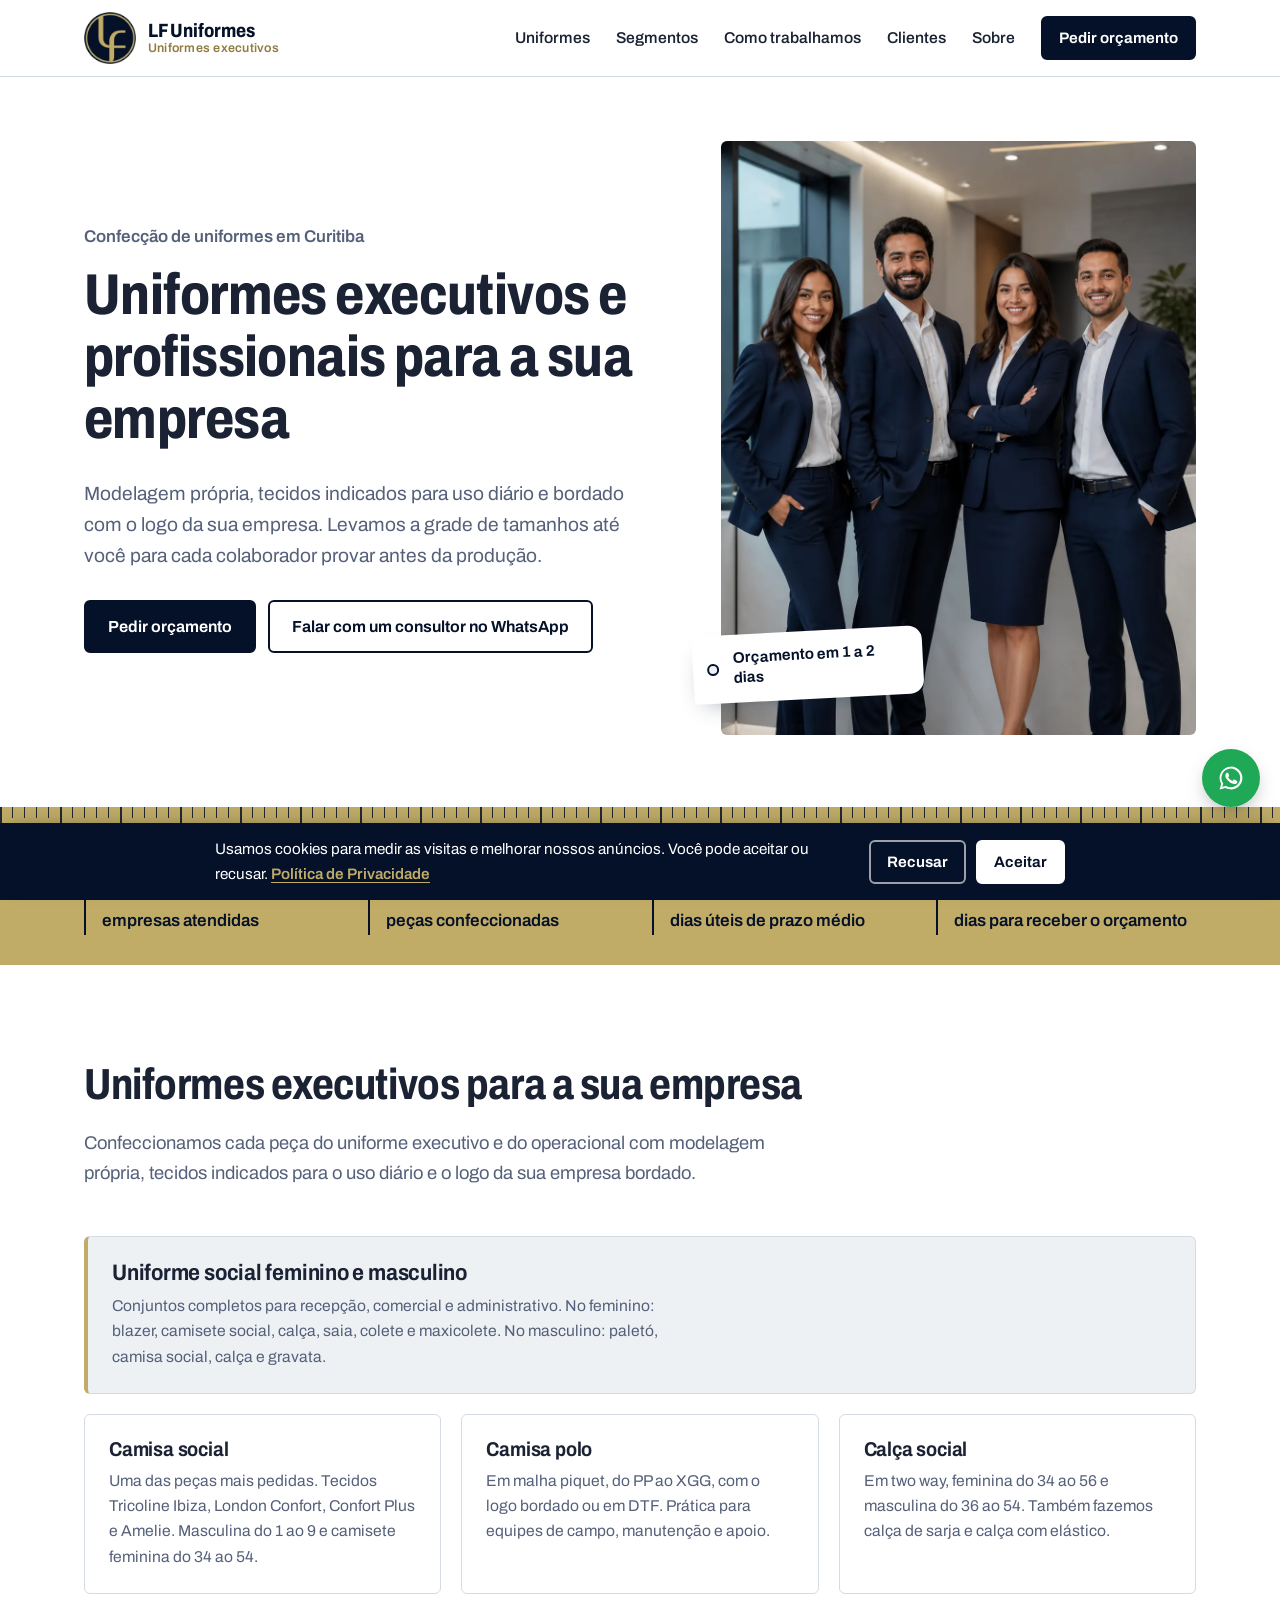
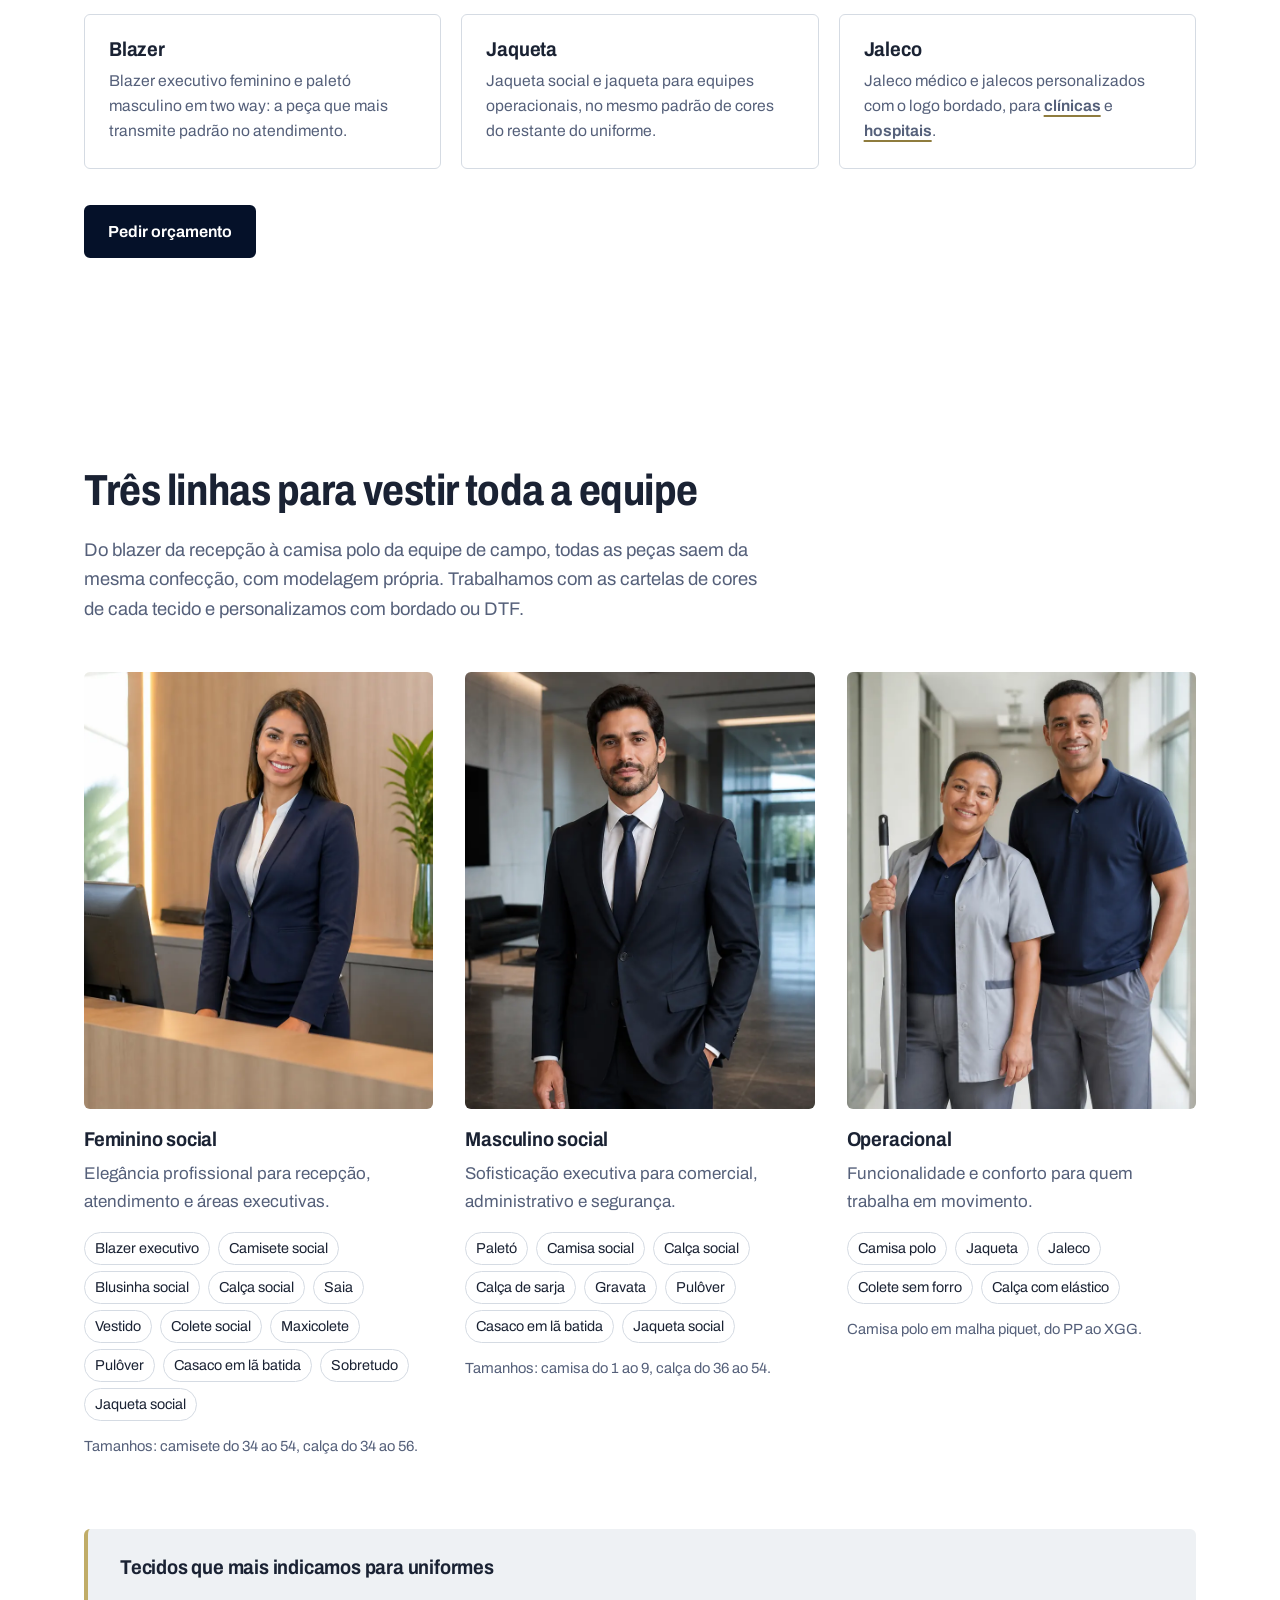
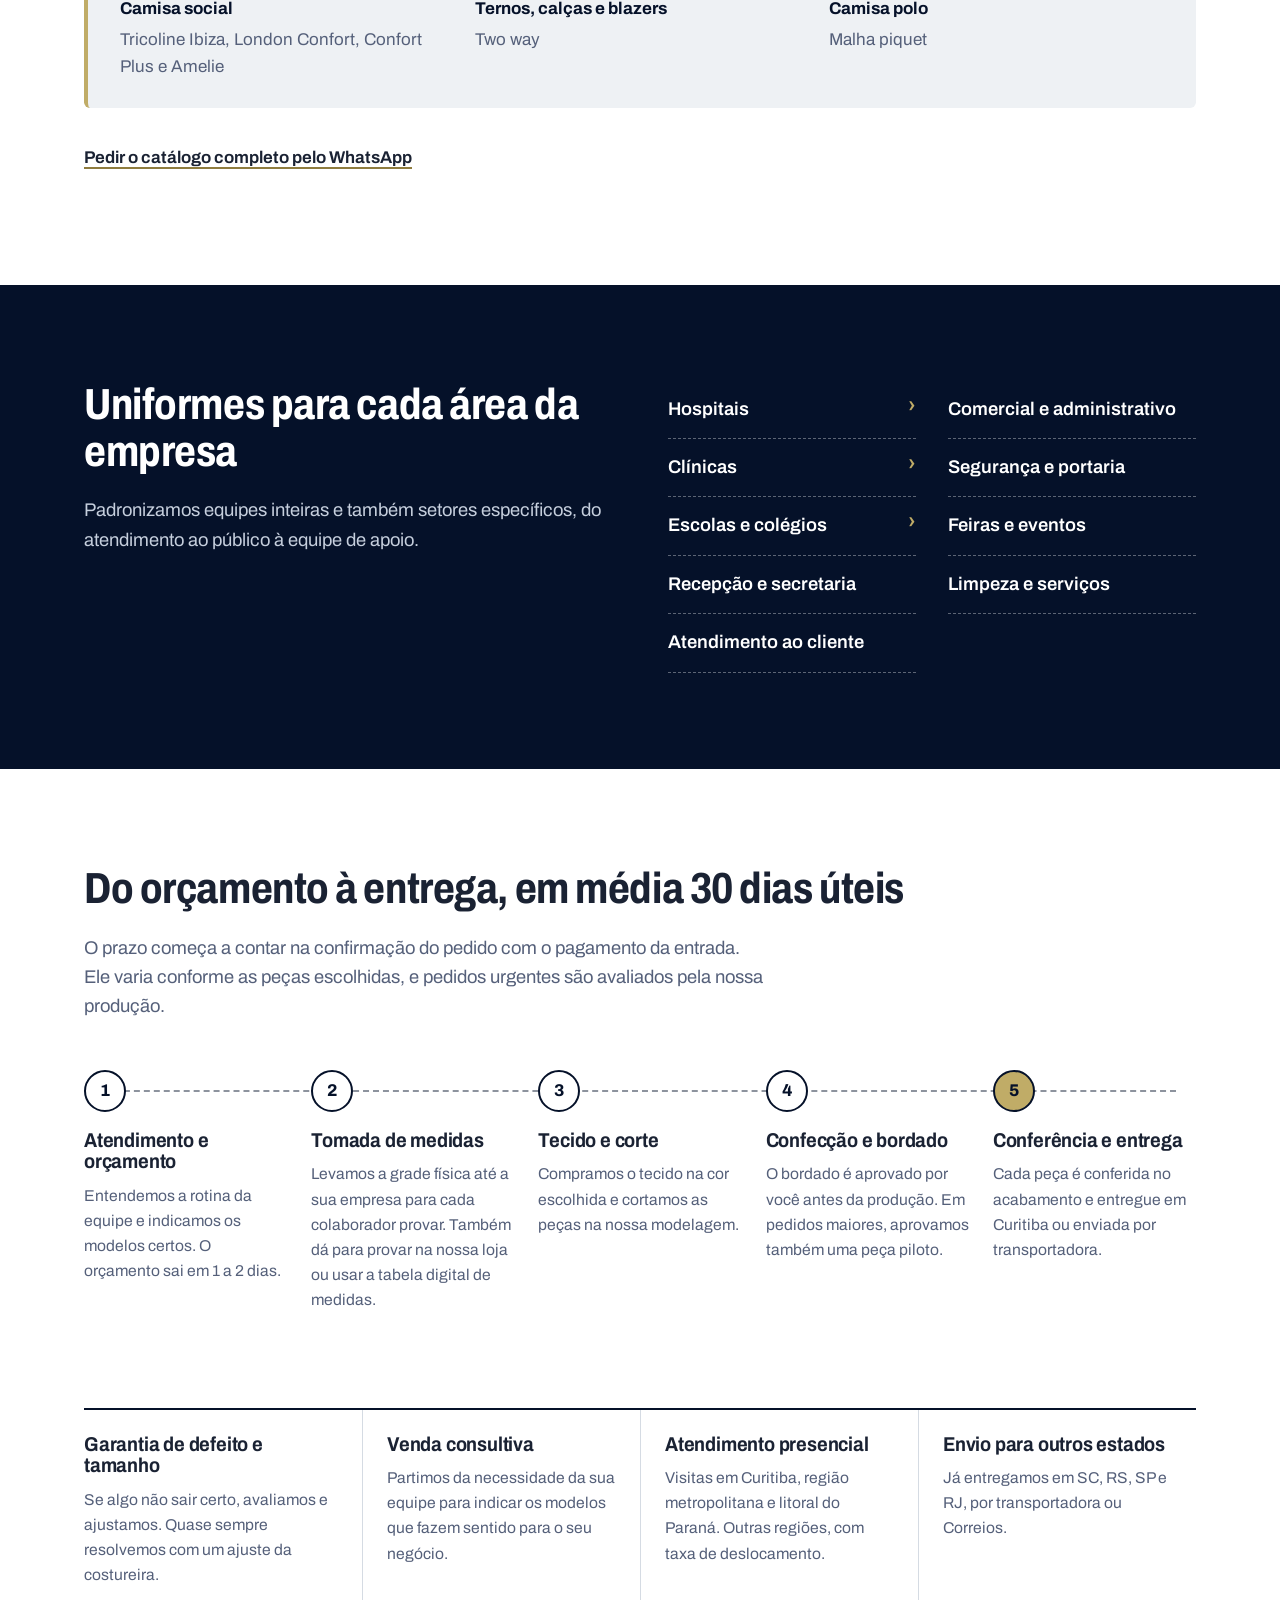
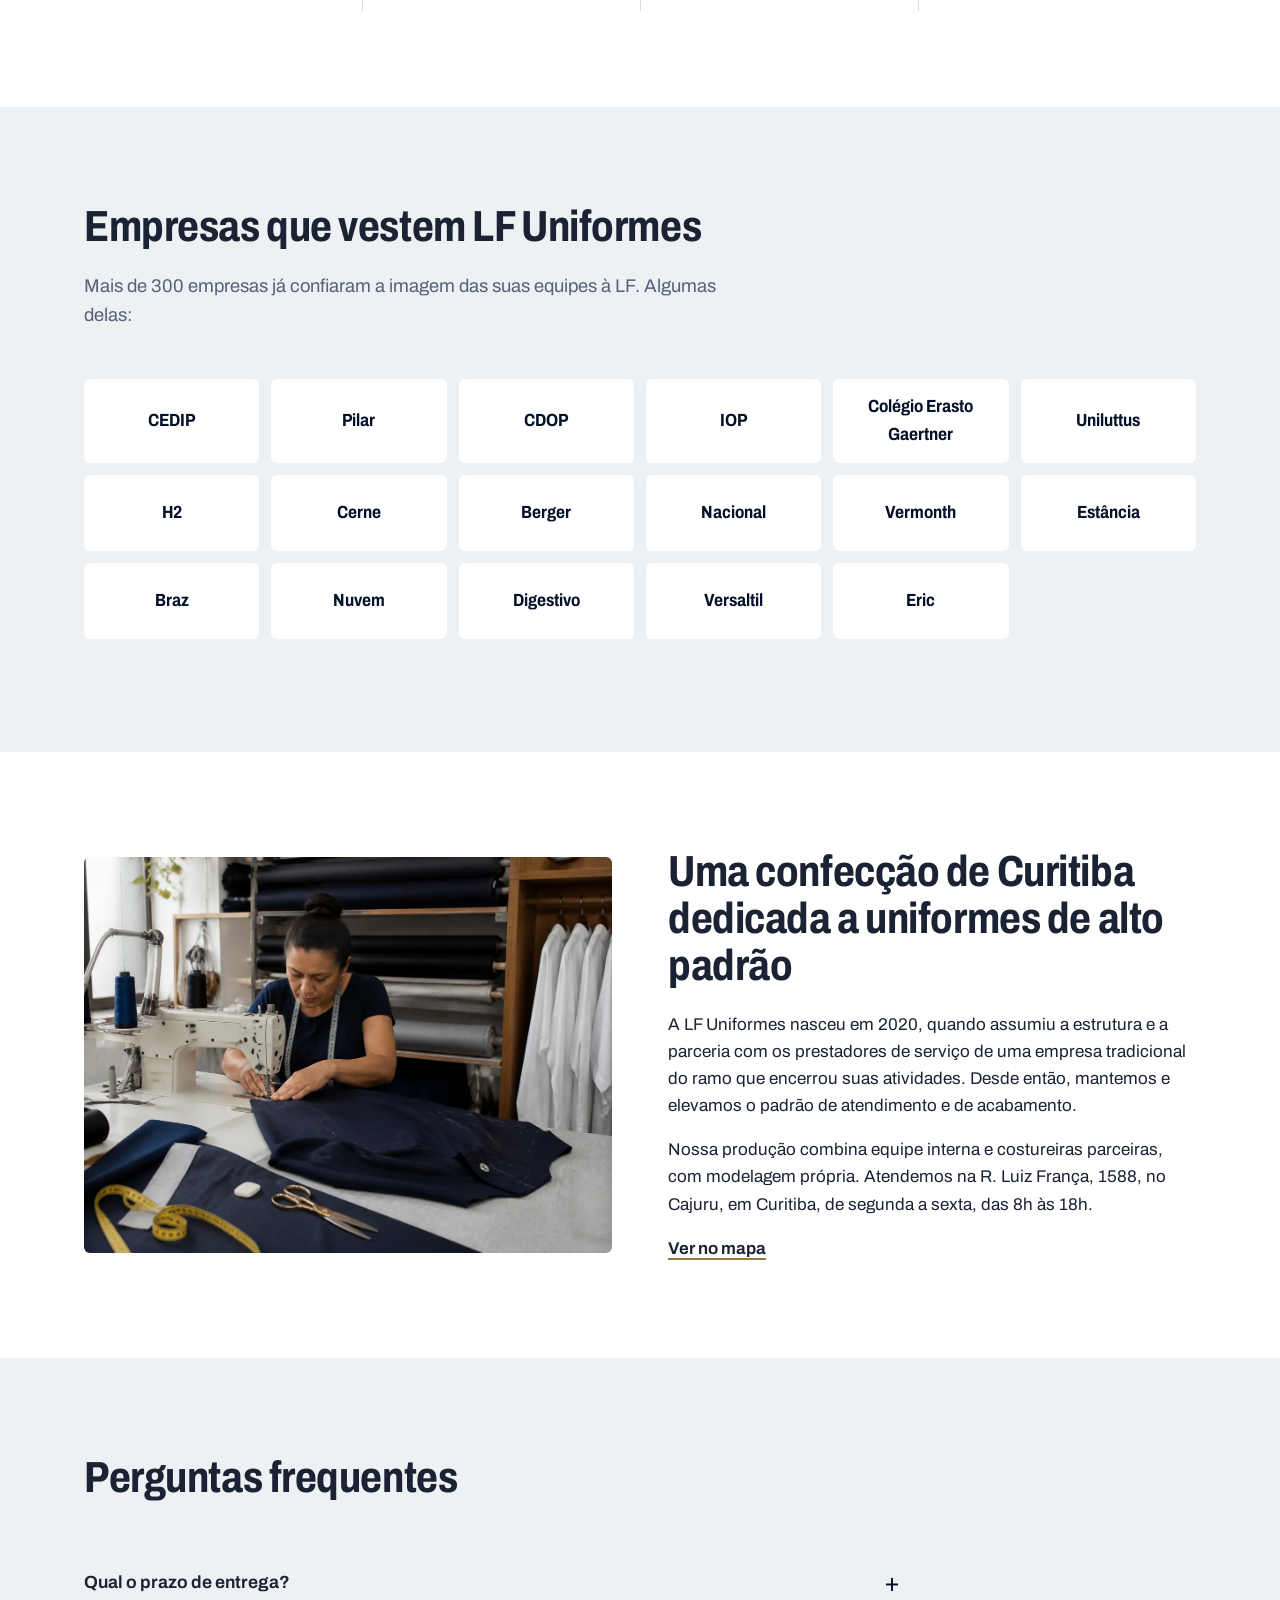
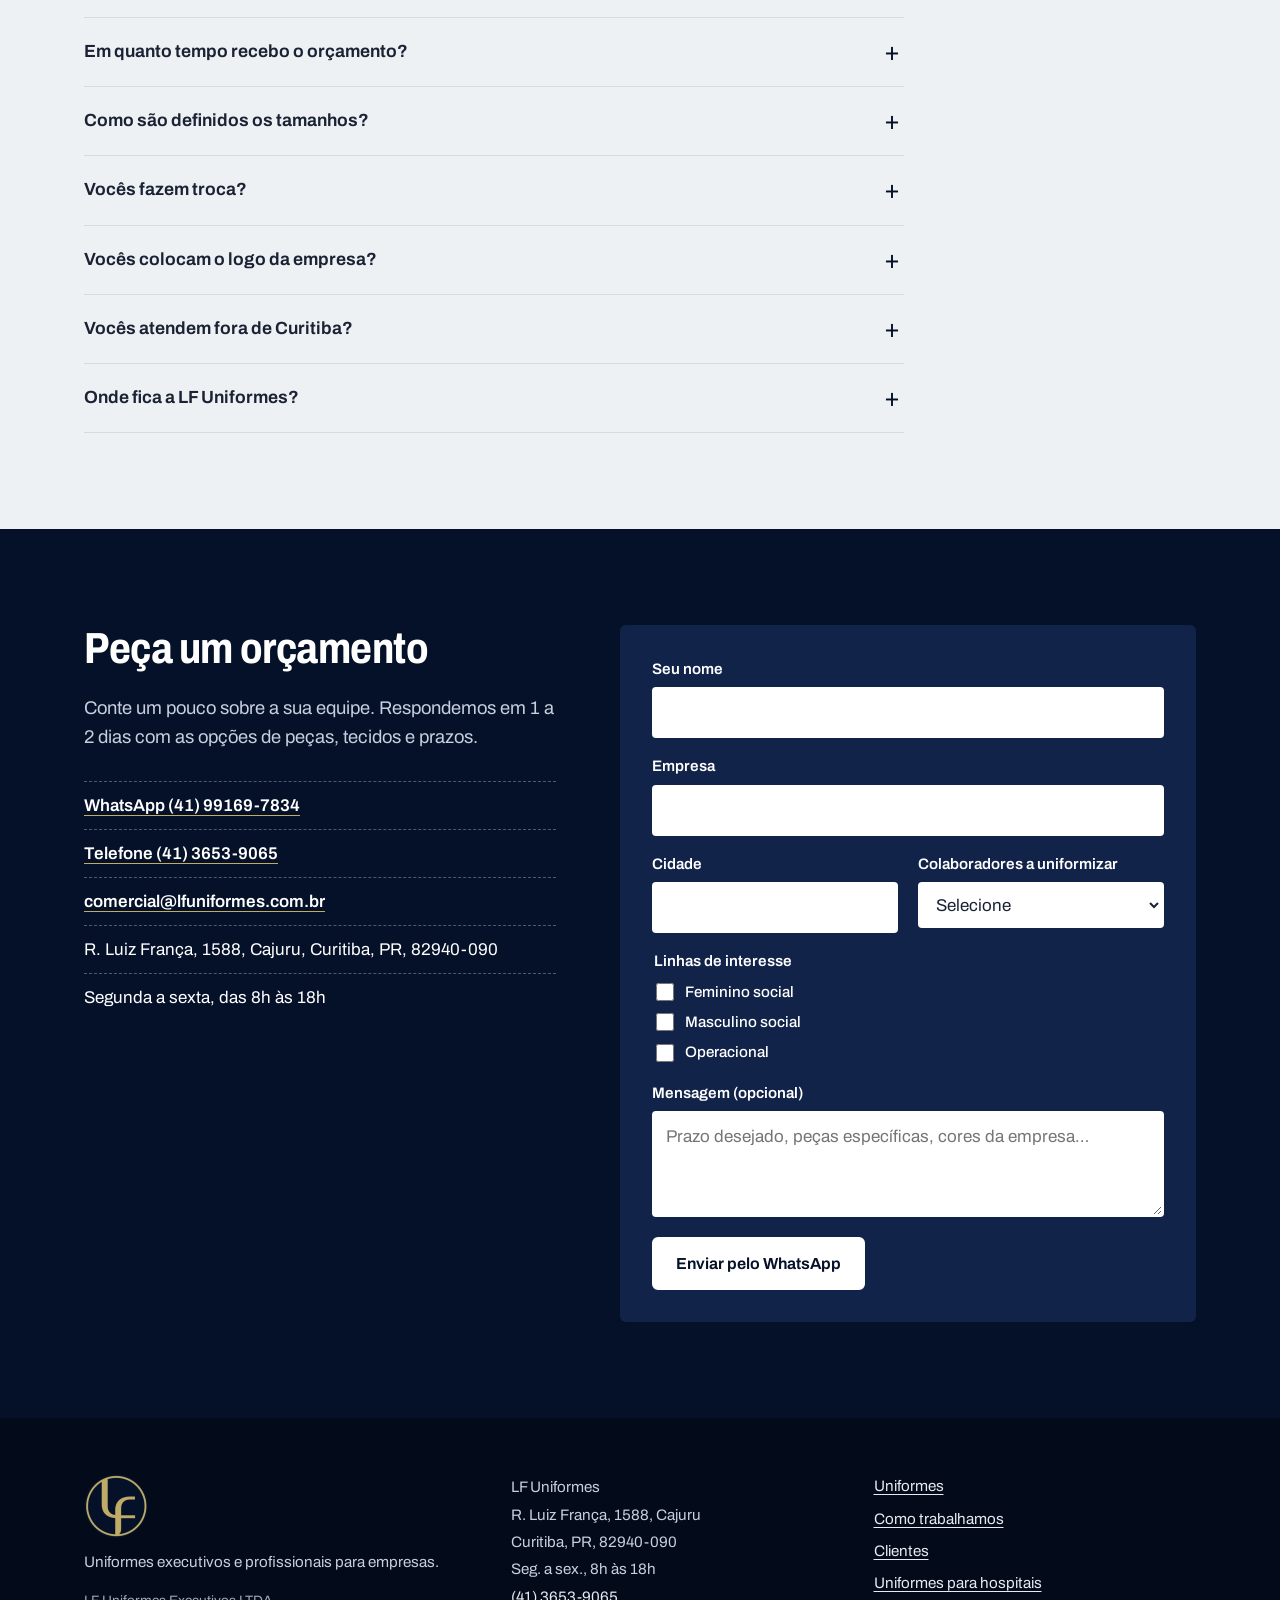
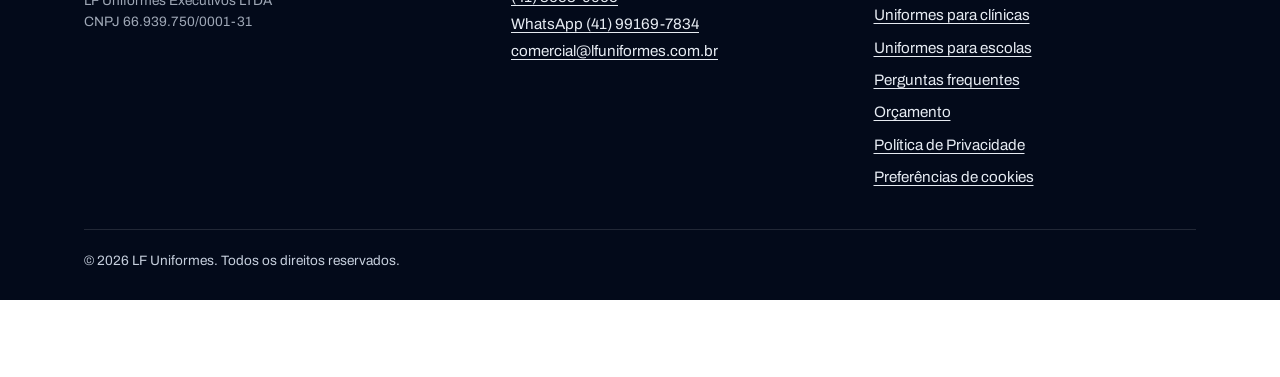
<file: index.html>
<!DOCTYPE html>
<html lang="pt-BR">
<head>
  <meta charset="utf-8">
  <!-- Consent Mode do Google: tudo negado até o visitante aceitar (antes do GTM) -->
  <script>
  window.dataLayer = window.dataLayer || [];
  function gtag(){dataLayer.push(arguments);}
  gtag('consent', 'default', {
    ad_storage: 'denied',
    ad_user_data: 'denied',
    ad_personalization: 'denied',
    analytics_storage: 'denied',
    wait_for_update: 500
  });
  try {
    var lfc = JSON.parse(localStorage.getItem('lf_consentimento') || 'null');
    if (lfc && lfc.valor === 'granted' && lfc.expira_em > Date.now()) {
      gtag('consent', 'update', {ad_storage: 'granted', ad_user_data: 'granted', ad_personalization: 'granted', analytics_storage: 'granted'});
    }
  } catch (e) {}
  </script>
  <!-- Google Tag Manager -->
  <script>(function(w,d,s,l,i){w[l]=w[l]||[];w[l].push({'gtm.start':
  new Date().getTime(),event:'gtm.js'});var f=d.getElementsByTagName(s)[0],
  j=d.createElement(s),dl=l!='dataLayer'?'&l='+l:'';j.async=true;j.src=
  'https://www.googletagmanager.com/gtm.js?id='+i+dl;f.parentNode.insertBefore(j,f);
  })(window,document,'script','dataLayer','GTM-PGRMXWQ');</script>
  <!-- End Google Tag Manager -->
  <meta name="viewport" content="width=device-width, initial-scale=1">
  <title>Uniformes Executivos e Profissionais em Curitiba | LF Uniformes</title>
  <meta name="description" content="Confecção de uniformes executivos e profissionais em Curitiba. Modelagem própria, bordado com prova, medidas tiradas na sua empresa e prazo médio de 30 dias úteis. Orçamento em 1 a 2 dias.">
  <link rel="canonical" href="https://lfuniformes.com.br/">
  <meta name="robots" content="index, follow, max-image-preview:large">
  <meta name="theme-color" content="#051129">

  <meta property="og:type" content="website">
  <meta property="og:locale" content="pt_BR">
  <meta property="og:site_name" content="LF Uniformes">
  <meta property="og:url" content="https://lfuniformes.com.br/">
  <meta property="og:title" content="LF Uniformes | Uniformes executivos e profissionais em Curitiba">
  <meta property="og:description" content="Uniformes sociais e operacionais com modelagem própria e bordado. Medidas tiradas na sua empresa e orçamento em 1 a 2 dias.">
  <meta property="og:image" content="https://lfuniformes.com.br/img/og-image.jpg">
  <meta property="og:image:width" content="1200">
  <meta property="og:image:height" content="630">
  <meta name="twitter:card" content="summary_large_image">

  <link rel="icon" type="image/png" href="/img/favicon.png">
  <link rel="apple-touch-icon" href="/img/apple-touch-icon.png">
  <link rel="preconnect" href="https://fonts.googleapis.com">
  <link rel="preconnect" href="https://fonts.gstatic.com" crossorigin>
  <link href="https://fonts.googleapis.com/css2?family=Archivo:wdth,wght@75..100,400..800&display=swap" rel="stylesheet">
  <link rel="preload" as="image" href="/img/hero.webp" type="image/webp">
  <style>
/* LF Uniformes — estilos base
   Paleta da marca (logo): azul-marinho #051129 e dourado #C0AC67 */
:root {
  --marinho: #051129;
  --marinho-2: #12234a;
  --papel: #eef1f4;
  --branco: #ffffff;
  --fita: #c0ac67;
  --fita-escuro: #8f7c3e;
  --tinta: #1a2233;
  --tinta-2: #55607a;
  --linha: #d5dbe3;
  --fonte: "Archivo", "Helvetica Neue", Arial, sans-serif;
  --larg: 1160px;
  --raio: 6px;
}

*, *::before, *::after { box-sizing: border-box; }
html { scroll-behavior: smooth; scroll-padding-top: 84px; }
@media (prefers-reduced-motion: reduce) { html { scroll-behavior: auto; } }

body {
  margin: 0;
  font-family: var(--fonte);
  font-size: 1.0625rem;
  line-height: 1.6;
  color: var(--tinta);
  background: var(--branco);
  -webkit-font-smoothing: antialiased;
}
img { max-width: 100%; height: auto; display: block; }
a { color: inherit; }
h1, h2, h3 { font-stretch: 82%; line-height: 1.08; margin: 0 0 .5em; letter-spacing: -0.01em; }
h1 { font-size: clamp(2.3rem, 4.6vw, 3.6rem); font-weight: 750; }
h2 { font-size: clamp(1.85rem, 3.4vw, 2.75rem); font-weight: 720; }
h3 { font-size: 1.25rem; font-weight: 680; font-stretch: 90%; }
p { margin: 0 0 1em; max-width: 62ch; }

:focus-visible { outline: 3px solid var(--fita); outline-offset: 3px; border-radius: 2px; }

.skip { position: absolute; left: -999px; top: 8px; background: var(--fita); color: var(--marinho); padding: 8px 14px; z-index: 100; }
.skip:focus { left: 8px; }

/* Botões e links */
.btn {
  display: inline-flex; align-items: center; justify-content: center;
  min-height: 48px; padding: 12px 22px;
  background: var(--marinho); color: var(--branco);
  border: 2px solid var(--marinho); border-radius: var(--raio);
  font: inherit; font-weight: 650; font-size: 1rem; text-decoration: none; cursor: pointer;
  transition: background .15s, color .15s;
}
.btn:hover { background: var(--marinho-2); border-color: var(--marinho-2); }
.btn--sm { min-height: 40px; padding: 8px 16px; font-size: .95rem; }
.btn--linha { background: transparent; color: var(--marinho); }
.btn--linha:hover { background: var(--marinho); color: var(--branco); }
.btn--claro { background: var(--branco); color: var(--marinho); border-color: var(--branco); }
.btn--claro:hover { background: var(--fita); border-color: var(--fita); }
.btn--linha-clara { background: transparent; color: var(--branco); border-color: rgba(255,255,255,.6); }
.btn--linha-clara:hover { border-color: var(--branco); background: rgba(255,255,255,.08); }
.link { font-weight: 650; text-underline-offset: 4px; text-decoration-thickness: 2px; text-decoration-color: var(--fita-escuro); }
.link:hover { text-decoration-color: currentColor; }

/* Topo */
.topo { position: sticky; top: 0; z-index: 50; background: rgba(255,255,255,.96); border-bottom: 1px solid var(--linha); backdrop-filter: blur(6px); }
.topo__in { max-width: var(--larg); margin: 0 auto; padding: 12px 24px; display: flex; align-items: center; justify-content: space-between; gap: 24px; }
.marca { display: inline-flex; align-items: center; gap: 12px; text-decoration: none; color: var(--marinho); }
.marca img { height: 52px; width: 52px; }
.marca__nome { display: flex; flex-direction: column; line-height: 1.05; }
.marca__nome strong { font-size: 1.2rem; font-weight: 750; font-stretch: 85%; }
.marca__nome span { font-size: .78rem; font-weight: 600; color: var(--fita-escuro); letter-spacing: .02em; }
.rodape__logo { height: 64px; width: 64px; margin-bottom: 12px; }
.nav { display: flex; align-items: center; gap: 26px; }
.nav a:not(.btn) { text-decoration: none; font-weight: 550; font-size: .98rem; color: var(--tinta); }
.nav a:not(.btn):hover { text-decoration: underline; text-decoration-color: var(--fita); text-decoration-thickness: 2px; text-underline-offset: 6px; }
.menu-btn { display: none; font: inherit; font-weight: 650; background: none; border: 2px solid var(--marinho); color: var(--marinho); border-radius: var(--raio); padding: 6px 14px; cursor: pointer; }

/* Hero */
.hero {
  max-width: var(--larg); margin: 0 auto; padding: 64px 24px 72px;
  display: grid; grid-template-columns: 1.1fr .9fr; gap: 56px; align-items: center;
}
.hero__local { font-weight: 600; color: var(--tinta-2); margin-bottom: 14px; }
.hero__sub { font-size: 1.2rem; color: var(--tinta-2); max-width: 52ch; }
.hero__ctas { display: flex; flex-wrap: wrap; gap: 12px; margin-top: 28px; }
.hero__img { margin: 0; position: relative; }
.hero__img img { width: 100%; aspect-ratio: 4 / 5; object-fit: cover; border-radius: var(--raio); background: var(--papel); }

/* Etiqueta de roupa pendurada na foto */
.etiqueta {
  position: absolute; left: -28px; bottom: 36px;
  background: var(--branco); color: var(--marinho);
  font-weight: 650; font-size: .95rem; line-height: 1.3;
  padding: 14px 18px 14px 40px; max-width: 230px;
  border-radius: 4px 14px 14px 4px;
  box-shadow: 0 10px 24px -12px rgba(19,35,63,.45);
  transform: rotate(-3deg);
}
.etiqueta__furo { position: absolute; left: 14px; top: 50%; width: 12px; height: 12px; margin-top: -6px; border-radius: 50%; border: 2px solid var(--marinho); background: var(--papel); }

/* Fita métrica: o elemento marcante da página */
.fita { background: var(--fita); color: var(--marinho); position: relative; overflow: hidden; }
.fita__regua {
  height: 22px;
  background:
    repeating-linear-gradient(90deg, var(--marinho) 0 2px, transparent 2px 60px),
    repeating-linear-gradient(90deg, var(--marinho) 0 1px, transparent 1px 12px);
  background-size: 100% 22px, 100% 11px;
  background-repeat: repeat-x;
  opacity: .85;
}
.fita__dados { max-width: var(--larg); margin: 0 auto; padding: 18px 24px 30px; display: grid; grid-template-columns: repeat(4, 1fr); gap: 24px; }
.fita__dados div { display: flex; flex-direction: column-reverse; border-left: 2px solid var(--marinho); padding-left: 16px; }
.fita__dados dd { margin: 0; font-size: clamp(2.2rem, 4.5vw, 3.4rem); font-weight: 800; font-stretch: 75%; line-height: 1; font-variant-numeric: tabular-nums; }
.fita__dados dt { font-weight: 600; margin-top: 6px; }

/* Seções */
.secao { max-width: var(--larg); margin: 0 auto; padding: 96px 24px; }
.secao--escura, .secao--clara { max-width: none; }
.secao--escura { background: var(--marinho); color: var(--branco); }
.secao--clara { background: var(--papel); }
.secao--escura > *, .secao--clara > * { max-width: calc(var(--larg) - 48px); margin-left: auto; margin-right: auto; }
.secao__cab { margin-bottom: 48px; }
.secao__cab p { font-size: 1.15rem; color: var(--tinta-2); }
.secao__acao { margin-top: 36px; }

/* Linhas de produto */
.linhas { display: grid; grid-template-columns: repeat(3, 1fr); gap: 32px; }
.linha img { width: 100%; aspect-ratio: 4 / 5; object-fit: cover; border-radius: var(--raio); background: var(--papel); margin-bottom: 20px; }
.linha > p { color: var(--tinta-2); }
.pecas { list-style: none; padding: 0; margin: 0; display: flex; flex-wrap: wrap; gap: 6px 8px; }
.pecas li { font-size: .9rem; padding: 4px 10px; border: 1px solid var(--linha); border-radius: 999px; }

/* Ficha técnica nas linhas e bloco de tecidos */
.ficha { margin-top: 14px; font-size: .92rem; color: var(--tinta-2); }
.tecidos { margin-top: 56px; padding: 28px 32px; background: var(--papel); border-radius: var(--raio); border-left: 4px solid var(--fita); }
.tecidos h3 { margin-bottom: 16px; }
.tecidos dl { margin: 0; display: grid; grid-template-columns: repeat(3, 1fr); gap: 20px; }
.tecidos dt { font-weight: 700; color: var(--marinho); }
.tecidos dd { margin: 4px 0 0; color: var(--tinta-2); }
.rodape__cnpj { font-size: .85rem; opacity: .8; margin-top: 12px; }
@media (max-width: 760px) { .tecidos dl { grid-template-columns: 1fr; } .tecidos { padding: 22px; } }

/* Páginas internas (segmentos) */
.migalhas { max-width: var(--larg); margin: 24px auto 0; padding: 0 24px; font-size: .9rem; color: var(--tinta-2); }
.migalhas ol { list-style: none; display: flex; flex-wrap: wrap; gap: 6px; margin: 0; padding: 0; }
.migalhas li + li::before { content: "/"; margin-right: 6px; color: var(--linha); }
.migalhas a { color: var(--tinta-2); }
.hero--interna { padding-top: 32px; }
.resposta { font-size: 1.2rem; color: var(--tinta); max-width: 58ch; }
.tabela-areas { width: 100%; border-collapse: collapse; margin-top: 8px; }
.tabela-areas th, .tabela-areas td { text-align: left; vertical-align: top; padding: 16px 16px 16px 0; border-bottom: 1px solid var(--linha); }
.tabela-areas th { font-size: .9rem; color: var(--tinta-2); font-weight: 600; border-bottom: 2px solid var(--marinho); }
.tabela-areas td:first-child { font-weight: 700; color: var(--marinho); width: 30%; }
.motivos { display: grid; grid-template-columns: repeat(2, 1fr); gap: 32px 48px; }
.motivos p { color: var(--tinta-2); }
.aviso { margin-top: 32px; padding: 18px 22px; background: var(--papel); border-left: 4px solid var(--fita); border-radius: var(--raio); }
.aviso p { margin: 0; }
.outros-segmentos { display: flex; flex-wrap: wrap; gap: 10px; list-style: none; padding: 0; margin: 0; }
.outros-segmentos a { display: inline-block; padding: 10px 16px; border: 1px solid var(--linha); border-radius: 999px; text-decoration: none; font-weight: 600; }
.outros-segmentos a:hover { border-color: var(--marinho); }
.segmentos__lista a { text-decoration: none; color: inherit; display: flex; justify-content: space-between; }
.segmentos__lista a::after { content: "›"; color: var(--fita); font-size: 1.4rem; line-height: 1; }
.segmentos__lista a:hover { color: var(--fita); }
@media (max-width: 760px) {
  .motivos { grid-template-columns: 1fr; }
  .migalhas { padding: 0 20px; }
  .tabela-areas, .tabela-areas tbody, .tabela-areas tr, .tabela-areas td { display: block; width: 100% !important; }
  .tabela-areas thead { display: none; }
  .tabela-areas td { padding: 4px 0; border: 0; }
  .tabela-areas tr { padding: 14px 0; border-bottom: 1px solid var(--linha); }
}

/* Blog */
.blog-cab { max-width: var(--larg); margin: 0 auto; padding: 40px 24px 8px; }
.blog-cab p { font-size: 1.15rem; color: var(--tinta-2); }
.categorias { list-style: none; display: flex; flex-wrap: wrap; gap: 8px; padding: 0; margin: 24px 0 0; }
.categorias a { display: inline-block; padding: 8px 14px; border: 1px solid var(--linha); border-radius: 999px; text-decoration: none; font-weight: 600; font-size: .95rem; }
.categorias a:hover, .categorias a[aria-current] { border-color: var(--marinho); background: var(--marinho); color: var(--branco); }
.cards { display: grid; grid-template-columns: repeat(3, 1fr); gap: 24px; list-style: none; padding: 0; margin: 0; }
.card { border: 1px solid var(--linha); border-radius: var(--raio); padding: 24px; display: flex; flex-direction: column; gap: 10px; background: var(--branco); }
.card__cat { font-size: .85rem; font-weight: 700; color: var(--fita-escuro); }
.card h3 { margin: 0; font-size: 1.25rem; }
.card h3 a { text-decoration: none; }
.card h3 a:hover { text-decoration: underline; text-decoration-color: var(--fita); }
.card p { color: var(--tinta-2); font-size: .98rem; margin: 0; }
.card time { font-size: .85rem; color: var(--tinta-2); margin-top: auto; }
.blog-vazio { color: var(--tinta-2); }

.artigo { max-width: 760px; margin: 0 auto; padding: 32px 24px 24px; }
.artigo__cat { font-weight: 700; color: var(--fita-escuro); text-decoration: none; }
.artigo h1 { font-size: clamp(2rem, 4vw, 3rem); margin-top: 10px; }
.artigo__meta { color: var(--tinta-2); font-size: .95rem; margin-bottom: 24px; }
.artigo__resumo { font-size: 1.2rem; line-height: 1.55; padding: 20px 24px; background: var(--papel); border-left: 4px solid var(--fita); border-radius: var(--raio); margin: 0 0 32px; max-width: none; }
.artigo__corpo { font-size: 1.1rem; line-height: 1.7; }
.artigo__corpo p, .artigo__corpo li { max-width: 68ch; }
.artigo__corpo h2 { font-size: 1.75rem; margin-top: 48px; }
.artigo__corpo h3 { margin-top: 32px; }
.artigo__corpo ul, .artigo__corpo ol { padding-left: 1.3em; margin: 0 0 1em; }
.artigo__corpo li { margin-bottom: 6px; }
.artigo__corpo a { text-decoration-color: var(--fita-escuro); text-underline-offset: 3px; text-decoration-thickness: 2px; font-weight: 600; }
.artigo__corpo table { width: 100%; border-collapse: collapse; margin: 24px 0; font-size: 1rem; }
.artigo__corpo th, .artigo__corpo td { text-align: left; vertical-align: top; padding: 12px 12px 12px 0; border-bottom: 1px solid var(--linha); }
.artigo__corpo th { border-bottom: 2px solid var(--marinho); font-size: .92rem; }
.tabela-rolagem { overflow-x: auto; }
.artigo .faq { margin-top: 8px; }

.material { margin: 40px 0; padding: 28px; background: var(--marinho); color: var(--branco); border-radius: var(--raio); }
.material h2 { margin: 0 0 8px; font-size: 1.5rem; color: var(--branco); }
.material > p { color: #c6cfdd; margin-bottom: 18px; }
.material .form { padding: 0; background: none; }
.material__ok { font-weight: 600; color: var(--fita); margin: 0; }

.artigo-cta { max-width: 760px; margin: 16px auto 0; padding: 0 24px 72px; }
.artigo-cta > div { border-top: 2px solid var(--marinho); padding-top: 28px; }
.relacionados { max-width: var(--larg); margin: 0 auto; padding: 0 24px 96px; }
@media (max-width: 980px) { .cards { grid-template-columns: 1fr 1fr; } }
@media (max-width: 760px) { .cards { grid-template-columns: 1fr; } .material { padding: 22px; } .blog-cab { padding: 28px 20px 0; } }

/* Bloco de peças da home */
.pecas-grade { display: grid; grid-template-columns: repeat(3, 1fr); gap: 20px; }
.peca { border: 1px solid var(--linha); border-radius: var(--raio); padding: 24px; background: var(--branco); }
.peca h3 { margin-bottom: 8px; }
.peca p { color: var(--tinta-2); font-size: .98rem; margin: 0; }
.peca--destaque { grid-column: span 3; background: var(--papel); border-left: 4px solid var(--fita); }
.peca--destaque h3 { font-size: 1.4rem; }

/* Seção de jalecos */
.jalecos { display: grid; grid-template-columns: 1.1fr .9fr; gap: 48px; align-items: start; }
.lista-check { list-style: none; padding: 0; margin: 0; }
.lista-check li { position: relative; padding: 12px 0 12px 32px; border-bottom: 1px solid var(--linha); }
.lista-check li::before { content: ""; position: absolute; left: 4px; top: 19px; width: 12px; height: 7px; border-left: 2px solid var(--fita-escuro); border-bottom: 2px solid var(--fita-escuro); transform: rotate(-45deg); }

/* Marcador de conteúdo a validar com a LF */
.validar { background: #fff1b8; color: #6b4f00; padding: 0 4px; border-radius: 3px; font-weight: 600; }

/* Bloco de planejamento (escolas) */
.planejamento { max-width: calc(var(--larg) - 48px); margin: 0 auto 0; padding: 24px 28px; background: var(--papel); border-left: 4px solid var(--fita); border-radius: var(--raio); }
.planejamento h2 { font-size: 1.4rem; margin-bottom: 8px; }
.planejamento p { margin: 0; font-size: 1.1rem; }
.secao--planejamento { padding-top: 0; }

/* Política de privacidade */
.texto-legal { max-width: 760px; margin: 0 auto; padding: 32px 24px 96px; }
.texto-legal h2 { font-size: 1.5rem; margin-top: 40px; }
.texto-legal p, .texto-legal li { max-width: 70ch; }
.texto-legal ul { padding-left: 1.3em; }

/* Aviso de cookies */
.aviso-cookies { position: fixed; left: 0; right: 0; bottom: 0; z-index: 70; background: var(--marinho); color: var(--branco); padding: 14px 24px; display: flex; align-items: center; justify-content: center; gap: 16px 24px; flex-wrap: wrap; box-shadow: 0 -6px 18px -10px rgba(0,0,0,.4); }
.aviso-cookies p { margin: 0; font-size: .95rem; max-width: 70ch; }
.aviso-cookies a { color: var(--fita); font-weight: 600; text-underline-offset: 3px; }
.aviso-cookies__acoes { display: flex; gap: 10px; }
.aviso-cookies .btn--sm { min-height: 40px; }
body.com-aviso { padding-bottom: var(--aviso-h, 0px); }
body.com-aviso .wa-flutuante { bottom: calc(var(--aviso-h, 0px) + 16px); }
.rodape__legal { display: flex; flex-wrap: wrap; gap: 8px 20px; }
.rodape__legal a { color: #c6cfdd; }
@media (max-width: 980px) {
  .pecas-grade { grid-template-columns: 1fr 1fr; }
  .peca--destaque { grid-column: span 2; }
  .jalecos { grid-template-columns: 1fr; gap: 24px; }
}
@media (max-width: 760px) {
  .pecas-grade { grid-template-columns: 1fr; }
  .peca--destaque { grid-column: auto; }
  .aviso-cookies { padding: 12px 16px; justify-content: flex-start; }
  .aviso-cookies p { font-size: .9rem; }
  .aviso-cookies__acoes { width: 100%; }
  .aviso-cookies__acoes .btn { flex: 1; }
  .planejamento { margin: 0 20px; padding: 20px; }
}

/* Segmentos */
.segmentos { display: grid; grid-template-columns: 1fr 1fr; gap: 56px; align-items: start; }
.segmentos p { color: #c6cfdd; font-size: 1.15rem; }
.segmentos__lista { list-style: none; margin: 0; padding: 0; columns: 2; column-gap: 32px; }
.segmentos__lista li { break-inside: avoid; padding: 14px 0; border-bottom: 1px dashed rgba(255,255,255,.35); font-size: 1.15rem; font-weight: 600; }

/* Processo: costura tracejada ligando as etapas */
.costura { list-style: none; counter-reset: etapa; padding: 0; margin: 0 0 80px; display: grid; grid-template-columns: repeat(5, 1fr); gap: 24px; position: relative; }
.costura::before { content: ""; position: absolute; left: 20px; right: 20px; top: 20px; border-top: 2px dashed var(--marinho); opacity: .45; }
.costura li { counter-increment: etapa; position: relative; padding-top: 60px; }
.costura li::before {
  content: counter(etapa);
  position: absolute; top: 0; left: 0; width: 42px; height: 42px; border-radius: 50%;
  display: grid; place-items: center;
  background: var(--branco); border: 2px solid var(--marinho); color: var(--marinho);
  font-weight: 750; font-variant-numeric: tabular-nums;
}
.costura li:last-child::before { background: var(--fita); }
.costura p { font-size: .98rem; color: var(--tinta-2); }

.diferenciais { display: grid; grid-template-columns: repeat(4, 1fr); gap: 0; border-top: 2px solid var(--marinho); }
.diferenciais > div { padding: 24px 24px 8px 0; }
.diferenciais > div + div { padding-left: 24px; border-left: 1px solid var(--linha); }
.diferenciais p { color: var(--tinta-2); font-size: .98rem; }

/* Clientes */
.logos { list-style: none; padding: 0; display: grid; grid-template-columns: repeat(6, 1fr); gap: 12px; }
.logos li { background: var(--branco); border-radius: var(--raio); min-height: 76px; display: grid; place-items: center; padding: 14px; font-weight: 700; font-stretch: 85%; font-size: 1.1rem; color: var(--marinho); text-align: center; }

/* Sobre */
.sobre { display: grid; grid-template-columns: 1fr 1fr; gap: 56px; align-items: center; }
.sobre img { width: 100%; aspect-ratio: 4 / 3; object-fit: cover; border-radius: var(--raio); background: var(--papel); }

/* FAQ */
.faq details { max-width: 820px; }
.faq details { border-bottom: 1px solid var(--linha); }
.faq summary { cursor: pointer; list-style: none; padding: 20px 40px 20px 0; font-weight: 650; font-size: 1.1rem; position: relative; }
.faq summary::-webkit-details-marker { display: none; }
.faq summary::after { content: "+"; position: absolute; right: 4px; top: 14px; font-size: 1.6rem; font-weight: 400; color: var(--marinho); }
.faq details[open] summary::after { content: "–"; }
.faq details p { color: var(--tinta-2); padding-bottom: 12px; }

/* Contato / orçamento */
.contato { display: grid; grid-template-columns: .9fr 1.1fr; gap: 64px; align-items: start; }
.contato > div > p { color: #c6cfdd; font-size: 1.15rem; }
.contato__dados { list-style: none; padding: 0; margin: 28px 0 0; }
.contato__dados li { padding: 10px 0; border-top: 1px dashed rgba(255,255,255,.3); }
.contato__dados a { font-weight: 600; text-decoration-color: var(--fita); text-underline-offset: 4px; }

.form { display: grid; grid-template-columns: 1fr 1fr; gap: 16px 20px; background: var(--marinho-2); padding: 32px; border-radius: var(--raio); }
.campo { grid-column: 1 / -1; display: flex; flex-direction: column; gap: 6px; border: 0; padding: 0; margin: 0; }
.campo--meia { grid-column: span 1; }
.campo label, .campo legend { font-weight: 600; font-size: .95rem; }
.campo legend { margin-bottom: 6px; }
.form input:not([type=checkbox]), .form select, .form textarea {
  font: inherit; color: var(--tinta); background: var(--branco);
  border: 2px solid transparent; border-radius: 4px; padding: 10px 12px; min-height: 46px;
}
.form input:focus, .form select:focus, .form textarea:focus { outline: none; border-color: var(--fita); }
.check { display: inline-flex; align-items: center; gap: 8px; font-weight: 500 !important; margin-right: 18px; }
.check input { width: 18px; height: 18px; accent-color: var(--fita); }
.form__erro { grid-column: 1 / -1; margin: 0; color: #ffd58a; font-weight: 600; }
.form__acoes { grid-column: 1 / -1; display: flex; flex-wrap: wrap; gap: 12px; margin-top: 4px; }

/* Rodapé */
.rodape { background: #030a1a; color: #c6cfdd; padding: 56px 24px 28px; font-size: .95rem; }
.rodape__in { max-width: calc(var(--larg) - 48px); margin: 0 auto; display: grid; grid-template-columns: 1.2fr 1fr 1fr; gap: 40px; }
.rodape address { font-style: normal; line-height: 1.8; }
.rodape nav { display: flex; flex-direction: column; gap: 8px; }
.rodape a { color: #e6ebf2; text-underline-offset: 3px; }
.rodape__fim { max-width: calc(var(--larg) - 48px); margin: 40px auto 0; padding-top: 20px; border-top: 1px solid rgba(255,255,255,.12); font-size: .85rem; }

/* WhatsApp flutuante */
.wa-flutuante { position: fixed; right: 20px; bottom: 20px; z-index: 60; width: 58px; height: 58px; border-radius: 50%; display: grid; place-items: center; background: #1fa855; color: #fff; box-shadow: 0 8px 20px -6px rgba(0,0,0,.35); }
.wa-flutuante:hover { background: #178a45; }

/* Imagem ausente (antes de copiar /public/images): mantém o espaço sem quebrar o layout */
img.sem-img { visibility: hidden; }

/* Responsivo */
@media (max-width: 980px) {
  .hero, .segmentos, .sobre, .contato { grid-template-columns: 1fr; gap: 40px; }
  .hero { padding-top: 40px; }
  .etiqueta { left: 12px; }
  .linhas { grid-template-columns: 1fr 1fr; }
  .costura { grid-template-columns: 1fr; gap: 0; }
  .costura::before { left: 20px; right: auto; top: 20px; bottom: 20px; border-top: 0; border-left: 2px dashed var(--marinho); }
  .costura li { padding: 0 0 28px 64px; }
  .diferenciais { grid-template-columns: 1fr 1fr; }
  .diferenciais > div:nth-child(3) { border-left: 0; padding-left: 0; }
  .logos { grid-template-columns: repeat(4, 1fr); }
  .fita__dados { grid-template-columns: 1fr 1fr; }
  .rodape__in { grid-template-columns: 1fr 1fr; }
}
@media (max-width: 760px) {
  .marca img { height: 44px; width: 44px; }
  .menu-btn { display: inline-block; }
  .nav { display: none; position: absolute; top: 100%; left: 0; right: 0; background: var(--branco); flex-direction: column; align-items: stretch; gap: 0; padding: 8px 24px 20px; border-bottom: 1px solid var(--linha); }
  .nav.aberto { display: flex; }
  .nav a:not(.btn) { padding: 12px 0; border-bottom: 1px solid var(--linha); }
  .nav .btn { margin-top: 14px; }
  .secao { padding: 64px 20px; }
  .linhas { grid-template-columns: 1fr; }
  .segmentos__lista { columns: 1; }
  .diferenciais { grid-template-columns: 1fr; }
  .diferenciais > div, .diferenciais > div + div { border-left: 0; padding-left: 0; border-bottom: 1px solid var(--linha); }
  .logos { grid-template-columns: repeat(3, 1fr); }
  .form { grid-template-columns: 1fr; padding: 22px; }
  .campo--meia { grid-column: 1 / -1; }
  .rodape__in { grid-template-columns: 1fr; }
}

</style>

  <script type="application/ld+json">
  {
    "@context": "https://schema.org",
    "@graph": [
      {
        "@type": ["LocalBusiness", "ClothingStore"],
        "@id": "https://lfuniformes.com.br/#empresa",
        "name": "LF Uniformes",
        "legalName": "LF Uniformes Executivos LTDA",
        "taxID": "66.939.750/0001-31",
        "url": "https://lfuniformes.com.br/",
        "logo": "https://lfuniformes.com.br/img/logo.png",
        "image": "https://lfuniformes.com.br/img/og-image.jpg",
        "description": "Confecção de uniformes executivos e profissionais em Curitiba, com modelagem própria, bordado e DTF, tomada de medidas na empresa do cliente e prazo médio de 30 dias úteis.",
        "foundingDate": "2020",
        "founder": {"@type": "Person", "name": "Carlos Alberto dos Santos"},
        "telephone": "+55-41-3653-9065",
        "email": "comercial@lfuniformes.com.br",
        "address": {
          "@type": "PostalAddress",
          "streetAddress": "R. Luiz França, 1588",
          "addressLocality": "Curitiba",
          "addressRegion": "PR",
          "postalCode": "82940-090",
          "addressCountry": "BR"
        },
        "openingHoursSpecification": [{
          "@type": "OpeningHoursSpecification",
          "dayOfWeek": ["Monday", "Tuesday", "Wednesday", "Thursday", "Friday"],
          "opens": "08:00",
          "closes": "18:00"
        }],
        "areaServed": [
          {"@type": "City", "name": "Curitiba"},
          {"@type": "AdministrativeArea", "name": "Região Metropolitana de Curitiba"},
          {"@type": "AdministrativeArea", "name": "Litoral do Paraná"},
          {"@type": "State", "name": "Paraná"},
          {"@type": "State", "name": "Santa Catarina"},
          {"@type": "State", "name": "Rio Grande do Sul"},
          {"@type": "State", "name": "São Paulo"},
          {"@type": "State", "name": "Rio de Janeiro"}
        ],
        "knowsAbout": ["uniformes executivos", "uniformes profissionais", "jalecos personalizados", "jaleco médico", "uniformes para hospitais e clínicas", "uniformes escolares para colaboradores", "camisa social para uniforme", "camisa polo piquet", "bordado em uniformes", "confecção de uniformes"],
        "hasOfferCatalog": {
          "@type": "OfferCatalog",
          "name": "Linhas de uniformes",
          "itemListElement": [
            {"@type": "OfferCatalog", "name": "Feminino social"},
            {"@type": "OfferCatalog", "name": "Masculino social"},
            {"@type": "OfferCatalog", "name": "Operacional"}
          ]
        }
      },
      {
        "@type": "WebSite",
        "@id": "https://lfuniformes.com.br/#site",
        "url": "https://lfuniformes.com.br/",
        "name": "LF Uniformes",
        "inLanguage": "pt-BR",
        "publisher": {"@id": "https://lfuniformes.com.br/#empresa"}
      },
      {
        "@type": "FAQPage",
        "mainEntity": [
          {"@type": "Question", "name": "Qual o prazo de entrega dos uniformes da LF Uniformes?", "acceptedAnswer": {"@type": "Answer", "text": "O prazo médio é de 30 dias úteis, contados a partir da confirmação do pedido e do pagamento da entrada. Ele pode ser menor ou maior conforme as peças escolhidas. Prazos urgentes são avaliados pelo setor de produção."}},
          {"@type": "Question", "name": "Em quanto tempo recebo o orçamento?", "acceptedAnswer": {"@type": "Answer", "text": "Em 1 a 2 dias após o primeiro contato."}},
          {"@type": "Question", "name": "Como são definidos os tamanhos dos uniformes?", "acceptedAnswer": {"@type": "Answer", "text": "Há três opções: a equipe da LF vai até a empresa com uma grade física para os colaboradores provarem, o cliente tira as medidas na loja da LF em Curitiba, ou o próprio cliente escolhe os tamanhos por uma tabela digital de medidas."}},
          {"@type": "Question", "name": "A LF Uniformes faz troca de peças?", "acceptedAnswer": {"@type": "Answer", "text": "Não há troca, porque as peças são personalizadas. A LF dá garantia para defeito e para tamanho: os casos são avaliados e quase sempre resolvidos com ajustes feitos pela costureira."}},
          {"@type": "Question", "name": "A LF Uniformes coloca o logo da empresa nos uniformes?", "acceptedAnswer": {"@type": "Answer", "text": "Sim, com bordado ou DTF. O bordado passa por uma prova para aprovação antes da produção. Em pedidos maiores, também é feita uma peça piloto."}},
          {"@type": "Question", "name": "A LF Uniformes atende fora de Curitiba?", "acceptedAnswer": {"@type": "Answer", "text": "O atendimento presencial cobre Curitiba, a região metropolitana e o litoral do Paraná; outras regiões têm taxa de deslocamento. As entregas são feitas por transportadora ou Correios, já atendendo Santa Catarina, Rio Grande do Sul, São Paulo e Rio de Janeiro. O frete é cobrado conforme a região."}},
          {"@type": "Question", "name": "Onde fica a LF Uniformes?", "acceptedAnswer": {"@type": "Answer", "text": "Na R. Luiz França, 1588, Cajuru, Curitiba, PR, CEP 82940-090. Atendimento de segunda a sexta, das 8h às 18h."}}
        ]
      }
    ]
  }
  </script>
</head>
<body>
  <!-- Google Tag Manager (noscript) -->
  <noscript><iframe src="https://www.googletagmanager.com/ns.html?id=GTM-PGRMXWQ" height="0" width="0" style="display:none;visibility:hidden"></iframe></noscript>
  <!-- End Google Tag Manager (noscript) -->
  <a class="skip" href="#conteudo">Pular para o conteúdo</a>

  <header class="topo">
    <div class="topo__in">
      <a href="/" class="marca" aria-label="LF Uniformes, página inicial">
        <img src="/img/logo.png" alt="" width="52" height="52">
        <span class="marca__nome"><strong>LF Uniformes</strong><span>Uniformes executivos</span></span>
      </a>
      <button class="menu-btn" aria-expanded="false" aria-controls="menu">Menu</button>
      <nav id="menu" class="nav" aria-label="Principal">
        <a href="#pecas">Uniformes</a>
        <a href="#segmentos">Segmentos</a>
        <a href="#como-trabalhamos">Como trabalhamos</a>
        <a href="#clientes">Clientes</a>
        <a href="#sobre">Sobre</a>
        <a href="#orcamento" class="btn btn--sm">Pedir orçamento</a>
      </nav>
    </div>
  </header>

  <main id="conteudo">

    <section class="hero">
      <div class="hero__txt">
        <p class="hero__local">Confecção de uniformes em Curitiba</p>
        <h1>Uniformes executivos e profissionais para a sua empresa</h1>
        <p class="hero__sub">Modelagem própria, tecidos indicados para uso diário e bordado com o logo da sua empresa. Levamos a grade de tamanhos até você para cada colaborador provar antes da produção.</p>
        <div class="hero__ctas">
          <a class="btn" href="#orcamento">Pedir orçamento</a>
          <a class="btn btn--linha" href="https://wa.me/5541991697834?text=Oi%2C%20vim%20pelo%20site!%20Gostaria%20de%20falar%20com%20um%20consultor." target="_blank" rel="noopener" data-wa="hero">Falar com um consultor no WhatsApp</a>
        </div>
      </div>
      <figure class="hero__img">
        <img src="/img/hero.webp" alt="Equipe de profissionais com uniformes executivos azul-marinho" width="1000" height="1239" fetchpriority="high" decoding="async">
        <figcaption class="etiqueta">
          <span class="etiqueta__furo" aria-hidden="true"></span>
          Orçamento em 1 a 2 dias
        </figcaption>
      </figure>
    </section>

    <section class="fita" aria-label="LF Uniformes em números">
      <div class="fita__regua" aria-hidden="true"></div>
      <dl class="fita__dados">
        <div><dt>empresas atendidas</dt><dd>300+</dd></div>
        <div><dt>peças confeccionadas</dt><dd>35.000+</dd></div>
        <div><dt>dias úteis de prazo médio</dt><dd>30</dd></div>
        <div><dt>dias para receber o orçamento</dt><dd>1 a 2</dd></div>
      </dl>
    </section>

    <section id="pecas" class="secao">
      <div class="secao__cab">
        <h2>Uniformes executivos para a sua empresa</h2>
        <p>Confeccionamos cada peça do uniforme executivo e do operacional com modelagem própria, tecidos indicados para o uso diário e o logo da sua empresa bordado.</p>
      </div>
      <div class="pecas-grade">
        <article class="peca peca--destaque">
          <h3>Uniforme social feminino e masculino</h3>
          <p>Conjuntos completos para recepção, comercial e administrativo. No feminino: blazer, camisete social, calça, saia, colete e maxicolete. No masculino: paletó, camisa social, calça e gravata.</p>
        </article>
        <article class="peca">
          <h3>Camisa social</h3>
          <p>Uma das peças mais pedidas. Tecidos Tricoline Ibiza, London Confort, Confort Plus e Amelie. Masculina do 1 ao 9 e camisete feminina do 34 ao 54.</p>
        </article>
        <article class="peca">
          <h3>Camisa polo</h3>
          <p>Em malha piquet, do PP ao XGG, com o logo bordado ou em DTF. Prática para equipes de campo, manutenção e apoio.</p>
        </article>
        <article class="peca">
          <h3>Calça social</h3>
          <p>Em two way, feminina do 34 ao 56 e masculina do 36 ao 54. Também fazemos calça de sarja e calça com elástico.</p>
        </article>
        <article class="peca">
          <h3>Blazer</h3>
          <p>Blazer executivo feminino e paletó masculino em two way: a peça que mais transmite padrão no atendimento.</p>
        </article>
        <article class="peca">
          <h3>Jaqueta</h3>
          <p>Jaqueta social e jaqueta para equipes operacionais, no mesmo padrão de cores do restante do uniforme.</p>
        </article>
        <article class="peca">
          <h3>Jaleco</h3>
          <p>Jaleco médico e jalecos personalizados com o logo bordado, para <a class="link" href="/uniformes-para-clinicas/">clínicas</a> e <a class="link" href="/uniformes-para-hospitais/">hospitais</a>.</p>
        </article>
      </div>
      <p class="secao__acao"><a class="btn" href="#orcamento">Pedir orçamento</a></p>
    </section>

    <section id="linhas" class="secao">
      <div class="secao__cab">
        <h2>Três linhas para vestir toda a equipe</h2>
        <p>Do blazer da recepção à camisa polo da equipe de campo, todas as peças saem da mesma confecção, com modelagem própria. Trabalhamos com as cartelas de cores de cada tecido e personalizamos com bordado ou DTF.</p>
      </div>
      <div class="linhas">
        <article class="linha">
          <img src="/img/feminino.webp" alt="Recepcionista com uniforme social feminino: blazer azul-marinho e blusa branca" loading="lazy" decoding="async" width="800" height="992">
          <h3>Feminino social</h3>
          <p>Elegância profissional para recepção, atendimento e áreas executivas.</p>
          <ul class="pecas">
            <li>Blazer executivo</li><li>Camisete social</li><li>Blusinha social</li><li>Calça social</li><li>Saia</li><li>Vestido</li><li>Colete social</li><li>Maxicolete</li><li>Pulôver</li><li>Casaco em lã batida</li><li>Sobretudo</li><li>Jaqueta social</li>
          </ul>
          <p class="ficha">Tamanhos: camisete do 34 ao 54, calça do 34 ao 56.</p>
        </article>
        <article class="linha">
          <img src="/img/masculino.webp" alt="Profissional com uniforme social masculino: paletó, camisa branca e gravata" loading="lazy" decoding="async" width="800" height="992">
          <h3>Masculino social</h3>
          <p>Sofisticação executiva para comercial, administrativo e segurança.</p>
          <ul class="pecas">
            <li>Paletó</li><li>Camisa social</li><li>Calça social</li><li>Calça de sarja</li><li>Gravata</li><li>Pulôver</li><li>Casaco em lã batida</li><li>Jaqueta social</li>
          </ul>
          <p class="ficha">Tamanhos: camisa do 1 ao 9, calça do 36 ao 54.</p>
        </article>
        <article class="linha">
          <img src="/img/operacional.webp" alt="Equipe de serviços com uniforme operacional: camisa polo e jaleco" loading="lazy" decoding="async" width="800" height="992">
          <h3>Operacional</h3>
          <p>Funcionalidade e conforto para quem trabalha em movimento.</p>
          <ul class="pecas">
            <li>Camisa polo</li><li>Jaqueta</li><li>Jaleco</li><li>Colete sem forro</li><li>Calça com elástico</li>
          </ul>
          <p class="ficha">Camisa polo em malha piquet, do PP ao XGG.</p>
        </article>
      </div>

      <div class="tecidos">
        <h3>Tecidos que mais indicamos para uniformes</h3>
        <dl>
          <div><dt>Camisa social</dt><dd>Tricoline Ibiza, London Confort, Confort Plus e Amelie</dd></div>
          <div><dt>Ternos, calças e blazers</dt><dd>Two way</dd></div>
          <div><dt>Camisa polo</dt><dd>Malha piquet</dd></div>
        </dl>
      </div>
      <p class="secao__acao"><a class="link" href="https://wa.me/5541991697834?text=Oi%2C%20vim%20pelo%20site!%20Gostaria%20de%20mais%20informa%C3%A7%C3%B5es%20para%20or%C3%A7amento." target="_blank" rel="noopener" data-wa="linhas">Pedir o catálogo completo pelo WhatsApp</a></p>
    </section>

    <section id="segmentos" class="secao secao--escura">
      <div class="segmentos">
        <div>
          <h2>Uniformes para cada área da empresa</h2>
          <p>Padronizamos equipes inteiras e também setores específicos, do atendimento ao público à equipe de apoio.</p>
        </div>
        <ul class="segmentos__lista">
          <li><a href="/uniformes-para-hospitais/">Hospitais</a></li>
          <li><a href="/uniformes-para-clinicas/">Clínicas</a></li>
          <li><a href="/uniformes-para-escolas/">Escolas e colégios</a></li>
          <li>Recepção e secretaria</li>
          <li>Atendimento ao cliente</li>
          <li>Comercial e administrativo</li>
          <li>Segurança e portaria</li>
          <li>Feiras e eventos</li>
          <li>Limpeza e serviços</li>
        </ul>
      </div>
    </section>

    <section id="como-trabalhamos" class="secao">
      <div class="secao__cab">
        <h2>Do orçamento à entrega, em média 30 dias úteis</h2>
        <p>O prazo começa a contar na confirmação do pedido com o pagamento da entrada. Ele varia conforme as peças escolhidas, e pedidos urgentes são avaliados pela nossa produção.</p>
      </div>
      <ol class="costura">
        <li><h3>Atendimento e orçamento</h3><p>Entendemos a rotina da equipe e indicamos os modelos certos. O orçamento sai em 1 a 2 dias.</p></li>
        <li><h3>Tomada de medidas</h3><p>Levamos a grade física até a sua empresa para cada colaborador provar. Também dá para provar na nossa loja ou usar a tabela digital de medidas.</p></li>
        <li><h3>Tecido e corte</h3><p>Compramos o tecido na cor escolhida e cortamos as peças na nossa modelagem.</p></li>
        <li><h3>Confecção e bordado</h3><p>O bordado é aprovado por você antes da produção. Em pedidos maiores, aprovamos também uma peça piloto.</p></li>
        <li><h3>Conferência e entrega</h3><p>Cada peça é conferida no acabamento e entregue em Curitiba ou enviada por transportadora.</p></li>
      </ol>

      <div class="diferenciais">
        <div><h3>Garantia de defeito e tamanho</h3><p>Se algo não sair certo, avaliamos e ajustamos. Quase sempre resolvemos com um ajuste da costureira.</p></div>
        <div><h3>Venda consultiva</h3><p>Partimos da necessidade da sua equipe para indicar os modelos que fazem sentido para o seu negócio.</p></div>
        <div><h3>Atendimento presencial</h3><p>Visitas em Curitiba, região metropolitana e litoral do Paraná. Outras regiões, com taxa de deslocamento.</p></div>
        <div><h3>Envio para outros estados</h3><p>Já entregamos em SC, RS, SP e RJ, por transportadora ou Correios.</p></div>
      </div>
    </section>

    <section id="clientes" class="secao secao--clara">
      <div class="secao__cab">
        <h2>Empresas que vestem LF Uniformes</h2>
        <p>Mais de 300 empresas já confiaram a imagem das suas equipes à LF. Algumas delas:</p>
      </div>
      <ul class="logos">
        <li>CEDIP</li>
        <li>Pilar</li>
        <li>CDOP</li>
        <li>IOP</li>
        <li>Colégio Erasto Gaertner</li>
        <li>Uniluttus</li>
        <li>H2</li>
        <li>Cerne</li>
        <li>Berger</li>
        <li>Nacional</li>
        <li>Vermonth</li>
        <li>Estância</li>
        <li>Braz</li>
        <li>Nuvem</li>
        <li>Digestivo</li>
        <li>Versaltil</li>
        <li>Eric</li>
      </ul>
    </section>

    <section id="sobre" class="secao">
      <div class="sobre">
        <img src="/img/confeccao.webp" alt="Costureira confeccionando um blazer azul-marinho em oficina de uniformes" loading="lazy" decoding="async" width="1200" height="897">
        <div>
          <h2>Uma confecção de Curitiba dedicada a uniformes de alto padrão</h2>
          <p>A LF Uniformes nasceu em 2020, quando assumiu a estrutura e a parceria com os prestadores de serviço de uma empresa tradicional do ramo que encerrou suas atividades. Desde então, mantemos e elevamos o padrão de atendimento e de acabamento.</p>
          <p>Nossa produção combina equipe interna e costureiras parceiras, com modelagem própria. Atendemos na R. Luiz França, 1588, no Cajuru, em Curitiba, de segunda a sexta, das 8h às 18h.</p>
          <a class="link" href="https://www.google.com/maps/search/?api=1&query=LF+Uniformes+R.+Luiz+Fran%C3%A7a+1588+Cajuru+Curitiba+PR" target="_blank" rel="noopener">Ver no mapa</a>
        </div>
      </div>
    </section>

    <section id="perguntas" class="secao secao--clara">
      <div class="secao__cab">
        <h2>Perguntas frequentes</h2>
      </div>
      <div class="faq">
        <details><summary>Qual o prazo de entrega?</summary><p>O prazo médio é de 30 dias úteis, contados a partir da confirmação do pedido e do pagamento da entrada. Ele pode ser menor ou maior conforme as peças escolhidas. Prazos urgentes são avaliados pela nossa produção.</p></details>
        <details><summary>Em quanto tempo recebo o orçamento?</summary><p>Em 1 a 2 dias após o primeiro contato.</p></details>
        <details><summary>Como são definidos os tamanhos?</summary><p>Há três opções: vamos até a sua empresa com uma grade física para os colaboradores provarem, a equipe prova na nossa loja em Curitiba, ou você escolhe os tamanhos pela nossa tabela digital de medidas.</p></details>
        <details><summary>Vocês fazem troca?</summary><p>Não fazemos troca, porque as peças são personalizadas. Damos garantia para defeito e para tamanho: avaliamos cada caso e quase sempre resolvemos com um ajuste da costureira.</p></details>
        <details><summary>Vocês colocam o logo da empresa?</summary><p>Sim, com bordado ou DTF. O bordado passa por uma prova para sua aprovação antes da produção. Em pedidos maiores, também fazemos uma peça piloto.</p></details>
        <details><summary>Vocês atendem fora de Curitiba?</summary><p>O atendimento presencial cobre Curitiba, a região metropolitana e o litoral do Paraná; outras regiões têm taxa de deslocamento. Enviamos por transportadora ou Correios e já entregamos em SC, RS, SP e RJ. O frete é cobrado conforme a região.</p></details>
        <details><summary>Onde fica a LF Uniformes?</summary><p>Na R. Luiz França, 1588, Cajuru, Curitiba, PR, CEP 82940-090. Atendemos de segunda a sexta, das 8h às 18h.</p></details>
      </div>
    </section>

    <section id="orcamento" class="secao secao--escura">
      <div class="contato">
        <div>
          <h2>Peça um orçamento</h2>
          <p>Conte um pouco sobre a sua equipe. Respondemos em 1 a 2 dias com as opções de peças, tecidos e prazos.</p>
          <ul class="contato__dados">
            <li><a href="https://wa.me/5541991697834?text=Oi%2C%20vim%20pelo%20site!%20Gostaria%20de%20solicitar%20um%20or%C3%A7amento." target="_blank" rel="noopener" data-wa="contato">WhatsApp (41) 99169-7834</a></li>
            <li><a href="tel:+554136539065">Telefone (41) 3653-9065</a></li>
            <li><a href="mailto:comercial@lfuniformes.com.br">comercial@lfuniformes.com.br</a></li>
            <li>R. Luiz França, 1588, Cajuru, Curitiba, PR, 82940-090</li>
            <li>Segunda a sexta, das 8h às 18h</li>
          </ul>
        </div>
        <form class="form" id="form-orcamento" data-segmento="home" novalidate>
          <div class="campo"><label for="f-nome">Seu nome</label><input id="f-nome" name="nome" autocomplete="name" required></div>
          <div class="campo"><label for="f-empresa">Empresa</label><input id="f-empresa" name="empresa" autocomplete="organization" required></div>
          <div class="campo campo--meia"><label for="f-cidade">Cidade</label><input id="f-cidade" name="cidade" autocomplete="address-level2"></div>
          <div class="campo campo--meia"><label for="f-qtd">Colaboradores a uniformizar</label>
            <select id="f-qtd" name="qtd">
              <option value="">Selecione</option>
              <option>Até 10</option><option>11 a 50</option><option>51 a 200</option><option>Mais de 200</option>
            </select>
          </div>
          <fieldset class="campo">
            <legend>Linhas de interesse</legend>
            <label class="check"><input type="checkbox" name="linha" value="Feminino social"> Feminino social</label>
            <label class="check"><input type="checkbox" name="linha" value="Masculino social"> Masculino social</label>
            <label class="check"><input type="checkbox" name="linha" value="Operacional"> Operacional</label>
          </fieldset>
          <div class="campo"><label for="f-msg">Mensagem (opcional)</label><textarea id="f-msg" name="mensagem" rows="3" placeholder="Prazo desejado, peças específicas, cores da empresa…"></textarea></div>
          <p class="form__erro" id="form-erro" role="alert" hidden></p>
          <div class="form__acoes">
            <button type="submit" class="btn btn--claro" data-canal="whatsapp">Enviar pelo WhatsApp</button>
          </div>
        </form>
      </div>
    </section>
  </main>

  <footer class="rodape">
    <div class="rodape__in">
      <div>
        <img class="rodape__logo" src="/img/logo.png" alt="LF Uniformes" width="64" height="64" loading="lazy">
        <p>Uniformes executivos e profissionais para empresas.</p>
        <p class="rodape__cnpj">LF Uniformes Executivos LTDA<br>CNPJ 66.939.750/0001-31</p>
      </div>
      <address>
        LF Uniformes<br>
        R. Luiz França, 1588, Cajuru<br>
        Curitiba, PR, 82940-090<br>
        Seg. a sex., 8h às 18h<br>
        <a href="tel:+554136539065">(41) 3653-9065</a><br>
        <a href="https://wa.me/5541991697834" target="_blank" rel="noopener" data-wa="rodape">WhatsApp (41) 99169-7834</a><br>
        <a href="mailto:comercial@lfuniformes.com.br">comercial@lfuniformes.com.br</a>
      </address>
      <nav aria-label="Rodapé">
        <a href="#linhas">Uniformes</a>
        <a href="#como-trabalhamos">Como trabalhamos</a>
        <a href="#clientes">Clientes</a>
        <a href="/uniformes-para-hospitais/">Uniformes para hospitais</a>
        <a href="/uniformes-para-clinicas/">Uniformes para clínicas</a>
        <a href="/uniformes-para-escolas/">Uniformes para escolas</a>
        <a href="#perguntas">Perguntas frequentes</a>
        <a href="#orcamento">Orçamento</a>
        <a href="/privacidade/">Política de Privacidade</a>
        <a href="#" data-reabrir-cookies>Preferências de cookies</a>
      </nav>
    </div>
    <p class="rodape__fim">© <span id="ano">2026</span> LF Uniformes. Todos os direitos reservados.</p>
  </footer>

  <a class="wa-flutuante" href="https://wa.me/5541991697834?text=Oi%2C%20vim%20pelo%20site!%20Gostaria%20de%20solicitar%20um%20or%C3%A7amento." target="_blank" rel="noopener" data-wa="flutuante" aria-label="Falar com a LF Uniformes no WhatsApp">
    <svg viewBox="0 0 32 32" width="28" height="28" aria-hidden="true"><path fill="currentColor" d="M16 3a13 13 0 0 0-11.2 19.6L3 29l6.6-1.7A13 13 0 1 0 16 3zm0 23.7c-2 0-3.9-.5-5.6-1.5l-.4-.2-3.9 1 1-3.8-.3-.4A10.7 10.7 0 1 1 16 26.7zm5.9-8c-.3-.2-1.9-1-2.2-1.1-.3-.1-.5-.2-.7.2l-1 1.2c-.2.2-.4.2-.7.1a8.8 8.8 0 0 1-4.4-3.8c-.3-.6.3-.5 1-1.7.1-.2 0-.4 0-.6l-1-2.4c-.3-.6-.5-.5-.7-.5h-.6c-.2 0-.6.1-.9.4-.3.3-1.2 1.1-1.2 2.8s1.2 3.2 1.4 3.5c.2.2 2.4 3.7 5.8 5.2 2.2.9 3 1 4.1.8.7-.1 1.9-.8 2.2-1.5.3-.8.3-1.4.2-1.5-.1-.2-.3-.3-.6-.4z"/></svg>
  </a>

  <script>
// LF Uniformes — scripts do site
(function () {
  var WHATSAPP = '5541991697834';
  var DIA = 24 * 60 * 60 * 1000;
  var CHAVE_ORIGEM = 'lf_origem';
  var CHAVE_CONSENTIMENTO = 'lf_consentimento';
  var CAMPOS_ORIGEM = ['utm_source', 'utm_medium', 'utm_campaign', 'utm_term', 'utm_content', 'gclid', 'gbraid', 'wbraid'];

  // ---------------------------------------------------------------------------
  // Utilidades
  // ---------------------------------------------------------------------------
  function lerStorage(chave) {
    try { return JSON.parse(window.localStorage.getItem(chave) || 'null'); } catch (e) { return null; }
  }
  function gravarStorage(chave, valor) {
    try { window.localStorage.setItem(chave, JSON.stringify(valor)); } catch (e) {}
  }
  function apagarStorage(chave) {
    try { window.localStorage.removeItem(chave); } catch (e) {}
  }

  window.dataLayer = window.dataLayer || [];
  if (typeof window.gtag !== 'function') {
    window.gtag = function () { window.dataLayer.push(arguments); };
  }
  function evento(nome, dados) {
    window.dataLayer.push(Object.assign({ event: nome }, dados || {}));
  }

  // Código curto do lead: LF-XXXXX (5 caracteres A-Z e 0-9)
  function gerarLeadId() {
    var letras = 'ABCDEFGHIJKLMNOPQRSTUVWXYZ0123456789', cod = '';
    var aleatorio = new Uint8Array(5);
    if (window.crypto && window.crypto.getRandomValues) {
      window.crypto.getRandomValues(aleatorio);
    } else {
      for (var i = 0; i < 5; i++) aleatorio[i] = Math.floor(Math.random() * 256);
    }
    for (var j = 0; j < 5; j++) cod += letras.charAt(aleatorio[j] % letras.length);
    return 'LF-' + cod;
  }

  // ---------------------------------------------------------------------------
  // Origem da visita (UTMs + clique do Google), validade de 90 dias,
  // regra de último clique pago: só sobrescreve quando a visita chega COM utm ou gclid.
  // ---------------------------------------------------------------------------
  (function capturarOrigem() {
    var params = new URLSearchParams(window.location.search);
    var nova = {}, temParametro = false;
    CAMPOS_ORIGEM.forEach(function (c) {
      var v = params.get(c);
      if (v) { nova[c] = v.slice(0, 200); temParametro = true; }
    });
    if (temParametro) {
      // Anúncio do Google com marcação automática e sem UTM: identifica como google/cpc
      if (!nova.utm_source && (nova.gclid || nova.gbraid || nova.wbraid)) {
        nova.utm_source = 'google';
        nova.utm_medium = nova.utm_medium || 'cpc';
      }
      nova.pagina_entrada = window.location.pathname;
      nova.capturado_em = Date.now();
      nova.expira_em = Date.now() + 90 * DIA;
      gravarStorage(CHAVE_ORIGEM, nova);
      return;
    }
    var salva = lerStorage(CHAVE_ORIGEM);
    if (salva && (!salva.expira_em || salva.expira_em < Date.now())) apagarStorage(CHAVE_ORIGEM);
  })();

  function origemSalva() {
    var o = lerStorage(CHAVE_ORIGEM);
    if (!o || !o.expira_em || o.expira_em < Date.now()) return null;
    return o;
  }

  // Campos de origem para o dataLayer (sempre presentes, vazios quando não há origem)
  function camposOrigem() {
    var o = origemSalva() || {};
    return {
      utm_source: o.utm_source || '',
      utm_medium: o.utm_medium || '',
      utm_campaign: o.utm_campaign || '',
      utm_term: o.utm_term || '',
      utm_content: o.utm_content || '',
      gclid: o.gclid || '',
      gbraid: o.gbraid || '',
      wbraid: o.wbraid || ''
    };
  }

  // Linha discreta no fim da mensagem do WhatsApp
  function linhaRastreio(leadId) {
    var o = origemSalva();
    if (!o || !o.utm_source) return 'Cód: ' + leadId + ' | Origem: direto/orgânico';
    return 'Cód: ' + leadId +
      ' | Origem: ' + o.utm_source + '/' + (o.utm_medium || '-') +
      ' | Campanha: ' + (o.utm_campaign || '-') +
      ' | Termo: ' + (o.utm_term || '-');
  }

  function abrirWhatsApp(texto) {
    window.open('https://wa.me/' + WHATSAPP + '?text=' + encodeURIComponent(texto), '_blank', 'noopener');
  }

  // ---------------------------------------------------------------------------
  // Ano do rodapé e menu mobile
  // ---------------------------------------------------------------------------
  var ano = document.getElementById('ano');
  if (ano) ano.textContent = new Date().getFullYear();

  var btn = document.querySelector('.menu-btn');
  var nav = document.getElementById('menu');
  if (btn && nav) {
    btn.addEventListener('click', function () {
      var aberto = nav.classList.toggle('aberto');
      btn.setAttribute('aria-expanded', aberto ? 'true' : 'false');
    });
    nav.addEventListener('click', function (e) {
      if (e.target.tagName === 'A') { nav.classList.remove('aberto'); btn.setAttribute('aria-expanded', 'false'); }
    });
  }

  // ---------------------------------------------------------------------------
  // Imagens: tenta variações comuns de nome/extensão antes de esconder o espaço
  // ---------------------------------------------------------------------------
  function variacoes(src) {
    var m = src.match(/^(.*\/)([^\/]+?)\.(\w+)$/);
    if (!m) return [];
    var pasta = m[1], nome = m[2], lista = [];
    var nomes = [nome, nome.charAt(0).toUpperCase() + nome.slice(1), nome.toUpperCase()];
    if (nome === 'confeccao') nomes.push('confecção', 'Confecção', 'confecçao');
    ['jpg', 'jpeg', 'png', 'webp', 'JPG', 'JPEG', 'PNG'].forEach(function (ext) {
      nomes.forEach(function (n) { lista.push(pasta + n + '.' + ext); });
    });
    return lista.filter(function (u) { return u !== src; });
  }
  function tentarProxima(img) {
    if (!img._fila) img._fila = variacoes(img.getAttribute('src'));
    var prox = img._fila.shift();
    if (prox) { img.src = prox; } else { img.classList.add('sem-img'); }
  }
  document.querySelectorAll('img').forEach(function (img) {
    img.addEventListener('error', function () { tentarProxima(img); });
    if (img.complete && img.naturalWidth === 0 && img.getAttribute('loading') !== 'lazy') tentarProxima(img);
  });

  // ---------------------------------------------------------------------------
  // Cliques no WhatsApp: gera o código do lead, acrescenta a linha de rastreio
  // na mensagem e envia o evento clique_whatsapp
  // ---------------------------------------------------------------------------
  document.querySelectorAll('a[href*="wa.me/"]').forEach(function (a) {
    a.addEventListener('click', function () {
      var leadId = gerarLeadId();
      try {
        var url = new URL(a.getAttribute('href'), window.location.href);
        var base = url.searchParams.get('text') || 'Oi, vim pelo site! Gostaria de falar com um consultor.';
        base = base.split('\n\nCód: ')[0];
        // monta com encodeURIComponent (%20 para espaços), formato que o WhatsApp sempre entende
        a.setAttribute('href', url.origin + url.pathname + '?text=' + encodeURIComponent(base + '\n\n' + linhaRastreio(leadId)));
      } catch (e) {}
      evento('clique_whatsapp', Object.assign({
        posicao: a.getAttribute('data-wa') || 'link',
        lead_id: leadId
      }, camposOrigem()));
    });
  });

  // ---------------------------------------------------------------------------
  // Formulários de materiais (blog): webhook (n8n/CRM), se configurado, ou WhatsApp
  // ---------------------------------------------------------------------------
  var LEAD_WEBHOOK = ''; // ex.: 'https://seu-n8n/webhook/lf-leads'
  document.querySelectorAll('form.form-material').forEach(function (fm) {
    fm.addEventListener('submit', function (e) {
      e.preventDefault();
      var d = new FormData(fm);
      var nome = (d.get('nome') || '').trim(), empresa = (d.get('empresa') || '').trim(), zap = (d.get('whatsapp') || '').trim();
      var err = fm.querySelector('.form__erro');
      if (!nome || !empresa || zap.replace(/\D/g, '').length < 10) {
        err.textContent = 'Preencha nome, empresa e um WhatsApp com DDD para receber o material.';
        err.hidden = false;
        return;
      }
      err.hidden = true;
      var leadId = gerarLeadId();
      var dados = Object.assign({
        lead_id: leadId, nome: nome, empresa: empresa, whatsapp: zap, email: (d.get('email') || '').trim(),
        material: fm.getAttribute('data-material'), material_titulo: fm.getAttribute('data-material-titulo'),
        artigo: window.location.pathname
      }, camposOrigem());
      // dataLayer sem dados pessoais
      evento('download_material', Object.assign({ material: dados.material, artigo: dados.artigo, lead_id: leadId }, camposOrigem()));
      var texto = 'Oi, vim pelo blog da LF! Quero receber o material: ' + dados.material_titulo + '.\n\nNome: ' + nome +
        '\nEmpresa: ' + empresa + (dados.email ? '\nE-mail: ' + dados.email : '') + '\nArtigo: ' + window.location.pathname +
        '\n\n' + linhaRastreio(leadId);
      function concluir() {
        fm.innerHTML = '<p class="material__ok" role="status">Pronto! Vamos enviar o material no seu WhatsApp.</p>';
      }
      if (LEAD_WEBHOOK) {
        fetch(LEAD_WEBHOOK, { method: 'POST', headers: { 'Content-Type': 'application/json' }, body: JSON.stringify(dados) })
          .then(concluir)
          .catch(function () { abrirWhatsApp(texto); concluir(); });
      } else {
        abrirWhatsApp(texto);
        concluir();
      }
    });
  });

  // ---------------------------------------------------------------------------
  // Aviso de cookies (LGPD) + Consent Mode do Google
  // O padrão "denied" é definido no <head>, antes do GTM carregar.
  // ---------------------------------------------------------------------------
  function aplicarConsentimento(valor) {
    var estado = valor === 'granted' ? 'granted' : 'denied';
    window.gtag('consent', 'update', {
      ad_storage: estado,
      ad_user_data: estado,
      ad_personalization: estado,
      analytics_storage: estado
    });
    gravarStorage(CHAVE_CONSENTIMENTO, { valor: estado, salvo_em: Date.now(), expira_em: Date.now() + 365 * DIA });
    evento('consentimento_atualizado', { consentimento: estado });
  }

  (function avisoCookies() {
    var salvo = lerStorage(CHAVE_CONSENTIMENTO);
    if (salvo && salvo.expira_em && salvo.expira_em > Date.now()) return;

    var aviso = document.createElement('div');
    aviso.className = 'aviso-cookies';
    aviso.setAttribute('role', 'region');
    aviso.setAttribute('aria-label', 'Aviso de cookies');
    aviso.innerHTML =
      '<p>Usamos cookies para medir as visitas e melhorar nossos anúncios. Você pode aceitar ou recusar. ' +
      '<a href="/privacidade/">Política de Privacidade</a></p>' +
      '<div class="aviso-cookies__acoes">' +
      '<button type="button" class="btn btn--sm btn--linha-clara" data-consentimento="denied">Recusar</button>' +
      '<button type="button" class="btn btn--sm btn--claro" data-consentimento="granted">Aceitar</button>' +
      '</div>';
    document.body.appendChild(aviso);
    document.body.classList.add('com-aviso');

    // Reserva espaço no fim da página e sobe o botão do WhatsApp para o aviso não cobrir nada
    function ajustarAltura() {
      document.documentElement.style.setProperty('--aviso-h', aviso.offsetHeight + 'px');
    }
    ajustarAltura();
    window.addEventListener('resize', ajustarAltura);

    aviso.addEventListener('click', function (e) {
      var escolha = e.target.getAttribute && e.target.getAttribute('data-consentimento');
      if (!escolha) return;
      aplicarConsentimento(escolha);
      aviso.remove();
      document.body.classList.remove('com-aviso');
      document.documentElement.style.removeProperty('--aviso-h');
      window.removeEventListener('resize', ajustarAltura);
    });
  })();

  // Link "Preferências de cookies" (rodapé e página de privacidade): reabre a escolha
  document.querySelectorAll('[data-reabrir-cookies]').forEach(function (el) {
    el.addEventListener('click', function (e) {
      e.preventDefault();
      apagarStorage(CHAVE_CONSENTIMENTO);
      window.location.reload();
    });
  });

  // ---------------------------------------------------------------------------
  // Formulário de orçamento: monta a mensagem e abre o WhatsApp
  // ---------------------------------------------------------------------------
  var form = document.getElementById('form-orcamento');
  if (!form) return;
  var erro = document.getElementById('form-erro');

  form.addEventListener('submit', function (e) {
    e.preventDefault();
    var d = new FormData(form);
    var nome = (d.get('nome') || '').trim();
    var empresa = (d.get('empresa') || '').trim();
    if (!nome || !empresa) {
      erro.textContent = 'Preencha seu nome e o nome da empresa para enviarmos o pedido.';
      erro.hidden = false;
      (nome ? form.empresa : form.nome).focus();
      return;
    }
    erro.hidden = true;

    var leadId = gerarLeadId();
    var segmento = form.getAttribute('data-segmento') || 'home';
    var segmentoNome = form.getAttribute('data-segmento-nome') || '';
    var marcados = d.getAll('linha');
    var legenda = form.querySelector('fieldset legend');
    var rotuloMarcados = legenda ? legenda.textContent.trim() : 'Linhas de interesse';

    var texto = [
      'Oi, vim pelo site! Gostaria de solicitar um orçamento.',
      '',
      segmentoNome ? 'Segmento: ' + segmentoNome : '',
      'Nome: ' + nome,
      'Empresa: ' + empresa,
      d.get('cidade') ? 'Cidade: ' + d.get('cidade') : '',
      d.get('qtd') ? 'Colaboradores: ' + d.get('qtd') : '',
      marcados.length ? rotuloMarcados + ': ' + marcados.join(', ') : '',
      d.get('mensagem') ? 'Mensagem: ' + d.get('mensagem') : ''
    ].filter(function (l, i) { return l !== '' || i === 1; }).join('\n') + '\n\n' + linhaRastreio(leadId);

    // dataLayer sem nome, telefone ou e-mail
    evento('envio_orcamento', Object.assign({
      canal: 'whatsapp',
      colaboradores: d.get('qtd') || '',
      segmento: segmento,
      lead_id: leadId
    }, camposOrigem()));

    abrirWhatsApp(texto);
  });
})();

</script>
</body>
</html>
</file>
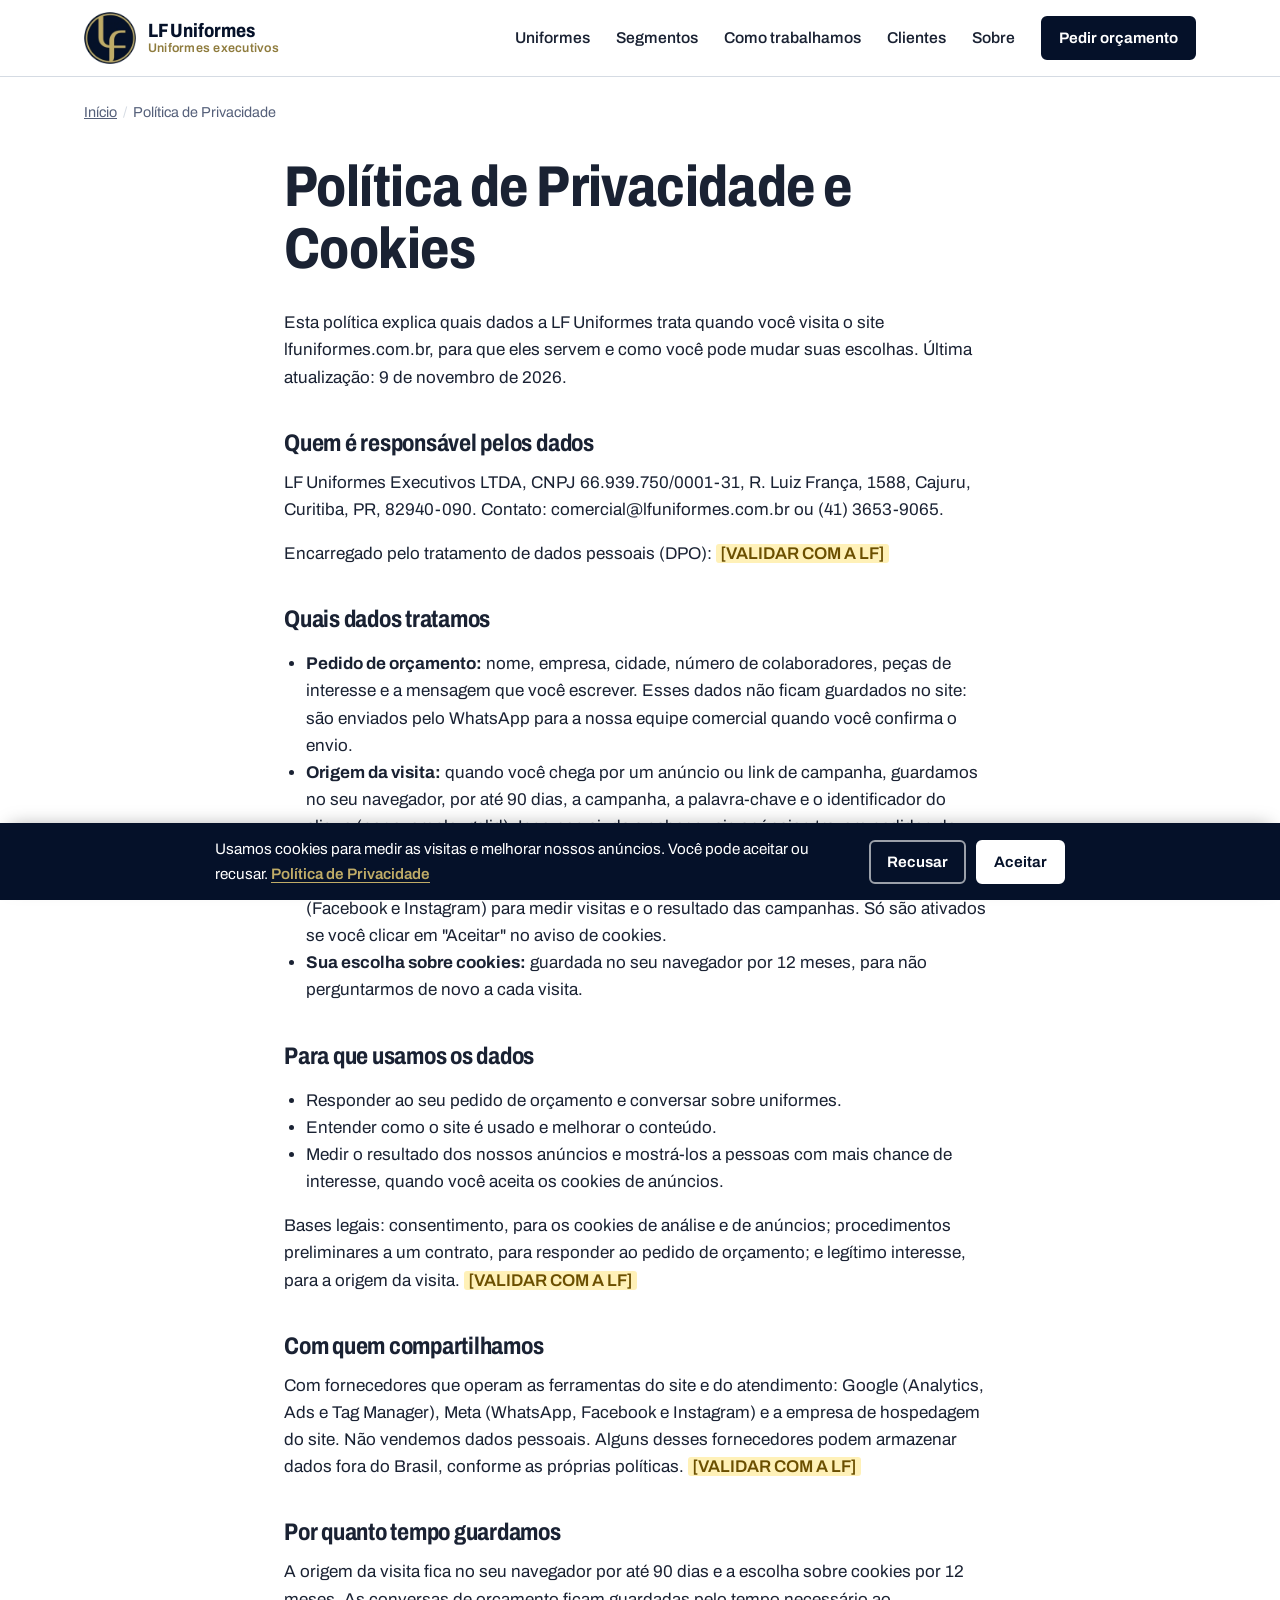
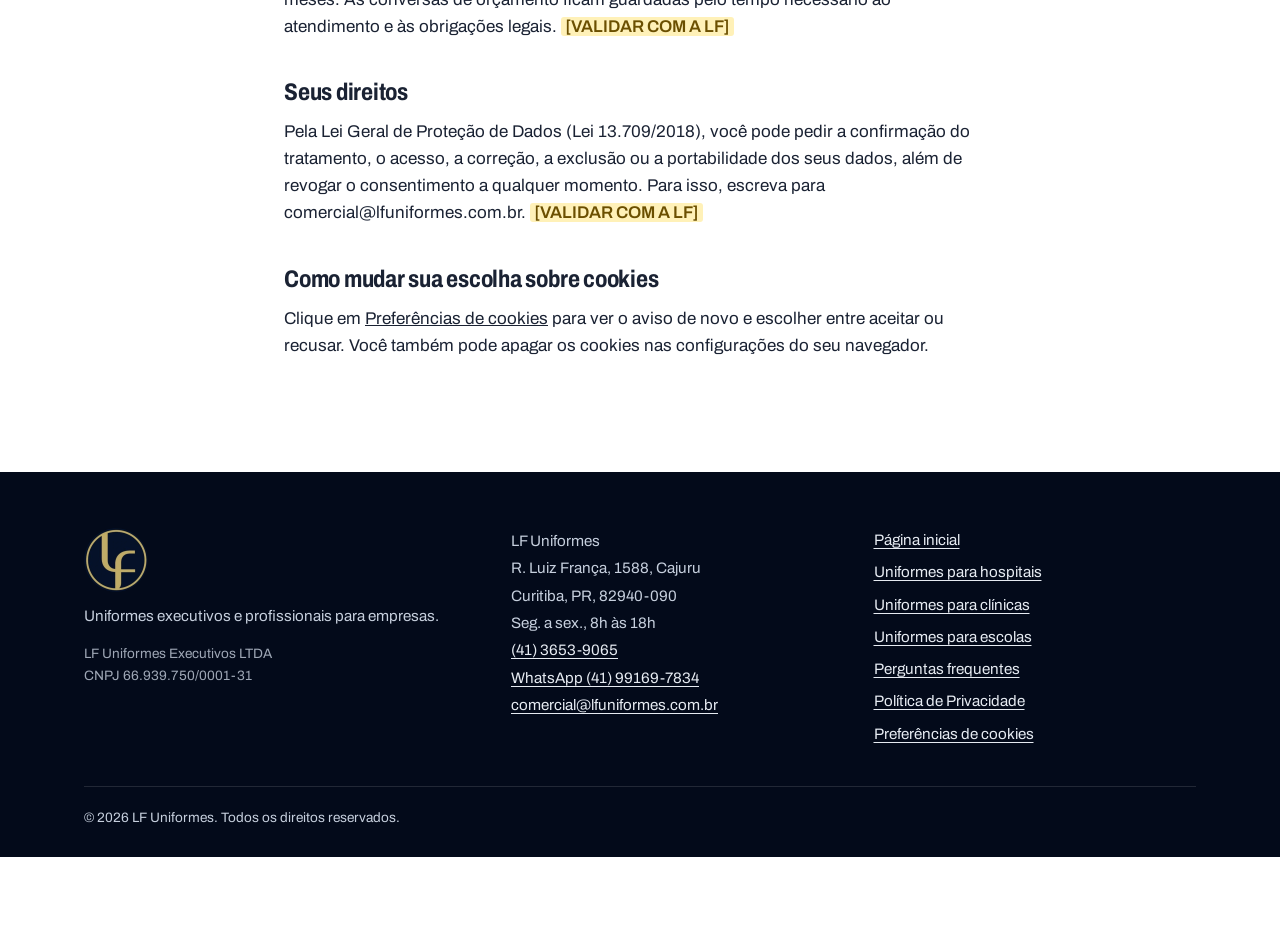
<file: privacidade/index.html>
<!DOCTYPE html>
<html lang="pt-BR">
<head>
  <meta charset="utf-8">
  <!-- Consent Mode do Google: tudo negado até o visitante aceitar (antes do GTM) -->
  <script>
  window.dataLayer = window.dataLayer || [];
  function gtag(){dataLayer.push(arguments);}
  gtag('consent', 'default', {
    ad_storage: 'denied',
    ad_user_data: 'denied',
    ad_personalization: 'denied',
    analytics_storage: 'denied',
    wait_for_update: 500
  });
  try {
    var lfc = JSON.parse(localStorage.getItem('lf_consentimento') || 'null');
    if (lfc && lfc.valor === 'granted' && lfc.expira_em > Date.now()) {
      gtag('consent', 'update', {ad_storage: 'granted', ad_user_data: 'granted', ad_personalization: 'granted', analytics_storage: 'granted'});
    }
  } catch (e) {}
  </script>
  <!-- Google Tag Manager -->
  <script>(function(w,d,s,l,i){w[l]=w[l]||[];w[l].push({'gtm.start':
  new Date().getTime(),event:'gtm.js'});var f=d.getElementsByTagName(s)[0],
  j=d.createElement(s),dl=l!='dataLayer'?'&l='+l:'';j.async=true;j.src=
  'https://www.googletagmanager.com/gtm.js?id='+i+dl;f.parentNode.insertBefore(j,f);
  })(window,document,'script','dataLayer','GTM-PGRMXWQ');</script>
  <!-- End Google Tag Manager -->
  <meta name="viewport" content="width=device-width, initial-scale=1">
  <title>Política de Privacidade e Cookies | LF Uniformes</title>
  <meta name="description" content="Como a LF Uniformes trata dados pessoais e cookies no site lfuniformes.com.br, conforme a LGPD.">
  <link rel="canonical" href="https://lfuniformes.com.br/privacidade/">
  <meta name="robots" content="index, follow">
  <meta name="theme-color" content="#051129">
  <link rel="icon" type="image/png" href="/img/favicon.png">
  <link rel="apple-touch-icon" href="/img/apple-touch-icon.png">
  <link rel="preconnect" href="https://fonts.googleapis.com">
  <link rel="preconnect" href="https://fonts.gstatic.com" crossorigin>
  <link href="https://fonts.googleapis.com/css2?family=Archivo:wdth,wght@75..100,400..800&display=swap" rel="stylesheet">
  <style>
/* LF Uniformes — estilos base
   Paleta da marca (logo): azul-marinho #051129 e dourado #C0AC67 */
:root {
  --marinho: #051129;
  --marinho-2: #12234a;
  --papel: #eef1f4;
  --branco: #ffffff;
  --fita: #c0ac67;
  --fita-escuro: #8f7c3e;
  --tinta: #1a2233;
  --tinta-2: #55607a;
  --linha: #d5dbe3;
  --fonte: "Archivo", "Helvetica Neue", Arial, sans-serif;
  --larg: 1160px;
  --raio: 6px;
}

*, *::before, *::after { box-sizing: border-box; }
html { scroll-behavior: smooth; scroll-padding-top: 84px; }
@media (prefers-reduced-motion: reduce) { html { scroll-behavior: auto; } }

body {
  margin: 0;
  font-family: var(--fonte);
  font-size: 1.0625rem;
  line-height: 1.6;
  color: var(--tinta);
  background: var(--branco);
  -webkit-font-smoothing: antialiased;
}
img { max-width: 100%; height: auto; display: block; }
a { color: inherit; }
h1, h2, h3 { font-stretch: 82%; line-height: 1.08; margin: 0 0 .5em; letter-spacing: -0.01em; }
h1 { font-size: clamp(2.3rem, 4.6vw, 3.6rem); font-weight: 750; }
h2 { font-size: clamp(1.85rem, 3.4vw, 2.75rem); font-weight: 720; }
h3 { font-size: 1.25rem; font-weight: 680; font-stretch: 90%; }
p { margin: 0 0 1em; max-width: 62ch; }

:focus-visible { outline: 3px solid var(--fita); outline-offset: 3px; border-radius: 2px; }

.skip { position: absolute; left: -999px; top: 8px; background: var(--fita); color: var(--marinho); padding: 8px 14px; z-index: 100; }
.skip:focus { left: 8px; }

/* Botões e links */
.btn {
  display: inline-flex; align-items: center; justify-content: center;
  min-height: 48px; padding: 12px 22px;
  background: var(--marinho); color: var(--branco);
  border: 2px solid var(--marinho); border-radius: var(--raio);
  font: inherit; font-weight: 650; font-size: 1rem; text-decoration: none; cursor: pointer;
  transition: background .15s, color .15s;
}
.btn:hover { background: var(--marinho-2); border-color: var(--marinho-2); }
.btn--sm { min-height: 40px; padding: 8px 16px; font-size: .95rem; }
.btn--linha { background: transparent; color: var(--marinho); }
.btn--linha:hover { background: var(--marinho); color: var(--branco); }
.btn--claro { background: var(--branco); color: var(--marinho); border-color: var(--branco); }
.btn--claro:hover { background: var(--fita); border-color: var(--fita); }
.btn--linha-clara { background: transparent; color: var(--branco); border-color: rgba(255,255,255,.6); }
.btn--linha-clara:hover { border-color: var(--branco); background: rgba(255,255,255,.08); }
.link { font-weight: 650; text-underline-offset: 4px; text-decoration-thickness: 2px; text-decoration-color: var(--fita-escuro); }
.link:hover { text-decoration-color: currentColor; }

/* Topo */
.topo { position: sticky; top: 0; z-index: 50; background: rgba(255,255,255,.96); border-bottom: 1px solid var(--linha); backdrop-filter: blur(6px); }
.topo__in { max-width: var(--larg); margin: 0 auto; padding: 12px 24px; display: flex; align-items: center; justify-content: space-between; gap: 24px; }
.marca { display: inline-flex; align-items: center; gap: 12px; text-decoration: none; color: var(--marinho); }
.marca img { height: 52px; width: 52px; }
.marca__nome { display: flex; flex-direction: column; line-height: 1.05; }
.marca__nome strong { font-size: 1.2rem; font-weight: 750; font-stretch: 85%; }
.marca__nome span { font-size: .78rem; font-weight: 600; color: var(--fita-escuro); letter-spacing: .02em; }
.rodape__logo { height: 64px; width: 64px; margin-bottom: 12px; }
.nav { display: flex; align-items: center; gap: 26px; }
.nav a:not(.btn) { text-decoration: none; font-weight: 550; font-size: .98rem; color: var(--tinta); }
.nav a:not(.btn):hover { text-decoration: underline; text-decoration-color: var(--fita); text-decoration-thickness: 2px; text-underline-offset: 6px; }
.menu-btn { display: none; font: inherit; font-weight: 650; background: none; border: 2px solid var(--marinho); color: var(--marinho); border-radius: var(--raio); padding: 6px 14px; cursor: pointer; }

/* Hero */
.hero {
  max-width: var(--larg); margin: 0 auto; padding: 64px 24px 72px;
  display: grid; grid-template-columns: 1.1fr .9fr; gap: 56px; align-items: center;
}
.hero__local { font-weight: 600; color: var(--tinta-2); margin-bottom: 14px; }
.hero__sub { font-size: 1.2rem; color: var(--tinta-2); max-width: 52ch; }
.hero__ctas { display: flex; flex-wrap: wrap; gap: 12px; margin-top: 28px; }
.hero__img { margin: 0; position: relative; }
.hero__img img { width: 100%; aspect-ratio: 4 / 5; object-fit: cover; border-radius: var(--raio); background: var(--papel); }

/* Etiqueta de roupa pendurada na foto */
.etiqueta {
  position: absolute; left: -28px; bottom: 36px;
  background: var(--branco); color: var(--marinho);
  font-weight: 650; font-size: .95rem; line-height: 1.3;
  padding: 14px 18px 14px 40px; max-width: 230px;
  border-radius: 4px 14px 14px 4px;
  box-shadow: 0 10px 24px -12px rgba(19,35,63,.45);
  transform: rotate(-3deg);
}
.etiqueta__furo { position: absolute; left: 14px; top: 50%; width: 12px; height: 12px; margin-top: -6px; border-radius: 50%; border: 2px solid var(--marinho); background: var(--papel); }

/* Fita métrica: o elemento marcante da página */
.fita { background: var(--fita); color: var(--marinho); position: relative; overflow: hidden; }
.fita__regua {
  height: 22px;
  background:
    repeating-linear-gradient(90deg, var(--marinho) 0 2px, transparent 2px 60px),
    repeating-linear-gradient(90deg, var(--marinho) 0 1px, transparent 1px 12px);
  background-size: 100% 22px, 100% 11px;
  background-repeat: repeat-x;
  opacity: .85;
}
.fita__dados { max-width: var(--larg); margin: 0 auto; padding: 18px 24px 30px; display: grid; grid-template-columns: repeat(4, 1fr); gap: 24px; }
.fita__dados div { display: flex; flex-direction: column-reverse; border-left: 2px solid var(--marinho); padding-left: 16px; }
.fita__dados dd { margin: 0; font-size: clamp(2.2rem, 4.5vw, 3.4rem); font-weight: 800; font-stretch: 75%; line-height: 1; font-variant-numeric: tabular-nums; }
.fita__dados dt { font-weight: 600; margin-top: 6px; }

/* Seções */
.secao { max-width: var(--larg); margin: 0 auto; padding: 96px 24px; }
.secao--escura, .secao--clara { max-width: none; }
.secao--escura { background: var(--marinho); color: var(--branco); }
.secao--clara { background: var(--papel); }
.secao--escura > *, .secao--clara > * { max-width: calc(var(--larg) - 48px); margin-left: auto; margin-right: auto; }
.secao__cab { margin-bottom: 48px; }
.secao__cab p { font-size: 1.15rem; color: var(--tinta-2); }
.secao__acao { margin-top: 36px; }

/* Linhas de produto */
.linhas { display: grid; grid-template-columns: repeat(3, 1fr); gap: 32px; }
.linha img { width: 100%; aspect-ratio: 4 / 5; object-fit: cover; border-radius: var(--raio); background: var(--papel); margin-bottom: 20px; }
.linha > p { color: var(--tinta-2); }
.pecas { list-style: none; padding: 0; margin: 0; display: flex; flex-wrap: wrap; gap: 6px 8px; }
.pecas li { font-size: .9rem; padding: 4px 10px; border: 1px solid var(--linha); border-radius: 999px; }

/* Ficha técnica nas linhas e bloco de tecidos */
.ficha { margin-top: 14px; font-size: .92rem; color: var(--tinta-2); }
.tecidos { margin-top: 56px; padding: 28px 32px; background: var(--papel); border-radius: var(--raio); border-left: 4px solid var(--fita); }
.tecidos h3 { margin-bottom: 16px; }
.tecidos dl { margin: 0; display: grid; grid-template-columns: repeat(3, 1fr); gap: 20px; }
.tecidos dt { font-weight: 700; color: var(--marinho); }
.tecidos dd { margin: 4px 0 0; color: var(--tinta-2); }
.rodape__cnpj { font-size: .85rem; opacity: .8; margin-top: 12px; }
@media (max-width: 760px) { .tecidos dl { grid-template-columns: 1fr; } .tecidos { padding: 22px; } }

/* Páginas internas (segmentos) */
.migalhas { max-width: var(--larg); margin: 24px auto 0; padding: 0 24px; font-size: .9rem; color: var(--tinta-2); }
.migalhas ol { list-style: none; display: flex; flex-wrap: wrap; gap: 6px; margin: 0; padding: 0; }
.migalhas li + li::before { content: "/"; margin-right: 6px; color: var(--linha); }
.migalhas a { color: var(--tinta-2); }
.hero--interna { padding-top: 32px; }
.resposta { font-size: 1.2rem; color: var(--tinta); max-width: 58ch; }
.tabela-areas { width: 100%; border-collapse: collapse; margin-top: 8px; }
.tabela-areas th, .tabela-areas td { text-align: left; vertical-align: top; padding: 16px 16px 16px 0; border-bottom: 1px solid var(--linha); }
.tabela-areas th { font-size: .9rem; color: var(--tinta-2); font-weight: 600; border-bottom: 2px solid var(--marinho); }
.tabela-areas td:first-child { font-weight: 700; color: var(--marinho); width: 30%; }
.motivos { display: grid; grid-template-columns: repeat(2, 1fr); gap: 32px 48px; }
.motivos p { color: var(--tinta-2); }
.aviso { margin-top: 32px; padding: 18px 22px; background: var(--papel); border-left: 4px solid var(--fita); border-radius: var(--raio); }
.aviso p { margin: 0; }
.outros-segmentos { display: flex; flex-wrap: wrap; gap: 10px; list-style: none; padding: 0; margin: 0; }
.outros-segmentos a { display: inline-block; padding: 10px 16px; border: 1px solid var(--linha); border-radius: 999px; text-decoration: none; font-weight: 600; }
.outros-segmentos a:hover { border-color: var(--marinho); }
.segmentos__lista a { text-decoration: none; color: inherit; display: flex; justify-content: space-between; }
.segmentos__lista a::after { content: "›"; color: var(--fita); font-size: 1.4rem; line-height: 1; }
.segmentos__lista a:hover { color: var(--fita); }
@media (max-width: 760px) {
  .motivos { grid-template-columns: 1fr; }
  .migalhas { padding: 0 20px; }
  .tabela-areas, .tabela-areas tbody, .tabela-areas tr, .tabela-areas td { display: block; width: 100% !important; }
  .tabela-areas thead { display: none; }
  .tabela-areas td { padding: 4px 0; border: 0; }
  .tabela-areas tr { padding: 14px 0; border-bottom: 1px solid var(--linha); }
}

/* Blog */
.blog-cab { max-width: var(--larg); margin: 0 auto; padding: 40px 24px 8px; }
.blog-cab p { font-size: 1.15rem; color: var(--tinta-2); }
.categorias { list-style: none; display: flex; flex-wrap: wrap; gap: 8px; padding: 0; margin: 24px 0 0; }
.categorias a { display: inline-block; padding: 8px 14px; border: 1px solid var(--linha); border-radius: 999px; text-decoration: none; font-weight: 600; font-size: .95rem; }
.categorias a:hover, .categorias a[aria-current] { border-color: var(--marinho); background: var(--marinho); color: var(--branco); }
.cards { display: grid; grid-template-columns: repeat(3, 1fr); gap: 24px; list-style: none; padding: 0; margin: 0; }
.card { border: 1px solid var(--linha); border-radius: var(--raio); padding: 24px; display: flex; flex-direction: column; gap: 10px; background: var(--branco); }
.card__cat { font-size: .85rem; font-weight: 700; color: var(--fita-escuro); }
.card h3 { margin: 0; font-size: 1.25rem; }
.card h3 a { text-decoration: none; }
.card h3 a:hover { text-decoration: underline; text-decoration-color: var(--fita); }
.card p { color: var(--tinta-2); font-size: .98rem; margin: 0; }
.card time { font-size: .85rem; color: var(--tinta-2); margin-top: auto; }
.blog-vazio { color: var(--tinta-2); }

.artigo { max-width: 760px; margin: 0 auto; padding: 32px 24px 24px; }
.artigo__cat { font-weight: 700; color: var(--fita-escuro); text-decoration: none; }
.artigo h1 { font-size: clamp(2rem, 4vw, 3rem); margin-top: 10px; }
.artigo__meta { color: var(--tinta-2); font-size: .95rem; margin-bottom: 24px; }
.artigo__resumo { font-size: 1.2rem; line-height: 1.55; padding: 20px 24px; background: var(--papel); border-left: 4px solid var(--fita); border-radius: var(--raio); margin: 0 0 32px; max-width: none; }
.artigo__corpo { font-size: 1.1rem; line-height: 1.7; }
.artigo__corpo p, .artigo__corpo li { max-width: 68ch; }
.artigo__corpo h2 { font-size: 1.75rem; margin-top: 48px; }
.artigo__corpo h3 { margin-top: 32px; }
.artigo__corpo ul, .artigo__corpo ol { padding-left: 1.3em; margin: 0 0 1em; }
.artigo__corpo li { margin-bottom: 6px; }
.artigo__corpo a { text-decoration-color: var(--fita-escuro); text-underline-offset: 3px; text-decoration-thickness: 2px; font-weight: 600; }
.artigo__corpo table { width: 100%; border-collapse: collapse; margin: 24px 0; font-size: 1rem; }
.artigo__corpo th, .artigo__corpo td { text-align: left; vertical-align: top; padding: 12px 12px 12px 0; border-bottom: 1px solid var(--linha); }
.artigo__corpo th { border-bottom: 2px solid var(--marinho); font-size: .92rem; }
.tabela-rolagem { overflow-x: auto; }
.artigo .faq { margin-top: 8px; }

.material { margin: 40px 0; padding: 28px; background: var(--marinho); color: var(--branco); border-radius: var(--raio); }
.material h2 { margin: 0 0 8px; font-size: 1.5rem; color: var(--branco); }
.material > p { color: #c6cfdd; margin-bottom: 18px; }
.material .form { padding: 0; background: none; }
.material__ok { font-weight: 600; color: var(--fita); margin: 0; }

.artigo-cta { max-width: 760px; margin: 16px auto 0; padding: 0 24px 72px; }
.artigo-cta > div { border-top: 2px solid var(--marinho); padding-top: 28px; }
.relacionados { max-width: var(--larg); margin: 0 auto; padding: 0 24px 96px; }
@media (max-width: 980px) { .cards { grid-template-columns: 1fr 1fr; } }
@media (max-width: 760px) { .cards { grid-template-columns: 1fr; } .material { padding: 22px; } .blog-cab { padding: 28px 20px 0; } }

/* Bloco de peças da home */
.pecas-grade { display: grid; grid-template-columns: repeat(3, 1fr); gap: 20px; }
.peca { border: 1px solid var(--linha); border-radius: var(--raio); padding: 24px; background: var(--branco); }
.peca h3 { margin-bottom: 8px; }
.peca p { color: var(--tinta-2); font-size: .98rem; margin: 0; }
.peca--destaque { grid-column: span 3; background: var(--papel); border-left: 4px solid var(--fita); }
.peca--destaque h3 { font-size: 1.4rem; }

/* Seção de jalecos */
.jalecos { display: grid; grid-template-columns: 1.1fr .9fr; gap: 48px; align-items: start; }
.lista-check { list-style: none; padding: 0; margin: 0; }
.lista-check li { position: relative; padding: 12px 0 12px 32px; border-bottom: 1px solid var(--linha); }
.lista-check li::before { content: ""; position: absolute; left: 4px; top: 19px; width: 12px; height: 7px; border-left: 2px solid var(--fita-escuro); border-bottom: 2px solid var(--fita-escuro); transform: rotate(-45deg); }

/* Marcador de conteúdo a validar com a LF */
.validar { background: #fff1b8; color: #6b4f00; padding: 0 4px; border-radius: 3px; font-weight: 600; }

/* Bloco de planejamento (escolas) */
.planejamento { max-width: calc(var(--larg) - 48px); margin: 0 auto 0; padding: 24px 28px; background: var(--papel); border-left: 4px solid var(--fita); border-radius: var(--raio); }
.planejamento h2 { font-size: 1.4rem; margin-bottom: 8px; }
.planejamento p { margin: 0; font-size: 1.1rem; }
.secao--planejamento { padding-top: 0; }

/* Política de privacidade */
.texto-legal { max-width: 760px; margin: 0 auto; padding: 32px 24px 96px; }
.texto-legal h2 { font-size: 1.5rem; margin-top: 40px; }
.texto-legal p, .texto-legal li { max-width: 70ch; }
.texto-legal ul { padding-left: 1.3em; }

/* Aviso de cookies */
.aviso-cookies { position: fixed; left: 0; right: 0; bottom: 0; z-index: 70; background: var(--marinho); color: var(--branco); padding: 14px 24px; display: flex; align-items: center; justify-content: center; gap: 16px 24px; flex-wrap: wrap; box-shadow: 0 -6px 18px -10px rgba(0,0,0,.4); }
.aviso-cookies p { margin: 0; font-size: .95rem; max-width: 70ch; }
.aviso-cookies a { color: var(--fita); font-weight: 600; text-underline-offset: 3px; }
.aviso-cookies__acoes { display: flex; gap: 10px; }
.aviso-cookies .btn--sm { min-height: 40px; }
body.com-aviso { padding-bottom: var(--aviso-h, 0px); }
body.com-aviso .wa-flutuante { bottom: calc(var(--aviso-h, 0px) + 16px); }
.rodape__legal { display: flex; flex-wrap: wrap; gap: 8px 20px; }
.rodape__legal a { color: #c6cfdd; }
@media (max-width: 980px) {
  .pecas-grade { grid-template-columns: 1fr 1fr; }
  .peca--destaque { grid-column: span 2; }
  .jalecos { grid-template-columns: 1fr; gap: 24px; }
}
@media (max-width: 760px) {
  .pecas-grade { grid-template-columns: 1fr; }
  .peca--destaque { grid-column: auto; }
  .aviso-cookies { padding: 12px 16px; justify-content: flex-start; }
  .aviso-cookies p { font-size: .9rem; }
  .aviso-cookies__acoes { width: 100%; }
  .aviso-cookies__acoes .btn { flex: 1; }
  .planejamento { margin: 0 20px; padding: 20px; }
}

/* Segmentos */
.segmentos { display: grid; grid-template-columns: 1fr 1fr; gap: 56px; align-items: start; }
.segmentos p { color: #c6cfdd; font-size: 1.15rem; }
.segmentos__lista { list-style: none; margin: 0; padding: 0; columns: 2; column-gap: 32px; }
.segmentos__lista li { break-inside: avoid; padding: 14px 0; border-bottom: 1px dashed rgba(255,255,255,.35); font-size: 1.15rem; font-weight: 600; }

/* Processo: costura tracejada ligando as etapas */
.costura { list-style: none; counter-reset: etapa; padding: 0; margin: 0 0 80px; display: grid; grid-template-columns: repeat(5, 1fr); gap: 24px; position: relative; }
.costura::before { content: ""; position: absolute; left: 20px; right: 20px; top: 20px; border-top: 2px dashed var(--marinho); opacity: .45; }
.costura li { counter-increment: etapa; position: relative; padding-top: 60px; }
.costura li::before {
  content: counter(etapa);
  position: absolute; top: 0; left: 0; width: 42px; height: 42px; border-radius: 50%;
  display: grid; place-items: center;
  background: var(--branco); border: 2px solid var(--marinho); color: var(--marinho);
  font-weight: 750; font-variant-numeric: tabular-nums;
}
.costura li:last-child::before { background: var(--fita); }
.costura p { font-size: .98rem; color: var(--tinta-2); }

.diferenciais { display: grid; grid-template-columns: repeat(4, 1fr); gap: 0; border-top: 2px solid var(--marinho); }
.diferenciais > div { padding: 24px 24px 8px 0; }
.diferenciais > div + div { padding-left: 24px; border-left: 1px solid var(--linha); }
.diferenciais p { color: var(--tinta-2); font-size: .98rem; }

/* Clientes */
.logos { list-style: none; padding: 0; display: grid; grid-template-columns: repeat(6, 1fr); gap: 12px; }
.logos li { background: var(--branco); border-radius: var(--raio); min-height: 76px; display: grid; place-items: center; padding: 14px; font-weight: 700; font-stretch: 85%; font-size: 1.1rem; color: var(--marinho); text-align: center; }

/* Sobre */
.sobre { display: grid; grid-template-columns: 1fr 1fr; gap: 56px; align-items: center; }
.sobre img { width: 100%; aspect-ratio: 4 / 3; object-fit: cover; border-radius: var(--raio); background: var(--papel); }

/* FAQ */
.faq details { max-width: 820px; }
.faq details { border-bottom: 1px solid var(--linha); }
.faq summary { cursor: pointer; list-style: none; padding: 20px 40px 20px 0; font-weight: 650; font-size: 1.1rem; position: relative; }
.faq summary::-webkit-details-marker { display: none; }
.faq summary::after { content: "+"; position: absolute; right: 4px; top: 14px; font-size: 1.6rem; font-weight: 400; color: var(--marinho); }
.faq details[open] summary::after { content: "–"; }
.faq details p { color: var(--tinta-2); padding-bottom: 12px; }

/* Contato / orçamento */
.contato { display: grid; grid-template-columns: .9fr 1.1fr; gap: 64px; align-items: start; }
.contato > div > p { color: #c6cfdd; font-size: 1.15rem; }
.contato__dados { list-style: none; padding: 0; margin: 28px 0 0; }
.contato__dados li { padding: 10px 0; border-top: 1px dashed rgba(255,255,255,.3); }
.contato__dados a { font-weight: 600; text-decoration-color: var(--fita); text-underline-offset: 4px; }

.form { display: grid; grid-template-columns: 1fr 1fr; gap: 16px 20px; background: var(--marinho-2); padding: 32px; border-radius: var(--raio); }
.campo { grid-column: 1 / -1; display: flex; flex-direction: column; gap: 6px; border: 0; padding: 0; margin: 0; }
.campo--meia { grid-column: span 1; }
.campo label, .campo legend { font-weight: 600; font-size: .95rem; }
.campo legend { margin-bottom: 6px; }
.form input:not([type=checkbox]), .form select, .form textarea {
  font: inherit; color: var(--tinta); background: var(--branco);
  border: 2px solid transparent; border-radius: 4px; padding: 10px 12px; min-height: 46px;
}
.form input:focus, .form select:focus, .form textarea:focus { outline: none; border-color: var(--fita); }
.check { display: inline-flex; align-items: center; gap: 8px; font-weight: 500 !important; margin-right: 18px; }
.check input { width: 18px; height: 18px; accent-color: var(--fita); }
.form__erro { grid-column: 1 / -1; margin: 0; color: #ffd58a; font-weight: 600; }
.form__acoes { grid-column: 1 / -1; display: flex; flex-wrap: wrap; gap: 12px; margin-top: 4px; }

/* Rodapé */
.rodape { background: #030a1a; color: #c6cfdd; padding: 56px 24px 28px; font-size: .95rem; }
.rodape__in { max-width: calc(var(--larg) - 48px); margin: 0 auto; display: grid; grid-template-columns: 1.2fr 1fr 1fr; gap: 40px; }
.rodape address { font-style: normal; line-height: 1.8; }
.rodape nav { display: flex; flex-direction: column; gap: 8px; }
.rodape a { color: #e6ebf2; text-underline-offset: 3px; }
.rodape__fim { max-width: calc(var(--larg) - 48px); margin: 40px auto 0; padding-top: 20px; border-top: 1px solid rgba(255,255,255,.12); font-size: .85rem; }

/* WhatsApp flutuante */
.wa-flutuante { position: fixed; right: 20px; bottom: 20px; z-index: 60; width: 58px; height: 58px; border-radius: 50%; display: grid; place-items: center; background: #1fa855; color: #fff; box-shadow: 0 8px 20px -6px rgba(0,0,0,.35); }
.wa-flutuante:hover { background: #178a45; }

/* Imagem ausente (antes de copiar /public/images): mantém o espaço sem quebrar o layout */
img.sem-img { visibility: hidden; }

/* Responsivo */
@media (max-width: 980px) {
  .hero, .segmentos, .sobre, .contato { grid-template-columns: 1fr; gap: 40px; }
  .hero { padding-top: 40px; }
  .etiqueta { left: 12px; }
  .linhas { grid-template-columns: 1fr 1fr; }
  .costura { grid-template-columns: 1fr; gap: 0; }
  .costura::before { left: 20px; right: auto; top: 20px; bottom: 20px; border-top: 0; border-left: 2px dashed var(--marinho); }
  .costura li { padding: 0 0 28px 64px; }
  .diferenciais { grid-template-columns: 1fr 1fr; }
  .diferenciais > div:nth-child(3) { border-left: 0; padding-left: 0; }
  .logos { grid-template-columns: repeat(4, 1fr); }
  .fita__dados { grid-template-columns: 1fr 1fr; }
  .rodape__in { grid-template-columns: 1fr 1fr; }
}
@media (max-width: 760px) {
  .marca img { height: 44px; width: 44px; }
  .menu-btn { display: inline-block; }
  .nav { display: none; position: absolute; top: 100%; left: 0; right: 0; background: var(--branco); flex-direction: column; align-items: stretch; gap: 0; padding: 8px 24px 20px; border-bottom: 1px solid var(--linha); }
  .nav.aberto { display: flex; }
  .nav a:not(.btn) { padding: 12px 0; border-bottom: 1px solid var(--linha); }
  .nav .btn { margin-top: 14px; }
  .secao { padding: 64px 20px; }
  .linhas { grid-template-columns: 1fr; }
  .segmentos__lista { columns: 1; }
  .diferenciais { grid-template-columns: 1fr; }
  .diferenciais > div, .diferenciais > div + div { border-left: 0; padding-left: 0; border-bottom: 1px solid var(--linha); }
  .logos { grid-template-columns: repeat(3, 1fr); }
  .form { grid-template-columns: 1fr; padding: 22px; }
  .campo--meia { grid-column: 1 / -1; }
  .rodape__in { grid-template-columns: 1fr; }
}

  </style>
</head>
<body>
  <!-- Google Tag Manager (noscript) -->
  <noscript><iframe src="https://www.googletagmanager.com/ns.html?id=GTM-PGRMXWQ" height="0" width="0" style="display:none;visibility:hidden"></iframe></noscript>
  <!-- End Google Tag Manager (noscript) -->
  <a class="skip" href="#conteudo">Pular para o conteúdo</a>
  <header class="topo">
    <div class="topo__in">
      <a href="/" class="marca" aria-label="LF Uniformes, página inicial">
        <img src="/img/logo.png" alt="" width="52" height="52">
        <span class="marca__nome"><strong>LF Uniformes</strong><span>Uniformes executivos</span></span>
      </a>
      <button class="menu-btn" aria-expanded="false" aria-controls="menu">Menu</button>
      <nav id="menu" class="nav" aria-label="Principal">
        <a href="/#linhas">Uniformes</a>
        <a href="/#segmentos">Segmentos</a>
        <a href="/#como-trabalhamos">Como trabalhamos</a>
        <a href="/#clientes">Clientes</a>
        <a href="/#sobre">Sobre</a>
        <a href="#orcamento" class="btn btn--sm">Pedir orçamento</a>
      </nav>
    </div>
  </header>

  <nav class="migalhas" aria-label="Você está em">
    <ol><li><a href="/">Início</a></li><li aria-current="page">Política de Privacidade</li></ol>
  </nav>

  <main id="conteudo">

    <article class="texto-legal">
      <h1>Política de Privacidade e Cookies</h1>
      <p>Esta política explica quais dados a LF Uniformes trata quando você visita o site lfuniformes.com.br, para que eles servem e como você pode mudar suas escolhas. Última atualização: 9 de novembro de 2026.</p>

      <h2>Quem é responsável pelos dados</h2>
      <p>LF Uniformes Executivos LTDA, CNPJ 66.939.750/0001-31, R. Luiz França, 1588, Cajuru, Curitiba, PR, 82940-090. Contato: comercial@lfuniformes.com.br ou (41) 3653-9065.</p>
      <p>Encarregado pelo tratamento de dados pessoais (DPO): <mark class="validar">[VALIDAR COM A LF]</mark></p>

      <h2>Quais dados tratamos</h2>
      <ul>
        <li><strong>Pedido de orçamento:</strong> nome, empresa, cidade, número de colaboradores, peças de interesse e a mensagem que você escrever. Esses dados não ficam guardados no site: são enviados pelo WhatsApp para a nossa equipe comercial quando você confirma o envio.</li>
        <li><strong>Origem da visita:</strong> quando você chega por um anúncio ou link de campanha, guardamos no seu navegador, por até 90 dias, a campanha, a palavra-chave e o identificador do clique (por exemplo, gclid). Isso nos ajuda a saber quais anúncios trazem pedidos de orçamento. Esses dados não identificam você pelo nome.</li>
        <li><strong>Cookies de análise e de anúncios:</strong> usados pelo Google Analytics, Google Ads e Meta (Facebook e Instagram) para medir visitas e o resultado das campanhas. Só são ativados se você clicar em "Aceitar" no aviso de cookies.</li>
        <li><strong>Sua escolha sobre cookies:</strong> guardada no seu navegador por 12 meses, para não perguntarmos de novo a cada visita.</li>
      </ul>

      <h2>Para que usamos os dados</h2>
      <ul>
        <li>Responder ao seu pedido de orçamento e conversar sobre uniformes.</li>
        <li>Entender como o site é usado e melhorar o conteúdo.</li>
        <li>Medir o resultado dos nossos anúncios e mostrá-los a pessoas com mais chance de interesse, quando você aceita os cookies de anúncios.</li>
      </ul>
      <p>Bases legais: consentimento, para os cookies de análise e de anúncios; procedimentos preliminares a um contrato, para responder ao pedido de orçamento; e legítimo interesse, para a origem da visita. <mark class="validar">[VALIDAR COM A LF]</mark></p>

      <h2>Com quem compartilhamos</h2>
      <p>Com fornecedores que operam as ferramentas do site e do atendimento: Google (Analytics, Ads e Tag Manager), Meta (WhatsApp, Facebook e Instagram) e a empresa de hospedagem do site. Não vendemos dados pessoais. Alguns desses fornecedores podem armazenar dados fora do Brasil, conforme as próprias políticas. <mark class="validar">[VALIDAR COM A LF]</mark></p>

      <h2>Por quanto tempo guardamos</h2>
      <p>A origem da visita fica no seu navegador por até 90 dias e a escolha sobre cookies por 12 meses. As conversas de orçamento ficam guardadas pelo tempo necessário ao atendimento e às obrigações legais. <mark class="validar">[VALIDAR COM A LF]</mark></p>

      <h2>Seus direitos</h2>
      <p>Pela Lei Geral de Proteção de Dados (Lei 13.709/2018), você pode pedir a confirmação do tratamento, o acesso, a correção, a exclusão ou a portabilidade dos seus dados, além de revogar o consentimento a qualquer momento. Para isso, escreva para comercial@lfuniformes.com.br. <mark class="validar">[VALIDAR COM A LF]</mark></p>

      <h2>Como mudar sua escolha sobre cookies</h2>
      <p>Clique em <a href="#" data-reabrir-cookies>Preferências de cookies</a> para ver o aviso de novo e escolher entre aceitar ou recusar. Você também pode apagar os cookies nas configurações do seu navegador.</p>
    </article>

  </main>

  <footer class="rodape">
    <div class="rodape__in">
      <div>
        <img class="rodape__logo" src="/img/logo.png" alt="LF Uniformes" width="64" height="64" loading="lazy">
        <p>Uniformes executivos e profissionais para empresas.</p>
        <p class="rodape__cnpj">LF Uniformes Executivos LTDA<br>CNPJ 66.939.750/0001-31</p>
      </div>
      <address>
        LF Uniformes<br>
        R. Luiz França, 1588, Cajuru<br>
        Curitiba, PR, 82940-090<br>
        Seg. a sex., 8h às 18h<br>
        <a href="tel:+554136539065">(41) 3653-9065</a><br>
        <a href="https://wa.me/5541991697834" target="_blank" rel="noopener" data-wa="rodape">WhatsApp (41) 99169-7834</a><br>
        <a href="mailto:comercial@lfuniformes.com.br">comercial@lfuniformes.com.br</a>
      </address>
      <nav aria-label="Rodapé">
        <a href="/">Página inicial</a>
        <a href="/uniformes-para-hospitais/">Uniformes para hospitais</a>
        <a href="/uniformes-para-clinicas/">Uniformes para clínicas</a>
        <a href="/uniformes-para-escolas/">Uniformes para escolas</a>
        <a href="/#perguntas">Perguntas frequentes</a>
        <a href="/privacidade/">Política de Privacidade</a>
        <a href="#" data-reabrir-cookies>Preferências de cookies</a>
      </nav>
    </div>
    <p class="rodape__fim">© <span id="ano">2026</span> LF Uniformes. Todos os direitos reservados.</p>
  </footer>

  <script>
// LF Uniformes — scripts do site
(function () {
  var WHATSAPP = '5541991697834';
  var DIA = 24 * 60 * 60 * 1000;
  var CHAVE_ORIGEM = 'lf_origem';
  var CHAVE_CONSENTIMENTO = 'lf_consentimento';
  var CAMPOS_ORIGEM = ['utm_source', 'utm_medium', 'utm_campaign', 'utm_term', 'utm_content', 'gclid', 'gbraid', 'wbraid'];

  // ---------------------------------------------------------------------------
  // Utilidades
  // ---------------------------------------------------------------------------
  function lerStorage(chave) {
    try { return JSON.parse(window.localStorage.getItem(chave) || 'null'); } catch (e) { return null; }
  }
  function gravarStorage(chave, valor) {
    try { window.localStorage.setItem(chave, JSON.stringify(valor)); } catch (e) {}
  }
  function apagarStorage(chave) {
    try { window.localStorage.removeItem(chave); } catch (e) {}
  }

  window.dataLayer = window.dataLayer || [];
  if (typeof window.gtag !== 'function') {
    window.gtag = function () { window.dataLayer.push(arguments); };
  }
  function evento(nome, dados) {
    window.dataLayer.push(Object.assign({ event: nome }, dados || {}));
  }

  // Código curto do lead: LF-XXXXX (5 caracteres A-Z e 0-9)
  function gerarLeadId() {
    var letras = 'ABCDEFGHIJKLMNOPQRSTUVWXYZ0123456789', cod = '';
    var aleatorio = new Uint8Array(5);
    if (window.crypto && window.crypto.getRandomValues) {
      window.crypto.getRandomValues(aleatorio);
    } else {
      for (var i = 0; i < 5; i++) aleatorio[i] = Math.floor(Math.random() * 256);
    }
    for (var j = 0; j < 5; j++) cod += letras.charAt(aleatorio[j] % letras.length);
    return 'LF-' + cod;
  }

  // ---------------------------------------------------------------------------
  // Origem da visita (UTMs + clique do Google), validade de 90 dias,
  // regra de último clique pago: só sobrescreve quando a visita chega COM utm ou gclid.
  // ---------------------------------------------------------------------------
  (function capturarOrigem() {
    var params = new URLSearchParams(window.location.search);
    var nova = {}, temParametro = false;
    CAMPOS_ORIGEM.forEach(function (c) {
      var v = params.get(c);
      if (v) { nova[c] = v.slice(0, 200); temParametro = true; }
    });
    if (temParametro) {
      // Anúncio do Google com marcação automática e sem UTM: identifica como google/cpc
      if (!nova.utm_source && (nova.gclid || nova.gbraid || nova.wbraid)) {
        nova.utm_source = 'google';
        nova.utm_medium = nova.utm_medium || 'cpc';
      }
      nova.pagina_entrada = window.location.pathname;
      nova.capturado_em = Date.now();
      nova.expira_em = Date.now() + 90 * DIA;
      gravarStorage(CHAVE_ORIGEM, nova);
      return;
    }
    var salva = lerStorage(CHAVE_ORIGEM);
    if (salva && (!salva.expira_em || salva.expira_em < Date.now())) apagarStorage(CHAVE_ORIGEM);
  })();

  function origemSalva() {
    var o = lerStorage(CHAVE_ORIGEM);
    if (!o || !o.expira_em || o.expira_em < Date.now()) return null;
    return o;
  }

  // Campos de origem para o dataLayer (sempre presentes, vazios quando não há origem)
  function camposOrigem() {
    var o = origemSalva() || {};
    return {
      utm_source: o.utm_source || '',
      utm_medium: o.utm_medium || '',
      utm_campaign: o.utm_campaign || '',
      utm_term: o.utm_term || '',
      utm_content: o.utm_content || '',
      gclid: o.gclid || '',
      gbraid: o.gbraid || '',
      wbraid: o.wbraid || ''
    };
  }

  // Linha discreta no fim da mensagem do WhatsApp
  function linhaRastreio(leadId) {
    var o = origemSalva();
    if (!o || !o.utm_source) return 'Cód: ' + leadId + ' | Origem: direto/orgânico';
    return 'Cód: ' + leadId +
      ' | Origem: ' + o.utm_source + '/' + (o.utm_medium || '-') +
      ' | Campanha: ' + (o.utm_campaign || '-') +
      ' | Termo: ' + (o.utm_term || '-');
  }

  function abrirWhatsApp(texto) {
    window.open('https://wa.me/' + WHATSAPP + '?text=' + encodeURIComponent(texto), '_blank', 'noopener');
  }

  // ---------------------------------------------------------------------------
  // Ano do rodapé e menu mobile
  // ---------------------------------------------------------------------------
  var ano = document.getElementById('ano');
  if (ano) ano.textContent = new Date().getFullYear();

  var btn = document.querySelector('.menu-btn');
  var nav = document.getElementById('menu');
  if (btn && nav) {
    btn.addEventListener('click', function () {
      var aberto = nav.classList.toggle('aberto');
      btn.setAttribute('aria-expanded', aberto ? 'true' : 'false');
    });
    nav.addEventListener('click', function (e) {
      if (e.target.tagName === 'A') { nav.classList.remove('aberto'); btn.setAttribute('aria-expanded', 'false'); }
    });
  }

  // ---------------------------------------------------------------------------
  // Imagens: tenta variações comuns de nome/extensão antes de esconder o espaço
  // ---------------------------------------------------------------------------
  function variacoes(src) {
    var m = src.match(/^(.*\/)([^\/]+?)\.(\w+)$/);
    if (!m) return [];
    var pasta = m[1], nome = m[2], lista = [];
    var nomes = [nome, nome.charAt(0).toUpperCase() + nome.slice(1), nome.toUpperCase()];
    if (nome === 'confeccao') nomes.push('confecção', 'Confecção', 'confecçao');
    ['jpg', 'jpeg', 'png', 'webp', 'JPG', 'JPEG', 'PNG'].forEach(function (ext) {
      nomes.forEach(function (n) { lista.push(pasta + n + '.' + ext); });
    });
    return lista.filter(function (u) { return u !== src; });
  }
  function tentarProxima(img) {
    if (!img._fila) img._fila = variacoes(img.getAttribute('src'));
    var prox = img._fila.shift();
    if (prox) { img.src = prox; } else { img.classList.add('sem-img'); }
  }
  document.querySelectorAll('img').forEach(function (img) {
    img.addEventListener('error', function () { tentarProxima(img); });
    if (img.complete && img.naturalWidth === 0 && img.getAttribute('loading') !== 'lazy') tentarProxima(img);
  });

  // ---------------------------------------------------------------------------
  // Cliques no WhatsApp: gera o código do lead, acrescenta a linha de rastreio
  // na mensagem e envia o evento clique_whatsapp
  // ---------------------------------------------------------------------------
  document.querySelectorAll('a[href*="wa.me/"]').forEach(function (a) {
    a.addEventListener('click', function () {
      var leadId = gerarLeadId();
      try {
        var url = new URL(a.getAttribute('href'), window.location.href);
        var base = url.searchParams.get('text') || 'Oi, vim pelo site! Gostaria de falar com um consultor.';
        base = base.split('\n\nCód: ')[0];
        // monta com encodeURIComponent (%20 para espaços), formato que o WhatsApp sempre entende
        a.setAttribute('href', url.origin + url.pathname + '?text=' + encodeURIComponent(base + '\n\n' + linhaRastreio(leadId)));
      } catch (e) {}
      evento('clique_whatsapp', Object.assign({
        posicao: a.getAttribute('data-wa') || 'link',
        lead_id: leadId
      }, camposOrigem()));
    });
  });

  // ---------------------------------------------------------------------------
  // Formulários de materiais (blog): webhook (n8n/CRM), se configurado, ou WhatsApp
  // ---------------------------------------------------------------------------
  var LEAD_WEBHOOK = ''; // ex.: 'https://seu-n8n/webhook/lf-leads'
  document.querySelectorAll('form.form-material').forEach(function (fm) {
    fm.addEventListener('submit', function (e) {
      e.preventDefault();
      var d = new FormData(fm);
      var nome = (d.get('nome') || '').trim(), empresa = (d.get('empresa') || '').trim(), zap = (d.get('whatsapp') || '').trim();
      var err = fm.querySelector('.form__erro');
      if (!nome || !empresa || zap.replace(/\D/g, '').length < 10) {
        err.textContent = 'Preencha nome, empresa e um WhatsApp com DDD para receber o material.';
        err.hidden = false;
        return;
      }
      err.hidden = true;
      var leadId = gerarLeadId();
      var dados = Object.assign({
        lead_id: leadId, nome: nome, empresa: empresa, whatsapp: zap, email: (d.get('email') || '').trim(),
        material: fm.getAttribute('data-material'), material_titulo: fm.getAttribute('data-material-titulo'),
        artigo: window.location.pathname
      }, camposOrigem());
      // dataLayer sem dados pessoais
      evento('download_material', Object.assign({ material: dados.material, artigo: dados.artigo, lead_id: leadId }, camposOrigem()));
      var texto = 'Oi, vim pelo blog da LF! Quero receber o material: ' + dados.material_titulo + '.\n\nNome: ' + nome +
        '\nEmpresa: ' + empresa + (dados.email ? '\nE-mail: ' + dados.email : '') + '\nArtigo: ' + window.location.pathname +
        '\n\n' + linhaRastreio(leadId);
      function concluir() {
        fm.innerHTML = '<p class="material__ok" role="status">Pronto! Vamos enviar o material no seu WhatsApp.</p>';
      }
      if (LEAD_WEBHOOK) {
        fetch(LEAD_WEBHOOK, { method: 'POST', headers: { 'Content-Type': 'application/json' }, body: JSON.stringify(dados) })
          .then(concluir)
          .catch(function () { abrirWhatsApp(texto); concluir(); });
      } else {
        abrirWhatsApp(texto);
        concluir();
      }
    });
  });

  // ---------------------------------------------------------------------------
  // Aviso de cookies (LGPD) + Consent Mode do Google
  // O padrão "denied" é definido no <head>, antes do GTM carregar.
  // ---------------------------------------------------------------------------
  function aplicarConsentimento(valor) {
    var estado = valor === 'granted' ? 'granted' : 'denied';
    window.gtag('consent', 'update', {
      ad_storage: estado,
      ad_user_data: estado,
      ad_personalization: estado,
      analytics_storage: estado
    });
    gravarStorage(CHAVE_CONSENTIMENTO, { valor: estado, salvo_em: Date.now(), expira_em: Date.now() + 365 * DIA });
    evento('consentimento_atualizado', { consentimento: estado });
  }

  (function avisoCookies() {
    var salvo = lerStorage(CHAVE_CONSENTIMENTO);
    if (salvo && salvo.expira_em && salvo.expira_em > Date.now()) return;

    var aviso = document.createElement('div');
    aviso.className = 'aviso-cookies';
    aviso.setAttribute('role', 'region');
    aviso.setAttribute('aria-label', 'Aviso de cookies');
    aviso.innerHTML =
      '<p>Usamos cookies para medir as visitas e melhorar nossos anúncios. Você pode aceitar ou recusar. ' +
      '<a href="/privacidade/">Política de Privacidade</a></p>' +
      '<div class="aviso-cookies__acoes">' +
      '<button type="button" class="btn btn--sm btn--linha-clara" data-consentimento="denied">Recusar</button>' +
      '<button type="button" class="btn btn--sm btn--claro" data-consentimento="granted">Aceitar</button>' +
      '</div>';
    document.body.appendChild(aviso);
    document.body.classList.add('com-aviso');

    // Reserva espaço no fim da página e sobe o botão do WhatsApp para o aviso não cobrir nada
    function ajustarAltura() {
      document.documentElement.style.setProperty('--aviso-h', aviso.offsetHeight + 'px');
    }
    ajustarAltura();
    window.addEventListener('resize', ajustarAltura);

    aviso.addEventListener('click', function (e) {
      var escolha = e.target.getAttribute && e.target.getAttribute('data-consentimento');
      if (!escolha) return;
      aplicarConsentimento(escolha);
      aviso.remove();
      document.body.classList.remove('com-aviso');
      document.documentElement.style.removeProperty('--aviso-h');
      window.removeEventListener('resize', ajustarAltura);
    });
  })();

  // Link "Preferências de cookies" (rodapé e página de privacidade): reabre a escolha
  document.querySelectorAll('[data-reabrir-cookies]').forEach(function (el) {
    el.addEventListener('click', function (e) {
      e.preventDefault();
      apagarStorage(CHAVE_CONSENTIMENTO);
      window.location.reload();
    });
  });

  // ---------------------------------------------------------------------------
  // Formulário de orçamento: monta a mensagem e abre o WhatsApp
  // ---------------------------------------------------------------------------
  var form = document.getElementById('form-orcamento');
  if (!form) return;
  var erro = document.getElementById('form-erro');

  form.addEventListener('submit', function (e) {
    e.preventDefault();
    var d = new FormData(form);
    var nome = (d.get('nome') || '').trim();
    var empresa = (d.get('empresa') || '').trim();
    if (!nome || !empresa) {
      erro.textContent = 'Preencha seu nome e o nome da empresa para enviarmos o pedido.';
      erro.hidden = false;
      (nome ? form.empresa : form.nome).focus();
      return;
    }
    erro.hidden = true;

    var leadId = gerarLeadId();
    var segmento = form.getAttribute('data-segmento') || 'home';
    var segmentoNome = form.getAttribute('data-segmento-nome') || '';
    var marcados = d.getAll('linha');
    var legenda = form.querySelector('fieldset legend');
    var rotuloMarcados = legenda ? legenda.textContent.trim() : 'Linhas de interesse';

    var texto = [
      'Oi, vim pelo site! Gostaria de solicitar um orçamento.',
      '',
      segmentoNome ? 'Segmento: ' + segmentoNome : '',
      'Nome: ' + nome,
      'Empresa: ' + empresa,
      d.get('cidade') ? 'Cidade: ' + d.get('cidade') : '',
      d.get('qtd') ? 'Colaboradores: ' + d.get('qtd') : '',
      marcados.length ? rotuloMarcados + ': ' + marcados.join(', ') : '',
      d.get('mensagem') ? 'Mensagem: ' + d.get('mensagem') : ''
    ].filter(function (l, i) { return l !== '' || i === 1; }).join('\n') + '\n\n' + linhaRastreio(leadId);

    // dataLayer sem nome, telefone ou e-mail
    evento('envio_orcamento', Object.assign({
      canal: 'whatsapp',
      colaboradores: d.get('qtd') || '',
      segmento: segmento,
      lead_id: leadId
    }, camposOrigem()));

    abrirWhatsApp(texto);
  });
})();

  </script>
</body>
</html>
</file>
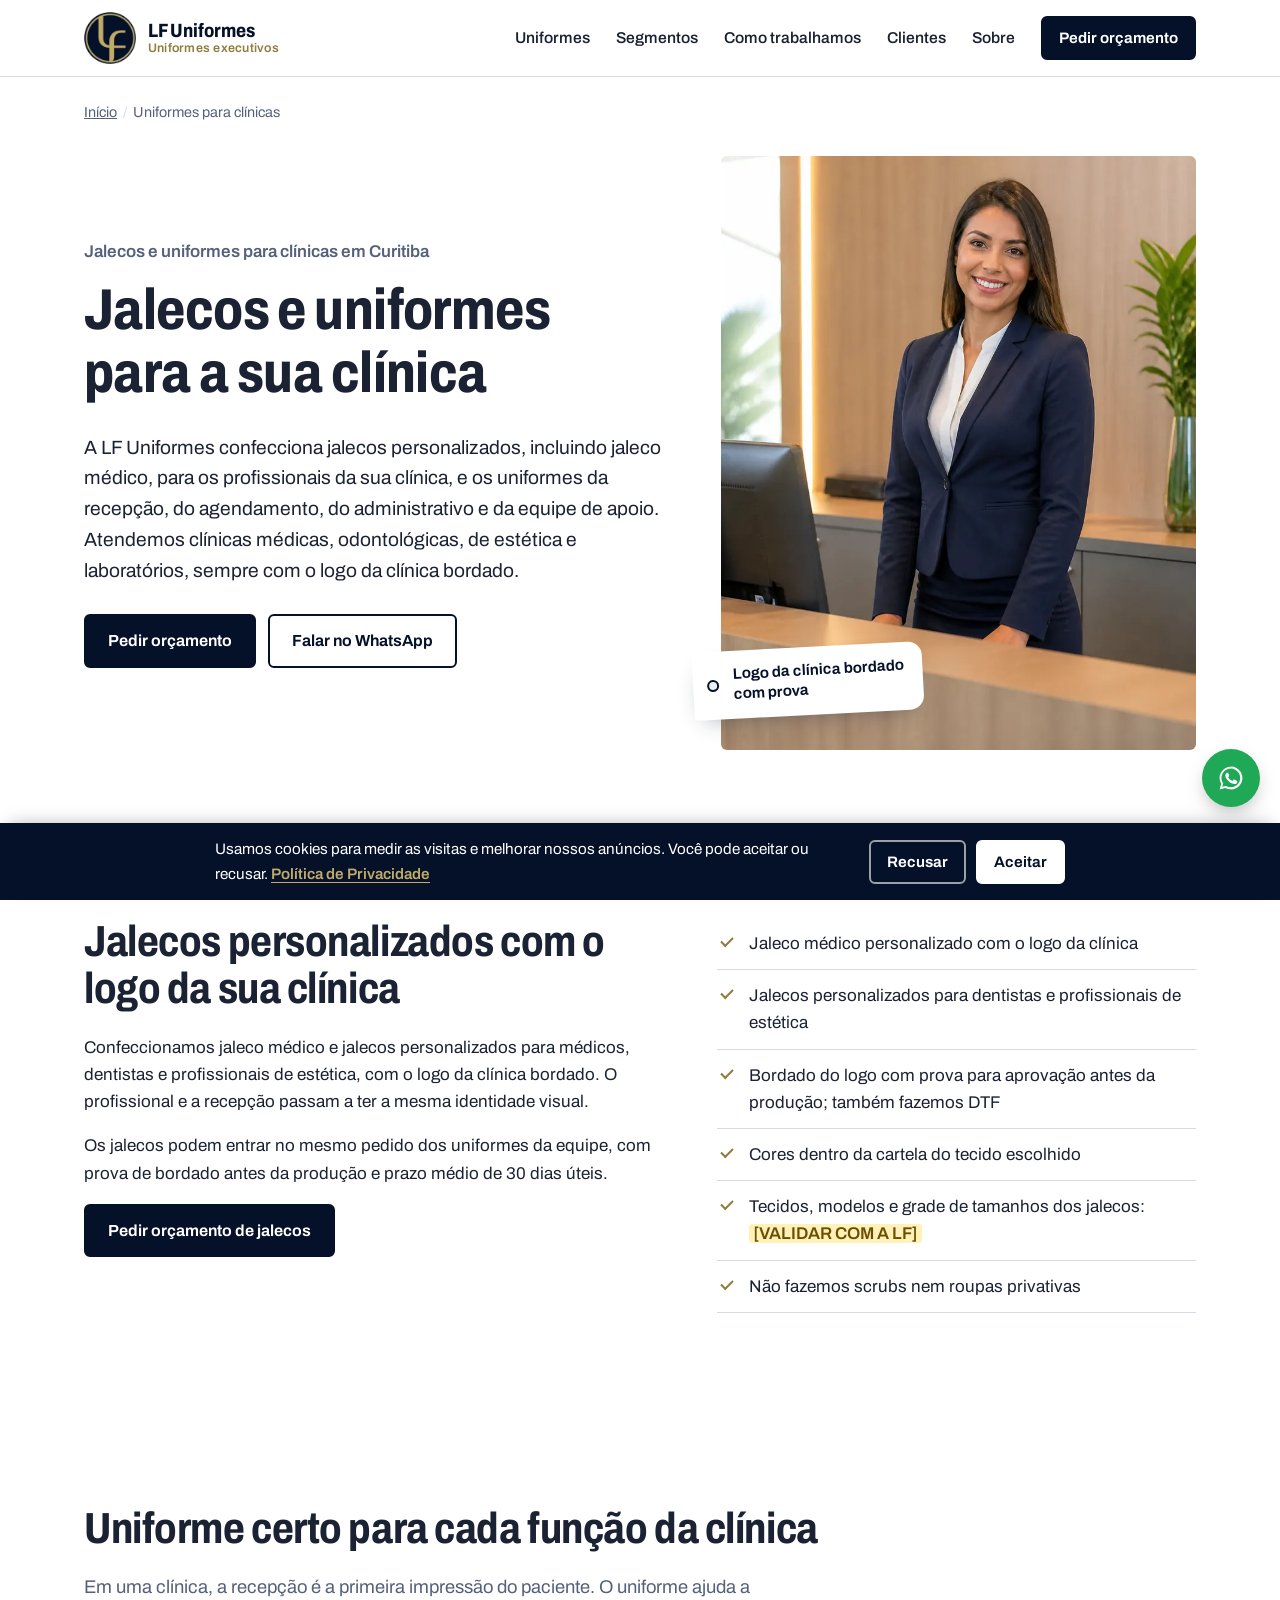
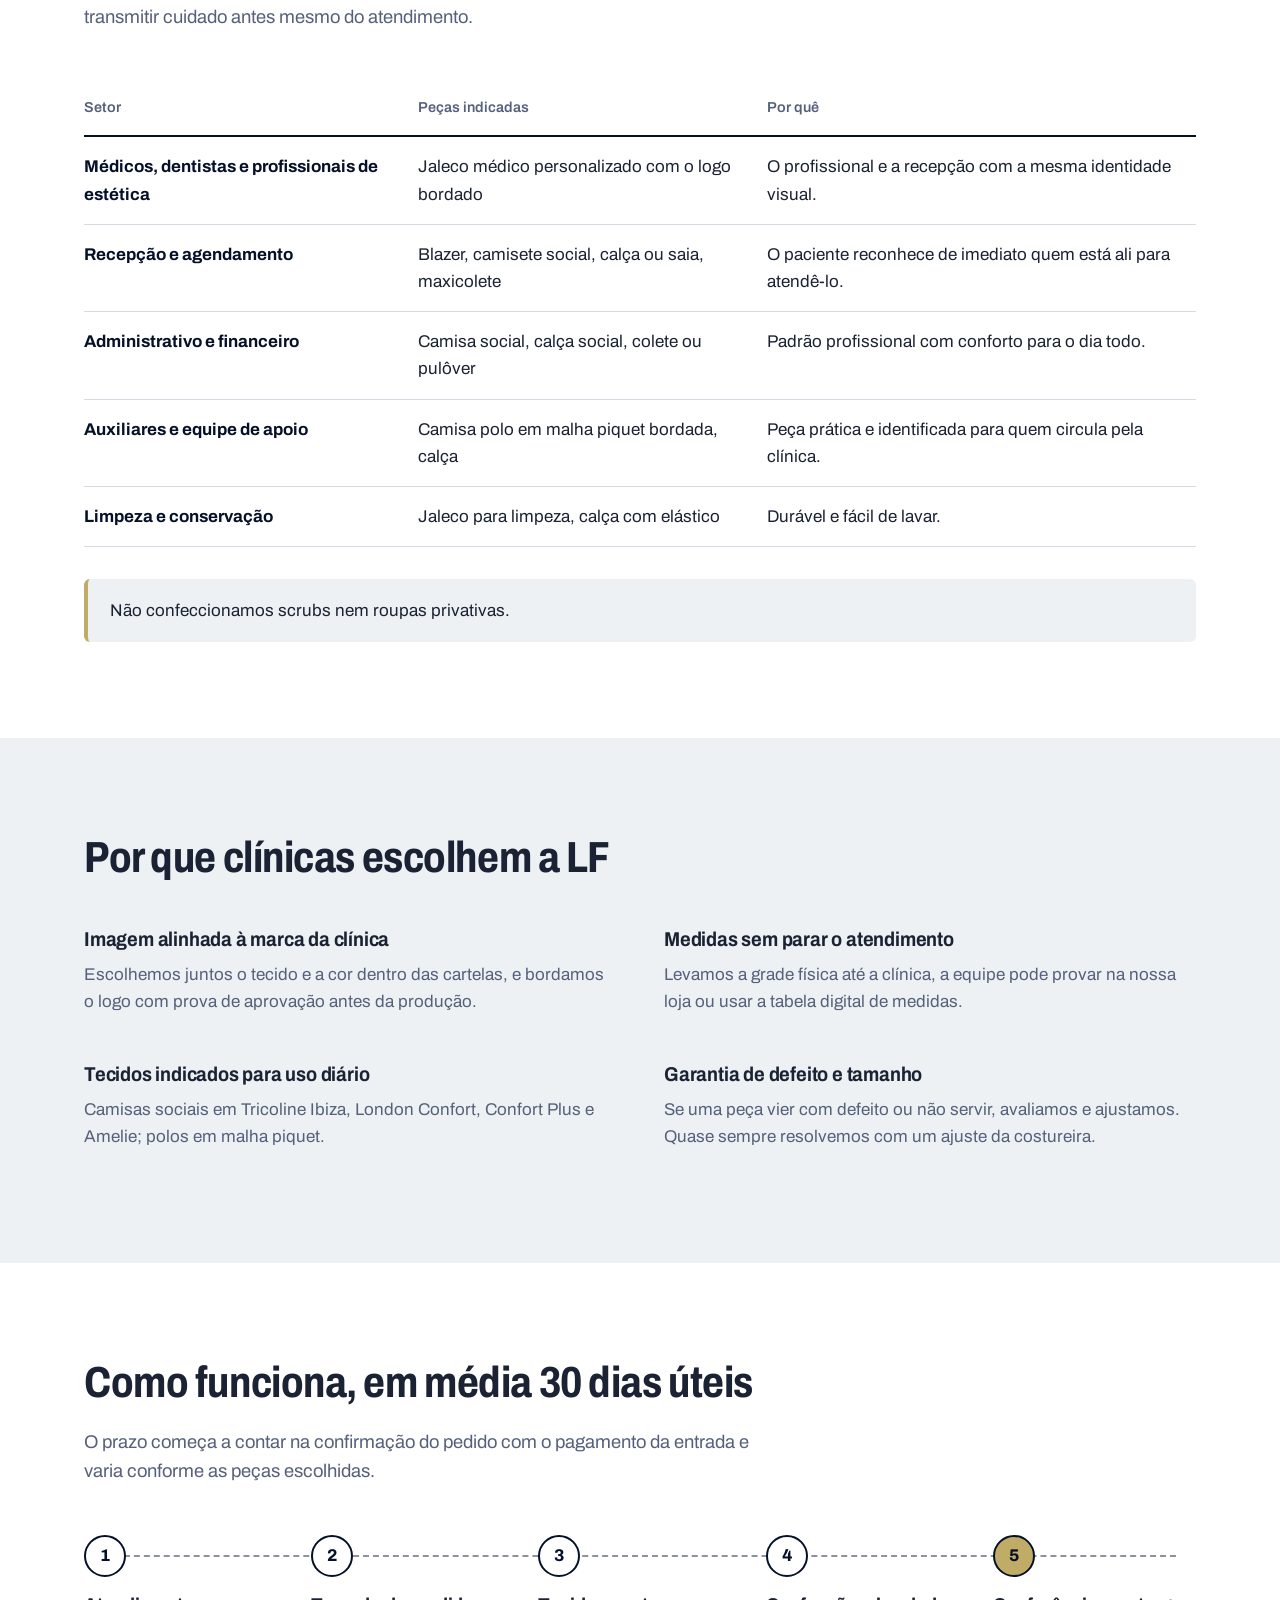
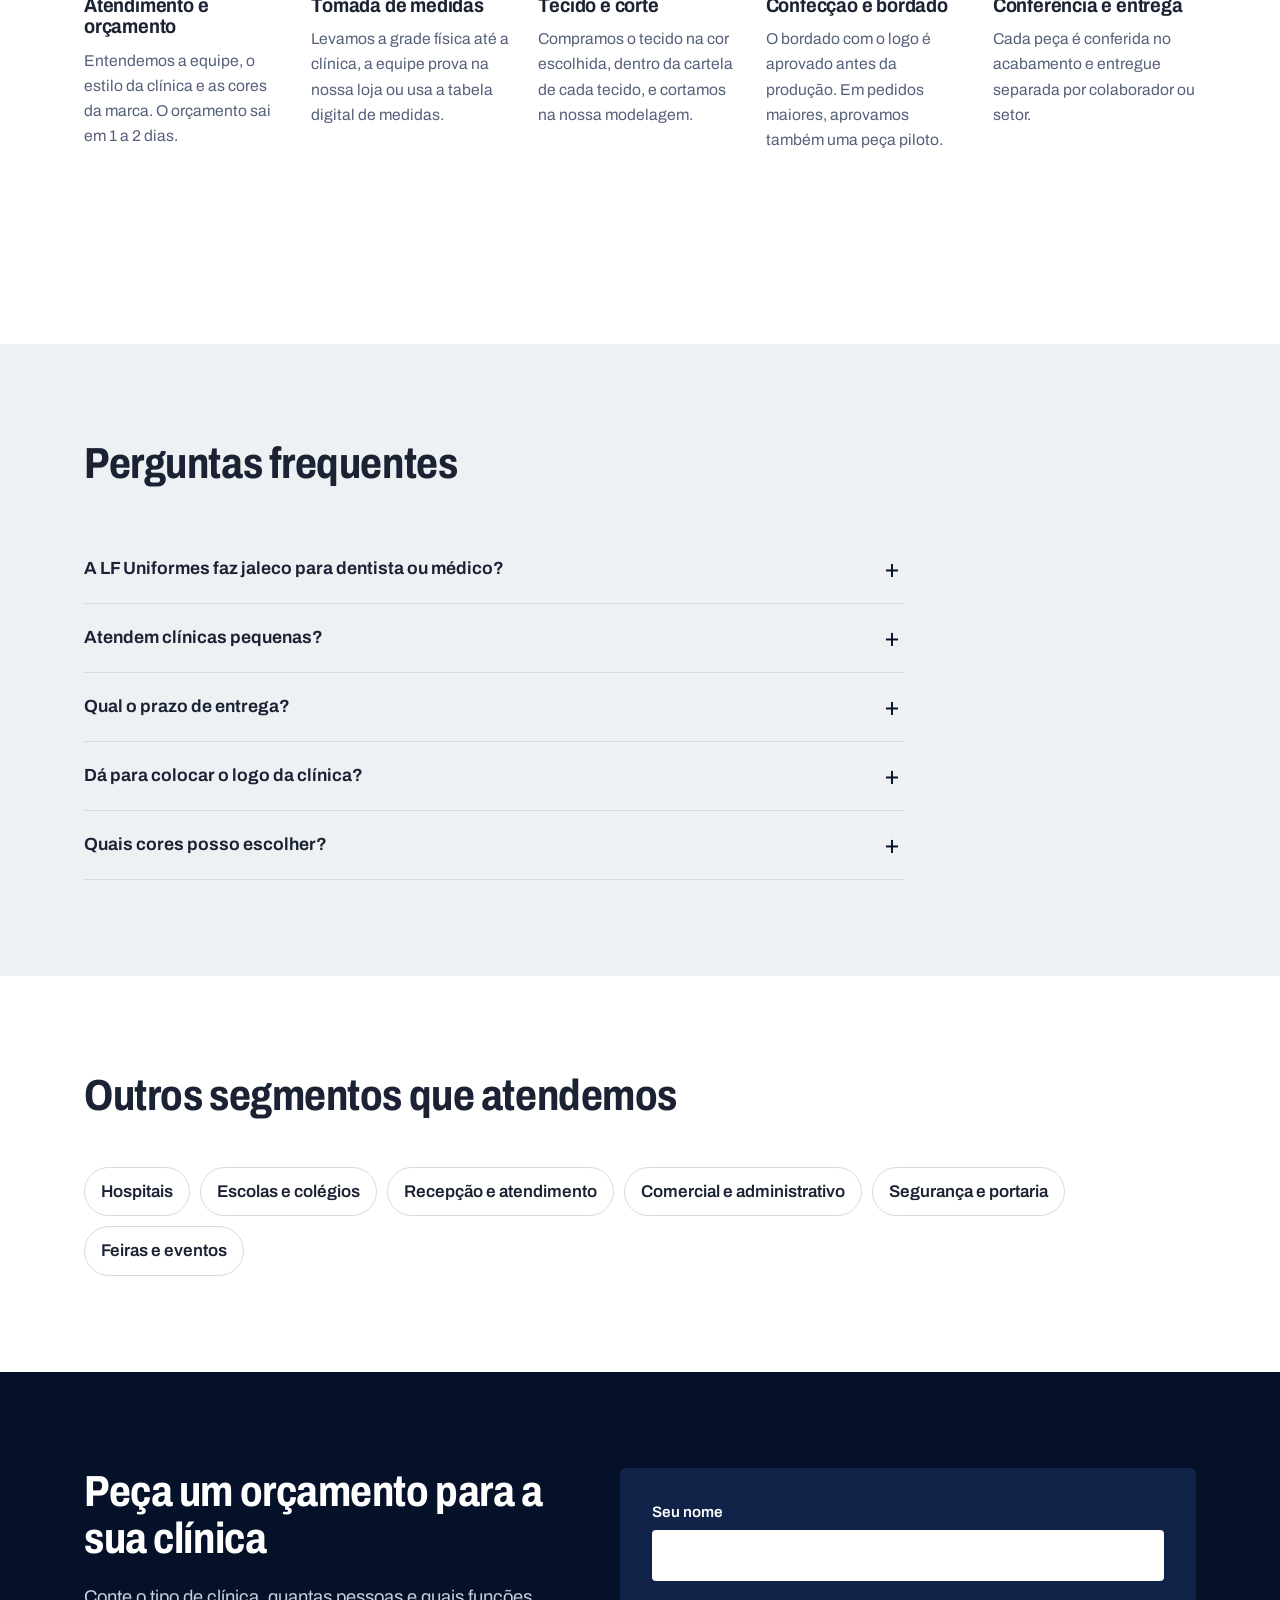
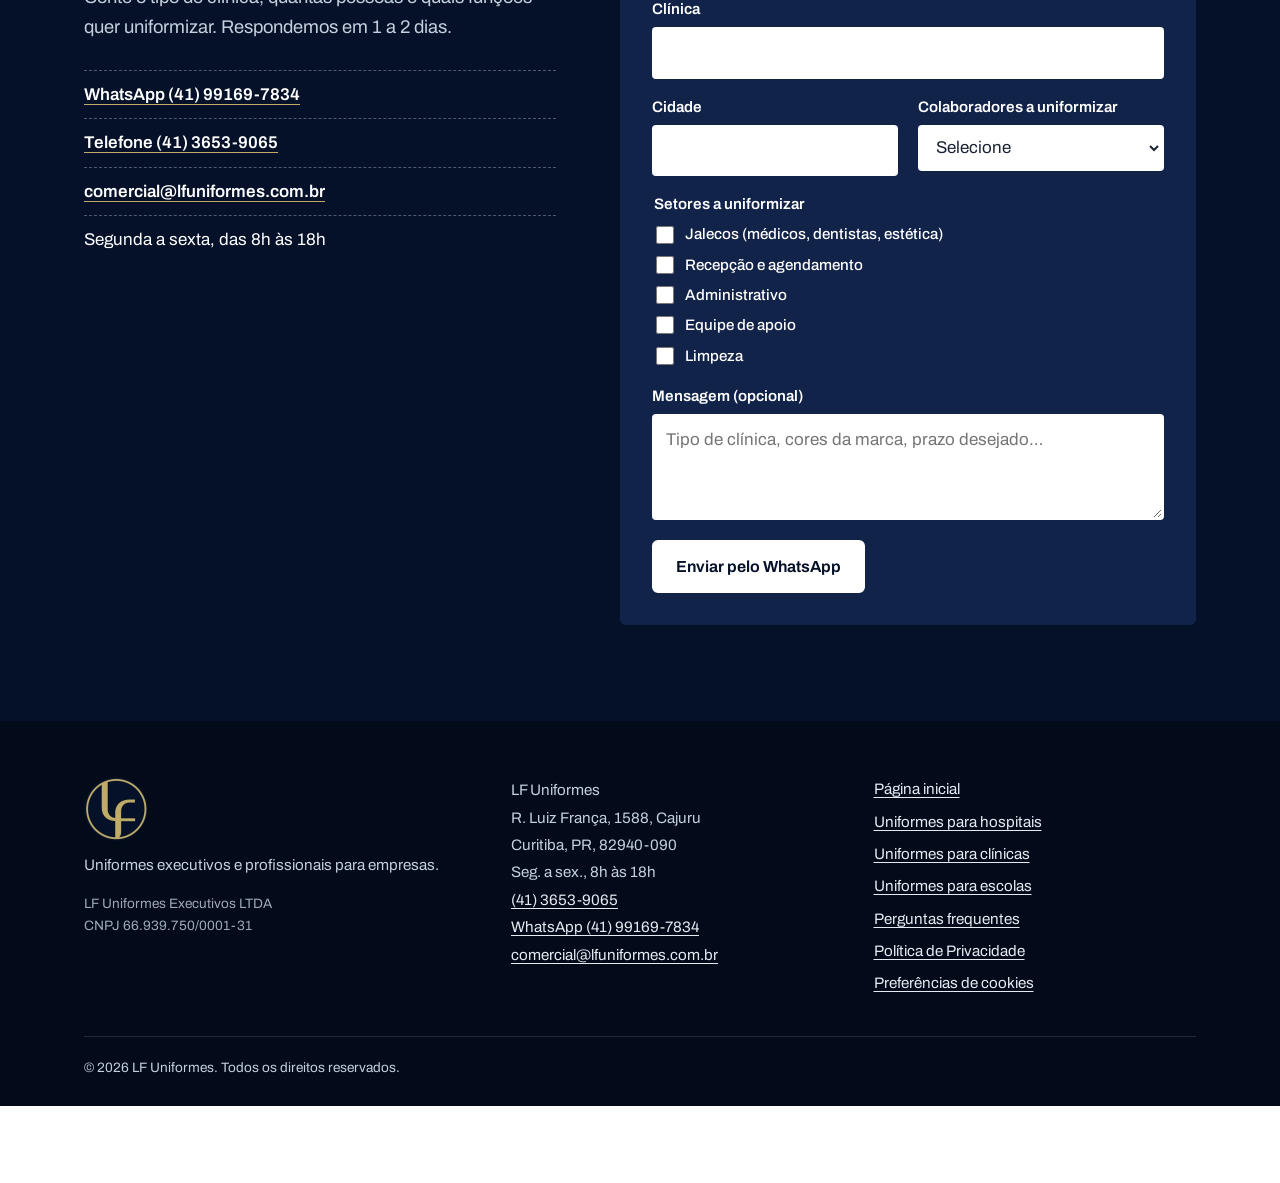
<file: uniformes-para-clinicas/index.html>
<!DOCTYPE html>
<html lang="pt-BR">
<head>
  <meta charset="utf-8">
  <!-- Consent Mode do Google: tudo negado até o visitante aceitar (antes do GTM) -->
  <script>
  window.dataLayer = window.dataLayer || [];
  function gtag(){dataLayer.push(arguments);}
  gtag('consent', 'default', {
    ad_storage: 'denied',
    ad_user_data: 'denied',
    ad_personalization: 'denied',
    analytics_storage: 'denied',
    wait_for_update: 500
  });
  try {
    var lfc = JSON.parse(localStorage.getItem('lf_consentimento') || 'null');
    if (lfc && lfc.valor === 'granted' && lfc.expira_em > Date.now()) {
      gtag('consent', 'update', {ad_storage: 'granted', ad_user_data: 'granted', ad_personalization: 'granted', analytics_storage: 'granted'});
    }
  } catch (e) {}
  </script>
  <!-- Google Tag Manager -->
  <script>(function(w,d,s,l,i){w[l]=w[l]||[];w[l].push({'gtm.start':
  new Date().getTime(),event:'gtm.js'});var f=d.getElementsByTagName(s)[0],
  j=d.createElement(s),dl=l!='dataLayer'?'&l='+l:'';j.async=true;j.src=
  'https://www.googletagmanager.com/gtm.js?id='+i+dl;f.parentNode.insertBefore(j,f);
  })(window,document,'script','dataLayer','GTM-PGRMXWQ');</script>
  <!-- End Google Tag Manager -->
  <meta name="viewport" content="width=device-width, initial-scale=1">
  <title>Jalecos e Uniformes para Clínicas em Curitiba | LF Uniformes</title>
  <meta name="description" content="Jalecos personalizados e jaleco médico para clínicas médicas, odontológicas e de estética, mais uniformes para recepção e apoio. Logo bordado.">
  <link rel="canonical" href="https://lfuniformes.com.br/uniformes-para-clinicas/">
  <meta name="robots" content="index, follow, max-image-preview:large">
  <meta name="theme-color" content="#051129">
  <meta property="og:type" content="website">
  <meta property="og:locale" content="pt_BR">
  <meta property="og:site_name" content="LF Uniformes">
  <meta property="og:url" content="https://lfuniformes.com.br/uniformes-para-clinicas/">
  <meta property="og:title" content="Jalecos e Uniformes para Clínicas em Curitiba | LF Uniformes">
  <meta property="og:description" content="Jalecos personalizados e jaleco médico para clínicas médicas, odontológicas e de estética, mais uniformes para recepção e apoio. Logo bordado.">
  <meta property="og:image" content="https://lfuniformes.com.br/img/og-image.jpg">
  <meta name="twitter:card" content="summary_large_image">
  <link rel="icon" type="image/png" href="/img/favicon.png">
  <link rel="apple-touch-icon" href="/img/apple-touch-icon.png">
  <link rel="preconnect" href="https://fonts.googleapis.com">
  <link rel="preconnect" href="https://fonts.gstatic.com" crossorigin>
  <link href="https://fonts.googleapis.com/css2?family=Archivo:wdth,wght@75..100,400..800&display=swap" rel="stylesheet">
  <style>
/* LF Uniformes — estilos base
   Paleta da marca (logo): azul-marinho #051129 e dourado #C0AC67 */
:root {
  --marinho: #051129;
  --marinho-2: #12234a;
  --papel: #eef1f4;
  --branco: #ffffff;
  --fita: #c0ac67;
  --fita-escuro: #8f7c3e;
  --tinta: #1a2233;
  --tinta-2: #55607a;
  --linha: #d5dbe3;
  --fonte: "Archivo", "Helvetica Neue", Arial, sans-serif;
  --larg: 1160px;
  --raio: 6px;
}

*, *::before, *::after { box-sizing: border-box; }
html { scroll-behavior: smooth; scroll-padding-top: 84px; }
@media (prefers-reduced-motion: reduce) { html { scroll-behavior: auto; } }

body {
  margin: 0;
  font-family: var(--fonte);
  font-size: 1.0625rem;
  line-height: 1.6;
  color: var(--tinta);
  background: var(--branco);
  -webkit-font-smoothing: antialiased;
}
img { max-width: 100%; height: auto; display: block; }
a { color: inherit; }
h1, h2, h3 { font-stretch: 82%; line-height: 1.08; margin: 0 0 .5em; letter-spacing: -0.01em; }
h1 { font-size: clamp(2.3rem, 4.6vw, 3.6rem); font-weight: 750; }
h2 { font-size: clamp(1.85rem, 3.4vw, 2.75rem); font-weight: 720; }
h3 { font-size: 1.25rem; font-weight: 680; font-stretch: 90%; }
p { margin: 0 0 1em; max-width: 62ch; }

:focus-visible { outline: 3px solid var(--fita); outline-offset: 3px; border-radius: 2px; }

.skip { position: absolute; left: -999px; top: 8px; background: var(--fita); color: var(--marinho); padding: 8px 14px; z-index: 100; }
.skip:focus { left: 8px; }

/* Botões e links */
.btn {
  display: inline-flex; align-items: center; justify-content: center;
  min-height: 48px; padding: 12px 22px;
  background: var(--marinho); color: var(--branco);
  border: 2px solid var(--marinho); border-radius: var(--raio);
  font: inherit; font-weight: 650; font-size: 1rem; text-decoration: none; cursor: pointer;
  transition: background .15s, color .15s;
}
.btn:hover { background: var(--marinho-2); border-color: var(--marinho-2); }
.btn--sm { min-height: 40px; padding: 8px 16px; font-size: .95rem; }
.btn--linha { background: transparent; color: var(--marinho); }
.btn--linha:hover { background: var(--marinho); color: var(--branco); }
.btn--claro { background: var(--branco); color: var(--marinho); border-color: var(--branco); }
.btn--claro:hover { background: var(--fita); border-color: var(--fita); }
.btn--linha-clara { background: transparent; color: var(--branco); border-color: rgba(255,255,255,.6); }
.btn--linha-clara:hover { border-color: var(--branco); background: rgba(255,255,255,.08); }
.link { font-weight: 650; text-underline-offset: 4px; text-decoration-thickness: 2px; text-decoration-color: var(--fita-escuro); }
.link:hover { text-decoration-color: currentColor; }

/* Topo */
.topo { position: sticky; top: 0; z-index: 50; background: rgba(255,255,255,.96); border-bottom: 1px solid var(--linha); backdrop-filter: blur(6px); }
.topo__in { max-width: var(--larg); margin: 0 auto; padding: 12px 24px; display: flex; align-items: center; justify-content: space-between; gap: 24px; }
.marca { display: inline-flex; align-items: center; gap: 12px; text-decoration: none; color: var(--marinho); }
.marca img { height: 52px; width: 52px; }
.marca__nome { display: flex; flex-direction: column; line-height: 1.05; }
.marca__nome strong { font-size: 1.2rem; font-weight: 750; font-stretch: 85%; }
.marca__nome span { font-size: .78rem; font-weight: 600; color: var(--fita-escuro); letter-spacing: .02em; }
.rodape__logo { height: 64px; width: 64px; margin-bottom: 12px; }
.nav { display: flex; align-items: center; gap: 26px; }
.nav a:not(.btn) { text-decoration: none; font-weight: 550; font-size: .98rem; color: var(--tinta); }
.nav a:not(.btn):hover { text-decoration: underline; text-decoration-color: var(--fita); text-decoration-thickness: 2px; text-underline-offset: 6px; }
.menu-btn { display: none; font: inherit; font-weight: 650; background: none; border: 2px solid var(--marinho); color: var(--marinho); border-radius: var(--raio); padding: 6px 14px; cursor: pointer; }

/* Hero */
.hero {
  max-width: var(--larg); margin: 0 auto; padding: 64px 24px 72px;
  display: grid; grid-template-columns: 1.1fr .9fr; gap: 56px; align-items: center;
}
.hero__local { font-weight: 600; color: var(--tinta-2); margin-bottom: 14px; }
.hero__sub { font-size: 1.2rem; color: var(--tinta-2); max-width: 52ch; }
.hero__ctas { display: flex; flex-wrap: wrap; gap: 12px; margin-top: 28px; }
.hero__img { margin: 0; position: relative; }
.hero__img img { width: 100%; aspect-ratio: 4 / 5; object-fit: cover; border-radius: var(--raio); background: var(--papel); }

/* Etiqueta de roupa pendurada na foto */
.etiqueta {
  position: absolute; left: -28px; bottom: 36px;
  background: var(--branco); color: var(--marinho);
  font-weight: 650; font-size: .95rem; line-height: 1.3;
  padding: 14px 18px 14px 40px; max-width: 230px;
  border-radius: 4px 14px 14px 4px;
  box-shadow: 0 10px 24px -12px rgba(19,35,63,.45);
  transform: rotate(-3deg);
}
.etiqueta__furo { position: absolute; left: 14px; top: 50%; width: 12px; height: 12px; margin-top: -6px; border-radius: 50%; border: 2px solid var(--marinho); background: var(--papel); }

/* Fita métrica: o elemento marcante da página */
.fita { background: var(--fita); color: var(--marinho); position: relative; overflow: hidden; }
.fita__regua {
  height: 22px;
  background:
    repeating-linear-gradient(90deg, var(--marinho) 0 2px, transparent 2px 60px),
    repeating-linear-gradient(90deg, var(--marinho) 0 1px, transparent 1px 12px);
  background-size: 100% 22px, 100% 11px;
  background-repeat: repeat-x;
  opacity: .85;
}
.fita__dados { max-width: var(--larg); margin: 0 auto; padding: 18px 24px 30px; display: grid; grid-template-columns: repeat(4, 1fr); gap: 24px; }
.fita__dados div { display: flex; flex-direction: column-reverse; border-left: 2px solid var(--marinho); padding-left: 16px; }
.fita__dados dd { margin: 0; font-size: clamp(2.2rem, 4.5vw, 3.4rem); font-weight: 800; font-stretch: 75%; line-height: 1; font-variant-numeric: tabular-nums; }
.fita__dados dt { font-weight: 600; margin-top: 6px; }

/* Seções */
.secao { max-width: var(--larg); margin: 0 auto; padding: 96px 24px; }
.secao--escura, .secao--clara { max-width: none; }
.secao--escura { background: var(--marinho); color: var(--branco); }
.secao--clara { background: var(--papel); }
.secao--escura > *, .secao--clara > * { max-width: calc(var(--larg) - 48px); margin-left: auto; margin-right: auto; }
.secao__cab { margin-bottom: 48px; }
.secao__cab p { font-size: 1.15rem; color: var(--tinta-2); }
.secao__acao { margin-top: 36px; }

/* Linhas de produto */
.linhas { display: grid; grid-template-columns: repeat(3, 1fr); gap: 32px; }
.linha img { width: 100%; aspect-ratio: 4 / 5; object-fit: cover; border-radius: var(--raio); background: var(--papel); margin-bottom: 20px; }
.linha > p { color: var(--tinta-2); }
.pecas { list-style: none; padding: 0; margin: 0; display: flex; flex-wrap: wrap; gap: 6px 8px; }
.pecas li { font-size: .9rem; padding: 4px 10px; border: 1px solid var(--linha); border-radius: 999px; }

/* Ficha técnica nas linhas e bloco de tecidos */
.ficha { margin-top: 14px; font-size: .92rem; color: var(--tinta-2); }
.tecidos { margin-top: 56px; padding: 28px 32px; background: var(--papel); border-radius: var(--raio); border-left: 4px solid var(--fita); }
.tecidos h3 { margin-bottom: 16px; }
.tecidos dl { margin: 0; display: grid; grid-template-columns: repeat(3, 1fr); gap: 20px; }
.tecidos dt { font-weight: 700; color: var(--marinho); }
.tecidos dd { margin: 4px 0 0; color: var(--tinta-2); }
.rodape__cnpj { font-size: .85rem; opacity: .8; margin-top: 12px; }
@media (max-width: 760px) { .tecidos dl { grid-template-columns: 1fr; } .tecidos { padding: 22px; } }

/* Páginas internas (segmentos) */
.migalhas { max-width: var(--larg); margin: 24px auto 0; padding: 0 24px; font-size: .9rem; color: var(--tinta-2); }
.migalhas ol { list-style: none; display: flex; flex-wrap: wrap; gap: 6px; margin: 0; padding: 0; }
.migalhas li + li::before { content: "/"; margin-right: 6px; color: var(--linha); }
.migalhas a { color: var(--tinta-2); }
.hero--interna { padding-top: 32px; }
.resposta { font-size: 1.2rem; color: var(--tinta); max-width: 58ch; }
.tabela-areas { width: 100%; border-collapse: collapse; margin-top: 8px; }
.tabela-areas th, .tabela-areas td { text-align: left; vertical-align: top; padding: 16px 16px 16px 0; border-bottom: 1px solid var(--linha); }
.tabela-areas th { font-size: .9rem; color: var(--tinta-2); font-weight: 600; border-bottom: 2px solid var(--marinho); }
.tabela-areas td:first-child { font-weight: 700; color: var(--marinho); width: 30%; }
.motivos { display: grid; grid-template-columns: repeat(2, 1fr); gap: 32px 48px; }
.motivos p { color: var(--tinta-2); }
.aviso { margin-top: 32px; padding: 18px 22px; background: var(--papel); border-left: 4px solid var(--fita); border-radius: var(--raio); }
.aviso p { margin: 0; }
.outros-segmentos { display: flex; flex-wrap: wrap; gap: 10px; list-style: none; padding: 0; margin: 0; }
.outros-segmentos a { display: inline-block; padding: 10px 16px; border: 1px solid var(--linha); border-radius: 999px; text-decoration: none; font-weight: 600; }
.outros-segmentos a:hover { border-color: var(--marinho); }
.segmentos__lista a { text-decoration: none; color: inherit; display: flex; justify-content: space-between; }
.segmentos__lista a::after { content: "›"; color: var(--fita); font-size: 1.4rem; line-height: 1; }
.segmentos__lista a:hover { color: var(--fita); }
@media (max-width: 760px) {
  .motivos { grid-template-columns: 1fr; }
  .migalhas { padding: 0 20px; }
  .tabela-areas, .tabela-areas tbody, .tabela-areas tr, .tabela-areas td { display: block; width: 100% !important; }
  .tabela-areas thead { display: none; }
  .tabela-areas td { padding: 4px 0; border: 0; }
  .tabela-areas tr { padding: 14px 0; border-bottom: 1px solid var(--linha); }
}

/* Blog */
.blog-cab { max-width: var(--larg); margin: 0 auto; padding: 40px 24px 8px; }
.blog-cab p { font-size: 1.15rem; color: var(--tinta-2); }
.categorias { list-style: none; display: flex; flex-wrap: wrap; gap: 8px; padding: 0; margin: 24px 0 0; }
.categorias a { display: inline-block; padding: 8px 14px; border: 1px solid var(--linha); border-radius: 999px; text-decoration: none; font-weight: 600; font-size: .95rem; }
.categorias a:hover, .categorias a[aria-current] { border-color: var(--marinho); background: var(--marinho); color: var(--branco); }
.cards { display: grid; grid-template-columns: repeat(3, 1fr); gap: 24px; list-style: none; padding: 0; margin: 0; }
.card { border: 1px solid var(--linha); border-radius: var(--raio); padding: 24px; display: flex; flex-direction: column; gap: 10px; background: var(--branco); }
.card__cat { font-size: .85rem; font-weight: 700; color: var(--fita-escuro); }
.card h3 { margin: 0; font-size: 1.25rem; }
.card h3 a { text-decoration: none; }
.card h3 a:hover { text-decoration: underline; text-decoration-color: var(--fita); }
.card p { color: var(--tinta-2); font-size: .98rem; margin: 0; }
.card time { font-size: .85rem; color: var(--tinta-2); margin-top: auto; }
.blog-vazio { color: var(--tinta-2); }

.artigo { max-width: 760px; margin: 0 auto; padding: 32px 24px 24px; }
.artigo__cat { font-weight: 700; color: var(--fita-escuro); text-decoration: none; }
.artigo h1 { font-size: clamp(2rem, 4vw, 3rem); margin-top: 10px; }
.artigo__meta { color: var(--tinta-2); font-size: .95rem; margin-bottom: 24px; }
.artigo__resumo { font-size: 1.2rem; line-height: 1.55; padding: 20px 24px; background: var(--papel); border-left: 4px solid var(--fita); border-radius: var(--raio); margin: 0 0 32px; max-width: none; }
.artigo__corpo { font-size: 1.1rem; line-height: 1.7; }
.artigo__corpo p, .artigo__corpo li { max-width: 68ch; }
.artigo__corpo h2 { font-size: 1.75rem; margin-top: 48px; }
.artigo__corpo h3 { margin-top: 32px; }
.artigo__corpo ul, .artigo__corpo ol { padding-left: 1.3em; margin: 0 0 1em; }
.artigo__corpo li { margin-bottom: 6px; }
.artigo__corpo a { text-decoration-color: var(--fita-escuro); text-underline-offset: 3px; text-decoration-thickness: 2px; font-weight: 600; }
.artigo__corpo table { width: 100%; border-collapse: collapse; margin: 24px 0; font-size: 1rem; }
.artigo__corpo th, .artigo__corpo td { text-align: left; vertical-align: top; padding: 12px 12px 12px 0; border-bottom: 1px solid var(--linha); }
.artigo__corpo th { border-bottom: 2px solid var(--marinho); font-size: .92rem; }
.tabela-rolagem { overflow-x: auto; }
.artigo .faq { margin-top: 8px; }

.material { margin: 40px 0; padding: 28px; background: var(--marinho); color: var(--branco); border-radius: var(--raio); }
.material h2 { margin: 0 0 8px; font-size: 1.5rem; color: var(--branco); }
.material > p { color: #c6cfdd; margin-bottom: 18px; }
.material .form { padding: 0; background: none; }
.material__ok { font-weight: 600; color: var(--fita); margin: 0; }

.artigo-cta { max-width: 760px; margin: 16px auto 0; padding: 0 24px 72px; }
.artigo-cta > div { border-top: 2px solid var(--marinho); padding-top: 28px; }
.relacionados { max-width: var(--larg); margin: 0 auto; padding: 0 24px 96px; }
@media (max-width: 980px) { .cards { grid-template-columns: 1fr 1fr; } }
@media (max-width: 760px) { .cards { grid-template-columns: 1fr; } .material { padding: 22px; } .blog-cab { padding: 28px 20px 0; } }

/* Bloco de peças da home */
.pecas-grade { display: grid; grid-template-columns: repeat(3, 1fr); gap: 20px; }
.peca { border: 1px solid var(--linha); border-radius: var(--raio); padding: 24px; background: var(--branco); }
.peca h3 { margin-bottom: 8px; }
.peca p { color: var(--tinta-2); font-size: .98rem; margin: 0; }
.peca--destaque { grid-column: span 3; background: var(--papel); border-left: 4px solid var(--fita); }
.peca--destaque h3 { font-size: 1.4rem; }

/* Seção de jalecos */
.jalecos { display: grid; grid-template-columns: 1.1fr .9fr; gap: 48px; align-items: start; }
.lista-check { list-style: none; padding: 0; margin: 0; }
.lista-check li { position: relative; padding: 12px 0 12px 32px; border-bottom: 1px solid var(--linha); }
.lista-check li::before { content: ""; position: absolute; left: 4px; top: 19px; width: 12px; height: 7px; border-left: 2px solid var(--fita-escuro); border-bottom: 2px solid var(--fita-escuro); transform: rotate(-45deg); }

/* Marcador de conteúdo a validar com a LF */
.validar { background: #fff1b8; color: #6b4f00; padding: 0 4px; border-radius: 3px; font-weight: 600; }

/* Bloco de planejamento (escolas) */
.planejamento { max-width: calc(var(--larg) - 48px); margin: 0 auto 0; padding: 24px 28px; background: var(--papel); border-left: 4px solid var(--fita); border-radius: var(--raio); }
.planejamento h2 { font-size: 1.4rem; margin-bottom: 8px; }
.planejamento p { margin: 0; font-size: 1.1rem; }
.secao--planejamento { padding-top: 0; }

/* Política de privacidade */
.texto-legal { max-width: 760px; margin: 0 auto; padding: 32px 24px 96px; }
.texto-legal h2 { font-size: 1.5rem; margin-top: 40px; }
.texto-legal p, .texto-legal li { max-width: 70ch; }
.texto-legal ul { padding-left: 1.3em; }

/* Aviso de cookies */
.aviso-cookies { position: fixed; left: 0; right: 0; bottom: 0; z-index: 70; background: var(--marinho); color: var(--branco); padding: 14px 24px; display: flex; align-items: center; justify-content: center; gap: 16px 24px; flex-wrap: wrap; box-shadow: 0 -6px 18px -10px rgba(0,0,0,.4); }
.aviso-cookies p { margin: 0; font-size: .95rem; max-width: 70ch; }
.aviso-cookies a { color: var(--fita); font-weight: 600; text-underline-offset: 3px; }
.aviso-cookies__acoes { display: flex; gap: 10px; }
.aviso-cookies .btn--sm { min-height: 40px; }
body.com-aviso { padding-bottom: var(--aviso-h, 0px); }
body.com-aviso .wa-flutuante { bottom: calc(var(--aviso-h, 0px) + 16px); }
.rodape__legal { display: flex; flex-wrap: wrap; gap: 8px 20px; }
.rodape__legal a { color: #c6cfdd; }
@media (max-width: 980px) {
  .pecas-grade { grid-template-columns: 1fr 1fr; }
  .peca--destaque { grid-column: span 2; }
  .jalecos { grid-template-columns: 1fr; gap: 24px; }
}
@media (max-width: 760px) {
  .pecas-grade { grid-template-columns: 1fr; }
  .peca--destaque { grid-column: auto; }
  .aviso-cookies { padding: 12px 16px; justify-content: flex-start; }
  .aviso-cookies p { font-size: .9rem; }
  .aviso-cookies__acoes { width: 100%; }
  .aviso-cookies__acoes .btn { flex: 1; }
  .planejamento { margin: 0 20px; padding: 20px; }
}

/* Segmentos */
.segmentos { display: grid; grid-template-columns: 1fr 1fr; gap: 56px; align-items: start; }
.segmentos p { color: #c6cfdd; font-size: 1.15rem; }
.segmentos__lista { list-style: none; margin: 0; padding: 0; columns: 2; column-gap: 32px; }
.segmentos__lista li { break-inside: avoid; padding: 14px 0; border-bottom: 1px dashed rgba(255,255,255,.35); font-size: 1.15rem; font-weight: 600; }

/* Processo: costura tracejada ligando as etapas */
.costura { list-style: none; counter-reset: etapa; padding: 0; margin: 0 0 80px; display: grid; grid-template-columns: repeat(5, 1fr); gap: 24px; position: relative; }
.costura::before { content: ""; position: absolute; left: 20px; right: 20px; top: 20px; border-top: 2px dashed var(--marinho); opacity: .45; }
.costura li { counter-increment: etapa; position: relative; padding-top: 60px; }
.costura li::before {
  content: counter(etapa);
  position: absolute; top: 0; left: 0; width: 42px; height: 42px; border-radius: 50%;
  display: grid; place-items: center;
  background: var(--branco); border: 2px solid var(--marinho); color: var(--marinho);
  font-weight: 750; font-variant-numeric: tabular-nums;
}
.costura li:last-child::before { background: var(--fita); }
.costura p { font-size: .98rem; color: var(--tinta-2); }

.diferenciais { display: grid; grid-template-columns: repeat(4, 1fr); gap: 0; border-top: 2px solid var(--marinho); }
.diferenciais > div { padding: 24px 24px 8px 0; }
.diferenciais > div + div { padding-left: 24px; border-left: 1px solid var(--linha); }
.diferenciais p { color: var(--tinta-2); font-size: .98rem; }

/* Clientes */
.logos { list-style: none; padding: 0; display: grid; grid-template-columns: repeat(6, 1fr); gap: 12px; }
.logos li { background: var(--branco); border-radius: var(--raio); min-height: 76px; display: grid; place-items: center; padding: 14px; font-weight: 700; font-stretch: 85%; font-size: 1.1rem; color: var(--marinho); text-align: center; }

/* Sobre */
.sobre { display: grid; grid-template-columns: 1fr 1fr; gap: 56px; align-items: center; }
.sobre img { width: 100%; aspect-ratio: 4 / 3; object-fit: cover; border-radius: var(--raio); background: var(--papel); }

/* FAQ */
.faq details { max-width: 820px; }
.faq details { border-bottom: 1px solid var(--linha); }
.faq summary { cursor: pointer; list-style: none; padding: 20px 40px 20px 0; font-weight: 650; font-size: 1.1rem; position: relative; }
.faq summary::-webkit-details-marker { display: none; }
.faq summary::after { content: "+"; position: absolute; right: 4px; top: 14px; font-size: 1.6rem; font-weight: 400; color: var(--marinho); }
.faq details[open] summary::after { content: "–"; }
.faq details p { color: var(--tinta-2); padding-bottom: 12px; }

/* Contato / orçamento */
.contato { display: grid; grid-template-columns: .9fr 1.1fr; gap: 64px; align-items: start; }
.contato > div > p { color: #c6cfdd; font-size: 1.15rem; }
.contato__dados { list-style: none; padding: 0; margin: 28px 0 0; }
.contato__dados li { padding: 10px 0; border-top: 1px dashed rgba(255,255,255,.3); }
.contato__dados a { font-weight: 600; text-decoration-color: var(--fita); text-underline-offset: 4px; }

.form { display: grid; grid-template-columns: 1fr 1fr; gap: 16px 20px; background: var(--marinho-2); padding: 32px; border-radius: var(--raio); }
.campo { grid-column: 1 / -1; display: flex; flex-direction: column; gap: 6px; border: 0; padding: 0; margin: 0; }
.campo--meia { grid-column: span 1; }
.campo label, .campo legend { font-weight: 600; font-size: .95rem; }
.campo legend { margin-bottom: 6px; }
.form input:not([type=checkbox]), .form select, .form textarea {
  font: inherit; color: var(--tinta); background: var(--branco);
  border: 2px solid transparent; border-radius: 4px; padding: 10px 12px; min-height: 46px;
}
.form input:focus, .form select:focus, .form textarea:focus { outline: none; border-color: var(--fita); }
.check { display: inline-flex; align-items: center; gap: 8px; font-weight: 500 !important; margin-right: 18px; }
.check input { width: 18px; height: 18px; accent-color: var(--fita); }
.form__erro { grid-column: 1 / -1; margin: 0; color: #ffd58a; font-weight: 600; }
.form__acoes { grid-column: 1 / -1; display: flex; flex-wrap: wrap; gap: 12px; margin-top: 4px; }

/* Rodapé */
.rodape { background: #030a1a; color: #c6cfdd; padding: 56px 24px 28px; font-size: .95rem; }
.rodape__in { max-width: calc(var(--larg) - 48px); margin: 0 auto; display: grid; grid-template-columns: 1.2fr 1fr 1fr; gap: 40px; }
.rodape address { font-style: normal; line-height: 1.8; }
.rodape nav { display: flex; flex-direction: column; gap: 8px; }
.rodape a { color: #e6ebf2; text-underline-offset: 3px; }
.rodape__fim { max-width: calc(var(--larg) - 48px); margin: 40px auto 0; padding-top: 20px; border-top: 1px solid rgba(255,255,255,.12); font-size: .85rem; }

/* WhatsApp flutuante */
.wa-flutuante { position: fixed; right: 20px; bottom: 20px; z-index: 60; width: 58px; height: 58px; border-radius: 50%; display: grid; place-items: center; background: #1fa855; color: #fff; box-shadow: 0 8px 20px -6px rgba(0,0,0,.35); }
.wa-flutuante:hover { background: #178a45; }

/* Imagem ausente (antes de copiar /public/images): mantém o espaço sem quebrar o layout */
img.sem-img { visibility: hidden; }

/* Responsivo */
@media (max-width: 980px) {
  .hero, .segmentos, .sobre, .contato { grid-template-columns: 1fr; gap: 40px; }
  .hero { padding-top: 40px; }
  .etiqueta { left: 12px; }
  .linhas { grid-template-columns: 1fr 1fr; }
  .costura { grid-template-columns: 1fr; gap: 0; }
  .costura::before { left: 20px; right: auto; top: 20px; bottom: 20px; border-top: 0; border-left: 2px dashed var(--marinho); }
  .costura li { padding: 0 0 28px 64px; }
  .diferenciais { grid-template-columns: 1fr 1fr; }
  .diferenciais > div:nth-child(3) { border-left: 0; padding-left: 0; }
  .logos { grid-template-columns: repeat(4, 1fr); }
  .fita__dados { grid-template-columns: 1fr 1fr; }
  .rodape__in { grid-template-columns: 1fr 1fr; }
}
@media (max-width: 760px) {
  .marca img { height: 44px; width: 44px; }
  .menu-btn { display: inline-block; }
  .nav { display: none; position: absolute; top: 100%; left: 0; right: 0; background: var(--branco); flex-direction: column; align-items: stretch; gap: 0; padding: 8px 24px 20px; border-bottom: 1px solid var(--linha); }
  .nav.aberto { display: flex; }
  .nav a:not(.btn) { padding: 12px 0; border-bottom: 1px solid var(--linha); }
  .nav .btn { margin-top: 14px; }
  .secao { padding: 64px 20px; }
  .linhas { grid-template-columns: 1fr; }
  .segmentos__lista { columns: 1; }
  .diferenciais { grid-template-columns: 1fr; }
  .diferenciais > div, .diferenciais > div + div { border-left: 0; padding-left: 0; border-bottom: 1px solid var(--linha); }
  .logos { grid-template-columns: repeat(3, 1fr); }
  .form { grid-template-columns: 1fr; padding: 22px; }
  .campo--meia { grid-column: 1 / -1; }
  .rodape__in { grid-template-columns: 1fr; }
}

  </style>
  <script type="application/ld+json">
{
  "@context": "https://schema.org",
  "@graph": [
    {
      "@type": "Service",
      "@id": "https://lfuniformes.com.br/uniformes-para-clinicas/#servico",
      "name": "Jalecos e uniformes para clínicas",
      "serviceType": "Confecção de uniformes",
      "description": "Jalecos personalizados e jaleco médico para clínicas médicas, odontológicas e de estética, mais uniformes para recepção e apoio. Logo bordado.",
      "provider": {
        "@id": "https://lfuniformes.com.br/#empresa"
      },
      "areaServed": [
        {
          "@type": "City",
          "name": "Curitiba"
        },
        {
          "@type": "AdministrativeArea",
          "name": "Região Metropolitana de Curitiba"
        },
        {
          "@type": "AdministrativeArea",
          "name": "Litoral do Paraná"
        },
        {
          "@type": "Country",
          "name": "Brasil"
        }
      ],
      "audience": {
        "@type": "BusinessAudience",
        "name": "Clínicas médicas, odontológicas, de estética e laboratórios"
      },
      "url": "https://lfuniformes.com.br/uniformes-para-clinicas/"
    },
    {
      "@type": "LocalBusiness",
      "@id": "https://lfuniformes.com.br/#empresa",
      "name": "LF Uniformes",
      "url": "https://lfuniformes.com.br/",
      "telephone": "+55-41-3653-9065",
      "address": {
        "@type": "PostalAddress",
        "streetAddress": "R. Luiz França, 1588",
        "addressLocality": "Curitiba",
        "addressRegion": "PR",
        "postalCode": "82940-090",
        "addressCountry": "BR"
      }
    },
    {
      "@type": "BreadcrumbList",
      "itemListElement": [
        {
          "@type": "ListItem",
          "position": 1,
          "name": "LF Uniformes",
          "item": "https://lfuniformes.com.br/"
        },
        {
          "@type": "ListItem",
          "position": 2,
          "name": "Uniformes para clínicas",
          "item": "https://lfuniformes.com.br/uniformes-para-clinicas/"
        }
      ]
    },
    {
      "@type": "FAQPage",
      "mainEntity": [
        {
          "@type": "Question",
          "name": "A LF Uniformes faz jaleco para dentista ou médico?",
          "acceptedAnswer": {
            "@type": "Answer",
            "text": "Sim. Confeccionamos jaleco médico e jalecos personalizados com o logo da clínica bordado. Não fazemos scrubs nem roupas privativas."
          }
        },
        {
          "@type": "Question",
          "name": "Atendem clínicas pequenas?",
          "acceptedAnswer": {
            "@type": "Answer",
            "text": "Sim. Atendemos clínicas de diferentes tamanhos. Algumas peças têm condições específicas de quantidade, que informamos no orçamento."
          }
        },
        {
          "@type": "Question",
          "name": "Qual o prazo de entrega?",
          "acceptedAnswer": {
            "@type": "Answer",
            "text": "O prazo médio é de 30 dias úteis a partir da confirmação do pedido e do pagamento da entrada. Pode variar conforme as peças."
          }
        },
        {
          "@type": "Question",
          "name": "Dá para colocar o logo da clínica?",
          "acceptedAnswer": {
            "@type": "Answer",
            "text": "Sim, com bordado ou DTF. O bordado passa por uma prova para aprovação antes da produção."
          }
        },
        {
          "@type": "Question",
          "name": "Quais cores posso escolher?",
          "acceptedAnswer": {
            "@type": "Answer",
            "text": "Trabalhamos com a cartela de cores de cada tecido, que é bem ampla. Ajudamos a escolher a combinação mais próxima da identidade da clínica."
          }
        }
      ]
    }
  ]
}
  </script>
</head>
<body>
  <!-- Google Tag Manager (noscript) -->
  <noscript><iframe src="https://www.googletagmanager.com/ns.html?id=GTM-PGRMXWQ" height="0" width="0" style="display:none;visibility:hidden"></iframe></noscript>
  <!-- End Google Tag Manager (noscript) -->
  <a class="skip" href="#conteudo">Pular para o conteúdo</a>
  <header class="topo">
    <div class="topo__in">
      <a href="/" class="marca" aria-label="LF Uniformes, página inicial">
        <img src="/img/logo.png" alt="" width="52" height="52">
        <span class="marca__nome"><strong>LF Uniformes</strong><span>Uniformes executivos</span></span>
      </a>
      <button class="menu-btn" aria-expanded="false" aria-controls="menu">Menu</button>
      <nav id="menu" class="nav" aria-label="Principal">
        <a href="/#linhas">Uniformes</a>
        <a href="/#segmentos">Segmentos</a>
        <a href="/#como-trabalhamos">Como trabalhamos</a>
        <a href="/#clientes">Clientes</a>
        <a href="/#sobre">Sobre</a>
        <a href="#orcamento" class="btn btn--sm">Pedir orçamento</a>
      </nav>
    </div>
  </header>

  <nav class="migalhas" aria-label="Você está em">
    <ol><li><a href="/">Início</a></li><li aria-current="page">Uniformes para clínicas</li></ol>
  </nav>

  <main id="conteudo">
    <section class="hero hero--interna">
      <div class="hero__txt">
        <p class="hero__local">Jalecos e uniformes para clínicas em Curitiba</p>
        <h1>Jalecos e uniformes para a sua clínica</h1>
        <p class="resposta">A LF Uniformes confecciona jalecos personalizados, incluindo jaleco médico, para os profissionais da sua clínica, e os uniformes da recepção, do agendamento, do administrativo e da equipe de apoio. Atendemos clínicas médicas, odontológicas, de estética e laboratórios, sempre com o logo da clínica bordado.</p>
        <div class="hero__ctas">
          <a class="btn" href="#orcamento">Pedir orçamento</a>
          <a class="btn btn--linha" href="https://wa.me/5541991697834?text=Oi%2C%20vim%20pelo%20site%21%20Gostaria%20de%20um%20or%C3%A7amento%20de%20jalecos%20e%20uniformes%20para%20cl%C3%ADnica." target="_blank" rel="noopener" data-wa="hero">Falar no WhatsApp</a>
        </div>
      </div>
      <figure class="hero__img">
        <img src="/img/feminino.webp" alt="Recepcionista de clínica com blazer azul-marinho e blusa branca" width="800" height="992" fetchpriority="high" decoding="async">
        <figcaption class="etiqueta">
          <span class="etiqueta__furo" aria-hidden="true"></span>
          Logo da clínica bordado com prova
        </figcaption>
      </figure>
    </section>

    <section id="jalecos" class="secao">
      <div class="jalecos">
        <div>
          <h2>Jalecos personalizados com o logo da sua clínica</h2>
          <p>Confeccionamos jaleco médico e jalecos personalizados para médicos, dentistas e profissionais de estética, com o logo da clínica bordado. O profissional e a recepção passam a ter a mesma identidade visual.</p>
          <p>Os jalecos podem entrar no mesmo pedido dos uniformes da equipe, com prova de bordado antes da produção e prazo médio de 30 dias úteis.</p>
          <p><a class="btn" href="#orcamento">Pedir orçamento de jalecos</a></p>
        </div>
        <ul class="lista-check">
            <li>Jaleco médico personalizado com o logo da clínica</li>
            <li>Jalecos personalizados para dentistas e profissionais de estética</li>
            <li>Bordado do logo com prova para aprovação antes da produção; também fazemos DTF</li>
            <li>Cores dentro da cartela do tecido escolhido</li>
            <li>Tecidos, modelos e grade de tamanhos dos jalecos: <mark class="validar">[VALIDAR COM A LF]</mark></li>
            <li>Não fazemos scrubs nem roupas privativas</li>
        </ul>
      </div>
    </section>

    <section class="secao">
      <div class="secao__cab">
        <h2>Uniforme certo para cada função da clínica</h2>
        <p>Em uma clínica, a recepção é a primeira impressão do paciente. O uniforme ajuda a transmitir cuidado antes mesmo do atendimento.</p>
      </div>
      <table class="tabela-areas">
        <thead><tr><th scope="col">Setor</th><th scope="col">Peças indicadas</th><th scope="col">Por quê</th></tr></thead>
        <tbody>
            <tr><td>Médicos, dentistas e profissionais de estética</td><td>Jaleco médico personalizado com o logo bordado</td><td>O profissional e a recepção com a mesma identidade visual.</td></tr>
            <tr><td>Recepção e agendamento</td><td>Blazer, camisete social, calça ou saia, maxicolete</td><td>O paciente reconhece de imediato quem está ali para atendê-lo.</td></tr>
            <tr><td>Administrativo e financeiro</td><td>Camisa social, calça social, colete ou pulôver</td><td>Padrão profissional com conforto para o dia todo.</td></tr>
            <tr><td>Auxiliares e equipe de apoio</td><td>Camisa polo em malha piquet bordada, calça</td><td>Peça prática e identificada para quem circula pela clínica.</td></tr>
            <tr><td>Limpeza e conservação</td><td>Jaleco para limpeza, calça com elástico</td><td>Durável e fácil de lavar.</td></tr>
        </tbody>
      </table>
      <div class="aviso"><p>Não confeccionamos scrubs nem roupas privativas.</p></div>
    </section>

    <section class="secao secao--clara">
      <div class="secao__cab">
        <h2>Por que clínicas escolhem a LF</h2>
      </div>
      <div class="motivos">
        <div><h3>Imagem alinhada à marca da clínica</h3><p>Escolhemos juntos o tecido e a cor dentro das cartelas, e bordamos o logo com prova de aprovação antes da produção.</p></div>
        <div><h3>Medidas sem parar o atendimento</h3><p>Levamos a grade física até a clínica, a equipe pode provar na nossa loja ou usar a tabela digital de medidas.</p></div>
        <div><h3>Tecidos indicados para uso diário</h3><p>Camisas sociais em Tricoline Ibiza, London Confort, Confort Plus e Amelie; polos em malha piquet.</p></div>
        <div><h3>Garantia de defeito e tamanho</h3><p>Se uma peça vier com defeito ou não servir, avaliamos e ajustamos. Quase sempre resolvemos com um ajuste da costureira.</p></div>
      </div>
    </section>

    <section class="secao">
      <div class="secao__cab">
        <h2>Como funciona, em média 30 dias úteis</h2>
        <p>O prazo começa a contar na confirmação do pedido com o pagamento da entrada e varia conforme as peças escolhidas.</p>
      </div>
      <ol class="costura">
        <li><h3>Atendimento e orçamento</h3><p>Entendemos a equipe, o estilo da clínica e as cores da marca. O orçamento sai em 1 a 2 dias.</p></li>
        <li><h3>Tomada de medidas</h3><p>Levamos a grade física até a clínica, a equipe prova na nossa loja ou usa a tabela digital de medidas.</p></li>
        <li><h3>Tecido e corte</h3><p>Compramos o tecido na cor escolhida, dentro da cartela de cada tecido, e cortamos na nossa modelagem.</p></li>
        <li><h3>Confecção e bordado</h3><p>O bordado com o logo é aprovado antes da produção. Em pedidos maiores, aprovamos também uma peça piloto.</p></li>
        <li><h3>Conferência e entrega</h3><p>Cada peça é conferida no acabamento e entregue separada por colaborador ou setor.</p></li>
      </ol>
    </section>

    <section class="secao secao--clara">
      <div class="secao__cab">
        <h2>Perguntas frequentes</h2>
      </div>
      <div class="faq">
        <details><summary>A LF Uniformes faz jaleco para dentista ou médico?</summary><p>Sim. Confeccionamos jaleco médico e jalecos personalizados com o logo da clínica bordado. Não fazemos scrubs nem roupas privativas.</p></details>
        <details><summary>Atendem clínicas pequenas?</summary><p>Sim. Atendemos clínicas de diferentes tamanhos. Algumas peças têm condições específicas de quantidade, que informamos no orçamento.</p></details>
        <details><summary>Qual o prazo de entrega?</summary><p>O prazo médio é de 30 dias úteis a partir da confirmação do pedido e do pagamento da entrada. Pode variar conforme as peças.</p></details>
        <details><summary>Dá para colocar o logo da clínica?</summary><p>Sim, com bordado ou DTF. O bordado passa por uma prova para aprovação antes da produção.</p></details>
        <details><summary>Quais cores posso escolher?</summary><p>Trabalhamos com a cartela de cores de cada tecido, que é bem ampla. Ajudamos a escolher a combinação mais próxima da identidade da clínica.</p></details>
      </div>
    </section>

    <section class="secao">
      <div class="secao__cab">
        <h2>Outros segmentos que atendemos</h2>
      </div>
      <ul class="outros-segmentos">
        <li><a href="/uniformes-para-hospitais/">Hospitais</a></li>
        <li><a href="/uniformes-para-escolas/">Escolas e colégios</a></li>
        <li><a href="/#segmentos">Recepção e atendimento</a></li>
        <li><a href="/#segmentos">Comercial e administrativo</a></li>
        <li><a href="/#segmentos">Segurança e portaria</a></li>
        <li><a href="/#segmentos">Feiras e eventos</a></li>
      </ul>
    </section>

    <section id="orcamento" class="secao secao--escura">
      <div class="contato">
        <div>
          <h2>Peça um orçamento para a sua clínica</h2>
          <p>Conte o tipo de clínica, quantas pessoas e quais funções quer uniformizar. Respondemos em 1 a 2 dias.</p>
          <ul class="contato__dados">
            <li><a href="https://wa.me/5541991697834?text=Oi%2C%20vim%20pelo%20site%21%20Gostaria%20de%20um%20or%C3%A7amento%20de%20jalecos%20e%20uniformes%20para%20cl%C3%ADnica." target="_blank" rel="noopener" data-wa="contato">WhatsApp (41) 99169-7834</a></li>
            <li><a href="tel:+554136539065">Telefone (41) 3653-9065</a></li>
            <li><a href="mailto:comercial@lfuniformes.com.br">comercial@lfuniformes.com.br</a></li>
            <li>Segunda a sexta, das 8h às 18h</li>
          </ul>
        </div>
        <form class="form" id="form-orcamento" data-segmento="clinicas" data-segmento-nome="Clínica" novalidate>
          <div class="campo"><label for="f-nome">Seu nome</label><input id="f-nome" name="nome" autocomplete="name" required></div>
          <div class="campo"><label for="f-empresa">Clínica</label><input id="f-empresa" name="empresa" autocomplete="organization" required></div>
          <div class="campo campo--meia"><label for="f-cidade">Cidade</label><input id="f-cidade" name="cidade" autocomplete="address-level2"></div>
          <div class="campo campo--meia"><label for="f-qtd">Colaboradores a uniformizar</label>
            <select id="f-qtd" name="qtd">
              <option value="">Selecione</option>
              <option>Até 10</option><option>11 a 50</option><option>51 a 200</option><option>Mais de 200</option>
            </select>
          </div>
          <fieldset class="campo">
            <legend>Setores a uniformizar</legend>
            <label class="check"><input type="checkbox" name="linha" value="Jalecos (médicos, dentistas, estética)"> Jalecos (médicos, dentistas, estética)</label>
            <label class="check"><input type="checkbox" name="linha" value="Recepção e agendamento"> Recepção e agendamento</label>
            <label class="check"><input type="checkbox" name="linha" value="Administrativo"> Administrativo</label>
            <label class="check"><input type="checkbox" name="linha" value="Equipe de apoio"> Equipe de apoio</label>
            <label class="check"><input type="checkbox" name="linha" value="Limpeza"> Limpeza</label>
          </fieldset>
          <div class="campo"><label for="f-msg">Mensagem (opcional)</label><textarea id="f-msg" name="mensagem" rows="3" placeholder="Tipo de clínica, cores da marca, prazo desejado…"></textarea></div>
          <p class="form__erro" id="form-erro" role="alert" hidden></p>
          <div class="form__acoes">
            <button type="submit" class="btn btn--claro" data-canal="whatsapp">Enviar pelo WhatsApp</button>
          </div>
        </form>
      </div>
    </section>
  </main>

  <footer class="rodape">
    <div class="rodape__in">
      <div>
        <img class="rodape__logo" src="/img/logo.png" alt="LF Uniformes" width="64" height="64" loading="lazy">
        <p>Uniformes executivos e profissionais para empresas.</p>
        <p class="rodape__cnpj">LF Uniformes Executivos LTDA<br>CNPJ 66.939.750/0001-31</p>
      </div>
      <address>
        LF Uniformes<br>
        R. Luiz França, 1588, Cajuru<br>
        Curitiba, PR, 82940-090<br>
        Seg. a sex., 8h às 18h<br>
        <a href="tel:+554136539065">(41) 3653-9065</a><br>
        <a href="https://wa.me/5541991697834" target="_blank" rel="noopener" data-wa="rodape">WhatsApp (41) 99169-7834</a><br>
        <a href="mailto:comercial@lfuniformes.com.br">comercial@lfuniformes.com.br</a>
      </address>
      <nav aria-label="Rodapé">
        <a href="/">Página inicial</a>
        <a href="/uniformes-para-hospitais/">Uniformes para hospitais</a>
        <a href="/uniformes-para-clinicas/">Uniformes para clínicas</a>
        <a href="/uniformes-para-escolas/">Uniformes para escolas</a>
        <a href="/#perguntas">Perguntas frequentes</a>
        <a href="/privacidade/">Política de Privacidade</a>
        <a href="#" data-reabrir-cookies>Preferências de cookies</a>
      </nav>
    </div>
    <p class="rodape__fim">© <span id="ano">2026</span> LF Uniformes. Todos os direitos reservados.</p>
  </footer>

  <a class="wa-flutuante" href="https://wa.me/5541991697834?text=Oi%2C%20vim%20pelo%20site%21%20Gostaria%20de%20um%20or%C3%A7amento%20de%20jalecos%20e%20uniformes%20para%20cl%C3%ADnica." target="_blank" rel="noopener" data-wa="flutuante" aria-label="Falar com a LF Uniformes no WhatsApp">
    <svg viewBox="0 0 32 32" width="28" height="28" aria-hidden="true"><path fill="currentColor" d="M16 3a13 13 0 0 0-11.2 19.6L3 29l6.6-1.7A13 13 0 1 0 16 3zm0 23.7c-2 0-3.9-.5-5.6-1.5l-.4-.2-3.9 1 1-3.8-.3-.4A10.7 10.7 0 1 1 16 26.7zm5.9-8c-.3-.2-1.9-1-2.2-1.1-.3-.1-.5-.2-.7.2l-1 1.2c-.2.2-.4.2-.7.1a8.8 8.8 0 0 1-4.4-3.8c-.3-.6.3-.5 1-1.7.1-.2 0-.4 0-.6l-1-2.4c-.3-.6-.5-.5-.7-.5h-.6c-.2 0-.6.1-.9.4-.3.3-1.2 1.1-1.2 2.8s1.2 3.2 1.4 3.5c.2.2 2.4 3.7 5.8 5.2 2.2.9 3 1 4.1.8.7-.1 1.9-.8 2.2-1.5.3-.8.3-1.4.2-1.5-.1-.2-.3-.3-.6-.4z"/></svg>
  </a>

  <script>
// LF Uniformes — scripts do site
(function () {
  var WHATSAPP = '5541991697834';
  var DIA = 24 * 60 * 60 * 1000;
  var CHAVE_ORIGEM = 'lf_origem';
  var CHAVE_CONSENTIMENTO = 'lf_consentimento';
  var CAMPOS_ORIGEM = ['utm_source', 'utm_medium', 'utm_campaign', 'utm_term', 'utm_content', 'gclid', 'gbraid', 'wbraid'];

  // ---------------------------------------------------------------------------
  // Utilidades
  // ---------------------------------------------------------------------------
  function lerStorage(chave) {
    try { return JSON.parse(window.localStorage.getItem(chave) || 'null'); } catch (e) { return null; }
  }
  function gravarStorage(chave, valor) {
    try { window.localStorage.setItem(chave, JSON.stringify(valor)); } catch (e) {}
  }
  function apagarStorage(chave) {
    try { window.localStorage.removeItem(chave); } catch (e) {}
  }

  window.dataLayer = window.dataLayer || [];
  if (typeof window.gtag !== 'function') {
    window.gtag = function () { window.dataLayer.push(arguments); };
  }
  function evento(nome, dados) {
    window.dataLayer.push(Object.assign({ event: nome }, dados || {}));
  }

  // Código curto do lead: LF-XXXXX (5 caracteres A-Z e 0-9)
  function gerarLeadId() {
    var letras = 'ABCDEFGHIJKLMNOPQRSTUVWXYZ0123456789', cod = '';
    var aleatorio = new Uint8Array(5);
    if (window.crypto && window.crypto.getRandomValues) {
      window.crypto.getRandomValues(aleatorio);
    } else {
      for (var i = 0; i < 5; i++) aleatorio[i] = Math.floor(Math.random() * 256);
    }
    for (var j = 0; j < 5; j++) cod += letras.charAt(aleatorio[j] % letras.length);
    return 'LF-' + cod;
  }

  // ---------------------------------------------------------------------------
  // Origem da visita (UTMs + clique do Google), validade de 90 dias,
  // regra de último clique pago: só sobrescreve quando a visita chega COM utm ou gclid.
  // ---------------------------------------------------------------------------
  (function capturarOrigem() {
    var params = new URLSearchParams(window.location.search);
    var nova = {}, temParametro = false;
    CAMPOS_ORIGEM.forEach(function (c) {
      var v = params.get(c);
      if (v) { nova[c] = v.slice(0, 200); temParametro = true; }
    });
    if (temParametro) {
      // Anúncio do Google com marcação automática e sem UTM: identifica como google/cpc
      if (!nova.utm_source && (nova.gclid || nova.gbraid || nova.wbraid)) {
        nova.utm_source = 'google';
        nova.utm_medium = nova.utm_medium || 'cpc';
      }
      nova.pagina_entrada = window.location.pathname;
      nova.capturado_em = Date.now();
      nova.expira_em = Date.now() + 90 * DIA;
      gravarStorage(CHAVE_ORIGEM, nova);
      return;
    }
    var salva = lerStorage(CHAVE_ORIGEM);
    if (salva && (!salva.expira_em || salva.expira_em < Date.now())) apagarStorage(CHAVE_ORIGEM);
  })();

  function origemSalva() {
    var o = lerStorage(CHAVE_ORIGEM);
    if (!o || !o.expira_em || o.expira_em < Date.now()) return null;
    return o;
  }

  // Campos de origem para o dataLayer (sempre presentes, vazios quando não há origem)
  function camposOrigem() {
    var o = origemSalva() || {};
    return {
      utm_source: o.utm_source || '',
      utm_medium: o.utm_medium || '',
      utm_campaign: o.utm_campaign || '',
      utm_term: o.utm_term || '',
      utm_content: o.utm_content || '',
      gclid: o.gclid || '',
      gbraid: o.gbraid || '',
      wbraid: o.wbraid || ''
    };
  }

  // Linha discreta no fim da mensagem do WhatsApp
  function linhaRastreio(leadId) {
    var o = origemSalva();
    if (!o || !o.utm_source) return 'Cód: ' + leadId + ' | Origem: direto/orgânico';
    return 'Cód: ' + leadId +
      ' | Origem: ' + o.utm_source + '/' + (o.utm_medium || '-') +
      ' | Campanha: ' + (o.utm_campaign || '-') +
      ' | Termo: ' + (o.utm_term || '-');
  }

  function abrirWhatsApp(texto) {
    window.open('https://wa.me/' + WHATSAPP + '?text=' + encodeURIComponent(texto), '_blank', 'noopener');
  }

  // ---------------------------------------------------------------------------
  // Ano do rodapé e menu mobile
  // ---------------------------------------------------------------------------
  var ano = document.getElementById('ano');
  if (ano) ano.textContent = new Date().getFullYear();

  var btn = document.querySelector('.menu-btn');
  var nav = document.getElementById('menu');
  if (btn && nav) {
    btn.addEventListener('click', function () {
      var aberto = nav.classList.toggle('aberto');
      btn.setAttribute('aria-expanded', aberto ? 'true' : 'false');
    });
    nav.addEventListener('click', function (e) {
      if (e.target.tagName === 'A') { nav.classList.remove('aberto'); btn.setAttribute('aria-expanded', 'false'); }
    });
  }

  // ---------------------------------------------------------------------------
  // Imagens: tenta variações comuns de nome/extensão antes de esconder o espaço
  // ---------------------------------------------------------------------------
  function variacoes(src) {
    var m = src.match(/^(.*\/)([^\/]+?)\.(\w+)$/);
    if (!m) return [];
    var pasta = m[1], nome = m[2], lista = [];
    var nomes = [nome, nome.charAt(0).toUpperCase() + nome.slice(1), nome.toUpperCase()];
    if (nome === 'confeccao') nomes.push('confecção', 'Confecção', 'confecçao');
    ['jpg', 'jpeg', 'png', 'webp', 'JPG', 'JPEG', 'PNG'].forEach(function (ext) {
      nomes.forEach(function (n) { lista.push(pasta + n + '.' + ext); });
    });
    return lista.filter(function (u) { return u !== src; });
  }
  function tentarProxima(img) {
    if (!img._fila) img._fila = variacoes(img.getAttribute('src'));
    var prox = img._fila.shift();
    if (prox) { img.src = prox; } else { img.classList.add('sem-img'); }
  }
  document.querySelectorAll('img').forEach(function (img) {
    img.addEventListener('error', function () { tentarProxima(img); });
    if (img.complete && img.naturalWidth === 0 && img.getAttribute('loading') !== 'lazy') tentarProxima(img);
  });

  // ---------------------------------------------------------------------------
  // Cliques no WhatsApp: gera o código do lead, acrescenta a linha de rastreio
  // na mensagem e envia o evento clique_whatsapp
  // ---------------------------------------------------------------------------
  document.querySelectorAll('a[href*="wa.me/"]').forEach(function (a) {
    a.addEventListener('click', function () {
      var leadId = gerarLeadId();
      try {
        var url = new URL(a.getAttribute('href'), window.location.href);
        var base = url.searchParams.get('text') || 'Oi, vim pelo site! Gostaria de falar com um consultor.';
        base = base.split('\n\nCód: ')[0];
        // monta com encodeURIComponent (%20 para espaços), formato que o WhatsApp sempre entende
        a.setAttribute('href', url.origin + url.pathname + '?text=' + encodeURIComponent(base + '\n\n' + linhaRastreio(leadId)));
      } catch (e) {}
      evento('clique_whatsapp', Object.assign({
        posicao: a.getAttribute('data-wa') || 'link',
        lead_id: leadId
      }, camposOrigem()));
    });
  });

  // ---------------------------------------------------------------------------
  // Formulários de materiais (blog): webhook (n8n/CRM), se configurado, ou WhatsApp
  // ---------------------------------------------------------------------------
  var LEAD_WEBHOOK = ''; // ex.: 'https://seu-n8n/webhook/lf-leads'
  document.querySelectorAll('form.form-material').forEach(function (fm) {
    fm.addEventListener('submit', function (e) {
      e.preventDefault();
      var d = new FormData(fm);
      var nome = (d.get('nome') || '').trim(), empresa = (d.get('empresa') || '').trim(), zap = (d.get('whatsapp') || '').trim();
      var err = fm.querySelector('.form__erro');
      if (!nome || !empresa || zap.replace(/\D/g, '').length < 10) {
        err.textContent = 'Preencha nome, empresa e um WhatsApp com DDD para receber o material.';
        err.hidden = false;
        return;
      }
      err.hidden = true;
      var leadId = gerarLeadId();
      var dados = Object.assign({
        lead_id: leadId, nome: nome, empresa: empresa, whatsapp: zap, email: (d.get('email') || '').trim(),
        material: fm.getAttribute('data-material'), material_titulo: fm.getAttribute('data-material-titulo'),
        artigo: window.location.pathname
      }, camposOrigem());
      // dataLayer sem dados pessoais
      evento('download_material', Object.assign({ material: dados.material, artigo: dados.artigo, lead_id: leadId }, camposOrigem()));
      var texto = 'Oi, vim pelo blog da LF! Quero receber o material: ' + dados.material_titulo + '.\n\nNome: ' + nome +
        '\nEmpresa: ' + empresa + (dados.email ? '\nE-mail: ' + dados.email : '') + '\nArtigo: ' + window.location.pathname +
        '\n\n' + linhaRastreio(leadId);
      function concluir() {
        fm.innerHTML = '<p class="material__ok" role="status">Pronto! Vamos enviar o material no seu WhatsApp.</p>';
      }
      if (LEAD_WEBHOOK) {
        fetch(LEAD_WEBHOOK, { method: 'POST', headers: { 'Content-Type': 'application/json' }, body: JSON.stringify(dados) })
          .then(concluir)
          .catch(function () { abrirWhatsApp(texto); concluir(); });
      } else {
        abrirWhatsApp(texto);
        concluir();
      }
    });
  });

  // ---------------------------------------------------------------------------
  // Aviso de cookies (LGPD) + Consent Mode do Google
  // O padrão "denied" é definido no <head>, antes do GTM carregar.
  // ---------------------------------------------------------------------------
  function aplicarConsentimento(valor) {
    var estado = valor === 'granted' ? 'granted' : 'denied';
    window.gtag('consent', 'update', {
      ad_storage: estado,
      ad_user_data: estado,
      ad_personalization: estado,
      analytics_storage: estado
    });
    gravarStorage(CHAVE_CONSENTIMENTO, { valor: estado, salvo_em: Date.now(), expira_em: Date.now() + 365 * DIA });
    evento('consentimento_atualizado', { consentimento: estado });
  }

  (function avisoCookies() {
    var salvo = lerStorage(CHAVE_CONSENTIMENTO);
    if (salvo && salvo.expira_em && salvo.expira_em > Date.now()) return;

    var aviso = document.createElement('div');
    aviso.className = 'aviso-cookies';
    aviso.setAttribute('role', 'region');
    aviso.setAttribute('aria-label', 'Aviso de cookies');
    aviso.innerHTML =
      '<p>Usamos cookies para medir as visitas e melhorar nossos anúncios. Você pode aceitar ou recusar. ' +
      '<a href="/privacidade/">Política de Privacidade</a></p>' +
      '<div class="aviso-cookies__acoes">' +
      '<button type="button" class="btn btn--sm btn--linha-clara" data-consentimento="denied">Recusar</button>' +
      '<button type="button" class="btn btn--sm btn--claro" data-consentimento="granted">Aceitar</button>' +
      '</div>';
    document.body.appendChild(aviso);
    document.body.classList.add('com-aviso');

    // Reserva espaço no fim da página e sobe o botão do WhatsApp para o aviso não cobrir nada
    function ajustarAltura() {
      document.documentElement.style.setProperty('--aviso-h', aviso.offsetHeight + 'px');
    }
    ajustarAltura();
    window.addEventListener('resize', ajustarAltura);

    aviso.addEventListener('click', function (e) {
      var escolha = e.target.getAttribute && e.target.getAttribute('data-consentimento');
      if (!escolha) return;
      aplicarConsentimento(escolha);
      aviso.remove();
      document.body.classList.remove('com-aviso');
      document.documentElement.style.removeProperty('--aviso-h');
      window.removeEventListener('resize', ajustarAltura);
    });
  })();

  // Link "Preferências de cookies" (rodapé e página de privacidade): reabre a escolha
  document.querySelectorAll('[data-reabrir-cookies]').forEach(function (el) {
    el.addEventListener('click', function (e) {
      e.preventDefault();
      apagarStorage(CHAVE_CONSENTIMENTO);
      window.location.reload();
    });
  });

  // ---------------------------------------------------------------------------
  // Formulário de orçamento: monta a mensagem e abre o WhatsApp
  // ---------------------------------------------------------------------------
  var form = document.getElementById('form-orcamento');
  if (!form) return;
  var erro = document.getElementById('form-erro');

  form.addEventListener('submit', function (e) {
    e.preventDefault();
    var d = new FormData(form);
    var nome = (d.get('nome') || '').trim();
    var empresa = (d.get('empresa') || '').trim();
    if (!nome || !empresa) {
      erro.textContent = 'Preencha seu nome e o nome da empresa para enviarmos o pedido.';
      erro.hidden = false;
      (nome ? form.empresa : form.nome).focus();
      return;
    }
    erro.hidden = true;

    var leadId = gerarLeadId();
    var segmento = form.getAttribute('data-segmento') || 'home';
    var segmentoNome = form.getAttribute('data-segmento-nome') || '';
    var marcados = d.getAll('linha');
    var legenda = form.querySelector('fieldset legend');
    var rotuloMarcados = legenda ? legenda.textContent.trim() : 'Linhas de interesse';

    var texto = [
      'Oi, vim pelo site! Gostaria de solicitar um orçamento.',
      '',
      segmentoNome ? 'Segmento: ' + segmentoNome : '',
      'Nome: ' + nome,
      'Empresa: ' + empresa,
      d.get('cidade') ? 'Cidade: ' + d.get('cidade') : '',
      d.get('qtd') ? 'Colaboradores: ' + d.get('qtd') : '',
      marcados.length ? rotuloMarcados + ': ' + marcados.join(', ') : '',
      d.get('mensagem') ? 'Mensagem: ' + d.get('mensagem') : ''
    ].filter(function (l, i) { return l !== '' || i === 1; }).join('\n') + '\n\n' + linhaRastreio(leadId);

    // dataLayer sem nome, telefone ou e-mail
    evento('envio_orcamento', Object.assign({
      canal: 'whatsapp',
      colaboradores: d.get('qtd') || '',
      segmento: segmento,
      lead_id: leadId
    }, camposOrigem()));

    abrirWhatsApp(texto);
  });
})();

  </script>
</body>
</html>
</file>
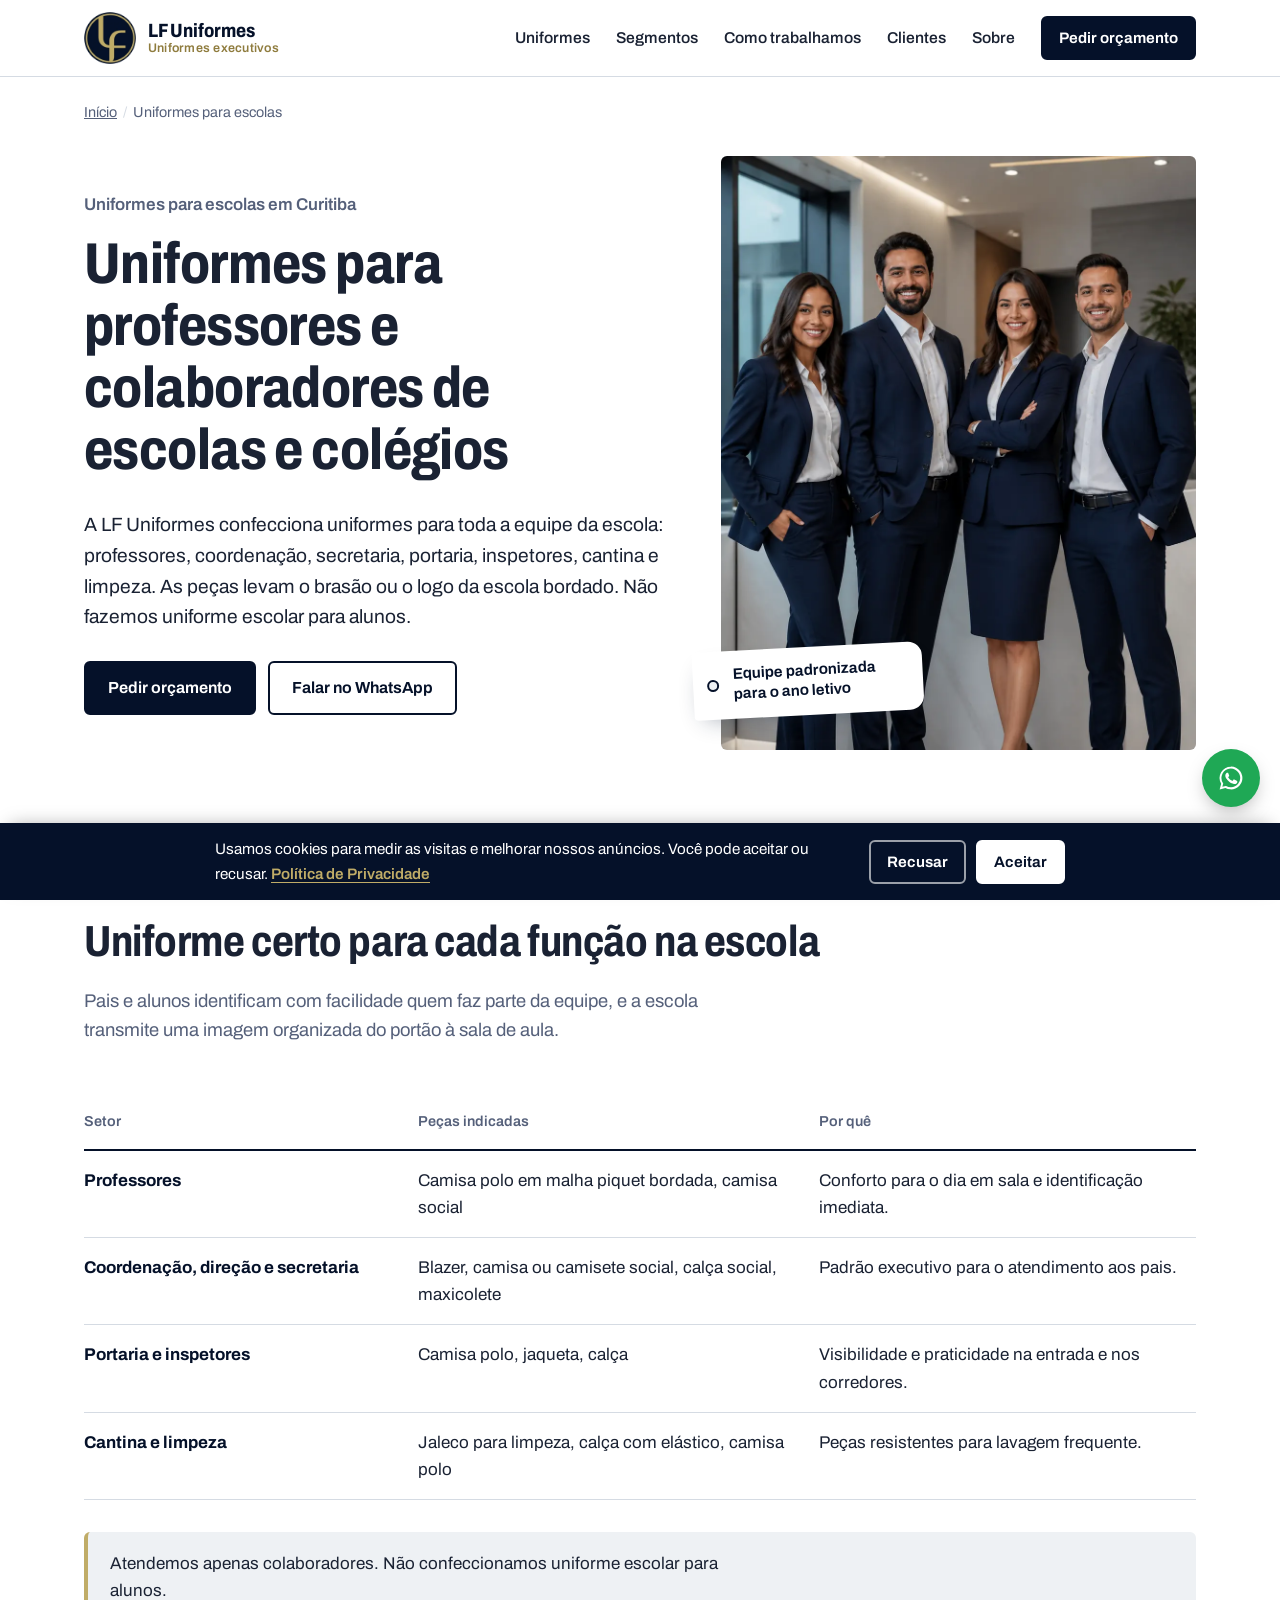
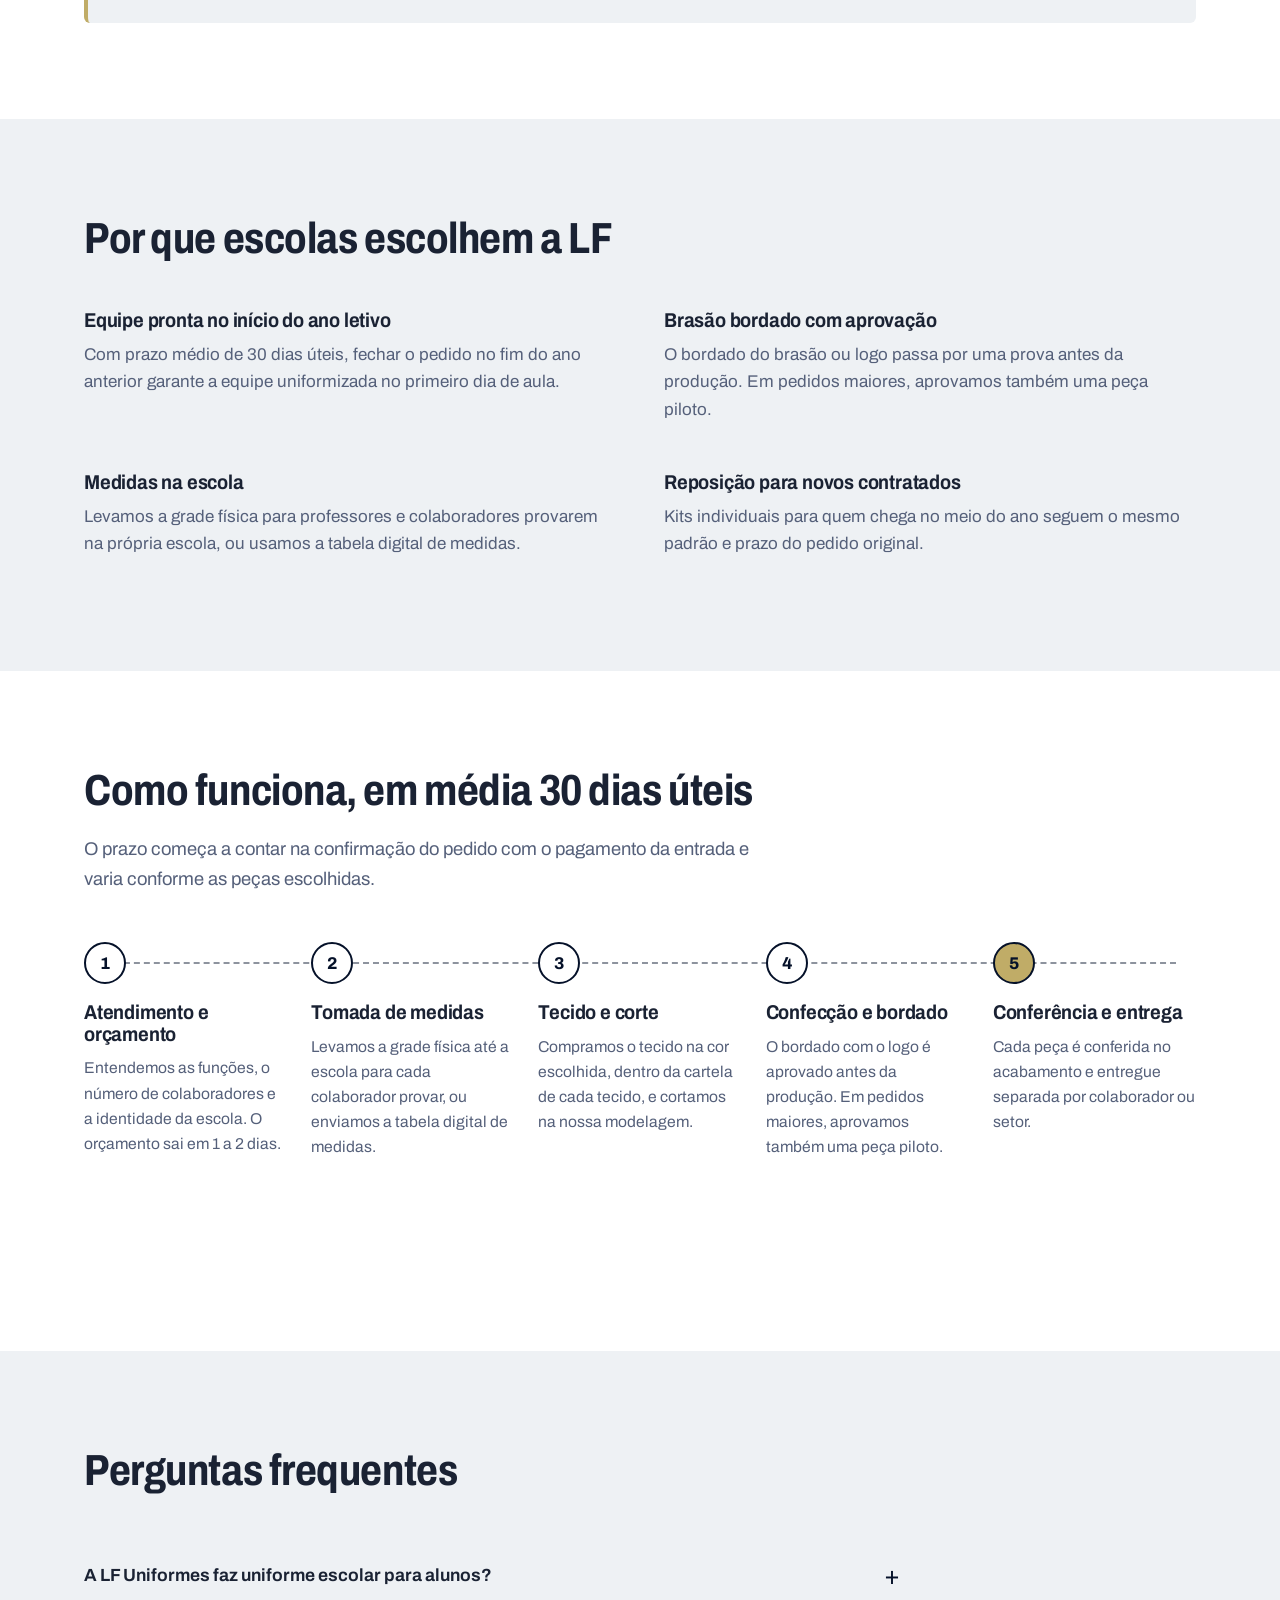
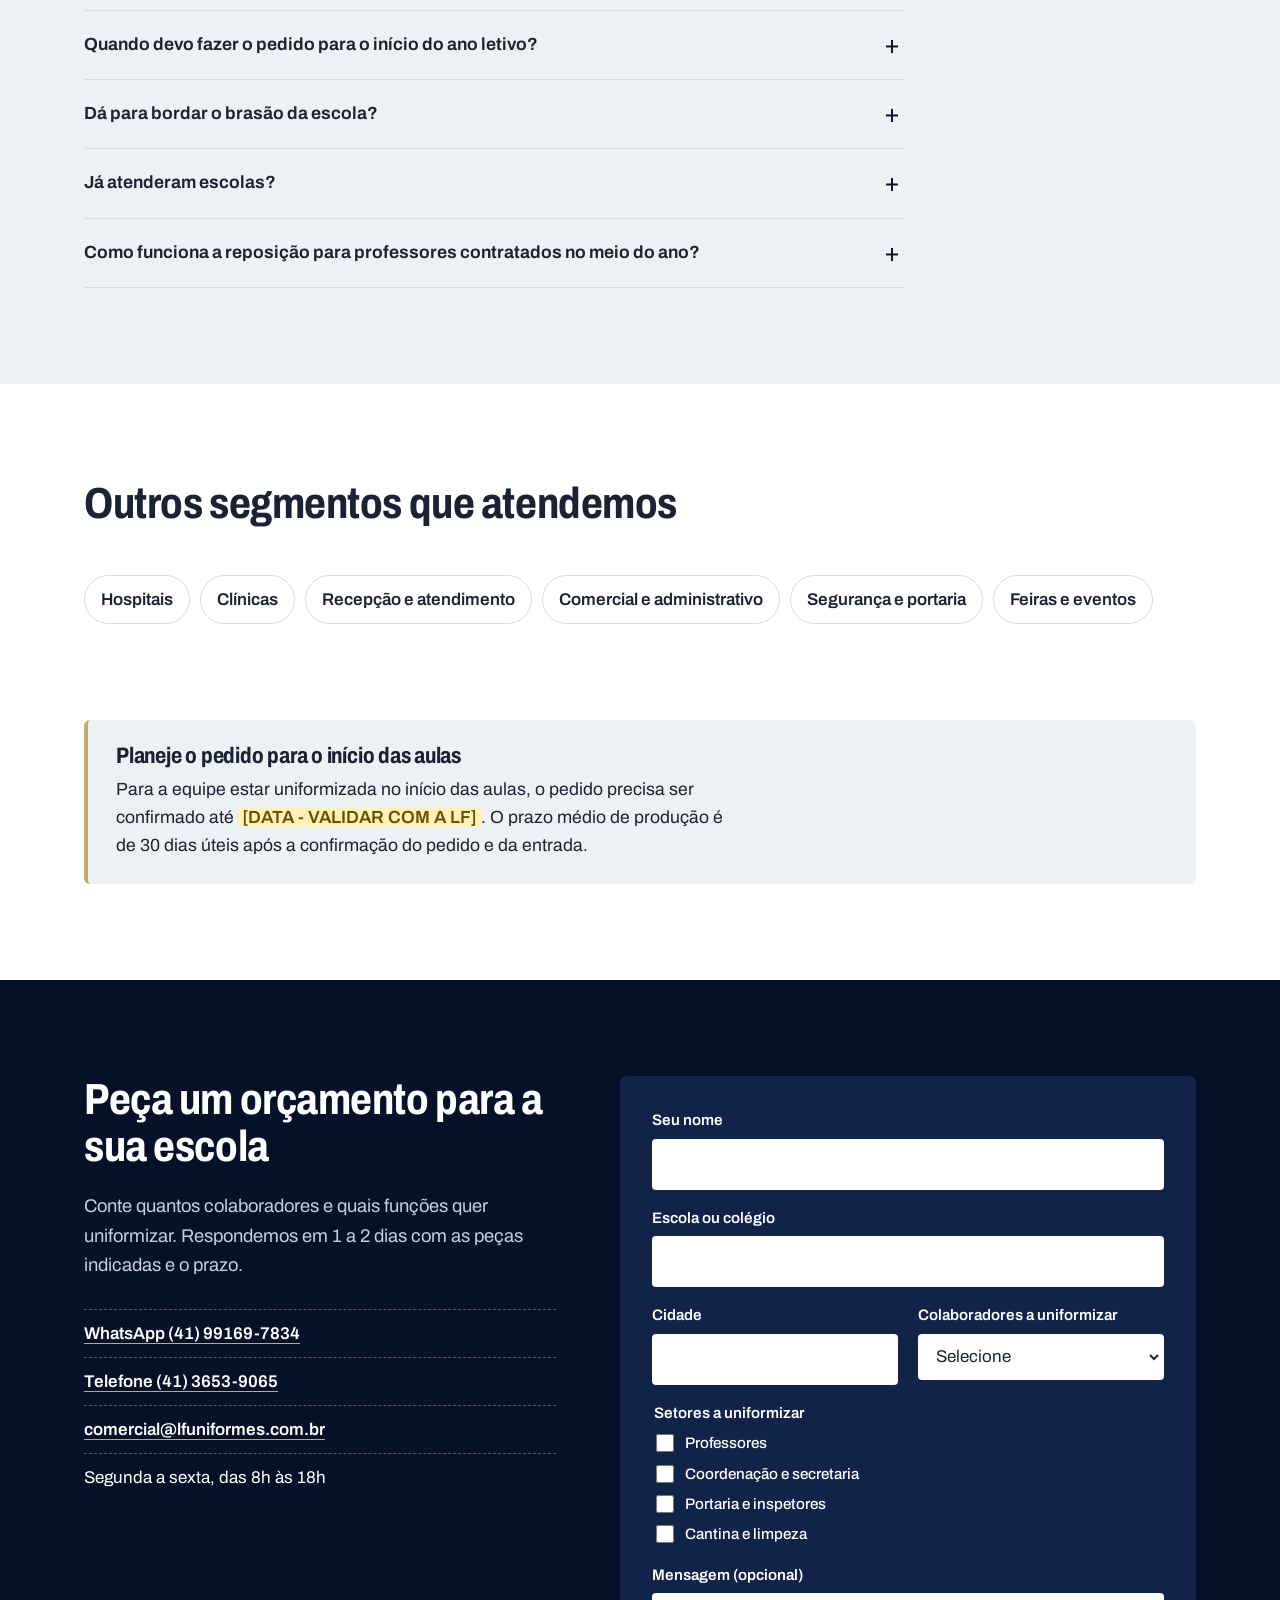
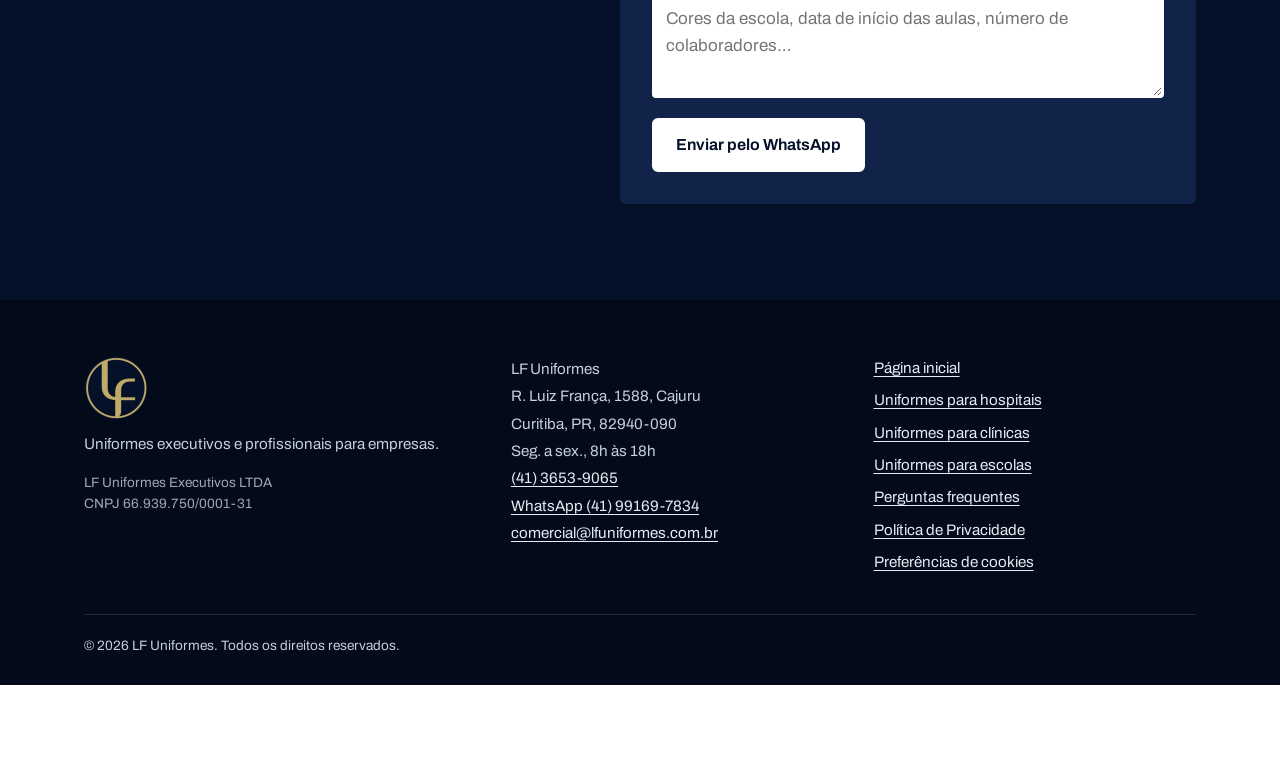
<file: uniformes-para-escolas/index.html>
<!DOCTYPE html>
<html lang="pt-BR">
<head>
  <meta charset="utf-8">
  <!-- Consent Mode do Google: tudo negado até o visitante aceitar (antes do GTM) -->
  <script>
  window.dataLayer = window.dataLayer || [];
  function gtag(){dataLayer.push(arguments);}
  gtag('consent', 'default', {
    ad_storage: 'denied',
    ad_user_data: 'denied',
    ad_personalization: 'denied',
    analytics_storage: 'denied',
    wait_for_update: 500
  });
  try {
    var lfc = JSON.parse(localStorage.getItem('lf_consentimento') || 'null');
    if (lfc && lfc.valor === 'granted' && lfc.expira_em > Date.now()) {
      gtag('consent', 'update', {ad_storage: 'granted', ad_user_data: 'granted', ad_personalization: 'granted', analytics_storage: 'granted'});
    }
  } catch (e) {}
  </script>
  <!-- Google Tag Manager -->
  <script>(function(w,d,s,l,i){w[l]=w[l]||[];w[l].push({'gtm.start':
  new Date().getTime(),event:'gtm.js'});var f=d.getElementsByTagName(s)[0],
  j=d.createElement(s),dl=l!='dataLayer'?'&l='+l:'';j.async=true;j.src=
  'https://www.googletagmanager.com/gtm.js?id='+i+dl;f.parentNode.insertBefore(j,f);
  })(window,document,'script','dataLayer','GTM-PGRMXWQ');</script>
  <!-- End Google Tag Manager -->
  <meta name="viewport" content="width=device-width, initial-scale=1">
  <title>Uniformes para Colaboradores de Escolas e Colégios | LF Uniformes</title>
  <meta name="description" content="Uniformes para professores, coordenação, secretaria, portaria, cantina e limpeza de escolas e colégios. Bordado com o brasão da escola e prazo médio de 30 dias úteis.">
  <link rel="canonical" href="https://lfuniformes.com.br/uniformes-para-escolas/">
  <meta name="robots" content="index, follow, max-image-preview:large">
  <meta name="theme-color" content="#051129">
  <meta property="og:type" content="website">
  <meta property="og:locale" content="pt_BR">
  <meta property="og:site_name" content="LF Uniformes">
  <meta property="og:url" content="https://lfuniformes.com.br/uniformes-para-escolas/">
  <meta property="og:title" content="Uniformes para Colaboradores de Escolas e Colégios | LF Uniformes">
  <meta property="og:description" content="Uniformes para professores, coordenação, secretaria, portaria, cantina e limpeza de escolas e colégios. Bordado com o brasão da escola e prazo médio de 30 dias úteis.">
  <meta property="og:image" content="https://lfuniformes.com.br/img/og-image.jpg">
  <meta name="twitter:card" content="summary_large_image">
  <link rel="icon" type="image/png" href="/img/favicon.png">
  <link rel="apple-touch-icon" href="/img/apple-touch-icon.png">
  <link rel="preconnect" href="https://fonts.googleapis.com">
  <link rel="preconnect" href="https://fonts.gstatic.com" crossorigin>
  <link href="https://fonts.googleapis.com/css2?family=Archivo:wdth,wght@75..100,400..800&display=swap" rel="stylesheet">
  <style>
/* LF Uniformes — estilos base
   Paleta da marca (logo): azul-marinho #051129 e dourado #C0AC67 */
:root {
  --marinho: #051129;
  --marinho-2: #12234a;
  --papel: #eef1f4;
  --branco: #ffffff;
  --fita: #c0ac67;
  --fita-escuro: #8f7c3e;
  --tinta: #1a2233;
  --tinta-2: #55607a;
  --linha: #d5dbe3;
  --fonte: "Archivo", "Helvetica Neue", Arial, sans-serif;
  --larg: 1160px;
  --raio: 6px;
}

*, *::before, *::after { box-sizing: border-box; }
html { scroll-behavior: smooth; scroll-padding-top: 84px; }
@media (prefers-reduced-motion: reduce) { html { scroll-behavior: auto; } }

body {
  margin: 0;
  font-family: var(--fonte);
  font-size: 1.0625rem;
  line-height: 1.6;
  color: var(--tinta);
  background: var(--branco);
  -webkit-font-smoothing: antialiased;
}
img { max-width: 100%; height: auto; display: block; }
a { color: inherit; }
h1, h2, h3 { font-stretch: 82%; line-height: 1.08; margin: 0 0 .5em; letter-spacing: -0.01em; }
h1 { font-size: clamp(2.3rem, 4.6vw, 3.6rem); font-weight: 750; }
h2 { font-size: clamp(1.85rem, 3.4vw, 2.75rem); font-weight: 720; }
h3 { font-size: 1.25rem; font-weight: 680; font-stretch: 90%; }
p { margin: 0 0 1em; max-width: 62ch; }

:focus-visible { outline: 3px solid var(--fita); outline-offset: 3px; border-radius: 2px; }

.skip { position: absolute; left: -999px; top: 8px; background: var(--fita); color: var(--marinho); padding: 8px 14px; z-index: 100; }
.skip:focus { left: 8px; }

/* Botões e links */
.btn {
  display: inline-flex; align-items: center; justify-content: center;
  min-height: 48px; padding: 12px 22px;
  background: var(--marinho); color: var(--branco);
  border: 2px solid var(--marinho); border-radius: var(--raio);
  font: inherit; font-weight: 650; font-size: 1rem; text-decoration: none; cursor: pointer;
  transition: background .15s, color .15s;
}
.btn:hover { background: var(--marinho-2); border-color: var(--marinho-2); }
.btn--sm { min-height: 40px; padding: 8px 16px; font-size: .95rem; }
.btn--linha { background: transparent; color: var(--marinho); }
.btn--linha:hover { background: var(--marinho); color: var(--branco); }
.btn--claro { background: var(--branco); color: var(--marinho); border-color: var(--branco); }
.btn--claro:hover { background: var(--fita); border-color: var(--fita); }
.btn--linha-clara { background: transparent; color: var(--branco); border-color: rgba(255,255,255,.6); }
.btn--linha-clara:hover { border-color: var(--branco); background: rgba(255,255,255,.08); }
.link { font-weight: 650; text-underline-offset: 4px; text-decoration-thickness: 2px; text-decoration-color: var(--fita-escuro); }
.link:hover { text-decoration-color: currentColor; }

/* Topo */
.topo { position: sticky; top: 0; z-index: 50; background: rgba(255,255,255,.96); border-bottom: 1px solid var(--linha); backdrop-filter: blur(6px); }
.topo__in { max-width: var(--larg); margin: 0 auto; padding: 12px 24px; display: flex; align-items: center; justify-content: space-between; gap: 24px; }
.marca { display: inline-flex; align-items: center; gap: 12px; text-decoration: none; color: var(--marinho); }
.marca img { height: 52px; width: 52px; }
.marca__nome { display: flex; flex-direction: column; line-height: 1.05; }
.marca__nome strong { font-size: 1.2rem; font-weight: 750; font-stretch: 85%; }
.marca__nome span { font-size: .78rem; font-weight: 600; color: var(--fita-escuro); letter-spacing: .02em; }
.rodape__logo { height: 64px; width: 64px; margin-bottom: 12px; }
.nav { display: flex; align-items: center; gap: 26px; }
.nav a:not(.btn) { text-decoration: none; font-weight: 550; font-size: .98rem; color: var(--tinta); }
.nav a:not(.btn):hover { text-decoration: underline; text-decoration-color: var(--fita); text-decoration-thickness: 2px; text-underline-offset: 6px; }
.menu-btn { display: none; font: inherit; font-weight: 650; background: none; border: 2px solid var(--marinho); color: var(--marinho); border-radius: var(--raio); padding: 6px 14px; cursor: pointer; }

/* Hero */
.hero {
  max-width: var(--larg); margin: 0 auto; padding: 64px 24px 72px;
  display: grid; grid-template-columns: 1.1fr .9fr; gap: 56px; align-items: center;
}
.hero__local { font-weight: 600; color: var(--tinta-2); margin-bottom: 14px; }
.hero__sub { font-size: 1.2rem; color: var(--tinta-2); max-width: 52ch; }
.hero__ctas { display: flex; flex-wrap: wrap; gap: 12px; margin-top: 28px; }
.hero__img { margin: 0; position: relative; }
.hero__img img { width: 100%; aspect-ratio: 4 / 5; object-fit: cover; border-radius: var(--raio); background: var(--papel); }

/* Etiqueta de roupa pendurada na foto */
.etiqueta {
  position: absolute; left: -28px; bottom: 36px;
  background: var(--branco); color: var(--marinho);
  font-weight: 650; font-size: .95rem; line-height: 1.3;
  padding: 14px 18px 14px 40px; max-width: 230px;
  border-radius: 4px 14px 14px 4px;
  box-shadow: 0 10px 24px -12px rgba(19,35,63,.45);
  transform: rotate(-3deg);
}
.etiqueta__furo { position: absolute; left: 14px; top: 50%; width: 12px; height: 12px; margin-top: -6px; border-radius: 50%; border: 2px solid var(--marinho); background: var(--papel); }

/* Fita métrica: o elemento marcante da página */
.fita { background: var(--fita); color: var(--marinho); position: relative; overflow: hidden; }
.fita__regua {
  height: 22px;
  background:
    repeating-linear-gradient(90deg, var(--marinho) 0 2px, transparent 2px 60px),
    repeating-linear-gradient(90deg, var(--marinho) 0 1px, transparent 1px 12px);
  background-size: 100% 22px, 100% 11px;
  background-repeat: repeat-x;
  opacity: .85;
}
.fita__dados { max-width: var(--larg); margin: 0 auto; padding: 18px 24px 30px; display: grid; grid-template-columns: repeat(4, 1fr); gap: 24px; }
.fita__dados div { display: flex; flex-direction: column-reverse; border-left: 2px solid var(--marinho); padding-left: 16px; }
.fita__dados dd { margin: 0; font-size: clamp(2.2rem, 4.5vw, 3.4rem); font-weight: 800; font-stretch: 75%; line-height: 1; font-variant-numeric: tabular-nums; }
.fita__dados dt { font-weight: 600; margin-top: 6px; }

/* Seções */
.secao { max-width: var(--larg); margin: 0 auto; padding: 96px 24px; }
.secao--escura, .secao--clara { max-width: none; }
.secao--escura { background: var(--marinho); color: var(--branco); }
.secao--clara { background: var(--papel); }
.secao--escura > *, .secao--clara > * { max-width: calc(var(--larg) - 48px); margin-left: auto; margin-right: auto; }
.secao__cab { margin-bottom: 48px; }
.secao__cab p { font-size: 1.15rem; color: var(--tinta-2); }
.secao__acao { margin-top: 36px; }

/* Linhas de produto */
.linhas { display: grid; grid-template-columns: repeat(3, 1fr); gap: 32px; }
.linha img { width: 100%; aspect-ratio: 4 / 5; object-fit: cover; border-radius: var(--raio); background: var(--papel); margin-bottom: 20px; }
.linha > p { color: var(--tinta-2); }
.pecas { list-style: none; padding: 0; margin: 0; display: flex; flex-wrap: wrap; gap: 6px 8px; }
.pecas li { font-size: .9rem; padding: 4px 10px; border: 1px solid var(--linha); border-radius: 999px; }

/* Ficha técnica nas linhas e bloco de tecidos */
.ficha { margin-top: 14px; font-size: .92rem; color: var(--tinta-2); }
.tecidos { margin-top: 56px; padding: 28px 32px; background: var(--papel); border-radius: var(--raio); border-left: 4px solid var(--fita); }
.tecidos h3 { margin-bottom: 16px; }
.tecidos dl { margin: 0; display: grid; grid-template-columns: repeat(3, 1fr); gap: 20px; }
.tecidos dt { font-weight: 700; color: var(--marinho); }
.tecidos dd { margin: 4px 0 0; color: var(--tinta-2); }
.rodape__cnpj { font-size: .85rem; opacity: .8; margin-top: 12px; }
@media (max-width: 760px) { .tecidos dl { grid-template-columns: 1fr; } .tecidos { padding: 22px; } }

/* Páginas internas (segmentos) */
.migalhas { max-width: var(--larg); margin: 24px auto 0; padding: 0 24px; font-size: .9rem; color: var(--tinta-2); }
.migalhas ol { list-style: none; display: flex; flex-wrap: wrap; gap: 6px; margin: 0; padding: 0; }
.migalhas li + li::before { content: "/"; margin-right: 6px; color: var(--linha); }
.migalhas a { color: var(--tinta-2); }
.hero--interna { padding-top: 32px; }
.resposta { font-size: 1.2rem; color: var(--tinta); max-width: 58ch; }
.tabela-areas { width: 100%; border-collapse: collapse; margin-top: 8px; }
.tabela-areas th, .tabela-areas td { text-align: left; vertical-align: top; padding: 16px 16px 16px 0; border-bottom: 1px solid var(--linha); }
.tabela-areas th { font-size: .9rem; color: var(--tinta-2); font-weight: 600; border-bottom: 2px solid var(--marinho); }
.tabela-areas td:first-child { font-weight: 700; color: var(--marinho); width: 30%; }
.motivos { display: grid; grid-template-columns: repeat(2, 1fr); gap: 32px 48px; }
.motivos p { color: var(--tinta-2); }
.aviso { margin-top: 32px; padding: 18px 22px; background: var(--papel); border-left: 4px solid var(--fita); border-radius: var(--raio); }
.aviso p { margin: 0; }
.outros-segmentos { display: flex; flex-wrap: wrap; gap: 10px; list-style: none; padding: 0; margin: 0; }
.outros-segmentos a { display: inline-block; padding: 10px 16px; border: 1px solid var(--linha); border-radius: 999px; text-decoration: none; font-weight: 600; }
.outros-segmentos a:hover { border-color: var(--marinho); }
.segmentos__lista a { text-decoration: none; color: inherit; display: flex; justify-content: space-between; }
.segmentos__lista a::after { content: "›"; color: var(--fita); font-size: 1.4rem; line-height: 1; }
.segmentos__lista a:hover { color: var(--fita); }
@media (max-width: 760px) {
  .motivos { grid-template-columns: 1fr; }
  .migalhas { padding: 0 20px; }
  .tabela-areas, .tabela-areas tbody, .tabela-areas tr, .tabela-areas td { display: block; width: 100% !important; }
  .tabela-areas thead { display: none; }
  .tabela-areas td { padding: 4px 0; border: 0; }
  .tabela-areas tr { padding: 14px 0; border-bottom: 1px solid var(--linha); }
}

/* Blog */
.blog-cab { max-width: var(--larg); margin: 0 auto; padding: 40px 24px 8px; }
.blog-cab p { font-size: 1.15rem; color: var(--tinta-2); }
.categorias { list-style: none; display: flex; flex-wrap: wrap; gap: 8px; padding: 0; margin: 24px 0 0; }
.categorias a { display: inline-block; padding: 8px 14px; border: 1px solid var(--linha); border-radius: 999px; text-decoration: none; font-weight: 600; font-size: .95rem; }
.categorias a:hover, .categorias a[aria-current] { border-color: var(--marinho); background: var(--marinho); color: var(--branco); }
.cards { display: grid; grid-template-columns: repeat(3, 1fr); gap: 24px; list-style: none; padding: 0; margin: 0; }
.card { border: 1px solid var(--linha); border-radius: var(--raio); padding: 24px; display: flex; flex-direction: column; gap: 10px; background: var(--branco); }
.card__cat { font-size: .85rem; font-weight: 700; color: var(--fita-escuro); }
.card h3 { margin: 0; font-size: 1.25rem; }
.card h3 a { text-decoration: none; }
.card h3 a:hover { text-decoration: underline; text-decoration-color: var(--fita); }
.card p { color: var(--tinta-2); font-size: .98rem; margin: 0; }
.card time { font-size: .85rem; color: var(--tinta-2); margin-top: auto; }
.blog-vazio { color: var(--tinta-2); }

.artigo { max-width: 760px; margin: 0 auto; padding: 32px 24px 24px; }
.artigo__cat { font-weight: 700; color: var(--fita-escuro); text-decoration: none; }
.artigo h1 { font-size: clamp(2rem, 4vw, 3rem); margin-top: 10px; }
.artigo__meta { color: var(--tinta-2); font-size: .95rem; margin-bottom: 24px; }
.artigo__resumo { font-size: 1.2rem; line-height: 1.55; padding: 20px 24px; background: var(--papel); border-left: 4px solid var(--fita); border-radius: var(--raio); margin: 0 0 32px; max-width: none; }
.artigo__corpo { font-size: 1.1rem; line-height: 1.7; }
.artigo__corpo p, .artigo__corpo li { max-width: 68ch; }
.artigo__corpo h2 { font-size: 1.75rem; margin-top: 48px; }
.artigo__corpo h3 { margin-top: 32px; }
.artigo__corpo ul, .artigo__corpo ol { padding-left: 1.3em; margin: 0 0 1em; }
.artigo__corpo li { margin-bottom: 6px; }
.artigo__corpo a { text-decoration-color: var(--fita-escuro); text-underline-offset: 3px; text-decoration-thickness: 2px; font-weight: 600; }
.artigo__corpo table { width: 100%; border-collapse: collapse; margin: 24px 0; font-size: 1rem; }
.artigo__corpo th, .artigo__corpo td { text-align: left; vertical-align: top; padding: 12px 12px 12px 0; border-bottom: 1px solid var(--linha); }
.artigo__corpo th { border-bottom: 2px solid var(--marinho); font-size: .92rem; }
.tabela-rolagem { overflow-x: auto; }
.artigo .faq { margin-top: 8px; }

.material { margin: 40px 0; padding: 28px; background: var(--marinho); color: var(--branco); border-radius: var(--raio); }
.material h2 { margin: 0 0 8px; font-size: 1.5rem; color: var(--branco); }
.material > p { color: #c6cfdd; margin-bottom: 18px; }
.material .form { padding: 0; background: none; }
.material__ok { font-weight: 600; color: var(--fita); margin: 0; }

.artigo-cta { max-width: 760px; margin: 16px auto 0; padding: 0 24px 72px; }
.artigo-cta > div { border-top: 2px solid var(--marinho); padding-top: 28px; }
.relacionados { max-width: var(--larg); margin: 0 auto; padding: 0 24px 96px; }
@media (max-width: 980px) { .cards { grid-template-columns: 1fr 1fr; } }
@media (max-width: 760px) { .cards { grid-template-columns: 1fr; } .material { padding: 22px; } .blog-cab { padding: 28px 20px 0; } }

/* Bloco de peças da home */
.pecas-grade { display: grid; grid-template-columns: repeat(3, 1fr); gap: 20px; }
.peca { border: 1px solid var(--linha); border-radius: var(--raio); padding: 24px; background: var(--branco); }
.peca h3 { margin-bottom: 8px; }
.peca p { color: var(--tinta-2); font-size: .98rem; margin: 0; }
.peca--destaque { grid-column: span 3; background: var(--papel); border-left: 4px solid var(--fita); }
.peca--destaque h3 { font-size: 1.4rem; }

/* Seção de jalecos */
.jalecos { display: grid; grid-template-columns: 1.1fr .9fr; gap: 48px; align-items: start; }
.lista-check { list-style: none; padding: 0; margin: 0; }
.lista-check li { position: relative; padding: 12px 0 12px 32px; border-bottom: 1px solid var(--linha); }
.lista-check li::before { content: ""; position: absolute; left: 4px; top: 19px; width: 12px; height: 7px; border-left: 2px solid var(--fita-escuro); border-bottom: 2px solid var(--fita-escuro); transform: rotate(-45deg); }

/* Marcador de conteúdo a validar com a LF */
.validar { background: #fff1b8; color: #6b4f00; padding: 0 4px; border-radius: 3px; font-weight: 600; }

/* Bloco de planejamento (escolas) */
.planejamento { max-width: calc(var(--larg) - 48px); margin: 0 auto 0; padding: 24px 28px; background: var(--papel); border-left: 4px solid var(--fita); border-radius: var(--raio); }
.planejamento h2 { font-size: 1.4rem; margin-bottom: 8px; }
.planejamento p { margin: 0; font-size: 1.1rem; }
.secao--planejamento { padding-top: 0; }

/* Política de privacidade */
.texto-legal { max-width: 760px; margin: 0 auto; padding: 32px 24px 96px; }
.texto-legal h2 { font-size: 1.5rem; margin-top: 40px; }
.texto-legal p, .texto-legal li { max-width: 70ch; }
.texto-legal ul { padding-left: 1.3em; }

/* Aviso de cookies */
.aviso-cookies { position: fixed; left: 0; right: 0; bottom: 0; z-index: 70; background: var(--marinho); color: var(--branco); padding: 14px 24px; display: flex; align-items: center; justify-content: center; gap: 16px 24px; flex-wrap: wrap; box-shadow: 0 -6px 18px -10px rgba(0,0,0,.4); }
.aviso-cookies p { margin: 0; font-size: .95rem; max-width: 70ch; }
.aviso-cookies a { color: var(--fita); font-weight: 600; text-underline-offset: 3px; }
.aviso-cookies__acoes { display: flex; gap: 10px; }
.aviso-cookies .btn--sm { min-height: 40px; }
body.com-aviso { padding-bottom: var(--aviso-h, 0px); }
body.com-aviso .wa-flutuante { bottom: calc(var(--aviso-h, 0px) + 16px); }
.rodape__legal { display: flex; flex-wrap: wrap; gap: 8px 20px; }
.rodape__legal a { color: #c6cfdd; }
@media (max-width: 980px) {
  .pecas-grade { grid-template-columns: 1fr 1fr; }
  .peca--destaque { grid-column: span 2; }
  .jalecos { grid-template-columns: 1fr; gap: 24px; }
}
@media (max-width: 760px) {
  .pecas-grade { grid-template-columns: 1fr; }
  .peca--destaque { grid-column: auto; }
  .aviso-cookies { padding: 12px 16px; justify-content: flex-start; }
  .aviso-cookies p { font-size: .9rem; }
  .aviso-cookies__acoes { width: 100%; }
  .aviso-cookies__acoes .btn { flex: 1; }
  .planejamento { margin: 0 20px; padding: 20px; }
}

/* Segmentos */
.segmentos { display: grid; grid-template-columns: 1fr 1fr; gap: 56px; align-items: start; }
.segmentos p { color: #c6cfdd; font-size: 1.15rem; }
.segmentos__lista { list-style: none; margin: 0; padding: 0; columns: 2; column-gap: 32px; }
.segmentos__lista li { break-inside: avoid; padding: 14px 0; border-bottom: 1px dashed rgba(255,255,255,.35); font-size: 1.15rem; font-weight: 600; }

/* Processo: costura tracejada ligando as etapas */
.costura { list-style: none; counter-reset: etapa; padding: 0; margin: 0 0 80px; display: grid; grid-template-columns: repeat(5, 1fr); gap: 24px; position: relative; }
.costura::before { content: ""; position: absolute; left: 20px; right: 20px; top: 20px; border-top: 2px dashed var(--marinho); opacity: .45; }
.costura li { counter-increment: etapa; position: relative; padding-top: 60px; }
.costura li::before {
  content: counter(etapa);
  position: absolute; top: 0; left: 0; width: 42px; height: 42px; border-radius: 50%;
  display: grid; place-items: center;
  background: var(--branco); border: 2px solid var(--marinho); color: var(--marinho);
  font-weight: 750; font-variant-numeric: tabular-nums;
}
.costura li:last-child::before { background: var(--fita); }
.costura p { font-size: .98rem; color: var(--tinta-2); }

.diferenciais { display: grid; grid-template-columns: repeat(4, 1fr); gap: 0; border-top: 2px solid var(--marinho); }
.diferenciais > div { padding: 24px 24px 8px 0; }
.diferenciais > div + div { padding-left: 24px; border-left: 1px solid var(--linha); }
.diferenciais p { color: var(--tinta-2); font-size: .98rem; }

/* Clientes */
.logos { list-style: none; padding: 0; display: grid; grid-template-columns: repeat(6, 1fr); gap: 12px; }
.logos li { background: var(--branco); border-radius: var(--raio); min-height: 76px; display: grid; place-items: center; padding: 14px; font-weight: 700; font-stretch: 85%; font-size: 1.1rem; color: var(--marinho); text-align: center; }

/* Sobre */
.sobre { display: grid; grid-template-columns: 1fr 1fr; gap: 56px; align-items: center; }
.sobre img { width: 100%; aspect-ratio: 4 / 3; object-fit: cover; border-radius: var(--raio); background: var(--papel); }

/* FAQ */
.faq details { max-width: 820px; }
.faq details { border-bottom: 1px solid var(--linha); }
.faq summary { cursor: pointer; list-style: none; padding: 20px 40px 20px 0; font-weight: 650; font-size: 1.1rem; position: relative; }
.faq summary::-webkit-details-marker { display: none; }
.faq summary::after { content: "+"; position: absolute; right: 4px; top: 14px; font-size: 1.6rem; font-weight: 400; color: var(--marinho); }
.faq details[open] summary::after { content: "–"; }
.faq details p { color: var(--tinta-2); padding-bottom: 12px; }

/* Contato / orçamento */
.contato { display: grid; grid-template-columns: .9fr 1.1fr; gap: 64px; align-items: start; }
.contato > div > p { color: #c6cfdd; font-size: 1.15rem; }
.contato__dados { list-style: none; padding: 0; margin: 28px 0 0; }
.contato__dados li { padding: 10px 0; border-top: 1px dashed rgba(255,255,255,.3); }
.contato__dados a { font-weight: 600; text-decoration-color: var(--fita); text-underline-offset: 4px; }

.form { display: grid; grid-template-columns: 1fr 1fr; gap: 16px 20px; background: var(--marinho-2); padding: 32px; border-radius: var(--raio); }
.campo { grid-column: 1 / -1; display: flex; flex-direction: column; gap: 6px; border: 0; padding: 0; margin: 0; }
.campo--meia { grid-column: span 1; }
.campo label, .campo legend { font-weight: 600; font-size: .95rem; }
.campo legend { margin-bottom: 6px; }
.form input:not([type=checkbox]), .form select, .form textarea {
  font: inherit; color: var(--tinta); background: var(--branco);
  border: 2px solid transparent; border-radius: 4px; padding: 10px 12px; min-height: 46px;
}
.form input:focus, .form select:focus, .form textarea:focus { outline: none; border-color: var(--fita); }
.check { display: inline-flex; align-items: center; gap: 8px; font-weight: 500 !important; margin-right: 18px; }
.check input { width: 18px; height: 18px; accent-color: var(--fita); }
.form__erro { grid-column: 1 / -1; margin: 0; color: #ffd58a; font-weight: 600; }
.form__acoes { grid-column: 1 / -1; display: flex; flex-wrap: wrap; gap: 12px; margin-top: 4px; }

/* Rodapé */
.rodape { background: #030a1a; color: #c6cfdd; padding: 56px 24px 28px; font-size: .95rem; }
.rodape__in { max-width: calc(var(--larg) - 48px); margin: 0 auto; display: grid; grid-template-columns: 1.2fr 1fr 1fr; gap: 40px; }
.rodape address { font-style: normal; line-height: 1.8; }
.rodape nav { display: flex; flex-direction: column; gap: 8px; }
.rodape a { color: #e6ebf2; text-underline-offset: 3px; }
.rodape__fim { max-width: calc(var(--larg) - 48px); margin: 40px auto 0; padding-top: 20px; border-top: 1px solid rgba(255,255,255,.12); font-size: .85rem; }

/* WhatsApp flutuante */
.wa-flutuante { position: fixed; right: 20px; bottom: 20px; z-index: 60; width: 58px; height: 58px; border-radius: 50%; display: grid; place-items: center; background: #1fa855; color: #fff; box-shadow: 0 8px 20px -6px rgba(0,0,0,.35); }
.wa-flutuante:hover { background: #178a45; }

/* Imagem ausente (antes de copiar /public/images): mantém o espaço sem quebrar o layout */
img.sem-img { visibility: hidden; }

/* Responsivo */
@media (max-width: 980px) {
  .hero, .segmentos, .sobre, .contato { grid-template-columns: 1fr; gap: 40px; }
  .hero { padding-top: 40px; }
  .etiqueta { left: 12px; }
  .linhas { grid-template-columns: 1fr 1fr; }
  .costura { grid-template-columns: 1fr; gap: 0; }
  .costura::before { left: 20px; right: auto; top: 20px; bottom: 20px; border-top: 0; border-left: 2px dashed var(--marinho); }
  .costura li { padding: 0 0 28px 64px; }
  .diferenciais { grid-template-columns: 1fr 1fr; }
  .diferenciais > div:nth-child(3) { border-left: 0; padding-left: 0; }
  .logos { grid-template-columns: repeat(4, 1fr); }
  .fita__dados { grid-template-columns: 1fr 1fr; }
  .rodape__in { grid-template-columns: 1fr 1fr; }
}
@media (max-width: 760px) {
  .marca img { height: 44px; width: 44px; }
  .menu-btn { display: inline-block; }
  .nav { display: none; position: absolute; top: 100%; left: 0; right: 0; background: var(--branco); flex-direction: column; align-items: stretch; gap: 0; padding: 8px 24px 20px; border-bottom: 1px solid var(--linha); }
  .nav.aberto { display: flex; }
  .nav a:not(.btn) { padding: 12px 0; border-bottom: 1px solid var(--linha); }
  .nav .btn { margin-top: 14px; }
  .secao { padding: 64px 20px; }
  .linhas { grid-template-columns: 1fr; }
  .segmentos__lista { columns: 1; }
  .diferenciais { grid-template-columns: 1fr; }
  .diferenciais > div, .diferenciais > div + div { border-left: 0; padding-left: 0; border-bottom: 1px solid var(--linha); }
  .logos { grid-template-columns: repeat(3, 1fr); }
  .form { grid-template-columns: 1fr; padding: 22px; }
  .campo--meia { grid-column: 1 / -1; }
  .rodape__in { grid-template-columns: 1fr; }
}

  </style>
  <script type="application/ld+json">
{
  "@context": "https://schema.org",
  "@graph": [
    {
      "@type": "Service",
      "@id": "https://lfuniformes.com.br/uniformes-para-escolas/#servico",
      "name": "Uniformes para colaboradores de escolas e colégios",
      "serviceType": "Confecção de uniformes",
      "description": "Uniformes para professores, coordenação, secretaria, portaria, cantina e limpeza de escolas e colégios. Bordado com o brasão da escola e prazo médio de 30 dias úteis.",
      "provider": {
        "@id": "https://lfuniformes.com.br/#empresa"
      },
      "areaServed": [
        {
          "@type": "City",
          "name": "Curitiba"
        },
        {
          "@type": "AdministrativeArea",
          "name": "Região Metropolitana de Curitiba"
        },
        {
          "@type": "AdministrativeArea",
          "name": "Litoral do Paraná"
        },
        {
          "@type": "Country",
          "name": "Brasil"
        }
      ],
      "audience": {
        "@type": "BusinessAudience",
        "name": "Escolas e colégios"
      },
      "url": "https://lfuniformes.com.br/uniformes-para-escolas/"
    },
    {
      "@type": "LocalBusiness",
      "@id": "https://lfuniformes.com.br/#empresa",
      "name": "LF Uniformes",
      "url": "https://lfuniformes.com.br/",
      "telephone": "+55-41-3653-9065",
      "address": {
        "@type": "PostalAddress",
        "streetAddress": "R. Luiz França, 1588",
        "addressLocality": "Curitiba",
        "addressRegion": "PR",
        "postalCode": "82940-090",
        "addressCountry": "BR"
      }
    },
    {
      "@type": "BreadcrumbList",
      "itemListElement": [
        {
          "@type": "ListItem",
          "position": 1,
          "name": "LF Uniformes",
          "item": "https://lfuniformes.com.br/"
        },
        {
          "@type": "ListItem",
          "position": 2,
          "name": "Uniformes para escolas",
          "item": "https://lfuniformes.com.br/uniformes-para-escolas/"
        }
      ]
    },
    {
      "@type": "FAQPage",
      "mainEntity": [
        {
          "@type": "Question",
          "name": "A LF Uniformes faz uniforme escolar para alunos?",
          "acceptedAnswer": {
            "@type": "Answer",
            "text": "Não. Confeccionamos uniformes para colaboradores de escolas e colégios: professores, coordenação, secretaria, portaria, cantina e limpeza."
          }
        },
        {
          "@type": "Question",
          "name": "Quando devo fazer o pedido para o início do ano letivo?",
          "acceptedAnswer": {
            "@type": "Answer",
            "text": "O prazo médio é de 30 dias úteis a partir da confirmação do pedido e do pagamento da entrada. Para ter a equipe uniformizada no início das aulas, recomendamos fechar o pedido ainda no fim do ano anterior."
          }
        },
        {
          "@type": "Question",
          "name": "Dá para bordar o brasão da escola?",
          "acceptedAnswer": {
            "@type": "Answer",
            "text": "Sim. Fazemos bordado ou DTF, e o bordado passa por uma prova para aprovação antes da produção."
          }
        },
        {
          "@type": "Question",
          "name": "Já atenderam escolas?",
          "acceptedAnswer": {
            "@type": "Answer",
            "text": "Sim. O Colégio Erasto Gaertner está entre os clientes da LF Uniformes."
          }
        },
        {
          "@type": "Question",
          "name": "Como funciona a reposição para professores contratados no meio do ano?",
          "acceptedAnswer": {
            "@type": "Answer",
            "text": "Fazemos kits individuais com o mesmo padrão do pedido original, no mesmo prazo do pedido de equipe."
          }
        }
      ]
    }
  ]
}
  </script>
</head>
<body>
  <!-- Google Tag Manager (noscript) -->
  <noscript><iframe src="https://www.googletagmanager.com/ns.html?id=GTM-PGRMXWQ" height="0" width="0" style="display:none;visibility:hidden"></iframe></noscript>
  <!-- End Google Tag Manager (noscript) -->
  <a class="skip" href="#conteudo">Pular para o conteúdo</a>
  <header class="topo">
    <div class="topo__in">
      <a href="/" class="marca" aria-label="LF Uniformes, página inicial">
        <img src="/img/logo.png" alt="" width="52" height="52">
        <span class="marca__nome"><strong>LF Uniformes</strong><span>Uniformes executivos</span></span>
      </a>
      <button class="menu-btn" aria-expanded="false" aria-controls="menu">Menu</button>
      <nav id="menu" class="nav" aria-label="Principal">
        <a href="/#linhas">Uniformes</a>
        <a href="/#segmentos">Segmentos</a>
        <a href="/#como-trabalhamos">Como trabalhamos</a>
        <a href="/#clientes">Clientes</a>
        <a href="/#sobre">Sobre</a>
        <a href="#orcamento" class="btn btn--sm">Pedir orçamento</a>
      </nav>
    </div>
  </header>

  <nav class="migalhas" aria-label="Você está em">
    <ol><li><a href="/">Início</a></li><li aria-current="page">Uniformes para escolas</li></ol>
  </nav>

  <main id="conteudo">
    <section class="hero hero--interna">
      <div class="hero__txt">
        <p class="hero__local">Uniformes para escolas em Curitiba</p>
        <h1>Uniformes para professores e colaboradores de escolas e colégios</h1>
        <p class="resposta">A LF Uniformes confecciona uniformes para toda a equipe da escola: professores, coordenação, secretaria, portaria, inspetores, cantina e limpeza. As peças levam o brasão ou o logo da escola bordado. Não fazemos uniforme escolar para alunos.</p>
        <div class="hero__ctas">
          <a class="btn" href="#orcamento">Pedir orçamento</a>
          <a class="btn btn--linha" href="https://wa.me/5541991697834?text=Oi%2C%20vim%20pelo%20site%21%20Gostaria%20de%20um%20or%C3%A7amento%20de%20uniformes%20para%20os%20colaboradores%20da%20escola." target="_blank" rel="noopener" data-wa="hero">Falar no WhatsApp</a>
        </div>
      </div>
      <figure class="hero__img">
        <img src="/img/hero.webp" alt="Equipe de colaboradores com uniformes azul-marinho padronizados" width="800" height="992" fetchpriority="high" decoding="async">
        <figcaption class="etiqueta">
          <span class="etiqueta__furo" aria-hidden="true"></span>
          Equipe padronizada para o ano letivo
        </figcaption>
      </figure>
    </section>

    <section class="secao">
      <div class="secao__cab">
        <h2>Uniforme certo para cada função na escola</h2>
        <p>Pais e alunos identificam com facilidade quem faz parte da equipe, e a escola transmite uma imagem organizada do portão à sala de aula.</p>
      </div>
      <table class="tabela-areas">
        <thead><tr><th scope="col">Setor</th><th scope="col">Peças indicadas</th><th scope="col">Por quê</th></tr></thead>
        <tbody>
            <tr><td>Professores</td><td>Camisa polo em malha piquet bordada, camisa social</td><td>Conforto para o dia em sala e identificação imediata.</td></tr>
            <tr><td>Coordenação, direção e secretaria</td><td>Blazer, camisa ou camisete social, calça social, maxicolete</td><td>Padrão executivo para o atendimento aos pais.</td></tr>
            <tr><td>Portaria e inspetores</td><td>Camisa polo, jaqueta, calça</td><td>Visibilidade e praticidade na entrada e nos corredores.</td></tr>
            <tr><td>Cantina e limpeza</td><td>Jaleco para limpeza, calça com elástico, camisa polo</td><td>Peças resistentes para lavagem frequente.</td></tr>
        </tbody>
      </table>
      <div class="aviso"><p>Atendemos apenas colaboradores. Não confeccionamos uniforme escolar para alunos.</p></div>
    </section>

    <section class="secao secao--clara">
      <div class="secao__cab">
        <h2>Por que escolas escolhem a LF</h2>
      </div>
      <div class="motivos">
        <div><h3>Equipe pronta no início do ano letivo</h3><p>Com prazo médio de 30 dias úteis, fechar o pedido no fim do ano anterior garante a equipe uniformizada no primeiro dia de aula.</p></div>
        <div><h3>Brasão bordado com aprovação</h3><p>O bordado do brasão ou logo passa por uma prova antes da produção. Em pedidos maiores, aprovamos também uma peça piloto.</p></div>
        <div><h3>Medidas na escola</h3><p>Levamos a grade física para professores e colaboradores provarem na própria escola, ou usamos a tabela digital de medidas.</p></div>
        <div><h3>Reposição para novos contratados</h3><p>Kits individuais para quem chega no meio do ano seguem o mesmo padrão e prazo do pedido original.</p></div>
      </div>
    </section>

    <section class="secao">
      <div class="secao__cab">
        <h2>Como funciona, em média 30 dias úteis</h2>
        <p>O prazo começa a contar na confirmação do pedido com o pagamento da entrada e varia conforme as peças escolhidas.</p>
      </div>
      <ol class="costura">
        <li><h3>Atendimento e orçamento</h3><p>Entendemos as funções, o número de colaboradores e a identidade da escola. O orçamento sai em 1 a 2 dias.</p></li>
        <li><h3>Tomada de medidas</h3><p>Levamos a grade física até a escola para cada colaborador provar, ou enviamos a tabela digital de medidas.</p></li>
        <li><h3>Tecido e corte</h3><p>Compramos o tecido na cor escolhida, dentro da cartela de cada tecido, e cortamos na nossa modelagem.</p></li>
        <li><h3>Confecção e bordado</h3><p>O bordado com o logo é aprovado antes da produção. Em pedidos maiores, aprovamos também uma peça piloto.</p></li>
        <li><h3>Conferência e entrega</h3><p>Cada peça é conferida no acabamento e entregue separada por colaborador ou setor.</p></li>
      </ol>
    </section>

    <section class="secao secao--clara">
      <div class="secao__cab">
        <h2>Perguntas frequentes</h2>
      </div>
      <div class="faq">
        <details><summary>A LF Uniformes faz uniforme escolar para alunos?</summary><p>Não. Confeccionamos uniformes para colaboradores de escolas e colégios: professores, coordenação, secretaria, portaria, cantina e limpeza.</p></details>
        <details><summary>Quando devo fazer o pedido para o início do ano letivo?</summary><p>O prazo médio é de 30 dias úteis a partir da confirmação do pedido e do pagamento da entrada. Para ter a equipe uniformizada no início das aulas, recomendamos fechar o pedido ainda no fim do ano anterior.</p></details>
        <details><summary>Dá para bordar o brasão da escola?</summary><p>Sim. Fazemos bordado ou DTF, e o bordado passa por uma prova para aprovação antes da produção.</p></details>
        <details><summary>Já atenderam escolas?</summary><p>Sim. O Colégio Erasto Gaertner está entre os clientes da LF Uniformes.</p></details>
        <details><summary>Como funciona a reposição para professores contratados no meio do ano?</summary><p>Fazemos kits individuais com o mesmo padrão do pedido original, no mesmo prazo do pedido de equipe.</p></details>
      </div>
    </section>

    <section class="secao">
      <div class="secao__cab">
        <h2>Outros segmentos que atendemos</h2>
      </div>
      <ul class="outros-segmentos">
        <li><a href="/uniformes-para-hospitais/">Hospitais</a></li>
        <li><a href="/uniformes-para-clinicas/">Clínicas</a></li>
        <li><a href="/#segmentos">Recepção e atendimento</a></li>
        <li><a href="/#segmentos">Comercial e administrativo</a></li>
        <li><a href="/#segmentos">Segurança e portaria</a></li>
        <li><a href="/#segmentos">Feiras e eventos</a></li>
      </ul>
    </section>

    <section class="secao secao--planejamento" aria-labelledby="planejamento-titulo">
      <div class="planejamento">
        <h2 id="planejamento-titulo">Planeje o pedido para o início das aulas</h2>
        <p>Para a equipe estar uniformizada no início das aulas, o pedido precisa ser confirmado até <mark class="validar">[DATA - VALIDAR COM A LF]</mark>. O prazo médio de produção é de 30 dias úteis após a confirmação do pedido e da entrada.</p>
      </div>
    </section>

    <section id="orcamento" class="secao secao--escura">
      <div class="contato">
        <div>
          <h2>Peça um orçamento para a sua escola</h2>
          <p>Conte quantos colaboradores e quais funções quer uniformizar. Respondemos em 1 a 2 dias com as peças indicadas e o prazo.</p>
          <ul class="contato__dados">
            <li><a href="https://wa.me/5541991697834?text=Oi%2C%20vim%20pelo%20site%21%20Gostaria%20de%20um%20or%C3%A7amento%20de%20uniformes%20para%20os%20colaboradores%20da%20escola." target="_blank" rel="noopener" data-wa="contato">WhatsApp (41) 99169-7834</a></li>
            <li><a href="tel:+554136539065">Telefone (41) 3653-9065</a></li>
            <li><a href="mailto:comercial@lfuniformes.com.br">comercial@lfuniformes.com.br</a></li>
            <li>Segunda a sexta, das 8h às 18h</li>
          </ul>
        </div>
        <form class="form" id="form-orcamento" data-segmento="escolas" data-segmento-nome="Escola" novalidate>
          <div class="campo"><label for="f-nome">Seu nome</label><input id="f-nome" name="nome" autocomplete="name" required></div>
          <div class="campo"><label for="f-empresa">Escola ou colégio</label><input id="f-empresa" name="empresa" autocomplete="organization" required></div>
          <div class="campo campo--meia"><label for="f-cidade">Cidade</label><input id="f-cidade" name="cidade" autocomplete="address-level2"></div>
          <div class="campo campo--meia"><label for="f-qtd">Colaboradores a uniformizar</label>
            <select id="f-qtd" name="qtd">
              <option value="">Selecione</option>
              <option>Até 10</option><option>11 a 50</option><option>51 a 200</option><option>Mais de 200</option>
            </select>
          </div>
          <fieldset class="campo">
            <legend>Setores a uniformizar</legend>
            <label class="check"><input type="checkbox" name="linha" value="Professores"> Professores</label>
            <label class="check"><input type="checkbox" name="linha" value="Coordenação e secretaria"> Coordenação e secretaria</label>
            <label class="check"><input type="checkbox" name="linha" value="Portaria e inspetores"> Portaria e inspetores</label>
            <label class="check"><input type="checkbox" name="linha" value="Cantina e limpeza"> Cantina e limpeza</label>
          </fieldset>
          <div class="campo"><label for="f-msg">Mensagem (opcional)</label><textarea id="f-msg" name="mensagem" rows="3" placeholder="Cores da escola, data de início das aulas, número de colaboradores…"></textarea></div>
          <p class="form__erro" id="form-erro" role="alert" hidden></p>
          <div class="form__acoes">
            <button type="submit" class="btn btn--claro" data-canal="whatsapp">Enviar pelo WhatsApp</button>
          </div>
        </form>
      </div>
    </section>
  </main>

  <footer class="rodape">
    <div class="rodape__in">
      <div>
        <img class="rodape__logo" src="/img/logo.png" alt="LF Uniformes" width="64" height="64" loading="lazy">
        <p>Uniformes executivos e profissionais para empresas.</p>
        <p class="rodape__cnpj">LF Uniformes Executivos LTDA<br>CNPJ 66.939.750/0001-31</p>
      </div>
      <address>
        LF Uniformes<br>
        R. Luiz França, 1588, Cajuru<br>
        Curitiba, PR, 82940-090<br>
        Seg. a sex., 8h às 18h<br>
        <a href="tel:+554136539065">(41) 3653-9065</a><br>
        <a href="https://wa.me/5541991697834" target="_blank" rel="noopener" data-wa="rodape">WhatsApp (41) 99169-7834</a><br>
        <a href="mailto:comercial@lfuniformes.com.br">comercial@lfuniformes.com.br</a>
      </address>
      <nav aria-label="Rodapé">
        <a href="/">Página inicial</a>
        <a href="/uniformes-para-hospitais/">Uniformes para hospitais</a>
        <a href="/uniformes-para-clinicas/">Uniformes para clínicas</a>
        <a href="/uniformes-para-escolas/">Uniformes para escolas</a>
        <a href="/#perguntas">Perguntas frequentes</a>
        <a href="/privacidade/">Política de Privacidade</a>
        <a href="#" data-reabrir-cookies>Preferências de cookies</a>
      </nav>
    </div>
    <p class="rodape__fim">© <span id="ano">2026</span> LF Uniformes. Todos os direitos reservados.</p>
  </footer>

  <a class="wa-flutuante" href="https://wa.me/5541991697834?text=Oi%2C%20vim%20pelo%20site%21%20Gostaria%20de%20um%20or%C3%A7amento%20de%20uniformes%20para%20os%20colaboradores%20da%20escola." target="_blank" rel="noopener" data-wa="flutuante" aria-label="Falar com a LF Uniformes no WhatsApp">
    <svg viewBox="0 0 32 32" width="28" height="28" aria-hidden="true"><path fill="currentColor" d="M16 3a13 13 0 0 0-11.2 19.6L3 29l6.6-1.7A13 13 0 1 0 16 3zm0 23.7c-2 0-3.9-.5-5.6-1.5l-.4-.2-3.9 1 1-3.8-.3-.4A10.7 10.7 0 1 1 16 26.7zm5.9-8c-.3-.2-1.9-1-2.2-1.1-.3-.1-.5-.2-.7.2l-1 1.2c-.2.2-.4.2-.7.1a8.8 8.8 0 0 1-4.4-3.8c-.3-.6.3-.5 1-1.7.1-.2 0-.4 0-.6l-1-2.4c-.3-.6-.5-.5-.7-.5h-.6c-.2 0-.6.1-.9.4-.3.3-1.2 1.1-1.2 2.8s1.2 3.2 1.4 3.5c.2.2 2.4 3.7 5.8 5.2 2.2.9 3 1 4.1.8.7-.1 1.9-.8 2.2-1.5.3-.8.3-1.4.2-1.5-.1-.2-.3-.3-.6-.4z"/></svg>
  </a>

  <script>
// LF Uniformes — scripts do site
(function () {
  var WHATSAPP = '5541991697834';
  var DIA = 24 * 60 * 60 * 1000;
  var CHAVE_ORIGEM = 'lf_origem';
  var CHAVE_CONSENTIMENTO = 'lf_consentimento';
  var CAMPOS_ORIGEM = ['utm_source', 'utm_medium', 'utm_campaign', 'utm_term', 'utm_content', 'gclid', 'gbraid', 'wbraid'];

  // ---------------------------------------------------------------------------
  // Utilidades
  // ---------------------------------------------------------------------------
  function lerStorage(chave) {
    try { return JSON.parse(window.localStorage.getItem(chave) || 'null'); } catch (e) { return null; }
  }
  function gravarStorage(chave, valor) {
    try { window.localStorage.setItem(chave, JSON.stringify(valor)); } catch (e) {}
  }
  function apagarStorage(chave) {
    try { window.localStorage.removeItem(chave); } catch (e) {}
  }

  window.dataLayer = window.dataLayer || [];
  if (typeof window.gtag !== 'function') {
    window.gtag = function () { window.dataLayer.push(arguments); };
  }
  function evento(nome, dados) {
    window.dataLayer.push(Object.assign({ event: nome }, dados || {}));
  }

  // Código curto do lead: LF-XXXXX (5 caracteres A-Z e 0-9)
  function gerarLeadId() {
    var letras = 'ABCDEFGHIJKLMNOPQRSTUVWXYZ0123456789', cod = '';
    var aleatorio = new Uint8Array(5);
    if (window.crypto && window.crypto.getRandomValues) {
      window.crypto.getRandomValues(aleatorio);
    } else {
      for (var i = 0; i < 5; i++) aleatorio[i] = Math.floor(Math.random() * 256);
    }
    for (var j = 0; j < 5; j++) cod += letras.charAt(aleatorio[j] % letras.length);
    return 'LF-' + cod;
  }

  // ---------------------------------------------------------------------------
  // Origem da visita (UTMs + clique do Google), validade de 90 dias,
  // regra de último clique pago: só sobrescreve quando a visita chega COM utm ou gclid.
  // ---------------------------------------------------------------------------
  (function capturarOrigem() {
    var params = new URLSearchParams(window.location.search);
    var nova = {}, temParametro = false;
    CAMPOS_ORIGEM.forEach(function (c) {
      var v = params.get(c);
      if (v) { nova[c] = v.slice(0, 200); temParametro = true; }
    });
    if (temParametro) {
      // Anúncio do Google com marcação automática e sem UTM: identifica como google/cpc
      if (!nova.utm_source && (nova.gclid || nova.gbraid || nova.wbraid)) {
        nova.utm_source = 'google';
        nova.utm_medium = nova.utm_medium || 'cpc';
      }
      nova.pagina_entrada = window.location.pathname;
      nova.capturado_em = Date.now();
      nova.expira_em = Date.now() + 90 * DIA;
      gravarStorage(CHAVE_ORIGEM, nova);
      return;
    }
    var salva = lerStorage(CHAVE_ORIGEM);
    if (salva && (!salva.expira_em || salva.expira_em < Date.now())) apagarStorage(CHAVE_ORIGEM);
  })();

  function origemSalva() {
    var o = lerStorage(CHAVE_ORIGEM);
    if (!o || !o.expira_em || o.expira_em < Date.now()) return null;
    return o;
  }

  // Campos de origem para o dataLayer (sempre presentes, vazios quando não há origem)
  function camposOrigem() {
    var o = origemSalva() || {};
    return {
      utm_source: o.utm_source || '',
      utm_medium: o.utm_medium || '',
      utm_campaign: o.utm_campaign || '',
      utm_term: o.utm_term || '',
      utm_content: o.utm_content || '',
      gclid: o.gclid || '',
      gbraid: o.gbraid || '',
      wbraid: o.wbraid || ''
    };
  }

  // Linha discreta no fim da mensagem do WhatsApp
  function linhaRastreio(leadId) {
    var o = origemSalva();
    if (!o || !o.utm_source) return 'Cód: ' + leadId + ' | Origem: direto/orgânico';
    return 'Cód: ' + leadId +
      ' | Origem: ' + o.utm_source + '/' + (o.utm_medium || '-') +
      ' | Campanha: ' + (o.utm_campaign || '-') +
      ' | Termo: ' + (o.utm_term || '-');
  }

  function abrirWhatsApp(texto) {
    window.open('https://wa.me/' + WHATSAPP + '?text=' + encodeURIComponent(texto), '_blank', 'noopener');
  }

  // ---------------------------------------------------------------------------
  // Ano do rodapé e menu mobile
  // ---------------------------------------------------------------------------
  var ano = document.getElementById('ano');
  if (ano) ano.textContent = new Date().getFullYear();

  var btn = document.querySelector('.menu-btn');
  var nav = document.getElementById('menu');
  if (btn && nav) {
    btn.addEventListener('click', function () {
      var aberto = nav.classList.toggle('aberto');
      btn.setAttribute('aria-expanded', aberto ? 'true' : 'false');
    });
    nav.addEventListener('click', function (e) {
      if (e.target.tagName === 'A') { nav.classList.remove('aberto'); btn.setAttribute('aria-expanded', 'false'); }
    });
  }

  // ---------------------------------------------------------------------------
  // Imagens: tenta variações comuns de nome/extensão antes de esconder o espaço
  // ---------------------------------------------------------------------------
  function variacoes(src) {
    var m = src.match(/^(.*\/)([^\/]+?)\.(\w+)$/);
    if (!m) return [];
    var pasta = m[1], nome = m[2], lista = [];
    var nomes = [nome, nome.charAt(0).toUpperCase() + nome.slice(1), nome.toUpperCase()];
    if (nome === 'confeccao') nomes.push('confecção', 'Confecção', 'confecçao');
    ['jpg', 'jpeg', 'png', 'webp', 'JPG', 'JPEG', 'PNG'].forEach(function (ext) {
      nomes.forEach(function (n) { lista.push(pasta + n + '.' + ext); });
    });
    return lista.filter(function (u) { return u !== src; });
  }
  function tentarProxima(img) {
    if (!img._fila) img._fila = variacoes(img.getAttribute('src'));
    var prox = img._fila.shift();
    if (prox) { img.src = prox; } else { img.classList.add('sem-img'); }
  }
  document.querySelectorAll('img').forEach(function (img) {
    img.addEventListener('error', function () { tentarProxima(img); });
    if (img.complete && img.naturalWidth === 0 && img.getAttribute('loading') !== 'lazy') tentarProxima(img);
  });

  // ---------------------------------------------------------------------------
  // Cliques no WhatsApp: gera o código do lead, acrescenta a linha de rastreio
  // na mensagem e envia o evento clique_whatsapp
  // ---------------------------------------------------------------------------
  document.querySelectorAll('a[href*="wa.me/"]').forEach(function (a) {
    a.addEventListener('click', function () {
      var leadId = gerarLeadId();
      try {
        var url = new URL(a.getAttribute('href'), window.location.href);
        var base = url.searchParams.get('text') || 'Oi, vim pelo site! Gostaria de falar com um consultor.';
        base = base.split('\n\nCód: ')[0];
        // monta com encodeURIComponent (%20 para espaços), formato que o WhatsApp sempre entende
        a.setAttribute('href', url.origin + url.pathname + '?text=' + encodeURIComponent(base + '\n\n' + linhaRastreio(leadId)));
      } catch (e) {}
      evento('clique_whatsapp', Object.assign({
        posicao: a.getAttribute('data-wa') || 'link',
        lead_id: leadId
      }, camposOrigem()));
    });
  });

  // ---------------------------------------------------------------------------
  // Formulários de materiais (blog): webhook (n8n/CRM), se configurado, ou WhatsApp
  // ---------------------------------------------------------------------------
  var LEAD_WEBHOOK = ''; // ex.: 'https://seu-n8n/webhook/lf-leads'
  document.querySelectorAll('form.form-material').forEach(function (fm) {
    fm.addEventListener('submit', function (e) {
      e.preventDefault();
      var d = new FormData(fm);
      var nome = (d.get('nome') || '').trim(), empresa = (d.get('empresa') || '').trim(), zap = (d.get('whatsapp') || '').trim();
      var err = fm.querySelector('.form__erro');
      if (!nome || !empresa || zap.replace(/\D/g, '').length < 10) {
        err.textContent = 'Preencha nome, empresa e um WhatsApp com DDD para receber o material.';
        err.hidden = false;
        return;
      }
      err.hidden = true;
      var leadId = gerarLeadId();
      var dados = Object.assign({
        lead_id: leadId, nome: nome, empresa: empresa, whatsapp: zap, email: (d.get('email') || '').trim(),
        material: fm.getAttribute('data-material'), material_titulo: fm.getAttribute('data-material-titulo'),
        artigo: window.location.pathname
      }, camposOrigem());
      // dataLayer sem dados pessoais
      evento('download_material', Object.assign({ material: dados.material, artigo: dados.artigo, lead_id: leadId }, camposOrigem()));
      var texto = 'Oi, vim pelo blog da LF! Quero receber o material: ' + dados.material_titulo + '.\n\nNome: ' + nome +
        '\nEmpresa: ' + empresa + (dados.email ? '\nE-mail: ' + dados.email : '') + '\nArtigo: ' + window.location.pathname +
        '\n\n' + linhaRastreio(leadId);
      function concluir() {
        fm.innerHTML = '<p class="material__ok" role="status">Pronto! Vamos enviar o material no seu WhatsApp.</p>';
      }
      if (LEAD_WEBHOOK) {
        fetch(LEAD_WEBHOOK, { method: 'POST', headers: { 'Content-Type': 'application/json' }, body: JSON.stringify(dados) })
          .then(concluir)
          .catch(function () { abrirWhatsApp(texto); concluir(); });
      } else {
        abrirWhatsApp(texto);
        concluir();
      }
    });
  });

  // ---------------------------------------------------------------------------
  // Aviso de cookies (LGPD) + Consent Mode do Google
  // O padrão "denied" é definido no <head>, antes do GTM carregar.
  // ---------------------------------------------------------------------------
  function aplicarConsentimento(valor) {
    var estado = valor === 'granted' ? 'granted' : 'denied';
    window.gtag('consent', 'update', {
      ad_storage: estado,
      ad_user_data: estado,
      ad_personalization: estado,
      analytics_storage: estado
    });
    gravarStorage(CHAVE_CONSENTIMENTO, { valor: estado, salvo_em: Date.now(), expira_em: Date.now() + 365 * DIA });
    evento('consentimento_atualizado', { consentimento: estado });
  }

  (function avisoCookies() {
    var salvo = lerStorage(CHAVE_CONSENTIMENTO);
    if (salvo && salvo.expira_em && salvo.expira_em > Date.now()) return;

    var aviso = document.createElement('div');
    aviso.className = 'aviso-cookies';
    aviso.setAttribute('role', 'region');
    aviso.setAttribute('aria-label', 'Aviso de cookies');
    aviso.innerHTML =
      '<p>Usamos cookies para medir as visitas e melhorar nossos anúncios. Você pode aceitar ou recusar. ' +
      '<a href="/privacidade/">Política de Privacidade</a></p>' +
      '<div class="aviso-cookies__acoes">' +
      '<button type="button" class="btn btn--sm btn--linha-clara" data-consentimento="denied">Recusar</button>' +
      '<button type="button" class="btn btn--sm btn--claro" data-consentimento="granted">Aceitar</button>' +
      '</div>';
    document.body.appendChild(aviso);
    document.body.classList.add('com-aviso');

    // Reserva espaço no fim da página e sobe o botão do WhatsApp para o aviso não cobrir nada
    function ajustarAltura() {
      document.documentElement.style.setProperty('--aviso-h', aviso.offsetHeight + 'px');
    }
    ajustarAltura();
    window.addEventListener('resize', ajustarAltura);

    aviso.addEventListener('click', function (e) {
      var escolha = e.target.getAttribute && e.target.getAttribute('data-consentimento');
      if (!escolha) return;
      aplicarConsentimento(escolha);
      aviso.remove();
      document.body.classList.remove('com-aviso');
      document.documentElement.style.removeProperty('--aviso-h');
      window.removeEventListener('resize', ajustarAltura);
    });
  })();

  // Link "Preferências de cookies" (rodapé e página de privacidade): reabre a escolha
  document.querySelectorAll('[data-reabrir-cookies]').forEach(function (el) {
    el.addEventListener('click', function (e) {
      e.preventDefault();
      apagarStorage(CHAVE_CONSENTIMENTO);
      window.location.reload();
    });
  });

  // ---------------------------------------------------------------------------
  // Formulário de orçamento: monta a mensagem e abre o WhatsApp
  // ---------------------------------------------------------------------------
  var form = document.getElementById('form-orcamento');
  if (!form) return;
  var erro = document.getElementById('form-erro');

  form.addEventListener('submit', function (e) {
    e.preventDefault();
    var d = new FormData(form);
    var nome = (d.get('nome') || '').trim();
    var empresa = (d.get('empresa') || '').trim();
    if (!nome || !empresa) {
      erro.textContent = 'Preencha seu nome e o nome da empresa para enviarmos o pedido.';
      erro.hidden = false;
      (nome ? form.empresa : form.nome).focus();
      return;
    }
    erro.hidden = true;

    var leadId = gerarLeadId();
    var segmento = form.getAttribute('data-segmento') || 'home';
    var segmentoNome = form.getAttribute('data-segmento-nome') || '';
    var marcados = d.getAll('linha');
    var legenda = form.querySelector('fieldset legend');
    var rotuloMarcados = legenda ? legenda.textContent.trim() : 'Linhas de interesse';

    var texto = [
      'Oi, vim pelo site! Gostaria de solicitar um orçamento.',
      '',
      segmentoNome ? 'Segmento: ' + segmentoNome : '',
      'Nome: ' + nome,
      'Empresa: ' + empresa,
      d.get('cidade') ? 'Cidade: ' + d.get('cidade') : '',
      d.get('qtd') ? 'Colaboradores: ' + d.get('qtd') : '',
      marcados.length ? rotuloMarcados + ': ' + marcados.join(', ') : '',
      d.get('mensagem') ? 'Mensagem: ' + d.get('mensagem') : ''
    ].filter(function (l, i) { return l !== '' || i === 1; }).join('\n') + '\n\n' + linhaRastreio(leadId);

    // dataLayer sem nome, telefone ou e-mail
    evento('envio_orcamento', Object.assign({
      canal: 'whatsapp',
      colaboradores: d.get('qtd') || '',
      segmento: segmento,
      lead_id: leadId
    }, camposOrigem()));

    abrirWhatsApp(texto);
  });
})();

  </script>
</body>
</html>
</file>
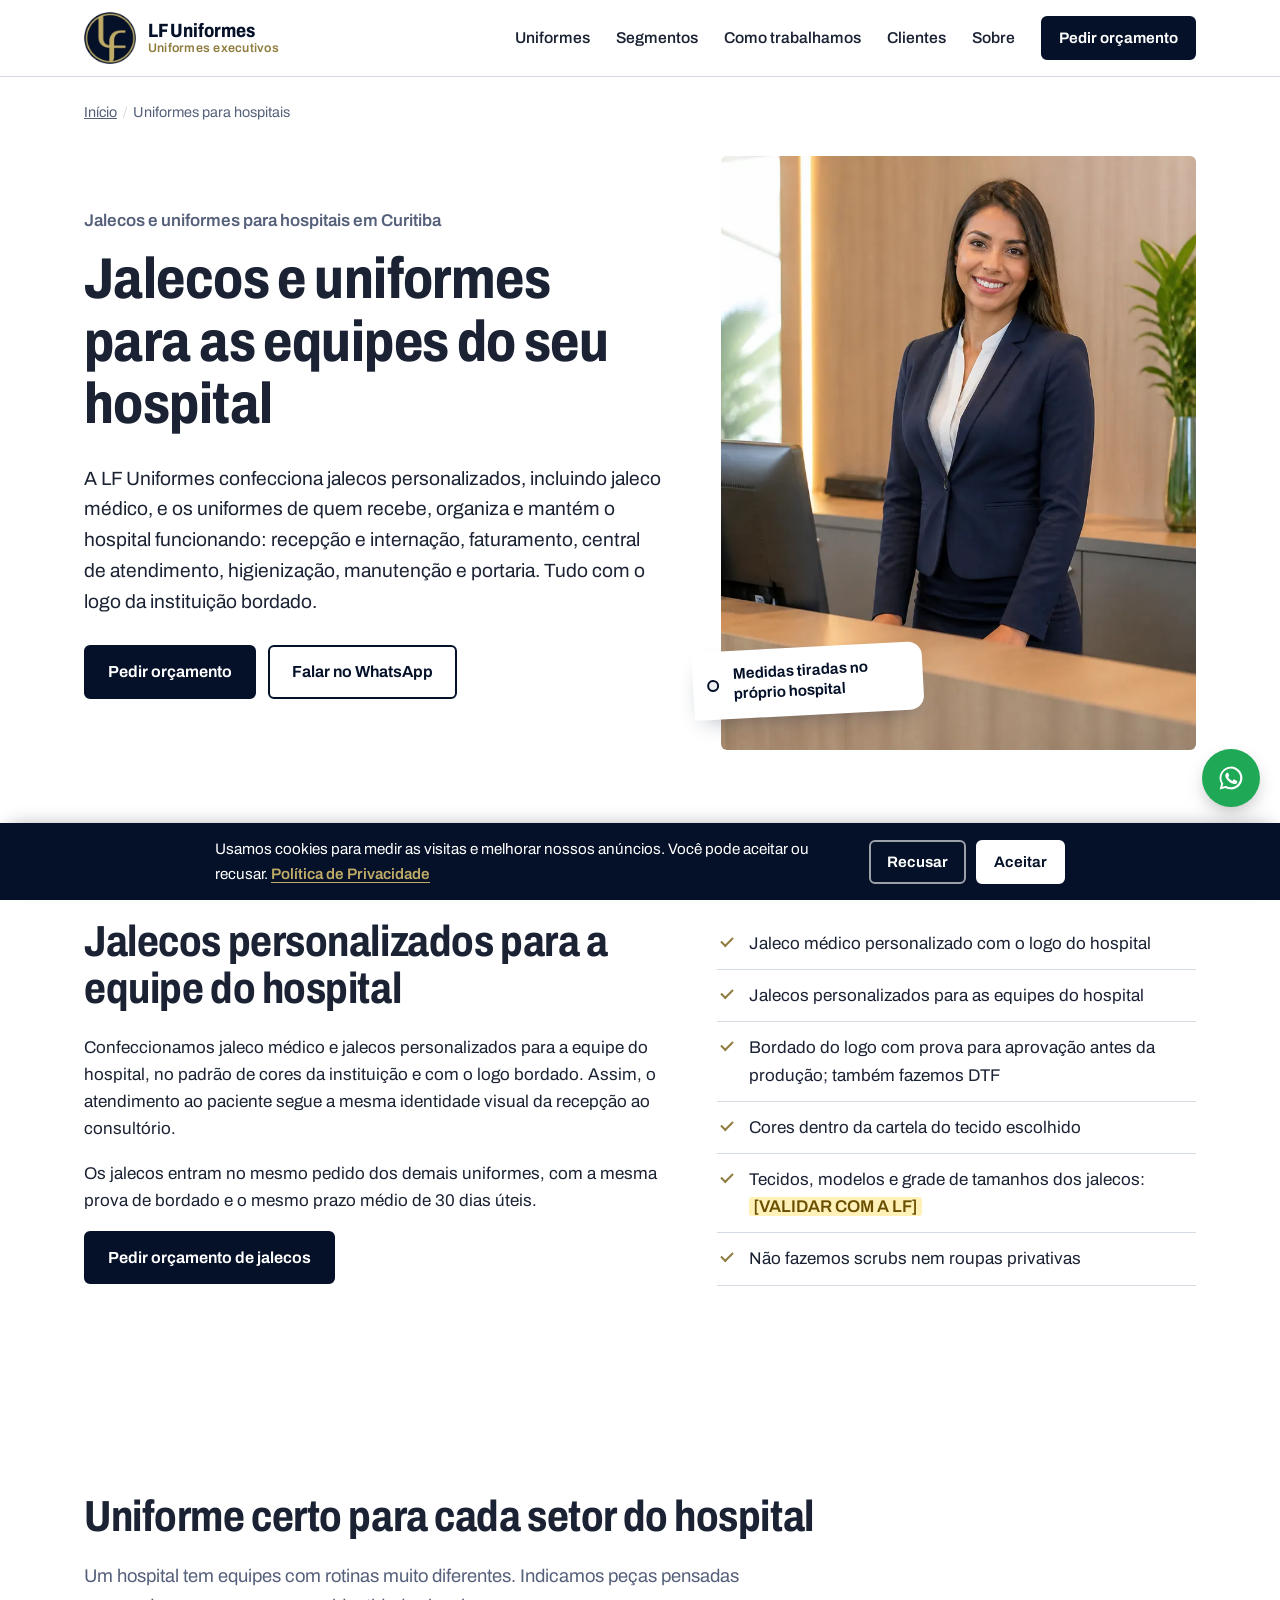
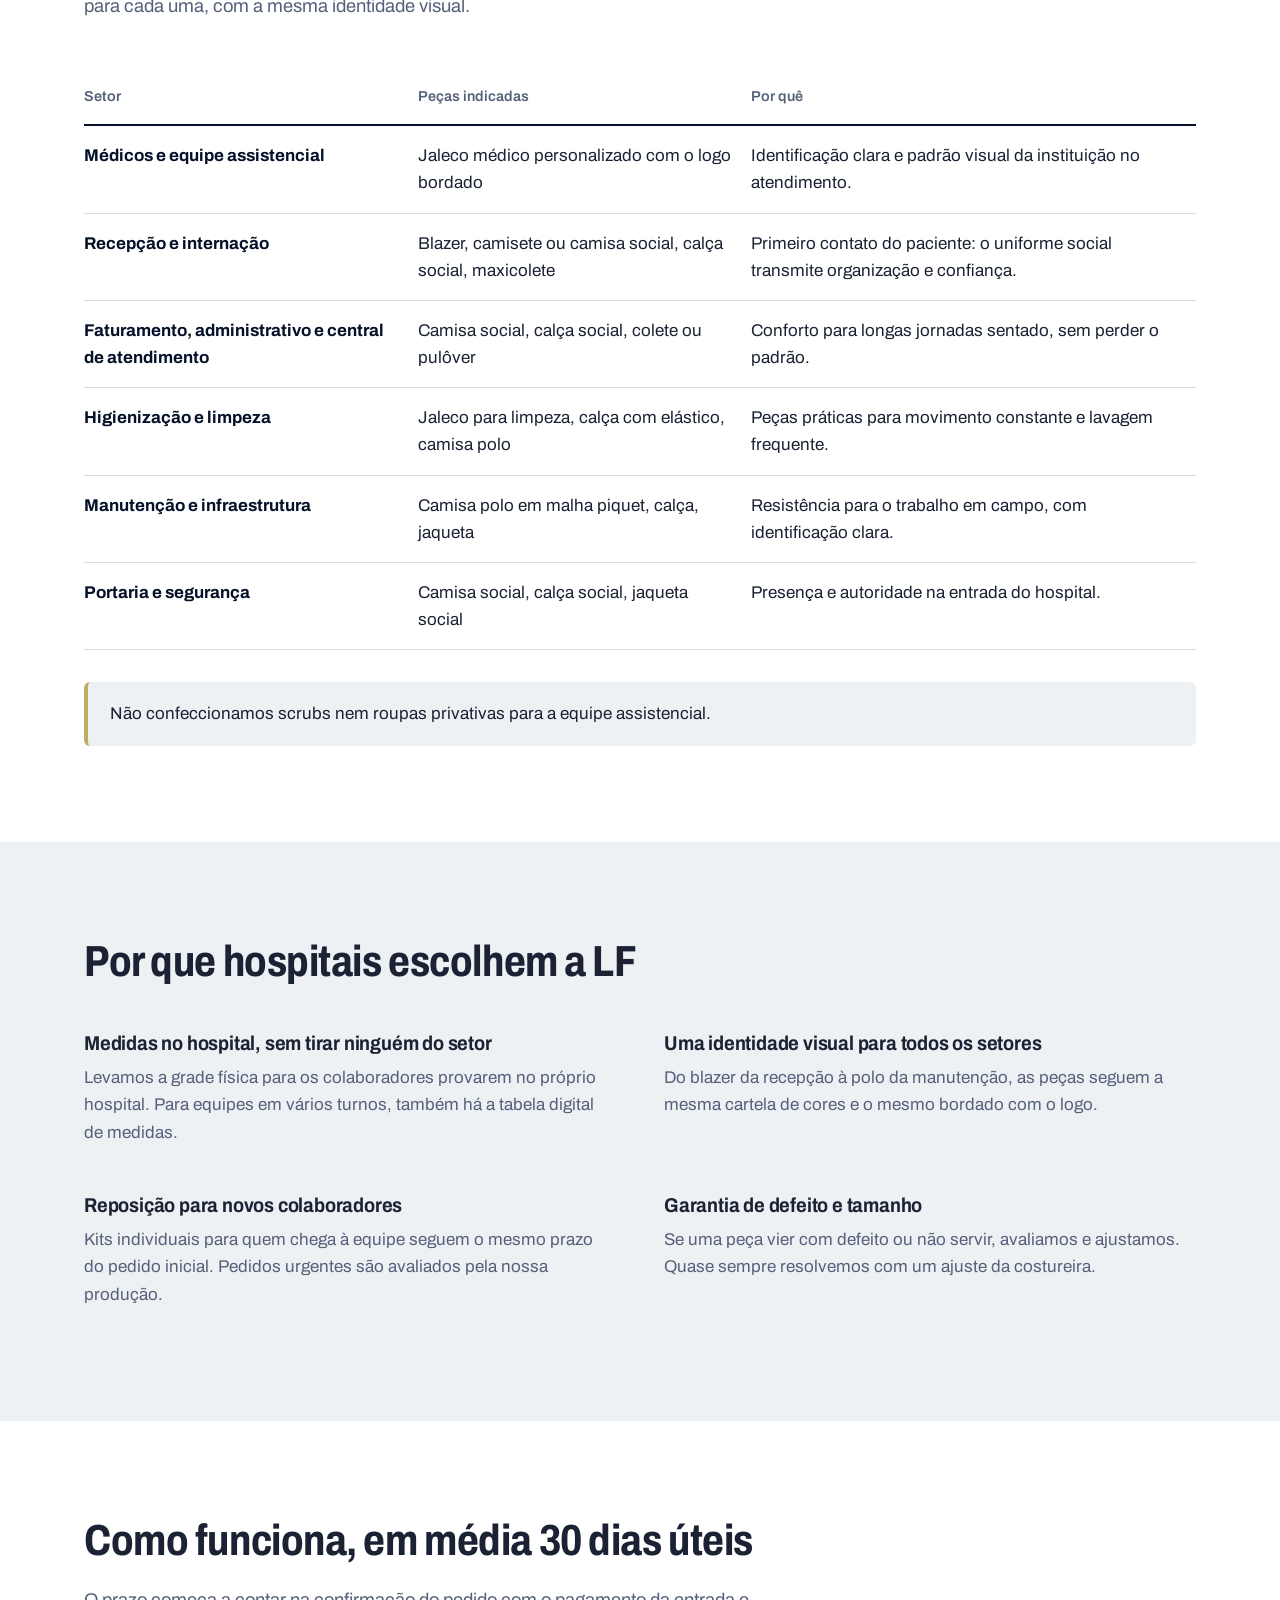
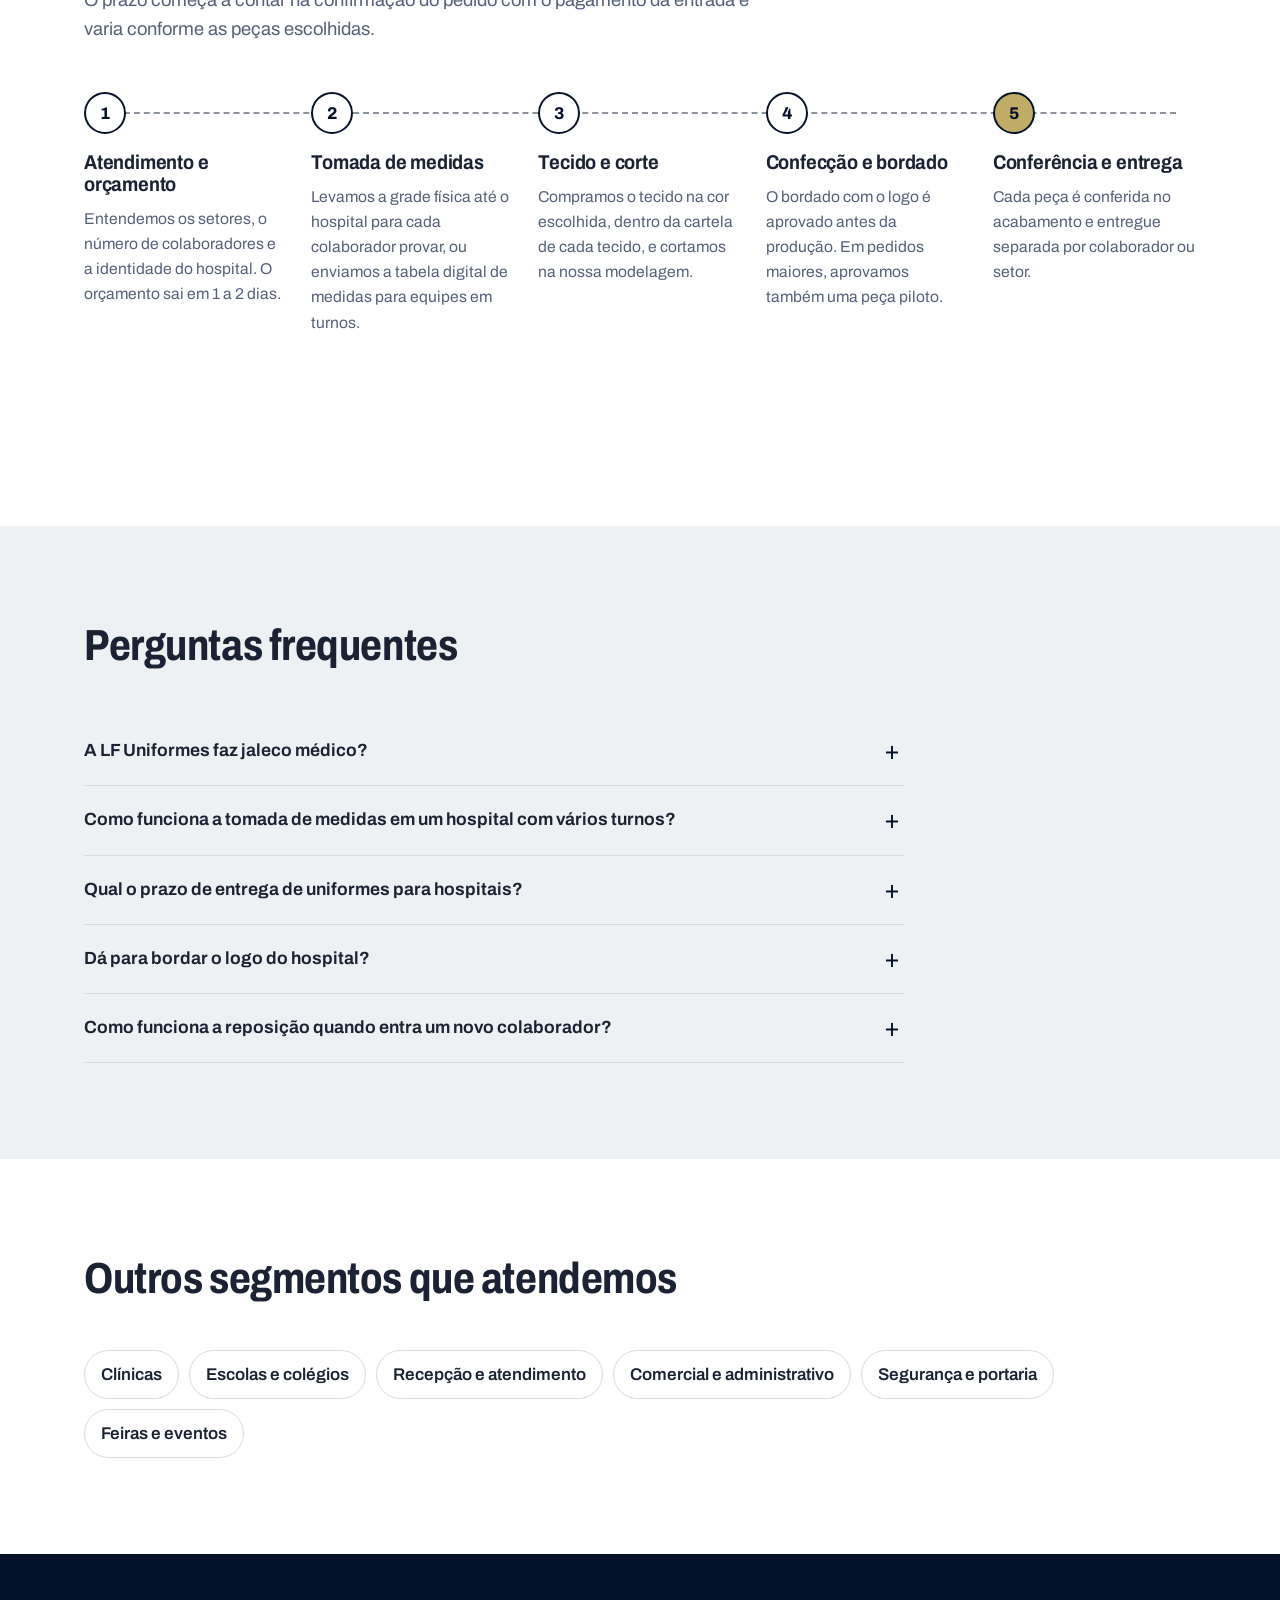
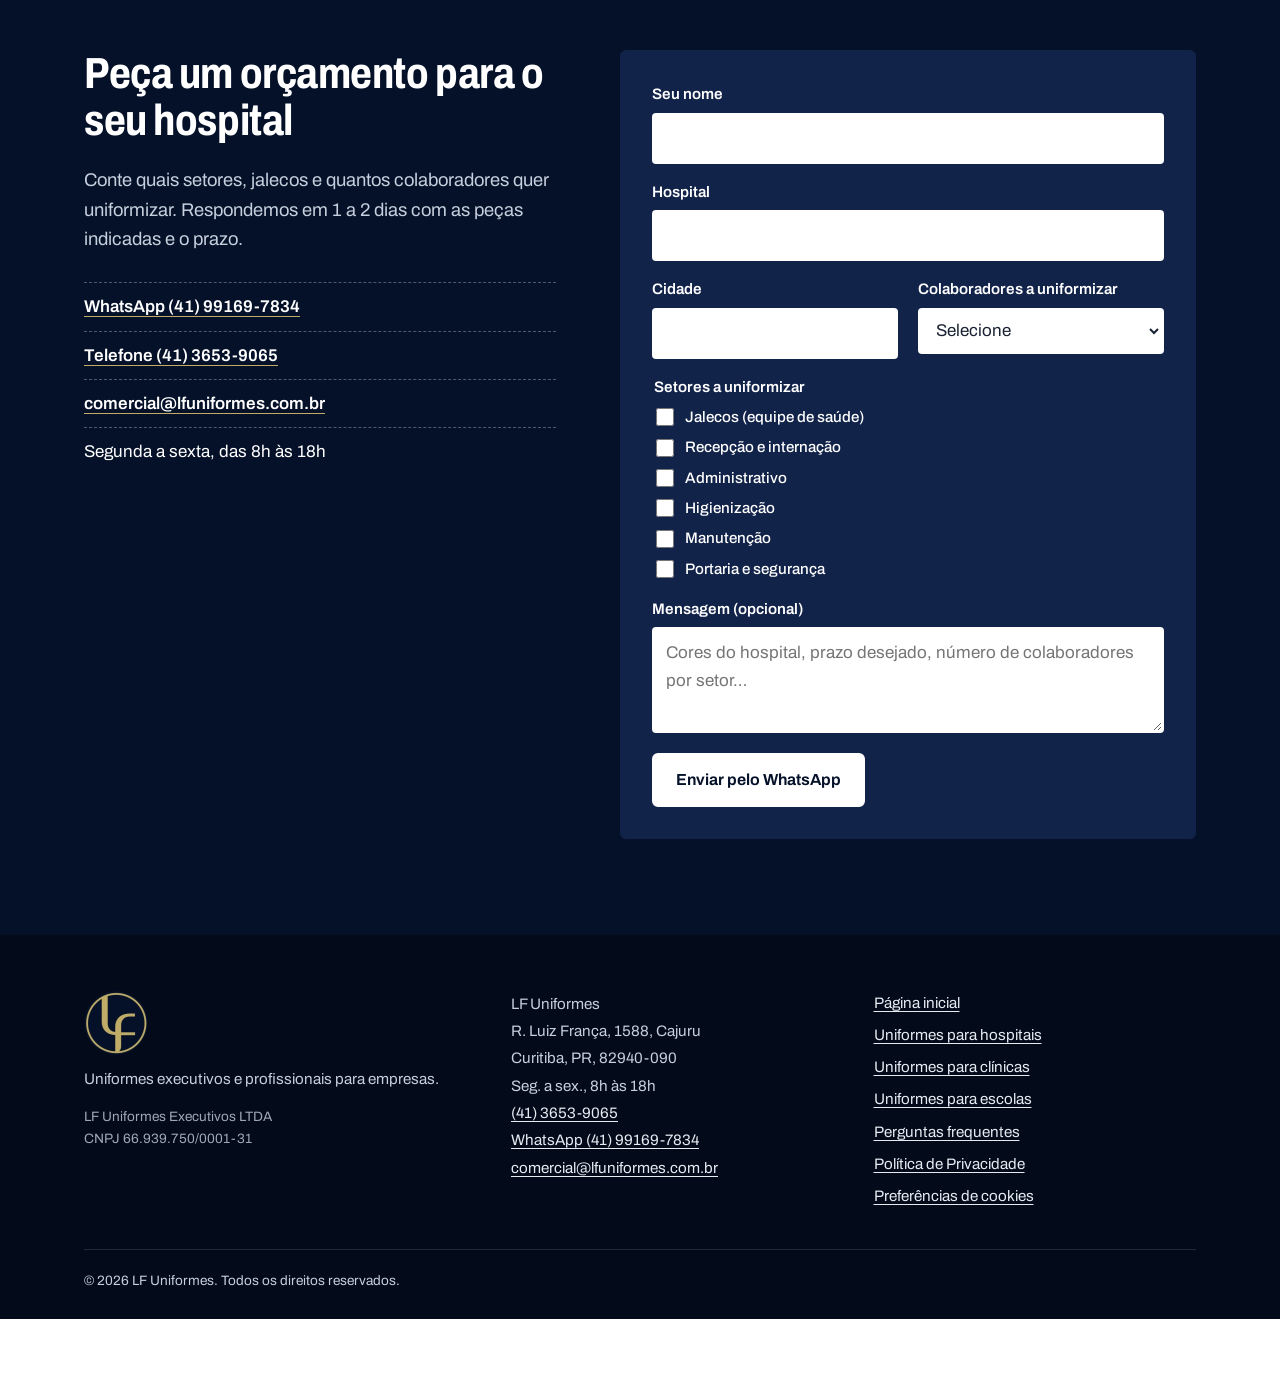
<file: uniformes-para-hospitais/index.html>
<!DOCTYPE html>
<html lang="pt-BR">
<head>
  <meta charset="utf-8">
  <!-- Consent Mode do Google: tudo negado até o visitante aceitar (antes do GTM) -->
  <script>
  window.dataLayer = window.dataLayer || [];
  function gtag(){dataLayer.push(arguments);}
  gtag('consent', 'default', {
    ad_storage: 'denied',
    ad_user_data: 'denied',
    ad_personalization: 'denied',
    analytics_storage: 'denied',
    wait_for_update: 500
  });
  try {
    var lfc = JSON.parse(localStorage.getItem('lf_consentimento') || 'null');
    if (lfc && lfc.valor === 'granted' && lfc.expira_em > Date.now()) {
      gtag('consent', 'update', {ad_storage: 'granted', ad_user_data: 'granted', ad_personalization: 'granted', analytics_storage: 'granted'});
    }
  } catch (e) {}
  </script>
  <!-- Google Tag Manager -->
  <script>(function(w,d,s,l,i){w[l]=w[l]||[];w[l].push({'gtm.start':
  new Date().getTime(),event:'gtm.js'});var f=d.getElementsByTagName(s)[0],
  j=d.createElement(s),dl=l!='dataLayer'?'&l='+l:'';j.async=true;j.src=
  'https://www.googletagmanager.com/gtm.js?id='+i+dl;f.parentNode.insertBefore(j,f);
  })(window,document,'script','dataLayer','GTM-PGRMXWQ');</script>
  <!-- End Google Tag Manager -->
  <meta name="viewport" content="width=device-width, initial-scale=1">
  <title>Jalecos e Uniformes para Hospitais em Curitiba | LF Uniformes</title>
  <meta name="description" content="Jaleco médico e jalecos personalizados, mais uniformes para recepção, administrativo e apoio de hospitais. Logo bordado e prazo médio de 30 dias úteis.">
  <link rel="canonical" href="https://lfuniformes.com.br/uniformes-para-hospitais/">
  <meta name="robots" content="index, follow, max-image-preview:large">
  <meta name="theme-color" content="#051129">
  <meta property="og:type" content="website">
  <meta property="og:locale" content="pt_BR">
  <meta property="og:site_name" content="LF Uniformes">
  <meta property="og:url" content="https://lfuniformes.com.br/uniformes-para-hospitais/">
  <meta property="og:title" content="Jalecos e Uniformes para Hospitais em Curitiba | LF Uniformes">
  <meta property="og:description" content="Jaleco médico e jalecos personalizados, mais uniformes para recepção, administrativo e apoio de hospitais. Logo bordado e prazo médio de 30 dias úteis.">
  <meta property="og:image" content="https://lfuniformes.com.br/img/og-image.jpg">
  <meta name="twitter:card" content="summary_large_image">
  <link rel="icon" type="image/png" href="/img/favicon.png">
  <link rel="apple-touch-icon" href="/img/apple-touch-icon.png">
  <link rel="preconnect" href="https://fonts.googleapis.com">
  <link rel="preconnect" href="https://fonts.gstatic.com" crossorigin>
  <link href="https://fonts.googleapis.com/css2?family=Archivo:wdth,wght@75..100,400..800&display=swap" rel="stylesheet">
  <style>
/* LF Uniformes — estilos base
   Paleta da marca (logo): azul-marinho #051129 e dourado #C0AC67 */
:root {
  --marinho: #051129;
  --marinho-2: #12234a;
  --papel: #eef1f4;
  --branco: #ffffff;
  --fita: #c0ac67;
  --fita-escuro: #8f7c3e;
  --tinta: #1a2233;
  --tinta-2: #55607a;
  --linha: #d5dbe3;
  --fonte: "Archivo", "Helvetica Neue", Arial, sans-serif;
  --larg: 1160px;
  --raio: 6px;
}

*, *::before, *::after { box-sizing: border-box; }
html { scroll-behavior: smooth; scroll-padding-top: 84px; }
@media (prefers-reduced-motion: reduce) { html { scroll-behavior: auto; } }

body {
  margin: 0;
  font-family: var(--fonte);
  font-size: 1.0625rem;
  line-height: 1.6;
  color: var(--tinta);
  background: var(--branco);
  -webkit-font-smoothing: antialiased;
}
img { max-width: 100%; height: auto; display: block; }
a { color: inherit; }
h1, h2, h3 { font-stretch: 82%; line-height: 1.08; margin: 0 0 .5em; letter-spacing: -0.01em; }
h1 { font-size: clamp(2.3rem, 4.6vw, 3.6rem); font-weight: 750; }
h2 { font-size: clamp(1.85rem, 3.4vw, 2.75rem); font-weight: 720; }
h3 { font-size: 1.25rem; font-weight: 680; font-stretch: 90%; }
p { margin: 0 0 1em; max-width: 62ch; }

:focus-visible { outline: 3px solid var(--fita); outline-offset: 3px; border-radius: 2px; }

.skip { position: absolute; left: -999px; top: 8px; background: var(--fita); color: var(--marinho); padding: 8px 14px; z-index: 100; }
.skip:focus { left: 8px; }

/* Botões e links */
.btn {
  display: inline-flex; align-items: center; justify-content: center;
  min-height: 48px; padding: 12px 22px;
  background: var(--marinho); color: var(--branco);
  border: 2px solid var(--marinho); border-radius: var(--raio);
  font: inherit; font-weight: 650; font-size: 1rem; text-decoration: none; cursor: pointer;
  transition: background .15s, color .15s;
}
.btn:hover { background: var(--marinho-2); border-color: var(--marinho-2); }
.btn--sm { min-height: 40px; padding: 8px 16px; font-size: .95rem; }
.btn--linha { background: transparent; color: var(--marinho); }
.btn--linha:hover { background: var(--marinho); color: var(--branco); }
.btn--claro { background: var(--branco); color: var(--marinho); border-color: var(--branco); }
.btn--claro:hover { background: var(--fita); border-color: var(--fita); }
.btn--linha-clara { background: transparent; color: var(--branco); border-color: rgba(255,255,255,.6); }
.btn--linha-clara:hover { border-color: var(--branco); background: rgba(255,255,255,.08); }
.link { font-weight: 650; text-underline-offset: 4px; text-decoration-thickness: 2px; text-decoration-color: var(--fita-escuro); }
.link:hover { text-decoration-color: currentColor; }

/* Topo */
.topo { position: sticky; top: 0; z-index: 50; background: rgba(255,255,255,.96); border-bottom: 1px solid var(--linha); backdrop-filter: blur(6px); }
.topo__in { max-width: var(--larg); margin: 0 auto; padding: 12px 24px; display: flex; align-items: center; justify-content: space-between; gap: 24px; }
.marca { display: inline-flex; align-items: center; gap: 12px; text-decoration: none; color: var(--marinho); }
.marca img { height: 52px; width: 52px; }
.marca__nome { display: flex; flex-direction: column; line-height: 1.05; }
.marca__nome strong { font-size: 1.2rem; font-weight: 750; font-stretch: 85%; }
.marca__nome span { font-size: .78rem; font-weight: 600; color: var(--fita-escuro); letter-spacing: .02em; }
.rodape__logo { height: 64px; width: 64px; margin-bottom: 12px; }
.nav { display: flex; align-items: center; gap: 26px; }
.nav a:not(.btn) { text-decoration: none; font-weight: 550; font-size: .98rem; color: var(--tinta); }
.nav a:not(.btn):hover { text-decoration: underline; text-decoration-color: var(--fita); text-decoration-thickness: 2px; text-underline-offset: 6px; }
.menu-btn { display: none; font: inherit; font-weight: 650; background: none; border: 2px solid var(--marinho); color: var(--marinho); border-radius: var(--raio); padding: 6px 14px; cursor: pointer; }

/* Hero */
.hero {
  max-width: var(--larg); margin: 0 auto; padding: 64px 24px 72px;
  display: grid; grid-template-columns: 1.1fr .9fr; gap: 56px; align-items: center;
}
.hero__local { font-weight: 600; color: var(--tinta-2); margin-bottom: 14px; }
.hero__sub { font-size: 1.2rem; color: var(--tinta-2); max-width: 52ch; }
.hero__ctas { display: flex; flex-wrap: wrap; gap: 12px; margin-top: 28px; }
.hero__img { margin: 0; position: relative; }
.hero__img img { width: 100%; aspect-ratio: 4 / 5; object-fit: cover; border-radius: var(--raio); background: var(--papel); }

/* Etiqueta de roupa pendurada na foto */
.etiqueta {
  position: absolute; left: -28px; bottom: 36px;
  background: var(--branco); color: var(--marinho);
  font-weight: 650; font-size: .95rem; line-height: 1.3;
  padding: 14px 18px 14px 40px; max-width: 230px;
  border-radius: 4px 14px 14px 4px;
  box-shadow: 0 10px 24px -12px rgba(19,35,63,.45);
  transform: rotate(-3deg);
}
.etiqueta__furo { position: absolute; left: 14px; top: 50%; width: 12px; height: 12px; margin-top: -6px; border-radius: 50%; border: 2px solid var(--marinho); background: var(--papel); }

/* Fita métrica: o elemento marcante da página */
.fita { background: var(--fita); color: var(--marinho); position: relative; overflow: hidden; }
.fita__regua {
  height: 22px;
  background:
    repeating-linear-gradient(90deg, var(--marinho) 0 2px, transparent 2px 60px),
    repeating-linear-gradient(90deg, var(--marinho) 0 1px, transparent 1px 12px);
  background-size: 100% 22px, 100% 11px;
  background-repeat: repeat-x;
  opacity: .85;
}
.fita__dados { max-width: var(--larg); margin: 0 auto; padding: 18px 24px 30px; display: grid; grid-template-columns: repeat(4, 1fr); gap: 24px; }
.fita__dados div { display: flex; flex-direction: column-reverse; border-left: 2px solid var(--marinho); padding-left: 16px; }
.fita__dados dd { margin: 0; font-size: clamp(2.2rem, 4.5vw, 3.4rem); font-weight: 800; font-stretch: 75%; line-height: 1; font-variant-numeric: tabular-nums; }
.fita__dados dt { font-weight: 600; margin-top: 6px; }

/* Seções */
.secao { max-width: var(--larg); margin: 0 auto; padding: 96px 24px; }
.secao--escura, .secao--clara { max-width: none; }
.secao--escura { background: var(--marinho); color: var(--branco); }
.secao--clara { background: var(--papel); }
.secao--escura > *, .secao--clara > * { max-width: calc(var(--larg) - 48px); margin-left: auto; margin-right: auto; }
.secao__cab { margin-bottom: 48px; }
.secao__cab p { font-size: 1.15rem; color: var(--tinta-2); }
.secao__acao { margin-top: 36px; }

/* Linhas de produto */
.linhas { display: grid; grid-template-columns: repeat(3, 1fr); gap: 32px; }
.linha img { width: 100%; aspect-ratio: 4 / 5; object-fit: cover; border-radius: var(--raio); background: var(--papel); margin-bottom: 20px; }
.linha > p { color: var(--tinta-2); }
.pecas { list-style: none; padding: 0; margin: 0; display: flex; flex-wrap: wrap; gap: 6px 8px; }
.pecas li { font-size: .9rem; padding: 4px 10px; border: 1px solid var(--linha); border-radius: 999px; }

/* Ficha técnica nas linhas e bloco de tecidos */
.ficha { margin-top: 14px; font-size: .92rem; color: var(--tinta-2); }
.tecidos { margin-top: 56px; padding: 28px 32px; background: var(--papel); border-radius: var(--raio); border-left: 4px solid var(--fita); }
.tecidos h3 { margin-bottom: 16px; }
.tecidos dl { margin: 0; display: grid; grid-template-columns: repeat(3, 1fr); gap: 20px; }
.tecidos dt { font-weight: 700; color: var(--marinho); }
.tecidos dd { margin: 4px 0 0; color: var(--tinta-2); }
.rodape__cnpj { font-size: .85rem; opacity: .8; margin-top: 12px; }
@media (max-width: 760px) { .tecidos dl { grid-template-columns: 1fr; } .tecidos { padding: 22px; } }

/* Páginas internas (segmentos) */
.migalhas { max-width: var(--larg); margin: 24px auto 0; padding: 0 24px; font-size: .9rem; color: var(--tinta-2); }
.migalhas ol { list-style: none; display: flex; flex-wrap: wrap; gap: 6px; margin: 0; padding: 0; }
.migalhas li + li::before { content: "/"; margin-right: 6px; color: var(--linha); }
.migalhas a { color: var(--tinta-2); }
.hero--interna { padding-top: 32px; }
.resposta { font-size: 1.2rem; color: var(--tinta); max-width: 58ch; }
.tabela-areas { width: 100%; border-collapse: collapse; margin-top: 8px; }
.tabela-areas th, .tabela-areas td { text-align: left; vertical-align: top; padding: 16px 16px 16px 0; border-bottom: 1px solid var(--linha); }
.tabela-areas th { font-size: .9rem; color: var(--tinta-2); font-weight: 600; border-bottom: 2px solid var(--marinho); }
.tabela-areas td:first-child { font-weight: 700; color: var(--marinho); width: 30%; }
.motivos { display: grid; grid-template-columns: repeat(2, 1fr); gap: 32px 48px; }
.motivos p { color: var(--tinta-2); }
.aviso { margin-top: 32px; padding: 18px 22px; background: var(--papel); border-left: 4px solid var(--fita); border-radius: var(--raio); }
.aviso p { margin: 0; }
.outros-segmentos { display: flex; flex-wrap: wrap; gap: 10px; list-style: none; padding: 0; margin: 0; }
.outros-segmentos a { display: inline-block; padding: 10px 16px; border: 1px solid var(--linha); border-radius: 999px; text-decoration: none; font-weight: 600; }
.outros-segmentos a:hover { border-color: var(--marinho); }
.segmentos__lista a { text-decoration: none; color: inherit; display: flex; justify-content: space-between; }
.segmentos__lista a::after { content: "›"; color: var(--fita); font-size: 1.4rem; line-height: 1; }
.segmentos__lista a:hover { color: var(--fita); }
@media (max-width: 760px) {
  .motivos { grid-template-columns: 1fr; }
  .migalhas { padding: 0 20px; }
  .tabela-areas, .tabela-areas tbody, .tabela-areas tr, .tabela-areas td { display: block; width: 100% !important; }
  .tabela-areas thead { display: none; }
  .tabela-areas td { padding: 4px 0; border: 0; }
  .tabela-areas tr { padding: 14px 0; border-bottom: 1px solid var(--linha); }
}

/* Blog */
.blog-cab { max-width: var(--larg); margin: 0 auto; padding: 40px 24px 8px; }
.blog-cab p { font-size: 1.15rem; color: var(--tinta-2); }
.categorias { list-style: none; display: flex; flex-wrap: wrap; gap: 8px; padding: 0; margin: 24px 0 0; }
.categorias a { display: inline-block; padding: 8px 14px; border: 1px solid var(--linha); border-radius: 999px; text-decoration: none; font-weight: 600; font-size: .95rem; }
.categorias a:hover, .categorias a[aria-current] { border-color: var(--marinho); background: var(--marinho); color: var(--branco); }
.cards { display: grid; grid-template-columns: repeat(3, 1fr); gap: 24px; list-style: none; padding: 0; margin: 0; }
.card { border: 1px solid var(--linha); border-radius: var(--raio); padding: 24px; display: flex; flex-direction: column; gap: 10px; background: var(--branco); }
.card__cat { font-size: .85rem; font-weight: 700; color: var(--fita-escuro); }
.card h3 { margin: 0; font-size: 1.25rem; }
.card h3 a { text-decoration: none; }
.card h3 a:hover { text-decoration: underline; text-decoration-color: var(--fita); }
.card p { color: var(--tinta-2); font-size: .98rem; margin: 0; }
.card time { font-size: .85rem; color: var(--tinta-2); margin-top: auto; }
.blog-vazio { color: var(--tinta-2); }

.artigo { max-width: 760px; margin: 0 auto; padding: 32px 24px 24px; }
.artigo__cat { font-weight: 700; color: var(--fita-escuro); text-decoration: none; }
.artigo h1 { font-size: clamp(2rem, 4vw, 3rem); margin-top: 10px; }
.artigo__meta { color: var(--tinta-2); font-size: .95rem; margin-bottom: 24px; }
.artigo__resumo { font-size: 1.2rem; line-height: 1.55; padding: 20px 24px; background: var(--papel); border-left: 4px solid var(--fita); border-radius: var(--raio); margin: 0 0 32px; max-width: none; }
.artigo__corpo { font-size: 1.1rem; line-height: 1.7; }
.artigo__corpo p, .artigo__corpo li { max-width: 68ch; }
.artigo__corpo h2 { font-size: 1.75rem; margin-top: 48px; }
.artigo__corpo h3 { margin-top: 32px; }
.artigo__corpo ul, .artigo__corpo ol { padding-left: 1.3em; margin: 0 0 1em; }
.artigo__corpo li { margin-bottom: 6px; }
.artigo__corpo a { text-decoration-color: var(--fita-escuro); text-underline-offset: 3px; text-decoration-thickness: 2px; font-weight: 600; }
.artigo__corpo table { width: 100%; border-collapse: collapse; margin: 24px 0; font-size: 1rem; }
.artigo__corpo th, .artigo__corpo td { text-align: left; vertical-align: top; padding: 12px 12px 12px 0; border-bottom: 1px solid var(--linha); }
.artigo__corpo th { border-bottom: 2px solid var(--marinho); font-size: .92rem; }
.tabela-rolagem { overflow-x: auto; }
.artigo .faq { margin-top: 8px; }

.material { margin: 40px 0; padding: 28px; background: var(--marinho); color: var(--branco); border-radius: var(--raio); }
.material h2 { margin: 0 0 8px; font-size: 1.5rem; color: var(--branco); }
.material > p { color: #c6cfdd; margin-bottom: 18px; }
.material .form { padding: 0; background: none; }
.material__ok { font-weight: 600; color: var(--fita); margin: 0; }

.artigo-cta { max-width: 760px; margin: 16px auto 0; padding: 0 24px 72px; }
.artigo-cta > div { border-top: 2px solid var(--marinho); padding-top: 28px; }
.relacionados { max-width: var(--larg); margin: 0 auto; padding: 0 24px 96px; }
@media (max-width: 980px) { .cards { grid-template-columns: 1fr 1fr; } }
@media (max-width: 760px) { .cards { grid-template-columns: 1fr; } .material { padding: 22px; } .blog-cab { padding: 28px 20px 0; } }

/* Bloco de peças da home */
.pecas-grade { display: grid; grid-template-columns: repeat(3, 1fr); gap: 20px; }
.peca { border: 1px solid var(--linha); border-radius: var(--raio); padding: 24px; background: var(--branco); }
.peca h3 { margin-bottom: 8px; }
.peca p { color: var(--tinta-2); font-size: .98rem; margin: 0; }
.peca--destaque { grid-column: span 3; background: var(--papel); border-left: 4px solid var(--fita); }
.peca--destaque h3 { font-size: 1.4rem; }

/* Seção de jalecos */
.jalecos { display: grid; grid-template-columns: 1.1fr .9fr; gap: 48px; align-items: start; }
.lista-check { list-style: none; padding: 0; margin: 0; }
.lista-check li { position: relative; padding: 12px 0 12px 32px; border-bottom: 1px solid var(--linha); }
.lista-check li::before { content: ""; position: absolute; left: 4px; top: 19px; width: 12px; height: 7px; border-left: 2px solid var(--fita-escuro); border-bottom: 2px solid var(--fita-escuro); transform: rotate(-45deg); }

/* Marcador de conteúdo a validar com a LF */
.validar { background: #fff1b8; color: #6b4f00; padding: 0 4px; border-radius: 3px; font-weight: 600; }

/* Bloco de planejamento (escolas) */
.planejamento { max-width: calc(var(--larg) - 48px); margin: 0 auto 0; padding: 24px 28px; background: var(--papel); border-left: 4px solid var(--fita); border-radius: var(--raio); }
.planejamento h2 { font-size: 1.4rem; margin-bottom: 8px; }
.planejamento p { margin: 0; font-size: 1.1rem; }
.secao--planejamento { padding-top: 0; }

/* Política de privacidade */
.texto-legal { max-width: 760px; margin: 0 auto; padding: 32px 24px 96px; }
.texto-legal h2 { font-size: 1.5rem; margin-top: 40px; }
.texto-legal p, .texto-legal li { max-width: 70ch; }
.texto-legal ul { padding-left: 1.3em; }

/* Aviso de cookies */
.aviso-cookies { position: fixed; left: 0; right: 0; bottom: 0; z-index: 70; background: var(--marinho); color: var(--branco); padding: 14px 24px; display: flex; align-items: center; justify-content: center; gap: 16px 24px; flex-wrap: wrap; box-shadow: 0 -6px 18px -10px rgba(0,0,0,.4); }
.aviso-cookies p { margin: 0; font-size: .95rem; max-width: 70ch; }
.aviso-cookies a { color: var(--fita); font-weight: 600; text-underline-offset: 3px; }
.aviso-cookies__acoes { display: flex; gap: 10px; }
.aviso-cookies .btn--sm { min-height: 40px; }
body.com-aviso { padding-bottom: var(--aviso-h, 0px); }
body.com-aviso .wa-flutuante { bottom: calc(var(--aviso-h, 0px) + 16px); }
.rodape__legal { display: flex; flex-wrap: wrap; gap: 8px 20px; }
.rodape__legal a { color: #c6cfdd; }
@media (max-width: 980px) {
  .pecas-grade { grid-template-columns: 1fr 1fr; }
  .peca--destaque { grid-column: span 2; }
  .jalecos { grid-template-columns: 1fr; gap: 24px; }
}
@media (max-width: 760px) {
  .pecas-grade { grid-template-columns: 1fr; }
  .peca--destaque { grid-column: auto; }
  .aviso-cookies { padding: 12px 16px; justify-content: flex-start; }
  .aviso-cookies p { font-size: .9rem; }
  .aviso-cookies__acoes { width: 100%; }
  .aviso-cookies__acoes .btn { flex: 1; }
  .planejamento { margin: 0 20px; padding: 20px; }
}

/* Segmentos */
.segmentos { display: grid; grid-template-columns: 1fr 1fr; gap: 56px; align-items: start; }
.segmentos p { color: #c6cfdd; font-size: 1.15rem; }
.segmentos__lista { list-style: none; margin: 0; padding: 0; columns: 2; column-gap: 32px; }
.segmentos__lista li { break-inside: avoid; padding: 14px 0; border-bottom: 1px dashed rgba(255,255,255,.35); font-size: 1.15rem; font-weight: 600; }

/* Processo: costura tracejada ligando as etapas */
.costura { list-style: none; counter-reset: etapa; padding: 0; margin: 0 0 80px; display: grid; grid-template-columns: repeat(5, 1fr); gap: 24px; position: relative; }
.costura::before { content: ""; position: absolute; left: 20px; right: 20px; top: 20px; border-top: 2px dashed var(--marinho); opacity: .45; }
.costura li { counter-increment: etapa; position: relative; padding-top: 60px; }
.costura li::before {
  content: counter(etapa);
  position: absolute; top: 0; left: 0; width: 42px; height: 42px; border-radius: 50%;
  display: grid; place-items: center;
  background: var(--branco); border: 2px solid var(--marinho); color: var(--marinho);
  font-weight: 750; font-variant-numeric: tabular-nums;
}
.costura li:last-child::before { background: var(--fita); }
.costura p { font-size: .98rem; color: var(--tinta-2); }

.diferenciais { display: grid; grid-template-columns: repeat(4, 1fr); gap: 0; border-top: 2px solid var(--marinho); }
.diferenciais > div { padding: 24px 24px 8px 0; }
.diferenciais > div + div { padding-left: 24px; border-left: 1px solid var(--linha); }
.diferenciais p { color: var(--tinta-2); font-size: .98rem; }

/* Clientes */
.logos { list-style: none; padding: 0; display: grid; grid-template-columns: repeat(6, 1fr); gap: 12px; }
.logos li { background: var(--branco); border-radius: var(--raio); min-height: 76px; display: grid; place-items: center; padding: 14px; font-weight: 700; font-stretch: 85%; font-size: 1.1rem; color: var(--marinho); text-align: center; }

/* Sobre */
.sobre { display: grid; grid-template-columns: 1fr 1fr; gap: 56px; align-items: center; }
.sobre img { width: 100%; aspect-ratio: 4 / 3; object-fit: cover; border-radius: var(--raio); background: var(--papel); }

/* FAQ */
.faq details { max-width: 820px; }
.faq details { border-bottom: 1px solid var(--linha); }
.faq summary { cursor: pointer; list-style: none; padding: 20px 40px 20px 0; font-weight: 650; font-size: 1.1rem; position: relative; }
.faq summary::-webkit-details-marker { display: none; }
.faq summary::after { content: "+"; position: absolute; right: 4px; top: 14px; font-size: 1.6rem; font-weight: 400; color: var(--marinho); }
.faq details[open] summary::after { content: "–"; }
.faq details p { color: var(--tinta-2); padding-bottom: 12px; }

/* Contato / orçamento */
.contato { display: grid; grid-template-columns: .9fr 1.1fr; gap: 64px; align-items: start; }
.contato > div > p { color: #c6cfdd; font-size: 1.15rem; }
.contato__dados { list-style: none; padding: 0; margin: 28px 0 0; }
.contato__dados li { padding: 10px 0; border-top: 1px dashed rgba(255,255,255,.3); }
.contato__dados a { font-weight: 600; text-decoration-color: var(--fita); text-underline-offset: 4px; }

.form { display: grid; grid-template-columns: 1fr 1fr; gap: 16px 20px; background: var(--marinho-2); padding: 32px; border-radius: var(--raio); }
.campo { grid-column: 1 / -1; display: flex; flex-direction: column; gap: 6px; border: 0; padding: 0; margin: 0; }
.campo--meia { grid-column: span 1; }
.campo label, .campo legend { font-weight: 600; font-size: .95rem; }
.campo legend { margin-bottom: 6px; }
.form input:not([type=checkbox]), .form select, .form textarea {
  font: inherit; color: var(--tinta); background: var(--branco);
  border: 2px solid transparent; border-radius: 4px; padding: 10px 12px; min-height: 46px;
}
.form input:focus, .form select:focus, .form textarea:focus { outline: none; border-color: var(--fita); }
.check { display: inline-flex; align-items: center; gap: 8px; font-weight: 500 !important; margin-right: 18px; }
.check input { width: 18px; height: 18px; accent-color: var(--fita); }
.form__erro { grid-column: 1 / -1; margin: 0; color: #ffd58a; font-weight: 600; }
.form__acoes { grid-column: 1 / -1; display: flex; flex-wrap: wrap; gap: 12px; margin-top: 4px; }

/* Rodapé */
.rodape { background: #030a1a; color: #c6cfdd; padding: 56px 24px 28px; font-size: .95rem; }
.rodape__in { max-width: calc(var(--larg) - 48px); margin: 0 auto; display: grid; grid-template-columns: 1.2fr 1fr 1fr; gap: 40px; }
.rodape address { font-style: normal; line-height: 1.8; }
.rodape nav { display: flex; flex-direction: column; gap: 8px; }
.rodape a { color: #e6ebf2; text-underline-offset: 3px; }
.rodape__fim { max-width: calc(var(--larg) - 48px); margin: 40px auto 0; padding-top: 20px; border-top: 1px solid rgba(255,255,255,.12); font-size: .85rem; }

/* WhatsApp flutuante */
.wa-flutuante { position: fixed; right: 20px; bottom: 20px; z-index: 60; width: 58px; height: 58px; border-radius: 50%; display: grid; place-items: center; background: #1fa855; color: #fff; box-shadow: 0 8px 20px -6px rgba(0,0,0,.35); }
.wa-flutuante:hover { background: #178a45; }

/* Imagem ausente (antes de copiar /public/images): mantém o espaço sem quebrar o layout */
img.sem-img { visibility: hidden; }

/* Responsivo */
@media (max-width: 980px) {
  .hero, .segmentos, .sobre, .contato { grid-template-columns: 1fr; gap: 40px; }
  .hero { padding-top: 40px; }
  .etiqueta { left: 12px; }
  .linhas { grid-template-columns: 1fr 1fr; }
  .costura { grid-template-columns: 1fr; gap: 0; }
  .costura::before { left: 20px; right: auto; top: 20px; bottom: 20px; border-top: 0; border-left: 2px dashed var(--marinho); }
  .costura li { padding: 0 0 28px 64px; }
  .diferenciais { grid-template-columns: 1fr 1fr; }
  .diferenciais > div:nth-child(3) { border-left: 0; padding-left: 0; }
  .logos { grid-template-columns: repeat(4, 1fr); }
  .fita__dados { grid-template-columns: 1fr 1fr; }
  .rodape__in { grid-template-columns: 1fr 1fr; }
}
@media (max-width: 760px) {
  .marca img { height: 44px; width: 44px; }
  .menu-btn { display: inline-block; }
  .nav { display: none; position: absolute; top: 100%; left: 0; right: 0; background: var(--branco); flex-direction: column; align-items: stretch; gap: 0; padding: 8px 24px 20px; border-bottom: 1px solid var(--linha); }
  .nav.aberto { display: flex; }
  .nav a:not(.btn) { padding: 12px 0; border-bottom: 1px solid var(--linha); }
  .nav .btn { margin-top: 14px; }
  .secao { padding: 64px 20px; }
  .linhas { grid-template-columns: 1fr; }
  .segmentos__lista { columns: 1; }
  .diferenciais { grid-template-columns: 1fr; }
  .diferenciais > div, .diferenciais > div + div { border-left: 0; padding-left: 0; border-bottom: 1px solid var(--linha); }
  .logos { grid-template-columns: repeat(3, 1fr); }
  .form { grid-template-columns: 1fr; padding: 22px; }
  .campo--meia { grid-column: 1 / -1; }
  .rodape__in { grid-template-columns: 1fr; }
}

  </style>
  <script type="application/ld+json">
{
  "@context": "https://schema.org",
  "@graph": [
    {
      "@type": "Service",
      "@id": "https://lfuniformes.com.br/uniformes-para-hospitais/#servico",
      "name": "Jalecos e uniformes para equipes de hospitais",
      "serviceType": "Confecção de uniformes",
      "description": "Jaleco médico e jalecos personalizados, mais uniformes para recepção, administrativo e apoio de hospitais. Logo bordado e prazo médio de 30 dias úteis.",
      "provider": {
        "@id": "https://lfuniformes.com.br/#empresa"
      },
      "areaServed": [
        {
          "@type": "City",
          "name": "Curitiba"
        },
        {
          "@type": "AdministrativeArea",
          "name": "Região Metropolitana de Curitiba"
        },
        {
          "@type": "AdministrativeArea",
          "name": "Litoral do Paraná"
        },
        {
          "@type": "Country",
          "name": "Brasil"
        }
      ],
      "audience": {
        "@type": "BusinessAudience",
        "name": "Hospitais"
      },
      "url": "https://lfuniformes.com.br/uniformes-para-hospitais/"
    },
    {
      "@type": "LocalBusiness",
      "@id": "https://lfuniformes.com.br/#empresa",
      "name": "LF Uniformes",
      "url": "https://lfuniformes.com.br/",
      "telephone": "+55-41-3653-9065",
      "address": {
        "@type": "PostalAddress",
        "streetAddress": "R. Luiz França, 1588",
        "addressLocality": "Curitiba",
        "addressRegion": "PR",
        "postalCode": "82940-090",
        "addressCountry": "BR"
      }
    },
    {
      "@type": "BreadcrumbList",
      "itemListElement": [
        {
          "@type": "ListItem",
          "position": 1,
          "name": "LF Uniformes",
          "item": "https://lfuniformes.com.br/"
        },
        {
          "@type": "ListItem",
          "position": 2,
          "name": "Uniformes para hospitais",
          "item": "https://lfuniformes.com.br/uniformes-para-hospitais/"
        }
      ]
    },
    {
      "@type": "FAQPage",
      "mainEntity": [
        {
          "@type": "Question",
          "name": "A LF Uniformes faz jaleco médico?",
          "acceptedAnswer": {
            "@type": "Answer",
            "text": "Sim. Confeccionamos jaleco médico e jalecos personalizados com o logo do hospital bordado, além dos uniformes de recepção, administrativo e apoio. Não fazemos scrubs nem roupas privativas."
          }
        },
        {
          "@type": "Question",
          "name": "Como funciona a tomada de medidas em um hospital com vários turnos?",
          "acceptedAnswer": {
            "@type": "Answer",
            "text": "Levamos a grade física de tamanhos até o hospital para os colaboradores provarem. Quem não puder provar no horário da visita usa a tabela digital de medidas."
          }
        },
        {
          "@type": "Question",
          "name": "Qual o prazo de entrega de uniformes para hospitais?",
          "acceptedAnswer": {
            "@type": "Answer",
            "text": "O prazo médio é de 30 dias úteis a partir da confirmação do pedido e do pagamento da entrada. Pode variar conforme as peças escolhidas."
          }
        },
        {
          "@type": "Question",
          "name": "Dá para bordar o logo do hospital?",
          "acceptedAnswer": {
            "@type": "Answer",
            "text": "Sim. Fazemos bordado ou DTF com o logo da instituição, e o bordado passa por uma prova para aprovação antes da produção."
          }
        },
        {
          "@type": "Question",
          "name": "Como funciona a reposição quando entra um novo colaborador?",
          "acceptedAnswer": {
            "@type": "Answer",
            "text": "Fazemos kits individuais com o mesmo padrão do pedido original. O prazo é o mesmo do pedido de equipe; pedidos urgentes são avaliados pela produção."
          }
        }
      ]
    }
  ]
}
  </script>
</head>
<body>
  <!-- Google Tag Manager (noscript) -->
  <noscript><iframe src="https://www.googletagmanager.com/ns.html?id=GTM-PGRMXWQ" height="0" width="0" style="display:none;visibility:hidden"></iframe></noscript>
  <!-- End Google Tag Manager (noscript) -->
  <a class="skip" href="#conteudo">Pular para o conteúdo</a>
  <header class="topo">
    <div class="topo__in">
      <a href="/" class="marca" aria-label="LF Uniformes, página inicial">
        <img src="/img/logo.png" alt="" width="52" height="52">
        <span class="marca__nome"><strong>LF Uniformes</strong><span>Uniformes executivos</span></span>
      </a>
      <button class="menu-btn" aria-expanded="false" aria-controls="menu">Menu</button>
      <nav id="menu" class="nav" aria-label="Principal">
        <a href="/#linhas">Uniformes</a>
        <a href="/#segmentos">Segmentos</a>
        <a href="/#como-trabalhamos">Como trabalhamos</a>
        <a href="/#clientes">Clientes</a>
        <a href="/#sobre">Sobre</a>
        <a href="#orcamento" class="btn btn--sm">Pedir orçamento</a>
      </nav>
    </div>
  </header>

  <nav class="migalhas" aria-label="Você está em">
    <ol><li><a href="/">Início</a></li><li aria-current="page">Uniformes para hospitais</li></ol>
  </nav>

  <main id="conteudo">
    <section class="hero hero--interna">
      <div class="hero__txt">
        <p class="hero__local">Jalecos e uniformes para hospitais em Curitiba</p>
        <h1>Jalecos e uniformes para as equipes do seu hospital</h1>
        <p class="resposta">A LF Uniformes confecciona jalecos personalizados, incluindo jaleco médico, e os uniformes de quem recebe, organiza e mantém o hospital funcionando: recepção e internação, faturamento, central de atendimento, higienização, manutenção e portaria. Tudo com o logo da instituição bordado.</p>
        <div class="hero__ctas">
          <a class="btn" href="#orcamento">Pedir orçamento</a>
          <a class="btn btn--linha" href="https://wa.me/5541991697834?text=Oi%2C%20vim%20pelo%20site%21%20Gostaria%20de%20um%20or%C3%A7amento%20de%20jalecos%20e%20uniformes%20para%20hospital." target="_blank" rel="noopener" data-wa="hero">Falar no WhatsApp</a>
        </div>
      </div>
      <figure class="hero__img">
        <img src="/img/feminino.webp" alt="Recepcionista com uniforme social azul-marinho em balcão de atendimento" width="800" height="992" fetchpriority="high" decoding="async">
        <figcaption class="etiqueta">
          <span class="etiqueta__furo" aria-hidden="true"></span>
          Medidas tiradas no próprio hospital
        </figcaption>
      </figure>
    </section>

    <section id="jalecos" class="secao">
      <div class="jalecos">
        <div>
          <h2>Jalecos personalizados para a equipe do hospital</h2>
          <p>Confeccionamos jaleco médico e jalecos personalizados para a equipe do hospital, no padrão de cores da instituição e com o logo bordado. Assim, o atendimento ao paciente segue a mesma identidade visual da recepção ao consultório.</p>
          <p>Os jalecos entram no mesmo pedido dos demais uniformes, com a mesma prova de bordado e o mesmo prazo médio de 30 dias úteis.</p>
          <p><a class="btn" href="#orcamento">Pedir orçamento de jalecos</a></p>
        </div>
        <ul class="lista-check">
            <li>Jaleco médico personalizado com o logo do hospital</li>
            <li>Jalecos personalizados para as equipes do hospital</li>
            <li>Bordado do logo com prova para aprovação antes da produção; também fazemos DTF</li>
            <li>Cores dentro da cartela do tecido escolhido</li>
            <li>Tecidos, modelos e grade de tamanhos dos jalecos: <mark class="validar">[VALIDAR COM A LF]</mark></li>
            <li>Não fazemos scrubs nem roupas privativas</li>
        </ul>
      </div>
    </section>

    <section class="secao">
      <div class="secao__cab">
        <h2>Uniforme certo para cada setor do hospital</h2>
        <p>Um hospital tem equipes com rotinas muito diferentes. Indicamos peças pensadas para cada uma, com a mesma identidade visual.</p>
      </div>
      <table class="tabela-areas">
        <thead><tr><th scope="col">Setor</th><th scope="col">Peças indicadas</th><th scope="col">Por quê</th></tr></thead>
        <tbody>
            <tr><td>Médicos e equipe assistencial</td><td>Jaleco médico personalizado com o logo bordado</td><td>Identificação clara e padrão visual da instituição no atendimento.</td></tr>
            <tr><td>Recepção e internação</td><td>Blazer, camisete ou camisa social, calça social, maxicolete</td><td>Primeiro contato do paciente: o uniforme social transmite organização e confiança.</td></tr>
            <tr><td>Faturamento, administrativo e central de atendimento</td><td>Camisa social, calça social, colete ou pulôver</td><td>Conforto para longas jornadas sentado, sem perder o padrão.</td></tr>
            <tr><td>Higienização e limpeza</td><td>Jaleco para limpeza, calça com elástico, camisa polo</td><td>Peças práticas para movimento constante e lavagem frequente.</td></tr>
            <tr><td>Manutenção e infraestrutura</td><td>Camisa polo em malha piquet, calça, jaqueta</td><td>Resistência para o trabalho em campo, com identificação clara.</td></tr>
            <tr><td>Portaria e segurança</td><td>Camisa social, calça social, jaqueta social</td><td>Presença e autoridade na entrada do hospital.</td></tr>
        </tbody>
      </table>
      <div class="aviso"><p>Não confeccionamos scrubs nem roupas privativas para a equipe assistencial.</p></div>
    </section>

    <section class="secao secao--clara">
      <div class="secao__cab">
        <h2>Por que hospitais escolhem a LF</h2>
      </div>
      <div class="motivos">
        <div><h3>Medidas no hospital, sem tirar ninguém do setor</h3><p>Levamos a grade física para os colaboradores provarem no próprio hospital. Para equipes em vários turnos, também há a tabela digital de medidas.</p></div>
        <div><h3>Uma identidade visual para todos os setores</h3><p>Do blazer da recepção à polo da manutenção, as peças seguem a mesma cartela de cores e o mesmo bordado com o logo.</p></div>
        <div><h3>Reposição para novos colaboradores</h3><p>Kits individuais para quem chega à equipe seguem o mesmo prazo do pedido inicial. Pedidos urgentes são avaliados pela nossa produção.</p></div>
        <div><h3>Garantia de defeito e tamanho</h3><p>Se uma peça vier com defeito ou não servir, avaliamos e ajustamos. Quase sempre resolvemos com um ajuste da costureira.</p></div>
      </div>
    </section>

    <section class="secao">
      <div class="secao__cab">
        <h2>Como funciona, em média 30 dias úteis</h2>
        <p>O prazo começa a contar na confirmação do pedido com o pagamento da entrada e varia conforme as peças escolhidas.</p>
      </div>
      <ol class="costura">
        <li><h3>Atendimento e orçamento</h3><p>Entendemos os setores, o número de colaboradores e a identidade do hospital. O orçamento sai em 1 a 2 dias.</p></li>
        <li><h3>Tomada de medidas</h3><p>Levamos a grade física até o hospital para cada colaborador provar, ou enviamos a tabela digital de medidas para equipes em turnos.</p></li>
        <li><h3>Tecido e corte</h3><p>Compramos o tecido na cor escolhida, dentro da cartela de cada tecido, e cortamos na nossa modelagem.</p></li>
        <li><h3>Confecção e bordado</h3><p>O bordado com o logo é aprovado antes da produção. Em pedidos maiores, aprovamos também uma peça piloto.</p></li>
        <li><h3>Conferência e entrega</h3><p>Cada peça é conferida no acabamento e entregue separada por colaborador ou setor.</p></li>
      </ol>
    </section>

    <section class="secao secao--clara">
      <div class="secao__cab">
        <h2>Perguntas frequentes</h2>
      </div>
      <div class="faq">
        <details><summary>A LF Uniformes faz jaleco médico?</summary><p>Sim. Confeccionamos jaleco médico e jalecos personalizados com o logo do hospital bordado, além dos uniformes de recepção, administrativo e apoio. Não fazemos scrubs nem roupas privativas.</p></details>
        <details><summary>Como funciona a tomada de medidas em um hospital com vários turnos?</summary><p>Levamos a grade física de tamanhos até o hospital para os colaboradores provarem. Quem não puder provar no horário da visita usa a tabela digital de medidas.</p></details>
        <details><summary>Qual o prazo de entrega de uniformes para hospitais?</summary><p>O prazo médio é de 30 dias úteis a partir da confirmação do pedido e do pagamento da entrada. Pode variar conforme as peças escolhidas.</p></details>
        <details><summary>Dá para bordar o logo do hospital?</summary><p>Sim. Fazemos bordado ou DTF com o logo da instituição, e o bordado passa por uma prova para aprovação antes da produção.</p></details>
        <details><summary>Como funciona a reposição quando entra um novo colaborador?</summary><p>Fazemos kits individuais com o mesmo padrão do pedido original. O prazo é o mesmo do pedido de equipe; pedidos urgentes são avaliados pela produção.</p></details>
      </div>
    </section>

    <section class="secao">
      <div class="secao__cab">
        <h2>Outros segmentos que atendemos</h2>
      </div>
      <ul class="outros-segmentos">
        <li><a href="/uniformes-para-clinicas/">Clínicas</a></li>
        <li><a href="/uniformes-para-escolas/">Escolas e colégios</a></li>
        <li><a href="/#segmentos">Recepção e atendimento</a></li>
        <li><a href="/#segmentos">Comercial e administrativo</a></li>
        <li><a href="/#segmentos">Segurança e portaria</a></li>
        <li><a href="/#segmentos">Feiras e eventos</a></li>
      </ul>
    </section>

    <section id="orcamento" class="secao secao--escura">
      <div class="contato">
        <div>
          <h2>Peça um orçamento para o seu hospital</h2>
          <p>Conte quais setores, jalecos e quantos colaboradores quer uniformizar. Respondemos em 1 a 2 dias com as peças indicadas e o prazo.</p>
          <ul class="contato__dados">
            <li><a href="https://wa.me/5541991697834?text=Oi%2C%20vim%20pelo%20site%21%20Gostaria%20de%20um%20or%C3%A7amento%20de%20jalecos%20e%20uniformes%20para%20hospital." target="_blank" rel="noopener" data-wa="contato">WhatsApp (41) 99169-7834</a></li>
            <li><a href="tel:+554136539065">Telefone (41) 3653-9065</a></li>
            <li><a href="mailto:comercial@lfuniformes.com.br">comercial@lfuniformes.com.br</a></li>
            <li>Segunda a sexta, das 8h às 18h</li>
          </ul>
        </div>
        <form class="form" id="form-orcamento" data-segmento="hospitais" data-segmento-nome="Hospital" novalidate>
          <div class="campo"><label for="f-nome">Seu nome</label><input id="f-nome" name="nome" autocomplete="name" required></div>
          <div class="campo"><label for="f-empresa">Hospital</label><input id="f-empresa" name="empresa" autocomplete="organization" required></div>
          <div class="campo campo--meia"><label for="f-cidade">Cidade</label><input id="f-cidade" name="cidade" autocomplete="address-level2"></div>
          <div class="campo campo--meia"><label for="f-qtd">Colaboradores a uniformizar</label>
            <select id="f-qtd" name="qtd">
              <option value="">Selecione</option>
              <option>Até 10</option><option>11 a 50</option><option>51 a 200</option><option>Mais de 200</option>
            </select>
          </div>
          <fieldset class="campo">
            <legend>Setores a uniformizar</legend>
            <label class="check"><input type="checkbox" name="linha" value="Jalecos (equipe de saúde)"> Jalecos (equipe de saúde)</label>
            <label class="check"><input type="checkbox" name="linha" value="Recepção e internação"> Recepção e internação</label>
            <label class="check"><input type="checkbox" name="linha" value="Administrativo"> Administrativo</label>
            <label class="check"><input type="checkbox" name="linha" value="Higienização"> Higienização</label>
            <label class="check"><input type="checkbox" name="linha" value="Manutenção"> Manutenção</label>
            <label class="check"><input type="checkbox" name="linha" value="Portaria e segurança"> Portaria e segurança</label>
          </fieldset>
          <div class="campo"><label for="f-msg">Mensagem (opcional)</label><textarea id="f-msg" name="mensagem" rows="3" placeholder="Cores do hospital, prazo desejado, número de colaboradores por setor…"></textarea></div>
          <p class="form__erro" id="form-erro" role="alert" hidden></p>
          <div class="form__acoes">
            <button type="submit" class="btn btn--claro" data-canal="whatsapp">Enviar pelo WhatsApp</button>
          </div>
        </form>
      </div>
    </section>
  </main>

  <footer class="rodape">
    <div class="rodape__in">
      <div>
        <img class="rodape__logo" src="/img/logo.png" alt="LF Uniformes" width="64" height="64" loading="lazy">
        <p>Uniformes executivos e profissionais para empresas.</p>
        <p class="rodape__cnpj">LF Uniformes Executivos LTDA<br>CNPJ 66.939.750/0001-31</p>
      </div>
      <address>
        LF Uniformes<br>
        R. Luiz França, 1588, Cajuru<br>
        Curitiba, PR, 82940-090<br>
        Seg. a sex., 8h às 18h<br>
        <a href="tel:+554136539065">(41) 3653-9065</a><br>
        <a href="https://wa.me/5541991697834" target="_blank" rel="noopener" data-wa="rodape">WhatsApp (41) 99169-7834</a><br>
        <a href="mailto:comercial@lfuniformes.com.br">comercial@lfuniformes.com.br</a>
      </address>
      <nav aria-label="Rodapé">
        <a href="/">Página inicial</a>
        <a href="/uniformes-para-hospitais/">Uniformes para hospitais</a>
        <a href="/uniformes-para-clinicas/">Uniformes para clínicas</a>
        <a href="/uniformes-para-escolas/">Uniformes para escolas</a>
        <a href="/#perguntas">Perguntas frequentes</a>
        <a href="/privacidade/">Política de Privacidade</a>
        <a href="#" data-reabrir-cookies>Preferências de cookies</a>
      </nav>
    </div>
    <p class="rodape__fim">© <span id="ano">2026</span> LF Uniformes. Todos os direitos reservados.</p>
  </footer>

  <a class="wa-flutuante" href="https://wa.me/5541991697834?text=Oi%2C%20vim%20pelo%20site%21%20Gostaria%20de%20um%20or%C3%A7amento%20de%20jalecos%20e%20uniformes%20para%20hospital." target="_blank" rel="noopener" data-wa="flutuante" aria-label="Falar com a LF Uniformes no WhatsApp">
    <svg viewBox="0 0 32 32" width="28" height="28" aria-hidden="true"><path fill="currentColor" d="M16 3a13 13 0 0 0-11.2 19.6L3 29l6.6-1.7A13 13 0 1 0 16 3zm0 23.7c-2 0-3.9-.5-5.6-1.5l-.4-.2-3.9 1 1-3.8-.3-.4A10.7 10.7 0 1 1 16 26.7zm5.9-8c-.3-.2-1.9-1-2.2-1.1-.3-.1-.5-.2-.7.2l-1 1.2c-.2.2-.4.2-.7.1a8.8 8.8 0 0 1-4.4-3.8c-.3-.6.3-.5 1-1.7.1-.2 0-.4 0-.6l-1-2.4c-.3-.6-.5-.5-.7-.5h-.6c-.2 0-.6.1-.9.4-.3.3-1.2 1.1-1.2 2.8s1.2 3.2 1.4 3.5c.2.2 2.4 3.7 5.8 5.2 2.2.9 3 1 4.1.8.7-.1 1.9-.8 2.2-1.5.3-.8.3-1.4.2-1.5-.1-.2-.3-.3-.6-.4z"/></svg>
  </a>

  <script>
// LF Uniformes — scripts do site
(function () {
  var WHATSAPP = '5541991697834';
  var DIA = 24 * 60 * 60 * 1000;
  var CHAVE_ORIGEM = 'lf_origem';
  var CHAVE_CONSENTIMENTO = 'lf_consentimento';
  var CAMPOS_ORIGEM = ['utm_source', 'utm_medium', 'utm_campaign', 'utm_term', 'utm_content', 'gclid', 'gbraid', 'wbraid'];

  // ---------------------------------------------------------------------------
  // Utilidades
  // ---------------------------------------------------------------------------
  function lerStorage(chave) {
    try { return JSON.parse(window.localStorage.getItem(chave) || 'null'); } catch (e) { return null; }
  }
  function gravarStorage(chave, valor) {
    try { window.localStorage.setItem(chave, JSON.stringify(valor)); } catch (e) {}
  }
  function apagarStorage(chave) {
    try { window.localStorage.removeItem(chave); } catch (e) {}
  }

  window.dataLayer = window.dataLayer || [];
  if (typeof window.gtag !== 'function') {
    window.gtag = function () { window.dataLayer.push(arguments); };
  }
  function evento(nome, dados) {
    window.dataLayer.push(Object.assign({ event: nome }, dados || {}));
  }

  // Código curto do lead: LF-XXXXX (5 caracteres A-Z e 0-9)
  function gerarLeadId() {
    var letras = 'ABCDEFGHIJKLMNOPQRSTUVWXYZ0123456789', cod = '';
    var aleatorio = new Uint8Array(5);
    if (window.crypto && window.crypto.getRandomValues) {
      window.crypto.getRandomValues(aleatorio);
    } else {
      for (var i = 0; i < 5; i++) aleatorio[i] = Math.floor(Math.random() * 256);
    }
    for (var j = 0; j < 5; j++) cod += letras.charAt(aleatorio[j] % letras.length);
    return 'LF-' + cod;
  }

  // ---------------------------------------------------------------------------
  // Origem da visita (UTMs + clique do Google), validade de 90 dias,
  // regra de último clique pago: só sobrescreve quando a visita chega COM utm ou gclid.
  // ---------------------------------------------------------------------------
  (function capturarOrigem() {
    var params = new URLSearchParams(window.location.search);
    var nova = {}, temParametro = false;
    CAMPOS_ORIGEM.forEach(function (c) {
      var v = params.get(c);
      if (v) { nova[c] = v.slice(0, 200); temParametro = true; }
    });
    if (temParametro) {
      // Anúncio do Google com marcação automática e sem UTM: identifica como google/cpc
      if (!nova.utm_source && (nova.gclid || nova.gbraid || nova.wbraid)) {
        nova.utm_source = 'google';
        nova.utm_medium = nova.utm_medium || 'cpc';
      }
      nova.pagina_entrada = window.location.pathname;
      nova.capturado_em = Date.now();
      nova.expira_em = Date.now() + 90 * DIA;
      gravarStorage(CHAVE_ORIGEM, nova);
      return;
    }
    var salva = lerStorage(CHAVE_ORIGEM);
    if (salva && (!salva.expira_em || salva.expira_em < Date.now())) apagarStorage(CHAVE_ORIGEM);
  })();

  function origemSalva() {
    var o = lerStorage(CHAVE_ORIGEM);
    if (!o || !o.expira_em || o.expira_em < Date.now()) return null;
    return o;
  }

  // Campos de origem para o dataLayer (sempre presentes, vazios quando não há origem)
  function camposOrigem() {
    var o = origemSalva() || {};
    return {
      utm_source: o.utm_source || '',
      utm_medium: o.utm_medium || '',
      utm_campaign: o.utm_campaign || '',
      utm_term: o.utm_term || '',
      utm_content: o.utm_content || '',
      gclid: o.gclid || '',
      gbraid: o.gbraid || '',
      wbraid: o.wbraid || ''
    };
  }

  // Linha discreta no fim da mensagem do WhatsApp
  function linhaRastreio(leadId) {
    var o = origemSalva();
    if (!o || !o.utm_source) return 'Cód: ' + leadId + ' | Origem: direto/orgânico';
    return 'Cód: ' + leadId +
      ' | Origem: ' + o.utm_source + '/' + (o.utm_medium || '-') +
      ' | Campanha: ' + (o.utm_campaign || '-') +
      ' | Termo: ' + (o.utm_term || '-');
  }

  function abrirWhatsApp(texto) {
    window.open('https://wa.me/' + WHATSAPP + '?text=' + encodeURIComponent(texto), '_blank', 'noopener');
  }

  // ---------------------------------------------------------------------------
  // Ano do rodapé e menu mobile
  // ---------------------------------------------------------------------------
  var ano = document.getElementById('ano');
  if (ano) ano.textContent = new Date().getFullYear();

  var btn = document.querySelector('.menu-btn');
  var nav = document.getElementById('menu');
  if (btn && nav) {
    btn.addEventListener('click', function () {
      var aberto = nav.classList.toggle('aberto');
      btn.setAttribute('aria-expanded', aberto ? 'true' : 'false');
    });
    nav.addEventListener('click', function (e) {
      if (e.target.tagName === 'A') { nav.classList.remove('aberto'); btn.setAttribute('aria-expanded', 'false'); }
    });
  }

  // ---------------------------------------------------------------------------
  // Imagens: tenta variações comuns de nome/extensão antes de esconder o espaço
  // ---------------------------------------------------------------------------
  function variacoes(src) {
    var m = src.match(/^(.*\/)([^\/]+?)\.(\w+)$/);
    if (!m) return [];
    var pasta = m[1], nome = m[2], lista = [];
    var nomes = [nome, nome.charAt(0).toUpperCase() + nome.slice(1), nome.toUpperCase()];
    if (nome === 'confeccao') nomes.push('confecção', 'Confecção', 'confecçao');
    ['jpg', 'jpeg', 'png', 'webp', 'JPG', 'JPEG', 'PNG'].forEach(function (ext) {
      nomes.forEach(function (n) { lista.push(pasta + n + '.' + ext); });
    });
    return lista.filter(function (u) { return u !== src; });
  }
  function tentarProxima(img) {
    if (!img._fila) img._fila = variacoes(img.getAttribute('src'));
    var prox = img._fila.shift();
    if (prox) { img.src = prox; } else { img.classList.add('sem-img'); }
  }
  document.querySelectorAll('img').forEach(function (img) {
    img.addEventListener('error', function () { tentarProxima(img); });
    if (img.complete && img.naturalWidth === 0 && img.getAttribute('loading') !== 'lazy') tentarProxima(img);
  });

  // ---------------------------------------------------------------------------
  // Cliques no WhatsApp: gera o código do lead, acrescenta a linha de rastreio
  // na mensagem e envia o evento clique_whatsapp
  // ---------------------------------------------------------------------------
  document.querySelectorAll('a[href*="wa.me/"]').forEach(function (a) {
    a.addEventListener('click', function () {
      var leadId = gerarLeadId();
      try {
        var url = new URL(a.getAttribute('href'), window.location.href);
        var base = url.searchParams.get('text') || 'Oi, vim pelo site! Gostaria de falar com um consultor.';
        base = base.split('\n\nCód: ')[0];
        // monta com encodeURIComponent (%20 para espaços), formato que o WhatsApp sempre entende
        a.setAttribute('href', url.origin + url.pathname + '?text=' + encodeURIComponent(base + '\n\n' + linhaRastreio(leadId)));
      } catch (e) {}
      evento('clique_whatsapp', Object.assign({
        posicao: a.getAttribute('data-wa') || 'link',
        lead_id: leadId
      }, camposOrigem()));
    });
  });

  // ---------------------------------------------------------------------------
  // Formulários de materiais (blog): webhook (n8n/CRM), se configurado, ou WhatsApp
  // ---------------------------------------------------------------------------
  var LEAD_WEBHOOK = ''; // ex.: 'https://seu-n8n/webhook/lf-leads'
  document.querySelectorAll('form.form-material').forEach(function (fm) {
    fm.addEventListener('submit', function (e) {
      e.preventDefault();
      var d = new FormData(fm);
      var nome = (d.get('nome') || '').trim(), empresa = (d.get('empresa') || '').trim(), zap = (d.get('whatsapp') || '').trim();
      var err = fm.querySelector('.form__erro');
      if (!nome || !empresa || zap.replace(/\D/g, '').length < 10) {
        err.textContent = 'Preencha nome, empresa e um WhatsApp com DDD para receber o material.';
        err.hidden = false;
        return;
      }
      err.hidden = true;
      var leadId = gerarLeadId();
      var dados = Object.assign({
        lead_id: leadId, nome: nome, empresa: empresa, whatsapp: zap, email: (d.get('email') || '').trim(),
        material: fm.getAttribute('data-material'), material_titulo: fm.getAttribute('data-material-titulo'),
        artigo: window.location.pathname
      }, camposOrigem());
      // dataLayer sem dados pessoais
      evento('download_material', Object.assign({ material: dados.material, artigo: dados.artigo, lead_id: leadId }, camposOrigem()));
      var texto = 'Oi, vim pelo blog da LF! Quero receber o material: ' + dados.material_titulo + '.\n\nNome: ' + nome +
        '\nEmpresa: ' + empresa + (dados.email ? '\nE-mail: ' + dados.email : '') + '\nArtigo: ' + window.location.pathname +
        '\n\n' + linhaRastreio(leadId);
      function concluir() {
        fm.innerHTML = '<p class="material__ok" role="status">Pronto! Vamos enviar o material no seu WhatsApp.</p>';
      }
      if (LEAD_WEBHOOK) {
        fetch(LEAD_WEBHOOK, { method: 'POST', headers: { 'Content-Type': 'application/json' }, body: JSON.stringify(dados) })
          .then(concluir)
          .catch(function () { abrirWhatsApp(texto); concluir(); });
      } else {
        abrirWhatsApp(texto);
        concluir();
      }
    });
  });

  // ---------------------------------------------------------------------------
  // Aviso de cookies (LGPD) + Consent Mode do Google
  // O padrão "denied" é definido no <head>, antes do GTM carregar.
  // ---------------------------------------------------------------------------
  function aplicarConsentimento(valor) {
    var estado = valor === 'granted' ? 'granted' : 'denied';
    window.gtag('consent', 'update', {
      ad_storage: estado,
      ad_user_data: estado,
      ad_personalization: estado,
      analytics_storage: estado
    });
    gravarStorage(CHAVE_CONSENTIMENTO, { valor: estado, salvo_em: Date.now(), expira_em: Date.now() + 365 * DIA });
    evento('consentimento_atualizado', { consentimento: estado });
  }

  (function avisoCookies() {
    var salvo = lerStorage(CHAVE_CONSENTIMENTO);
    if (salvo && salvo.expira_em && salvo.expira_em > Date.now()) return;

    var aviso = document.createElement('div');
    aviso.className = 'aviso-cookies';
    aviso.setAttribute('role', 'region');
    aviso.setAttribute('aria-label', 'Aviso de cookies');
    aviso.innerHTML =
      '<p>Usamos cookies para medir as visitas e melhorar nossos anúncios. Você pode aceitar ou recusar. ' +
      '<a href="/privacidade/">Política de Privacidade</a></p>' +
      '<div class="aviso-cookies__acoes">' +
      '<button type="button" class="btn btn--sm btn--linha-clara" data-consentimento="denied">Recusar</button>' +
      '<button type="button" class="btn btn--sm btn--claro" data-consentimento="granted">Aceitar</button>' +
      '</div>';
    document.body.appendChild(aviso);
    document.body.classList.add('com-aviso');

    // Reserva espaço no fim da página e sobe o botão do WhatsApp para o aviso não cobrir nada
    function ajustarAltura() {
      document.documentElement.style.setProperty('--aviso-h', aviso.offsetHeight + 'px');
    }
    ajustarAltura();
    window.addEventListener('resize', ajustarAltura);

    aviso.addEventListener('click', function (e) {
      var escolha = e.target.getAttribute && e.target.getAttribute('data-consentimento');
      if (!escolha) return;
      aplicarConsentimento(escolha);
      aviso.remove();
      document.body.classList.remove('com-aviso');
      document.documentElement.style.removeProperty('--aviso-h');
      window.removeEventListener('resize', ajustarAltura);
    });
  })();

  // Link "Preferências de cookies" (rodapé e página de privacidade): reabre a escolha
  document.querySelectorAll('[data-reabrir-cookies]').forEach(function (el) {
    el.addEventListener('click', function (e) {
      e.preventDefault();
      apagarStorage(CHAVE_CONSENTIMENTO);
      window.location.reload();
    });
  });

  // ---------------------------------------------------------------------------
  // Formulário de orçamento: monta a mensagem e abre o WhatsApp
  // ---------------------------------------------------------------------------
  var form = document.getElementById('form-orcamento');
  if (!form) return;
  var erro = document.getElementById('form-erro');

  form.addEventListener('submit', function (e) {
    e.preventDefault();
    var d = new FormData(form);
    var nome = (d.get('nome') || '').trim();
    var empresa = (d.get('empresa') || '').trim();
    if (!nome || !empresa) {
      erro.textContent = 'Preencha seu nome e o nome da empresa para enviarmos o pedido.';
      erro.hidden = false;
      (nome ? form.empresa : form.nome).focus();
      return;
    }
    erro.hidden = true;

    var leadId = gerarLeadId();
    var segmento = form.getAttribute('data-segmento') || 'home';
    var segmentoNome = form.getAttribute('data-segmento-nome') || '';
    var marcados = d.getAll('linha');
    var legenda = form.querySelector('fieldset legend');
    var rotuloMarcados = legenda ? legenda.textContent.trim() : 'Linhas de interesse';

    var texto = [
      'Oi, vim pelo site! Gostaria de solicitar um orçamento.',
      '',
      segmentoNome ? 'Segmento: ' + segmentoNome : '',
      'Nome: ' + nome,
      'Empresa: ' + empresa,
      d.get('cidade') ? 'Cidade: ' + d.get('cidade') : '',
      d.get('qtd') ? 'Colaboradores: ' + d.get('qtd') : '',
      marcados.length ? rotuloMarcados + ': ' + marcados.join(', ') : '',
      d.get('mensagem') ? 'Mensagem: ' + d.get('mensagem') : ''
    ].filter(function (l, i) { return l !== '' || i === 1; }).join('\n') + '\n\n' + linhaRastreio(leadId);

    // dataLayer sem nome, telefone ou e-mail
    evento('envio_orcamento', Object.assign({
      canal: 'whatsapp',
      colaboradores: d.get('qtd') || '',
      segmento: segmento,
      lead_id: leadId
    }, camposOrigem()));

    abrirWhatsApp(texto);
  });
})();

  </script>
</body>
</html>
</file>
